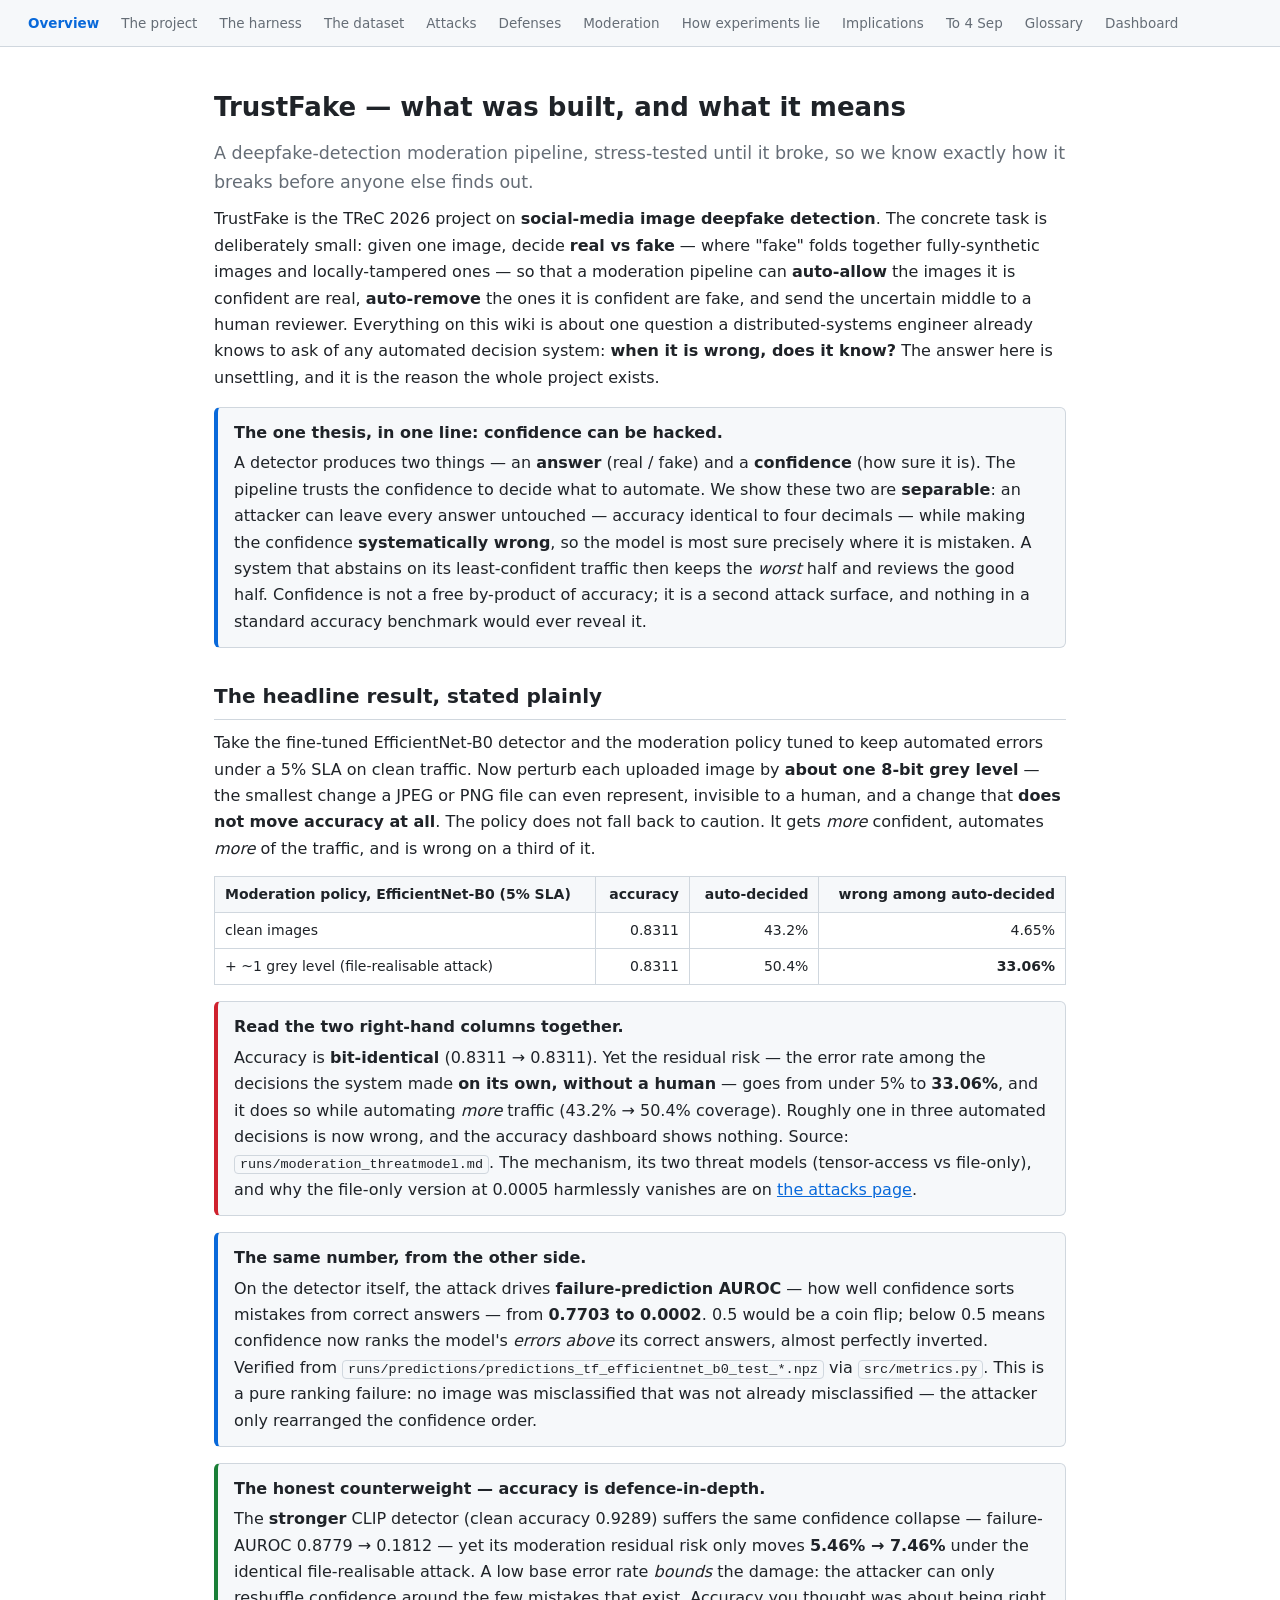
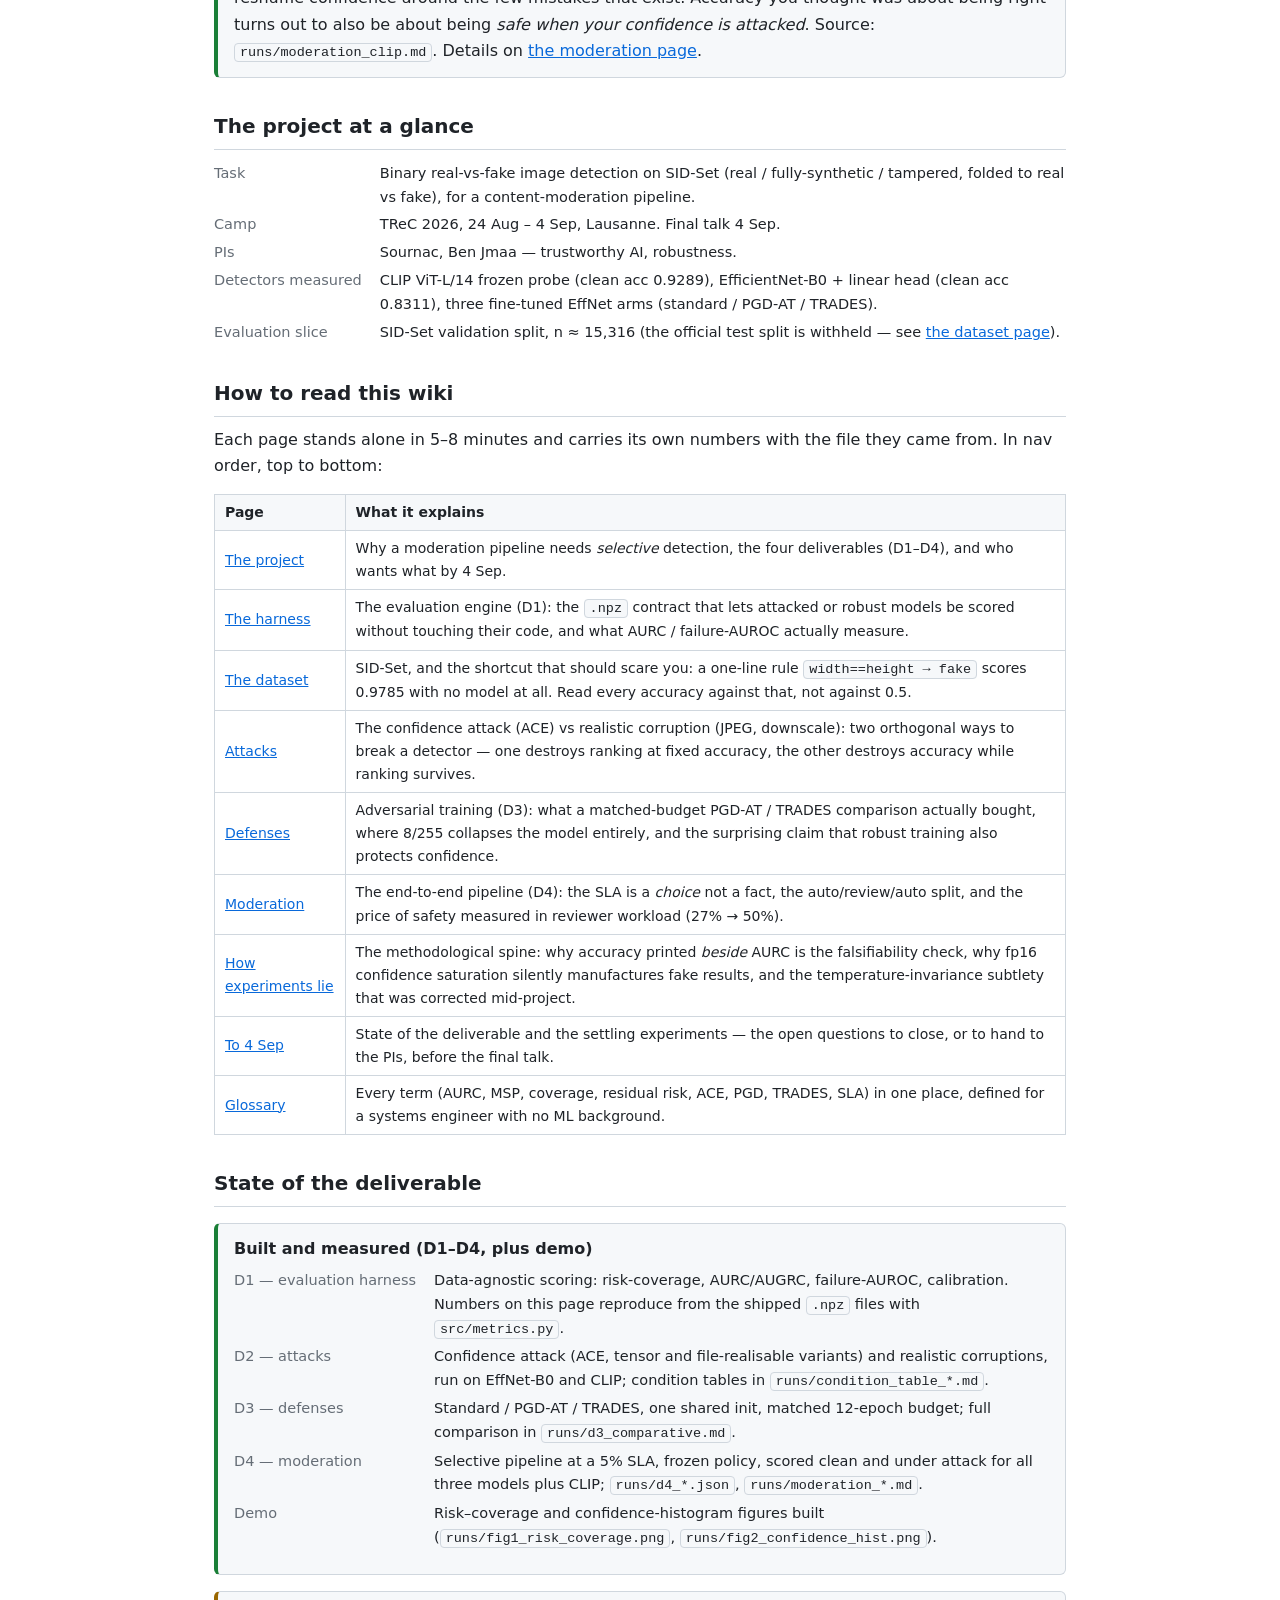
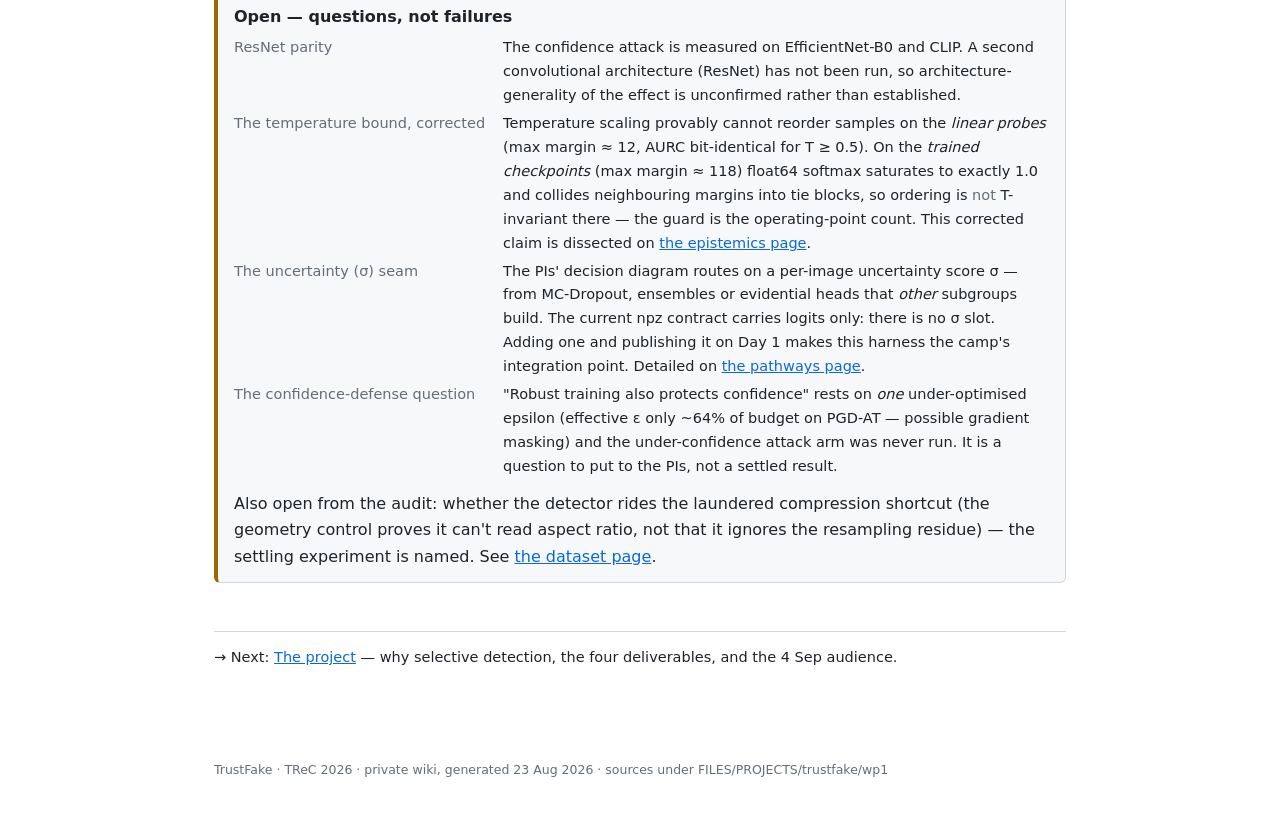
<file: docs/wiki/index.html>
<!doctype html><html lang="en"><head><meta charset="utf-8">
<meta name="viewport" content="width=device-width,initial-scale=1">
<title>Overview · TrustFake wiki</title>
<link rel="stylesheet" href="style.css"></head><body>
<nav>
<a href="index.html" class="here">Overview</a>
<a href="project.html">The project</a>
<a href="harness.html">The harness</a>
<a href="dataset.html">The dataset</a>
<a href="attacks.html">Attacks</a>
<a href="defenses.html">Defenses</a>
<a href="moderation.html">Moderation</a>
<a href="epistemics.html">How experiments lie</a>
<a href="implications.html">Implications</a>
<a href="pathways.html">To 4 Sep</a>
<a href="glossary.html">Glossary</a>
<a href="dashboard.html">Dashboard</a>
</nav>
<main>

<h1>TrustFake — what was built, and what it means</h1>
<p class="lead">A deepfake-detection moderation pipeline, stress-tested until it broke, so we
know exactly how it breaks before anyone else finds out.</p>

<p>TrustFake is the TReC 2026 project on <b>social-media image deepfake detection</b>. The
concrete task is deliberately small: given one image, decide <b>real vs fake</b> — where
"fake" folds together fully-synthetic images and locally-tampered ones — so that a moderation
pipeline can <b>auto-allow</b> the images it is confident are real, <b>auto-remove</b> the ones
it is confident are fake, and send the uncertain middle to a human reviewer. Everything on this
wiki is about one question a distributed-systems engineer already knows to ask of any automated
decision system: <b>when it is wrong, does it know?</b> The answer here is unsettling, and it is
the reason the whole project exists.</p>

<div class="box"><div class="t">The one thesis, in one line: confidence can be hacked.</div>
A detector produces two things — an <b>answer</b> (real / fake) and a <b>confidence</b> (how sure
it is). The pipeline trusts the confidence to decide what to automate. We show these two are
<b>separable</b>: an attacker can leave every answer untouched — accuracy identical to four
decimals — while making the confidence <b>systematically wrong</b>, so the model is most sure
precisely where it is mistaken. A system that abstains on its least-confident traffic then keeps
the <i>worst</i> half and reviews the good half. Confidence is not a free by-product of accuracy;
it is a second attack surface, and nothing in a standard accuracy benchmark would ever reveal it.
</div>

<h2>The headline result, stated plainly</h2>

<p>Take the fine-tuned EfficientNet-B0 detector and the moderation policy tuned to keep automated
errors under a 5% SLA on clean traffic. Now perturb each uploaded image by <b>about one 8-bit
grey level</b> — the smallest change a JPEG or PNG file can even represent, invisible to a human,
and a change that <b>does not move accuracy at all</b>. The policy does not fall back to caution.
It gets <i>more</i> confident, automates <i>more</i> of the traffic, and is wrong on a third of it.</p>

<table>
<thead><tr><th>Moderation policy, EfficientNet-B0 (5% SLA)</th>
<th class="num">accuracy</th><th class="num">auto-decided</th><th class="num">wrong among auto-decided</th></tr></thead>
<tbody>
<tr><td>clean images</td><td class="num">0.8311</td><td class="num">43.2%</td><td class="num">4.65%</td></tr>
<tr><td>+ ~1 grey level (file-realisable attack)</td><td class="num">0.8311</td><td class="num">50.4%</td><td class="num"><b>33.06%</b></td></tr>
</tbody></table>

<div class="box bad"><div class="t">Read the two right-hand columns together.</div>
Accuracy is <b>bit-identical</b> (0.8311 → 0.8311). Yet the residual risk — the error rate among
the decisions the system made <b>on its own, without a human</b> — goes from under 5% to
<b>33.06%</b>, and it does so while automating <i>more</i> traffic (43.2% → 50.4% coverage). Roughly
one in three automated decisions is now wrong, and the accuracy dashboard shows nothing. Source:
<code>runs/moderation_threatmodel.md</code>. The mechanism, its two threat models (tensor-access vs
file-only), and why the file-only version at 0.0005 harmlessly vanishes are on
<a href="attacks.html">the attacks page</a>.</div>

<div class="box"><div class="t">The same number, from the other side.</div>
On the detector itself, the attack drives <b>failure-prediction AUROC</b> — how well confidence
sorts mistakes from correct answers — from <b>0.7703 to 0.0002</b>. 0.5 would be a coin flip;
below 0.5 means confidence now ranks the model's <i>errors above</i> its correct answers, almost
perfectly inverted. Verified from <code>runs/predictions/predictions_tf_efficientnet_b0_test_*.npz</code>
via <code>src/metrics.py</code>. This is a pure ranking failure: no image was misclassified that
was not already misclassified — the attacker only rearranged the confidence order.</div>

<div class="box good"><div class="t">The honest counterweight — accuracy is defence-in-depth.</div>
The <b>stronger</b> CLIP detector (clean accuracy 0.9289) suffers the same confidence collapse —
failure-AUROC 0.8779 → 0.1812 — yet its moderation residual risk only moves <b>5.46% → 7.46%</b>
under the identical file-realisable attack. A low base error rate <i>bounds</i> the damage: the
attacker can only reshuffle confidence around the few mistakes that exist. Accuracy you thought was
about being right turns out to also be about being <i>safe when your confidence is attacked</i>.
Source: <code>runs/moderation_clip.md</code>. Details on <a href="moderation.html">the moderation
page</a>.</div>

<h2>The project at a glance</h2>
<div class="kv">
<b>Task</b><span>Binary real-vs-fake image detection on SID-Set (real / fully-synthetic / tampered, folded to real vs fake), for a content-moderation pipeline.</span>
<b>Camp</b><span>TReC 2026, 24 Aug – 4 Sep, Lausanne. Final talk 4 Sep.</span>
<b>PIs</b><span>Sournac, Ben Jmaa — trustworthy AI, robustness.</span>
<b>Detectors measured</b><span>CLIP ViT-L/14 frozen probe (clean acc 0.9289), EfficientNet-B0 + linear head (clean acc 0.8311), three fine-tuned EffNet arms (standard / PGD-AT / TRADES).</span>
<b>Evaluation slice</b><span>SID-Set validation split, n ≈ 15,316 (the official test split is withheld — see <a href="dataset.html">the dataset page</a>).</span>
</div>

<h2>How to read this wiki</h2>
<p>Each page stands alone in 5–8 minutes and carries its own numbers with the file they came from.
In nav order, top to bottom:</p>
<table>
<thead><tr><th>Page</th><th>What it explains</th></tr></thead>
<tbody>
<tr><td><a href="project.html">The project</a></td><td>Why a moderation pipeline needs <i>selective</i> detection, the four deliverables (D1–D4), and who wants what by 4 Sep.</td></tr>
<tr><td><a href="harness.html">The harness</a></td><td>The evaluation engine (D1): the <code>.npz</code> contract that lets attacked or robust models be scored without touching their code, and what AURC / failure-AUROC actually measure.</td></tr>
<tr><td><a href="dataset.html">The dataset</a></td><td>SID-Set, and the shortcut that should scare you: a one-line rule <code>width==height → fake</code> scores 0.9785 with no model at all. Read every accuracy against that, not against 0.5.</td></tr>
<tr><td><a href="attacks.html">Attacks</a></td><td>The confidence attack (ACE) vs realistic corruption (JPEG, downscale): two orthogonal ways to break a detector — one destroys ranking at fixed accuracy, the other destroys accuracy while ranking survives.</td></tr>
<tr><td><a href="defenses.html">Defenses</a></td><td>Adversarial training (D3): what a matched-budget PGD-AT / TRADES comparison actually bought, where 8/255 collapses the model entirely, and the surprising claim that robust training also protects confidence.</td></tr>
<tr><td><a href="moderation.html">Moderation</a></td><td>The end-to-end pipeline (D4): the SLA is a <i>choice</i> not a fact, the auto/review/auto split, and the price of safety measured in reviewer workload (27% → 50%).</td></tr>
<tr><td><a href="epistemics.html">How experiments lie</a></td><td>The methodological spine: why accuracy printed <i>beside</i> AURC is the falsifiability check, why fp16 confidence saturation silently manufactures fake results, and the temperature-invariance subtlety that was corrected mid-project.</td></tr>
<tr><td><a href="pathways.html">To 4 Sep</a></td><td>State of the deliverable and the settling experiments — the open questions to close, or to hand to the PIs, before the final talk.</td></tr>
<tr><td><a href="glossary.html">Glossary</a></td><td>Every term (AURC, MSP, coverage, residual risk, ACE, PGD, TRADES, SLA) in one place, defined for a systems engineer with no ML background.</td></tr>
</tbody></table>

<h2>State of the deliverable</h2>

<div class="box good"><div class="t">Built and measured (D1–D4, plus demo)</div>
<div class="kv" style="margin-top:6px">
<b>D1 — evaluation harness</b><span>Data-agnostic scoring: risk-coverage, AURC/AUGRC, failure-AUROC, calibration. Numbers on this page reproduce from the shipped <code>.npz</code> files with <code>src/metrics.py</code>.</span>
<b>D2 — attacks</b><span>Confidence attack (ACE, tensor and file-realisable variants) and realistic corruptions, run on EffNet-B0 and CLIP; condition tables in <code>runs/condition_table_*.md</code>.</span>
<b>D3 — defenses</b><span>Standard / PGD-AT / TRADES, one shared init, matched 12-epoch budget; full comparison in <code>runs/d3_comparative.md</code>.</span>
<b>D4 — moderation</b><span>Selective pipeline at a 5% SLA, frozen policy, scored clean and under attack for all three models plus CLIP; <code>runs/d4_*.json</code>, <code>runs/moderation_*.md</code>.</span>
<b>Demo</b><span>Risk–coverage and confidence-histogram figures built (<code>runs/fig1_risk_coverage.png</code>, <code>runs/fig2_confidence_hist.png</code>).</span>
</div></div>

<div class="box warn"><div class="t">Open — questions, not failures</div>
<div class="kv" style="margin-top:6px">
<b>ResNet parity</b><span>The confidence attack is measured on EfficientNet-B0 and CLIP. A second convolutional architecture (ResNet) has not been run, so architecture-generality of the effect is unconfirmed rather than established.</span>
<b>The temperature bound, corrected</b><span>Temperature scaling provably cannot reorder samples on the <i>linear probes</i> (max margin ≈ 12, AURC bit-identical for T ≥ 0.5). On the <i>trained checkpoints</i> (max margin ≈ 118) float64 softmax saturates to exactly 1.0 and collides neighbouring margins into tie blocks, so ordering is <b>not</b> T-invariant there — the guard is the operating-point count. This corrected claim is dissected on <a href="epistemics.html">the epistemics page</a>.</span>
<b>The uncertainty (σ) seam</b><span>The PIs' decision diagram routes on a per-image uncertainty score σ — from MC-Dropout, ensembles or evidential heads that <i>other</i> subgroups build. The current npz contract carries logits only: there is no σ slot. Adding one and publishing it on Day 1 makes this harness the camp's integration point. Detailed on <a href="pathways.html">the pathways page</a>.</span>
<b>The confidence-defense question</b><span>"Robust training also protects confidence" rests on <i>one</i> under-optimised epsilon (effective ε only ~64% of budget on PGD-AT — possible gradient masking) and the under-confidence attack arm was never run. It is a question to put to the PIs, not a settled result.</span>
</div>
Also open from the audit: whether the detector rides the laundered compression shortcut (the geometry control proves it can't read aspect ratio, not that it ignores the resampling residue) — the settling experiment is named. See <a href="dataset.html">the dataset page</a>.</div>

<div class="next">→ Next: <a href="project.html">The project</a> — why selective detection, the four deliverables, and the 4 Sep audience.</div>

</main>
<footer>TrustFake · TReC 2026 · private wiki, generated 23 Aug 2026 · sources under
FILES/PROJECTS/trustfake/wp1</footer>
</body></html>
</file>
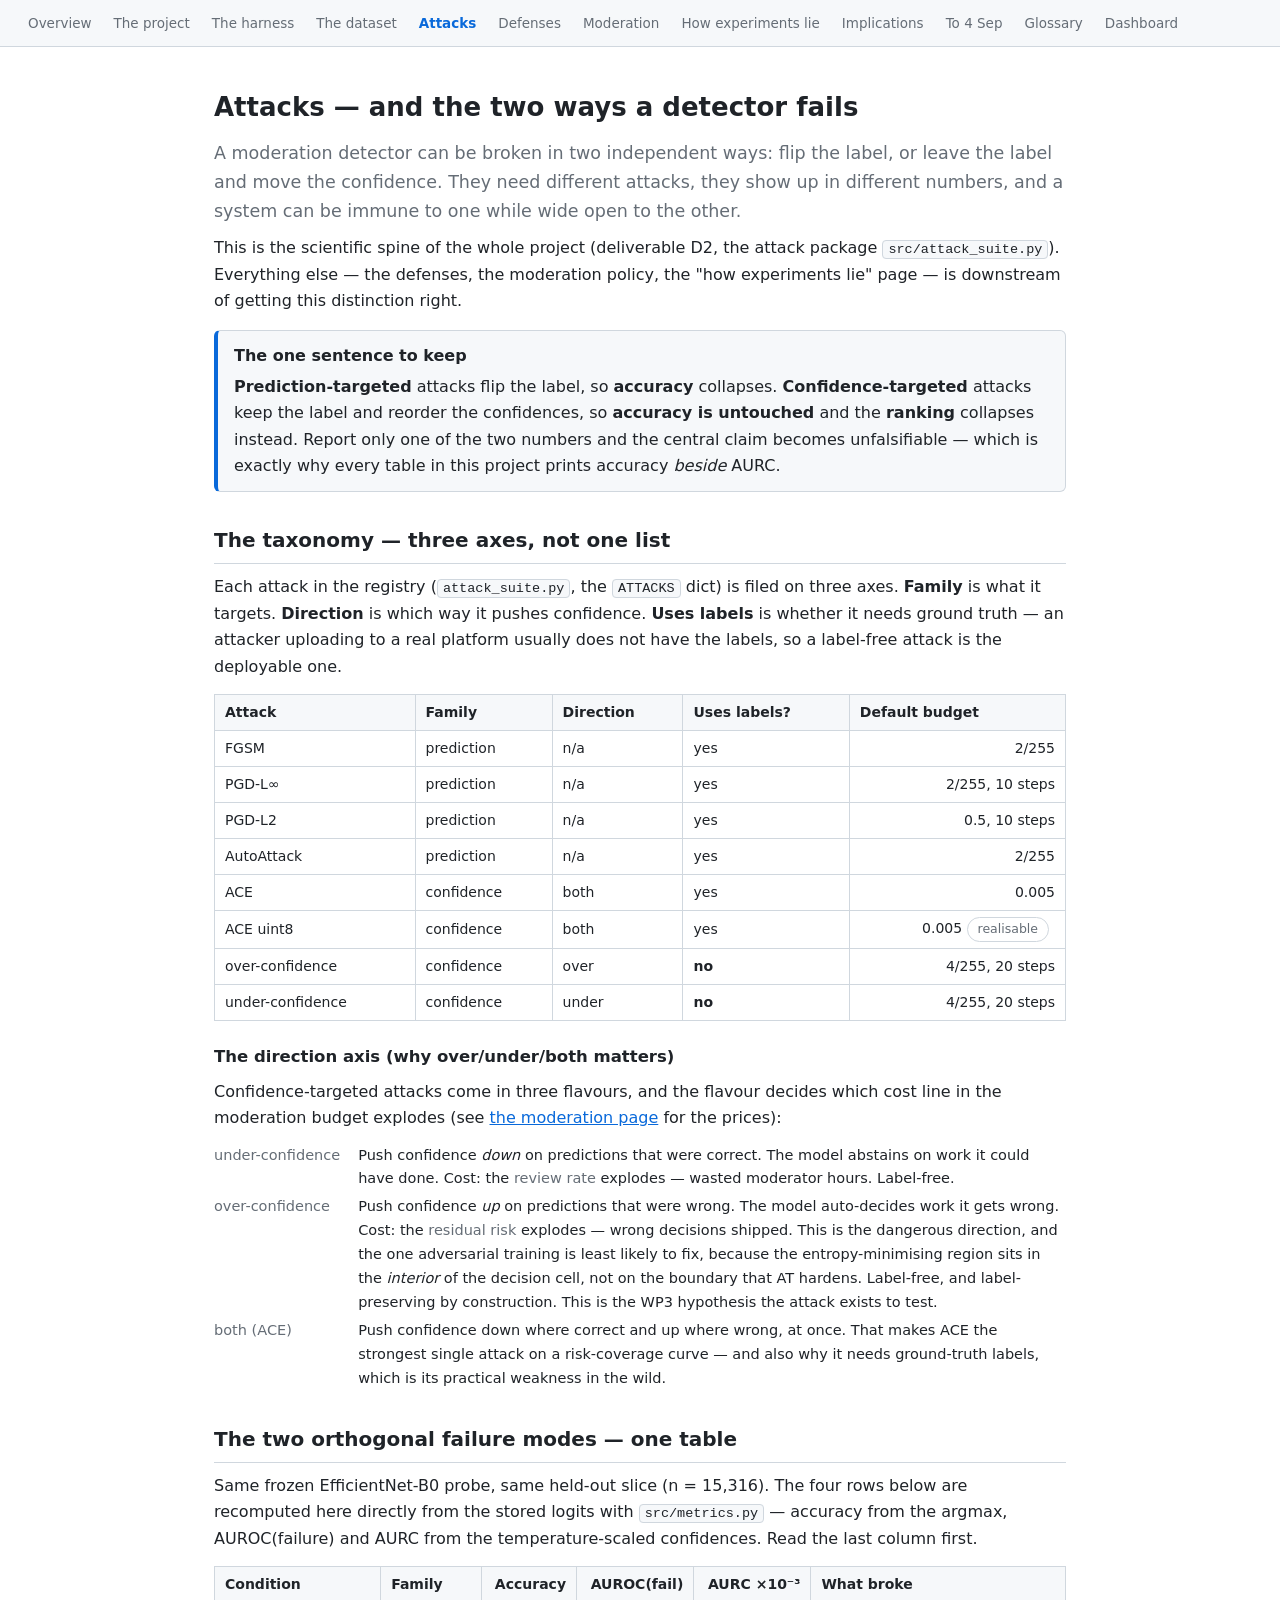
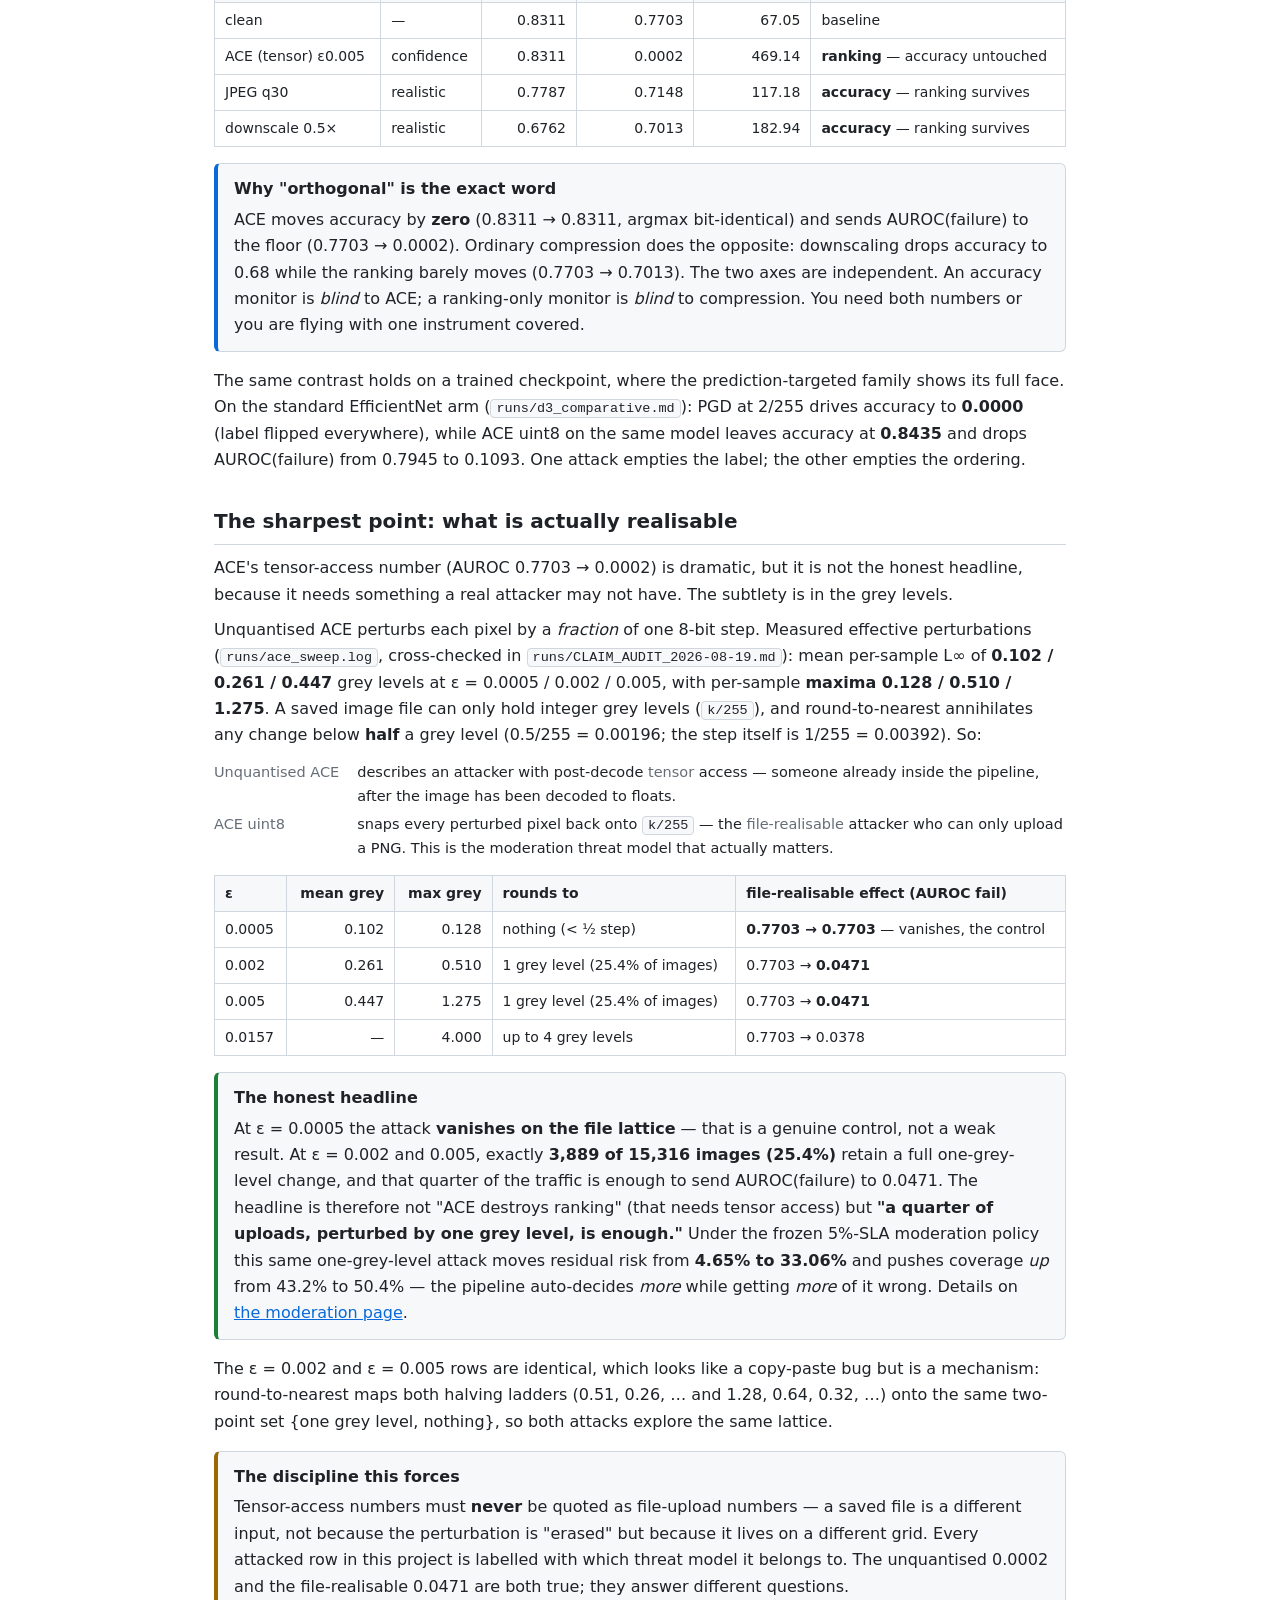
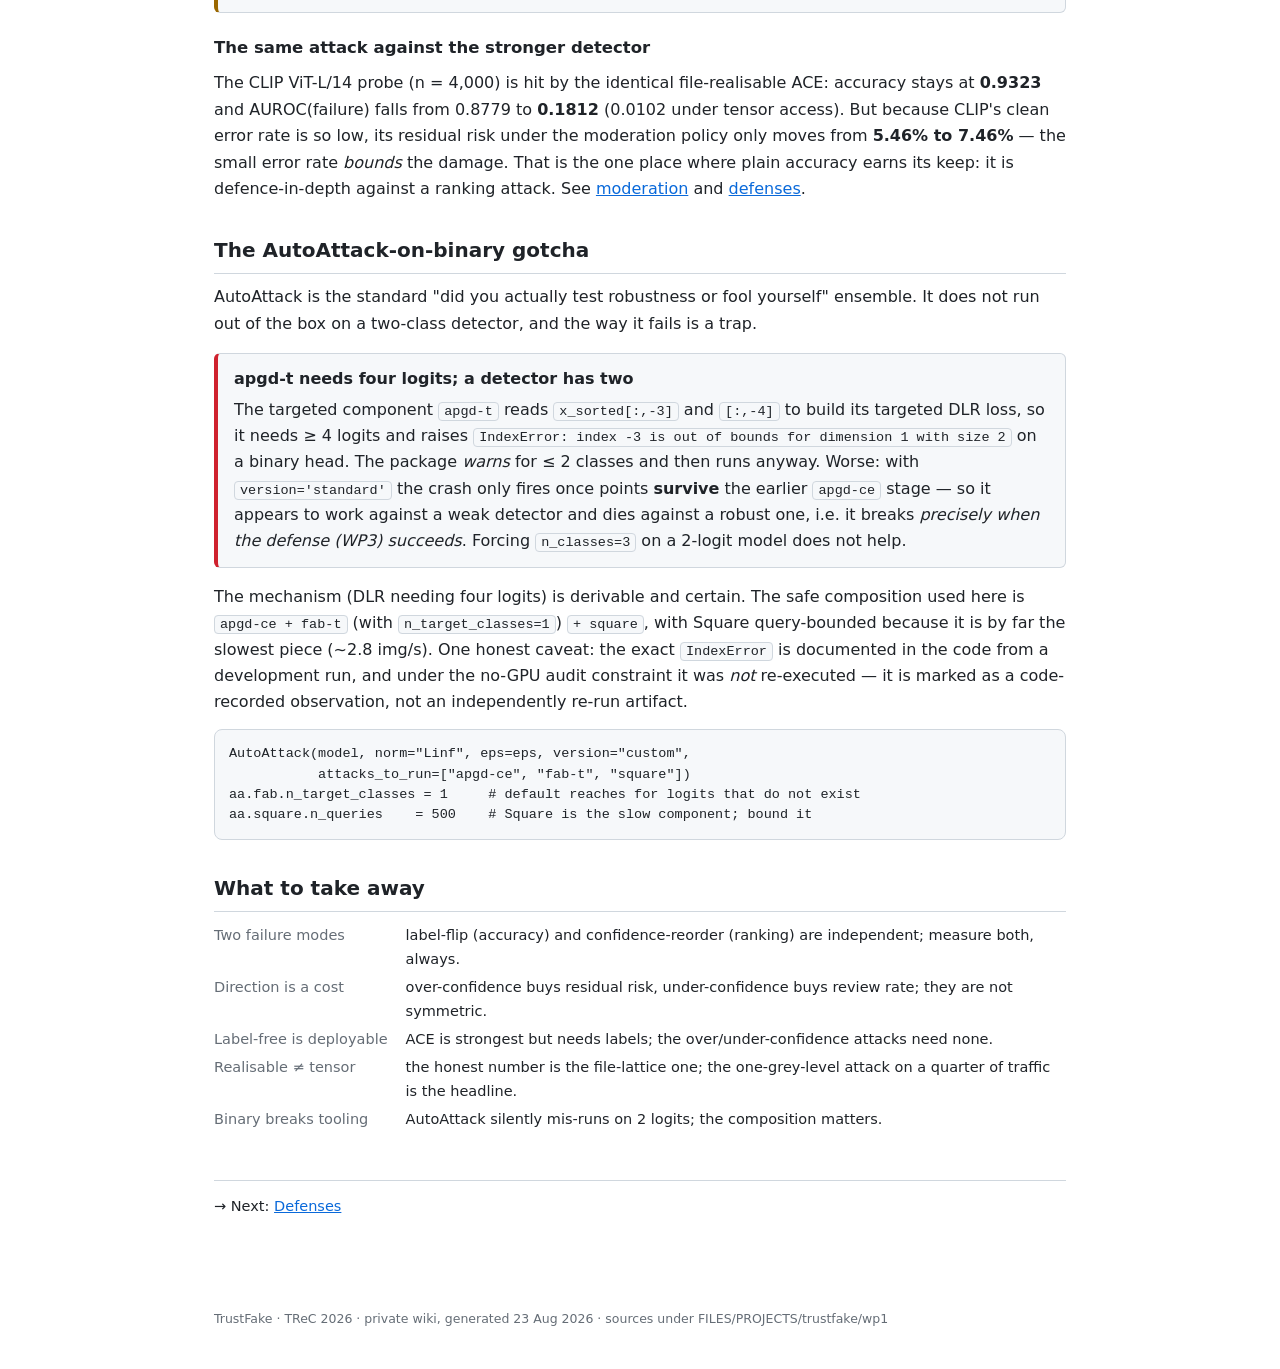
<file: docs/wiki/attacks.html>
<!doctype html><html lang="en"><head><meta charset="utf-8">
<meta name="viewport" content="width=device-width,initial-scale=1">
<title>Attacks · TrustFake wiki</title>
<link rel="stylesheet" href="style.css"></head><body>
<nav>
<a href="index.html">Overview</a>
<a href="project.html">The project</a>
<a href="harness.html">The harness</a>
<a href="dataset.html">The dataset</a>
<a href="attacks.html" class="here">Attacks</a>
<a href="defenses.html">Defenses</a>
<a href="moderation.html">Moderation</a>
<a href="epistemics.html">How experiments lie</a>
<a href="implications.html">Implications</a>
<a href="pathways.html">To 4 Sep</a>
<a href="glossary.html">Glossary</a>
<a href="dashboard.html">Dashboard</a>
</nav>
<main>

<h1>Attacks — and the two ways a detector fails</h1>
<p class="lead">A moderation detector can be broken in two independent ways: flip the label,
or leave the label and move the confidence. They need different attacks, they show up in
different numbers, and a system can be immune to one while wide open to the other.</p>

<p>This is the scientific spine of the whole project (deliverable D2, the attack package
<code>src/attack_suite.py</code>). Everything else — the defenses, the moderation policy,
the "how experiments lie" page — is downstream of getting this distinction right.</p>

<div class="box"><div class="t">The one sentence to keep</div>
<b>Prediction-targeted</b> attacks flip the label, so <b>accuracy</b> collapses.
<b>Confidence-targeted</b> attacks keep the label and reorder the confidences, so
<b>accuracy is untouched</b> and the <b>ranking</b> collapses instead. Report only one of
the two numbers and the central claim becomes unfalsifiable — which is exactly why every
table in this project prints accuracy <em>beside</em> AURC.</div>

<h2>The taxonomy — three axes, not one list</h2>
<p>Each attack in the registry (<code>attack_suite.py</code>, the <code>ATTACKS</code> dict)
is filed on three axes. <b>Family</b> is what it targets. <b>Direction</b> is which way it
pushes confidence. <b>Uses labels</b> is whether it needs ground truth — an attacker uploading
to a real platform usually does not have the labels, so a label-free attack is the deployable
one.</p>

<table>
<tr><th>Attack</th><th>Family</th><th>Direction</th><th>Uses labels?</th><th>Default budget</th></tr>
<tr><td>FGSM</td><td>prediction</td><td>n/a</td><td>yes</td><td class="num">2/255</td></tr>
<tr><td>PGD-L∞</td><td>prediction</td><td>n/a</td><td>yes</td><td class="num">2/255, 10 steps</td></tr>
<tr><td>PGD-L2</td><td>prediction</td><td>n/a</td><td>yes</td><td class="num">0.5, 10 steps</td></tr>
<tr><td>AutoAttack</td><td>prediction</td><td>n/a</td><td>yes</td><td class="num">2/255</td></tr>
<tr><td>ACE</td><td>confidence</td><td>both</td><td>yes</td><td class="num">0.005</td></tr>
<tr><td>ACE&nbsp;uint8</td><td>confidence</td><td>both</td><td>yes</td><td class="num">0.005 <span class="pill">realisable</span></td></tr>
<tr><td>over-confidence</td><td>confidence</td><td>over</td><td><b>no</b></td><td class="num">4/255, 20 steps</td></tr>
<tr><td>under-confidence</td><td>confidence</td><td>under</td><td><b>no</b></td><td class="num">4/255, 20 steps</td></tr>
</table>

<h3>The direction axis (why over/under/both matters)</h3>
<p>Confidence-targeted attacks come in three flavours, and the flavour decides which cost line
in the moderation budget explodes (see <a href="moderation.html">the moderation page</a> for the
prices):</p>
<div class="kv">
<b>under-confidence</b><span>Push confidence <em>down</em> on predictions that were correct.
The model abstains on work it could have done. Cost: the <b>review rate</b> explodes — wasted
moderator hours. Label-free.</span>
<b>over-confidence</b><span>Push confidence <em>up</em> on predictions that were wrong. The model
auto-decides work it gets wrong. Cost: the <b>residual risk</b> explodes — wrong decisions shipped.
This is the dangerous direction, and the one adversarial training is least likely to fix, because
the entropy-minimising region sits in the <em>interior</em> of the decision cell, not on the
boundary that AT hardens. Label-free, and label-preserving by construction. This is the WP3
hypothesis the attack exists to test.</span>
<b>both (ACE)</b><span>Push confidence down where correct and up where wrong, at once. That makes
ACE the strongest single attack on a risk-coverage curve — and also why it needs ground-truth
labels, which is its practical weakness in the wild.</span>
</div>

<h2>The two orthogonal failure modes — one table</h2>
<p>Same frozen EfficientNet-B0 probe, same held-out slice (n = 15,316). The four rows below are
recomputed here directly from the stored logits with <code>src/metrics.py</code> — accuracy from
the argmax, AUROC(failure) and AURC from the temperature-scaled confidences. Read the last column
first.</p>

<table>
<tr><th>Condition</th><th>Family</th><th class="num">Accuracy</th><th class="num">AUROC(fail)</th><th class="num">AURC ×10⁻³</th><th>What broke</th></tr>
<tr><td>clean</td><td>—</td><td class="num">0.8311</td><td class="num">0.7703</td><td class="num">67.05</td><td>baseline</td></tr>
<tr><td>ACE (tensor) ε0.005</td><td>confidence</td><td class="num">0.8311</td><td class="num">0.0002</td><td class="num">469.14</td><td><b>ranking</b> — accuracy untouched</td></tr>
<tr><td>JPEG q30</td><td>realistic</td><td class="num">0.7787</td><td class="num">0.7148</td><td class="num">117.18</td><td><b>accuracy</b> — ranking survives</td></tr>
<tr><td>downscale 0.5×</td><td>realistic</td><td class="num">0.6762</td><td class="num">0.7013</td><td class="num">182.94</td><td><b>accuracy</b> — ranking survives</td></tr>
</table>

<div class="box"><div class="t">Why "orthogonal" is the exact word</div>
ACE moves accuracy by <b>zero</b> (0.8311 → 0.8311, argmax bit-identical) and sends AUROC(failure)
to the floor (0.7703 → 0.0002). Ordinary compression does the opposite: downscaling drops accuracy
to 0.68 while the ranking barely moves (0.7703 → 0.7013). The two axes are independent. An
accuracy monitor is <em>blind</em> to ACE; a ranking-only monitor is <em>blind</em> to compression.
You need both numbers or you are flying with one instrument covered.</div>

<p>The same contrast holds on a trained checkpoint, where the prediction-targeted family shows its
full face. On the standard EfficientNet arm (<code>runs/d3_comparative.md</code>): PGD at 2/255
drives accuracy to <b>0.0000</b> (label flipped everywhere), while ACE uint8 on the same model
leaves accuracy at <b>0.8435</b> and drops AUROC(failure) from 0.7945 to 0.1093. One attack empties
the label; the other empties the ordering.</p>

<h2>The sharpest point: what is actually realisable</h2>
<p>ACE's tensor-access number (AUROC 0.7703 → 0.0002) is dramatic, but it is not the honest
headline, because it needs something a real attacker may not have. The subtlety is in the grey
levels.</p>

<p>Unquantised ACE perturbs each pixel by a <em>fraction</em> of one 8-bit step. Measured effective
perturbations (<code>runs/ace_sweep.log</code>, cross-checked in
<code>runs/CLAIM_AUDIT_2026-08-19.md</code>): mean per-sample L∞ of
<b>0.102 / 0.261 / 0.447</b> grey levels at ε = 0.0005 / 0.002 / 0.005, with per-sample
<b>maxima 0.128 / 0.510 / 1.275</b>. A saved image file can only hold integer grey levels
(<code>k/255</code>), and round-to-nearest annihilates any change below <b>half</b> a grey level
(0.5/255 = 0.00196; the step itself is 1/255 = 0.00392). So:</p>

<div class="kv">
<b>Unquantised ACE</b><span>describes an attacker with post-decode <b>tensor</b> access — someone
already inside the pipeline, after the image has been decoded to floats.</span>
<b>ACE uint8</b><span>snaps every perturbed pixel back onto <code>k/255</code> — the
<b>file-realisable</b> attacker who can only upload a PNG. This is the moderation threat model that
actually matters.</span>
</div>

<table>
<tr><th>ε</th><th class="num">mean grey</th><th class="num">max grey</th><th>rounds to</th><th>file-realisable effect (AUROC fail)</th></tr>
<tr><td>0.0005</td><td class="num">0.102</td><td class="num">0.128</td><td>nothing (&lt; ½ step)</td><td><b>0.7703 → 0.7703</b> — vanishes, the control</td></tr>
<tr><td>0.002</td><td class="num">0.261</td><td class="num">0.510</td><td>1 grey level (25.4% of images)</td><td>0.7703 → <b>0.0471</b></td></tr>
<tr><td>0.005</td><td class="num">0.447</td><td class="num">1.275</td><td>1 grey level (25.4% of images)</td><td>0.7703 → <b>0.0471</b></td></tr>
<tr><td>0.0157</td><td class="num">—</td><td class="num">4.000</td><td>up to 4 grey levels</td><td>0.7703 → 0.0378</td></tr>
</table>

<div class="box good"><div class="t">The honest headline</div>
At ε = 0.0005 the attack <b>vanishes on the file lattice</b> — that is a genuine control, not a
weak result. At ε = 0.002 and 0.005, exactly <b>3,889 of 15,316 images (25.4%)</b> retain a full
one-grey-level change, and that quarter of the traffic is enough to send AUROC(failure) to 0.0471.
The headline is therefore not "ACE destroys ranking" (that needs tensor access) but
<b>"a quarter of uploads, perturbed by one grey level, is enough."</b> Under the frozen 5%-SLA
moderation policy this same one-grey-level attack moves residual risk from
<b>4.65% to 33.06%</b> and pushes coverage <em>up</em> from 43.2% to 50.4% — the pipeline
auto-decides <em>more</em> while getting <em>more</em> of it wrong. Details on
<a href="moderation.html">the moderation page</a>.</div>

<p>The ε = 0.002 and ε = 0.005 rows are identical, which looks like a copy-paste bug but is a
mechanism: round-to-nearest maps both halving ladders (0.51, 0.26, … and 1.28, 0.64, 0.32, …) onto
the same two-point set {one grey level, nothing}, so both attacks explore the same lattice.</p>

<div class="box warn"><div class="t">The discipline this forces</div>
Tensor-access numbers must <b>never</b> be quoted as file-upload numbers — a saved file is a
different input, not because the perturbation is "erased" but because it lives on a different grid.
Every attacked row in this project is labelled with which threat model it belongs to. The unquantised
0.0002 and the file-realisable 0.0471 are both true; they answer different questions.</div>

<h3>The same attack against the stronger detector</h3>
<p>The CLIP ViT-L/14 probe (n = 4,000) is hit by the identical file-realisable ACE: accuracy stays
at <b>0.9323</b> and AUROC(failure) falls from 0.8779 to <b>0.1812</b> (0.0102 under tensor access).
But because CLIP's clean error rate is so low, its residual risk under the moderation policy only
moves from <b>5.46% to 7.46%</b> — the small error rate <em>bounds</em> the damage. That is the one
place where plain accuracy earns its keep: it is defence-in-depth against a ranking attack. See
<a href="moderation.html">moderation</a> and <a href="defenses.html">defenses</a>.</p>

<h2>The AutoAttack-on-binary gotcha</h2>
<p>AutoAttack is the standard "did you actually test robustness or fool yourself" ensemble. It does
not run out of the box on a two-class detector, and the way it fails is a trap.</p>

<div class="box bad"><div class="t">apgd-t needs four logits; a detector has two</div>
The targeted component <code>apgd-t</code> reads <code>x_sorted[:,-3]</code> and
<code>[:,-4]</code> to build its targeted DLR loss, so it needs ≥ 4 logits and raises
<code>IndexError: index -3 is out of bounds for dimension 1 with size 2</code> on a binary head.
The package <em>warns</em> for ≤ 2 classes and then runs anyway. Worse: with
<code>version='standard'</code> the crash only fires once points <b>survive</b> the earlier
<code>apgd-ce</code> stage — so it appears to work against a weak detector and dies against a robust
one, i.e. it breaks <em>precisely when the defense (WP3) succeeds</em>. Forcing
<code>n_classes=3</code> on a 2-logit model does not help.</div>

<p>The mechanism (DLR needing four logits) is derivable and certain. The safe composition used here
is <code>apgd-ce + fab-t</code> (with <code>n_target_classes=1</code>) <code>+ square</code>, with
Square query-bounded because it is by far the slowest piece (~2.8 img/s). One honest caveat: the
exact <code>IndexError</code> is documented in the code from a development run, and under the
no-GPU audit constraint it was <em>not</em> re-executed — it is marked as a code-recorded
observation, not an independently re-run artifact.</p>

<pre><code>AutoAttack(model, norm="Linf", eps=eps, version="custom",
           attacks_to_run=["apgd-ce", "fab-t", "square"])
aa.fab.n_target_classes = 1     # default reaches for logits that do not exist
aa.square.n_queries    = 500    # Square is the slow component; bound it</code></pre>

<h2>What to take away</h2>
<div class="kv">
<b>Two failure modes</b><span>label-flip (accuracy) and confidence-reorder (ranking) are independent;
measure both, always.</span>
<b>Direction is a cost</b><span>over-confidence buys residual risk, under-confidence buys review rate;
they are not symmetric.</span>
<b>Label-free is deployable</b><span>ACE is strongest but needs labels; the over/under-confidence
attacks need none.</span>
<b>Realisable ≠ tensor</b><span>the honest number is the file-lattice one; the one-grey-level attack
on a quarter of traffic is the headline.</span>
<b>Binary breaks tooling</b><span>AutoAttack silently mis-runs on 2 logits; the composition matters.</span>
</div>

<div class="next">→ Next: <a href="defenses.html">Defenses</a></div>

</main>
<footer>TrustFake · TReC 2026 · private wiki, generated 23 Aug 2026 · sources under
FILES/PROJECTS/trustfake/wp1</footer>
</body></html>
</file>
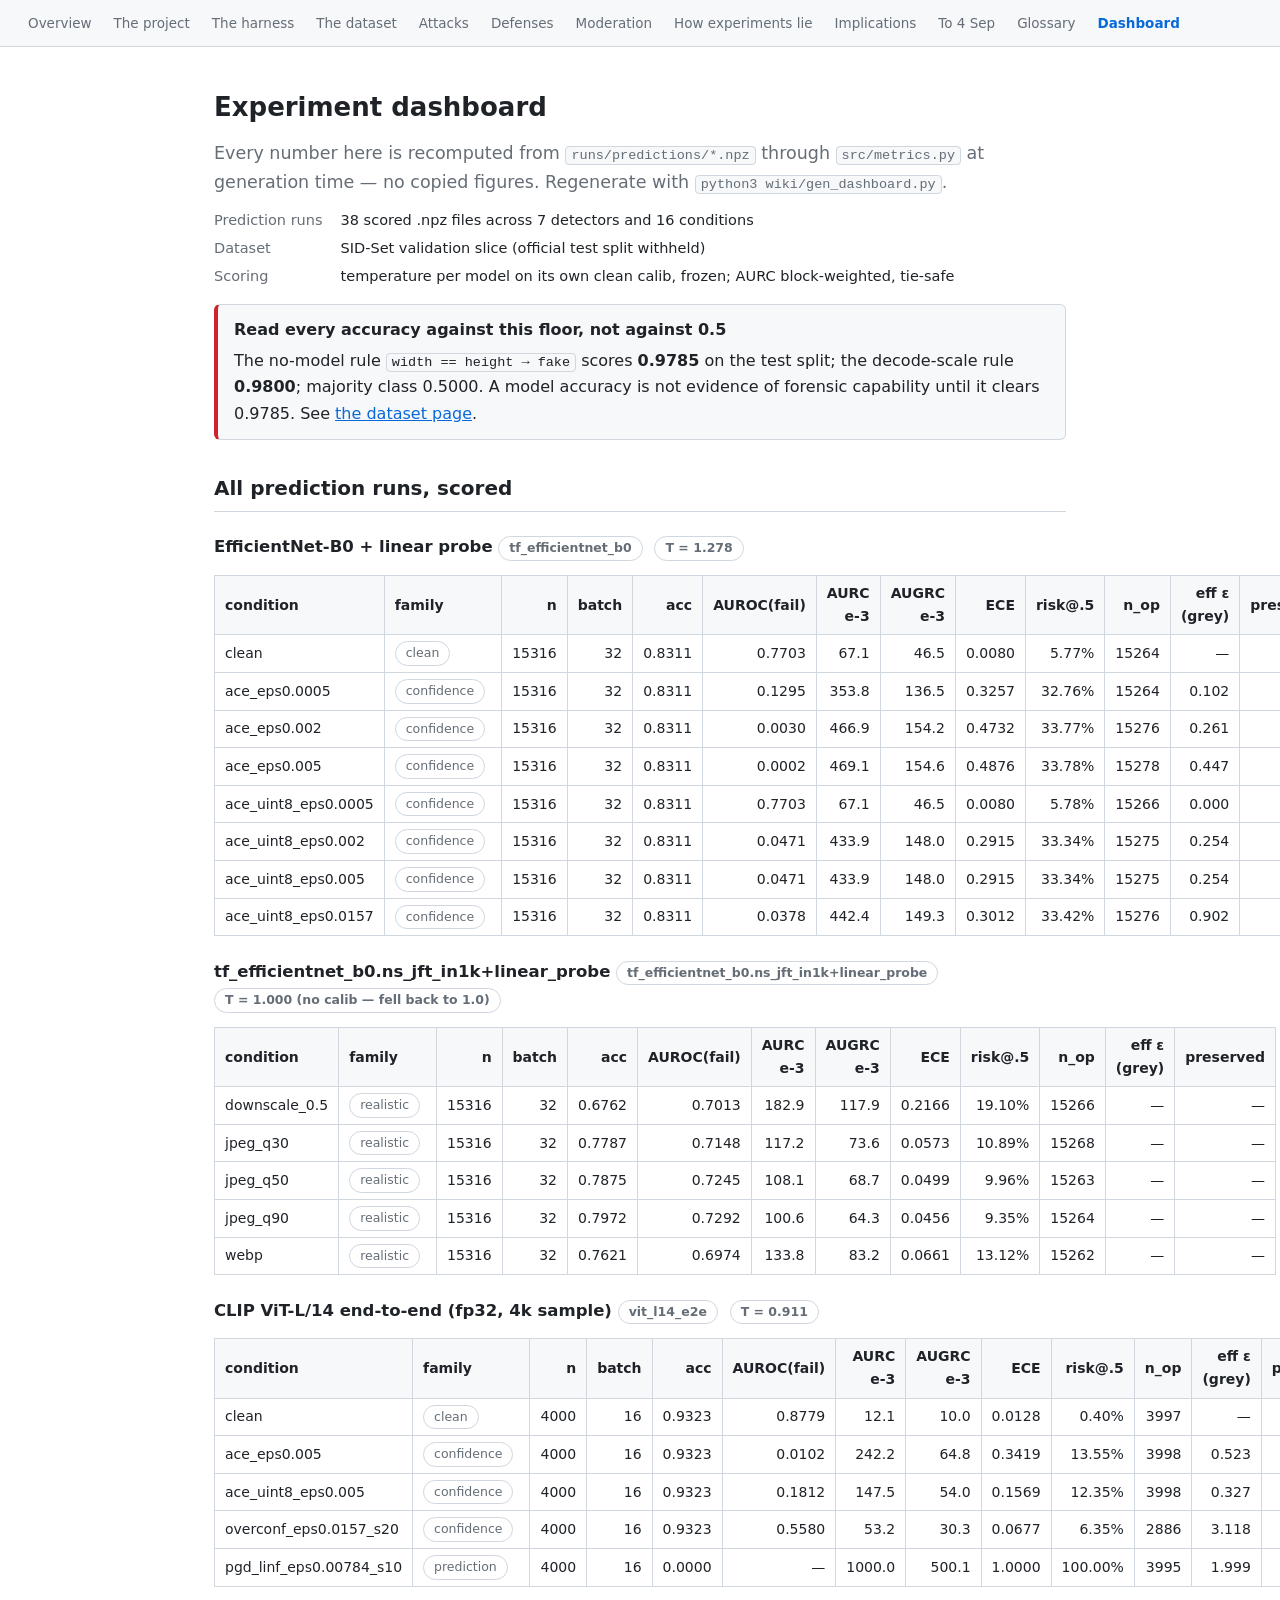
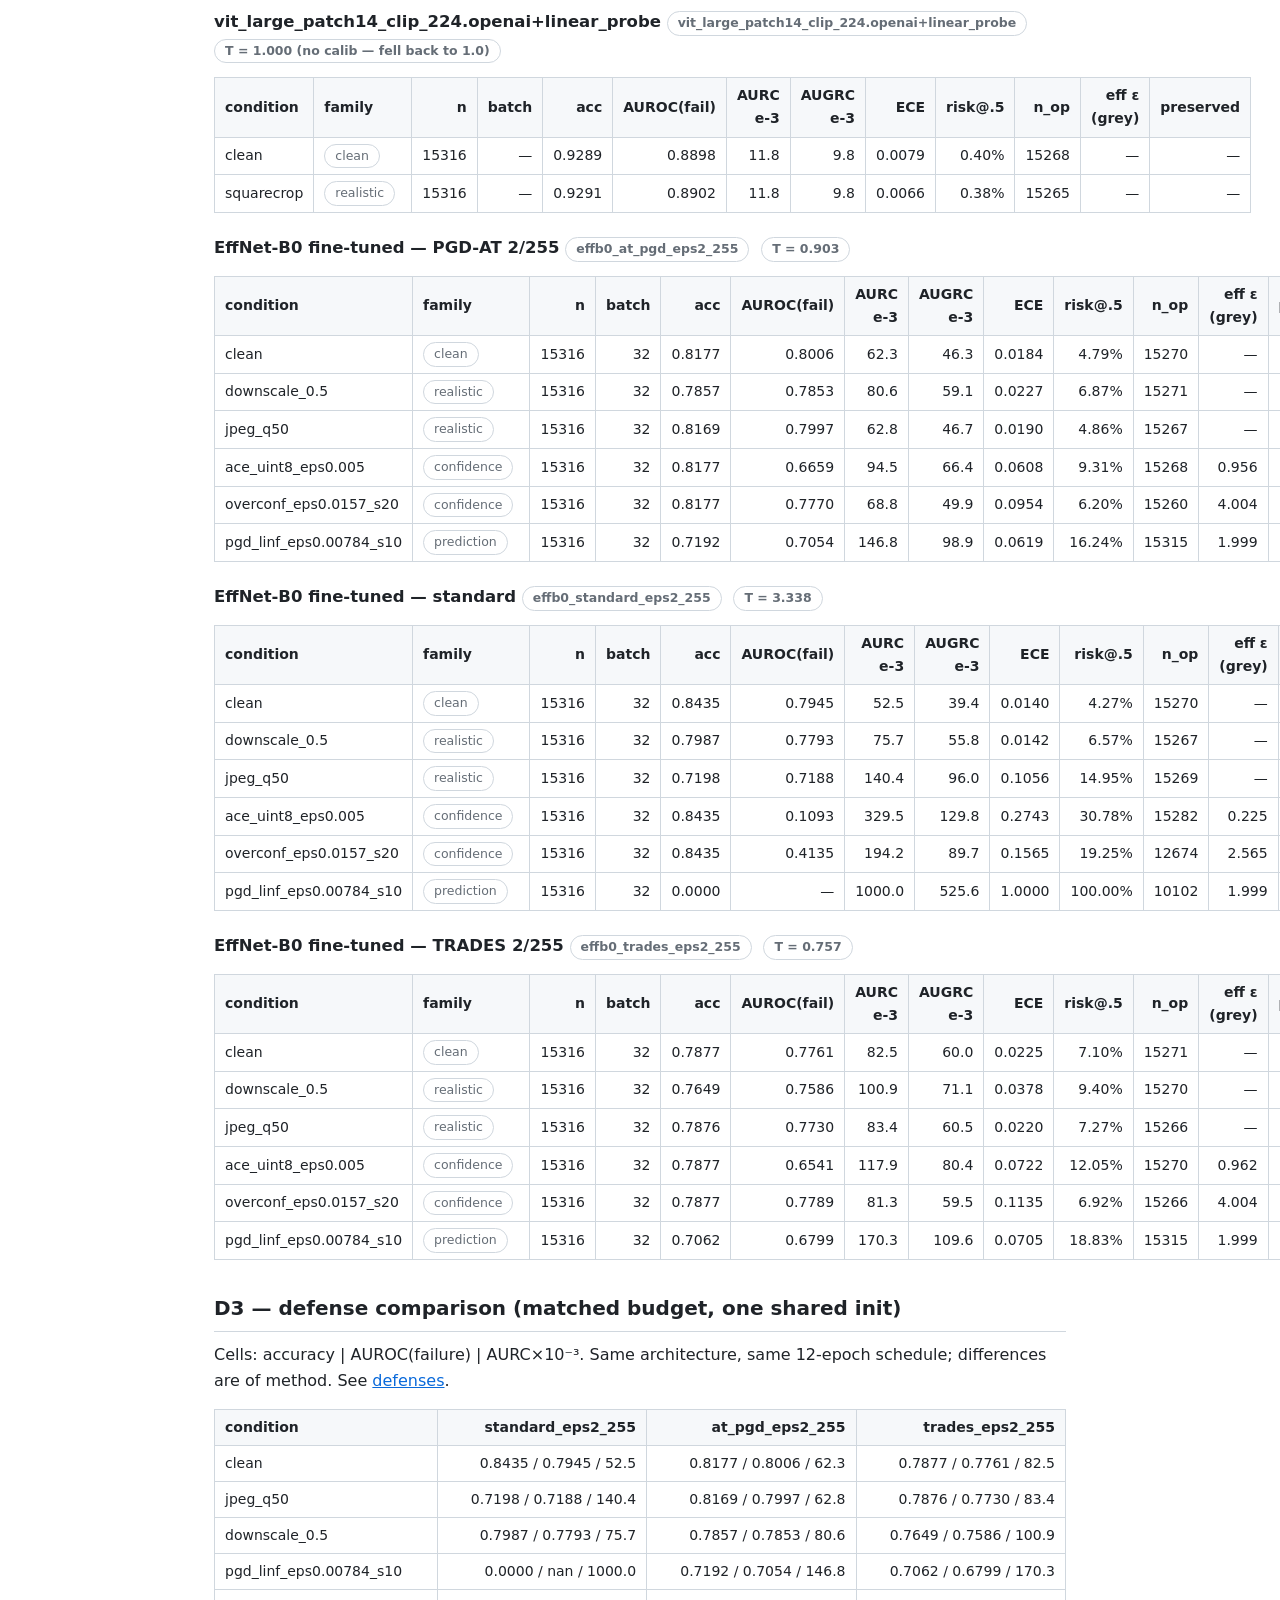
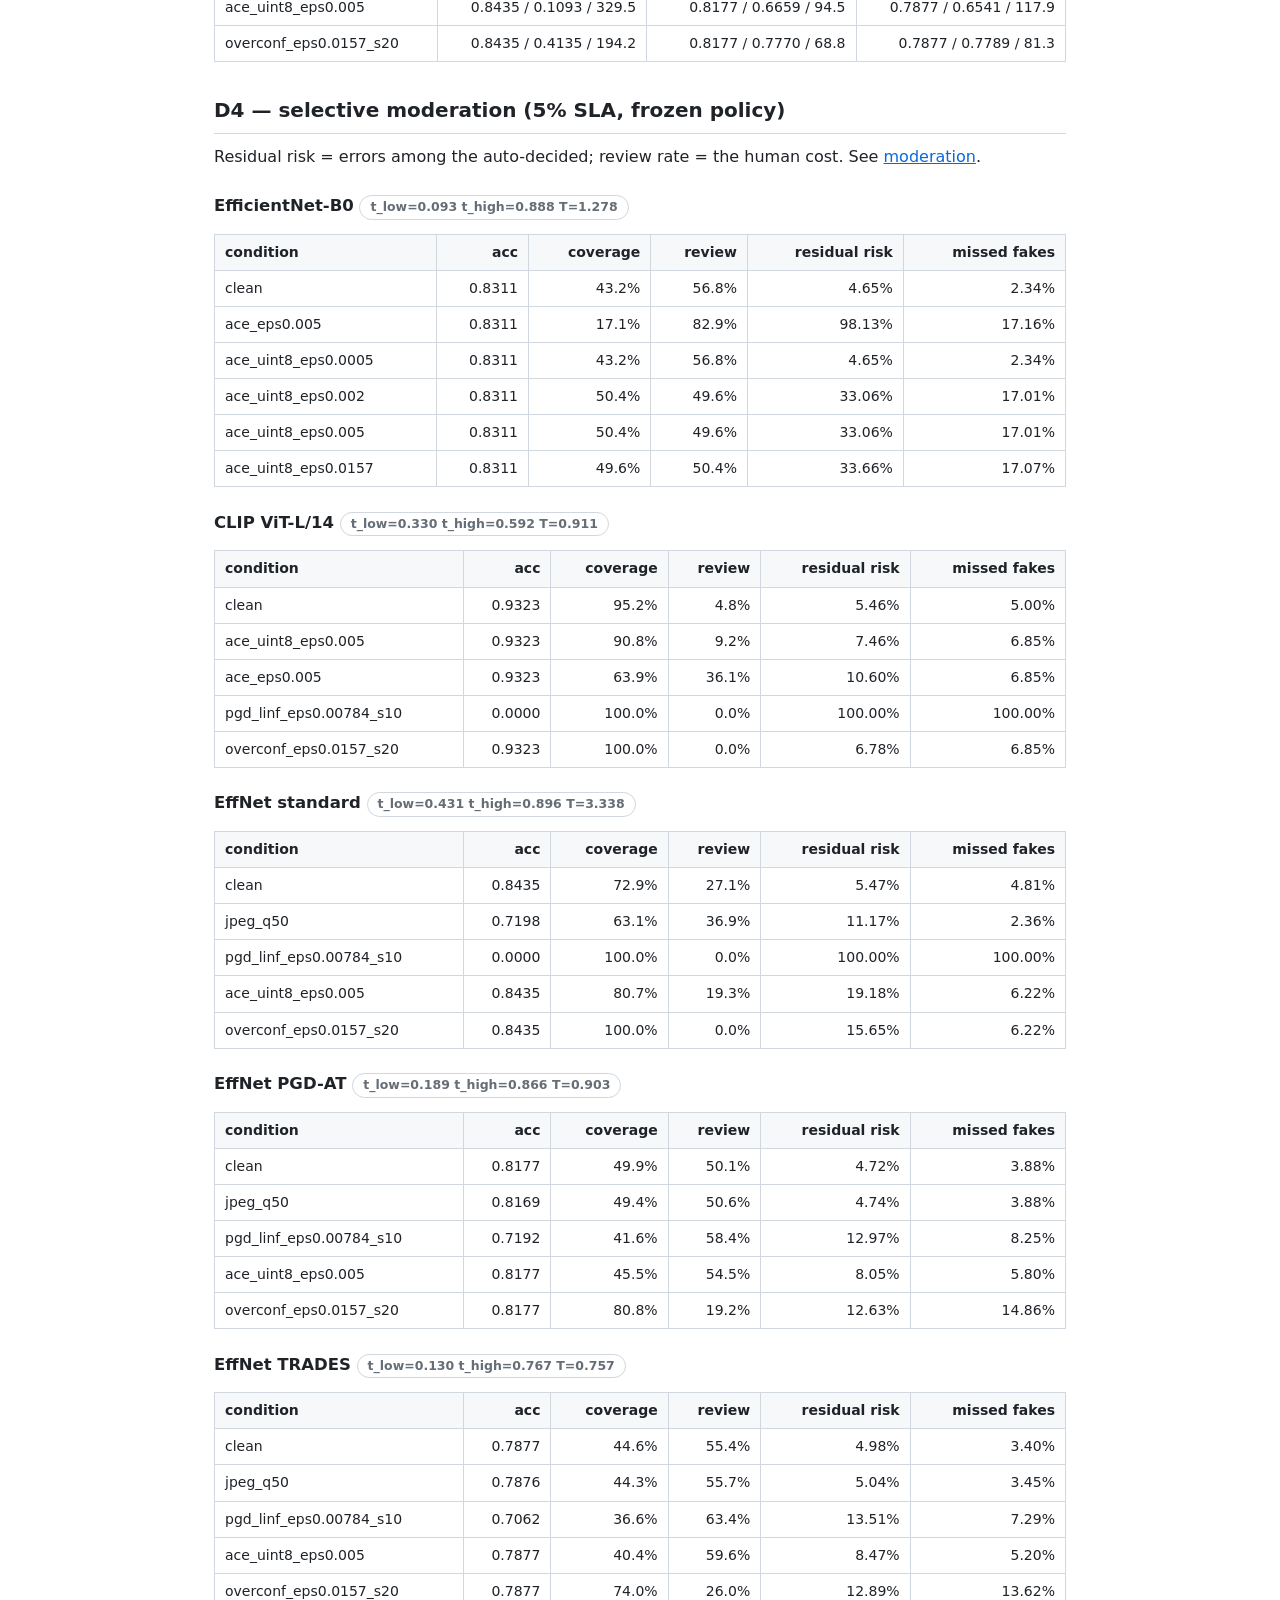
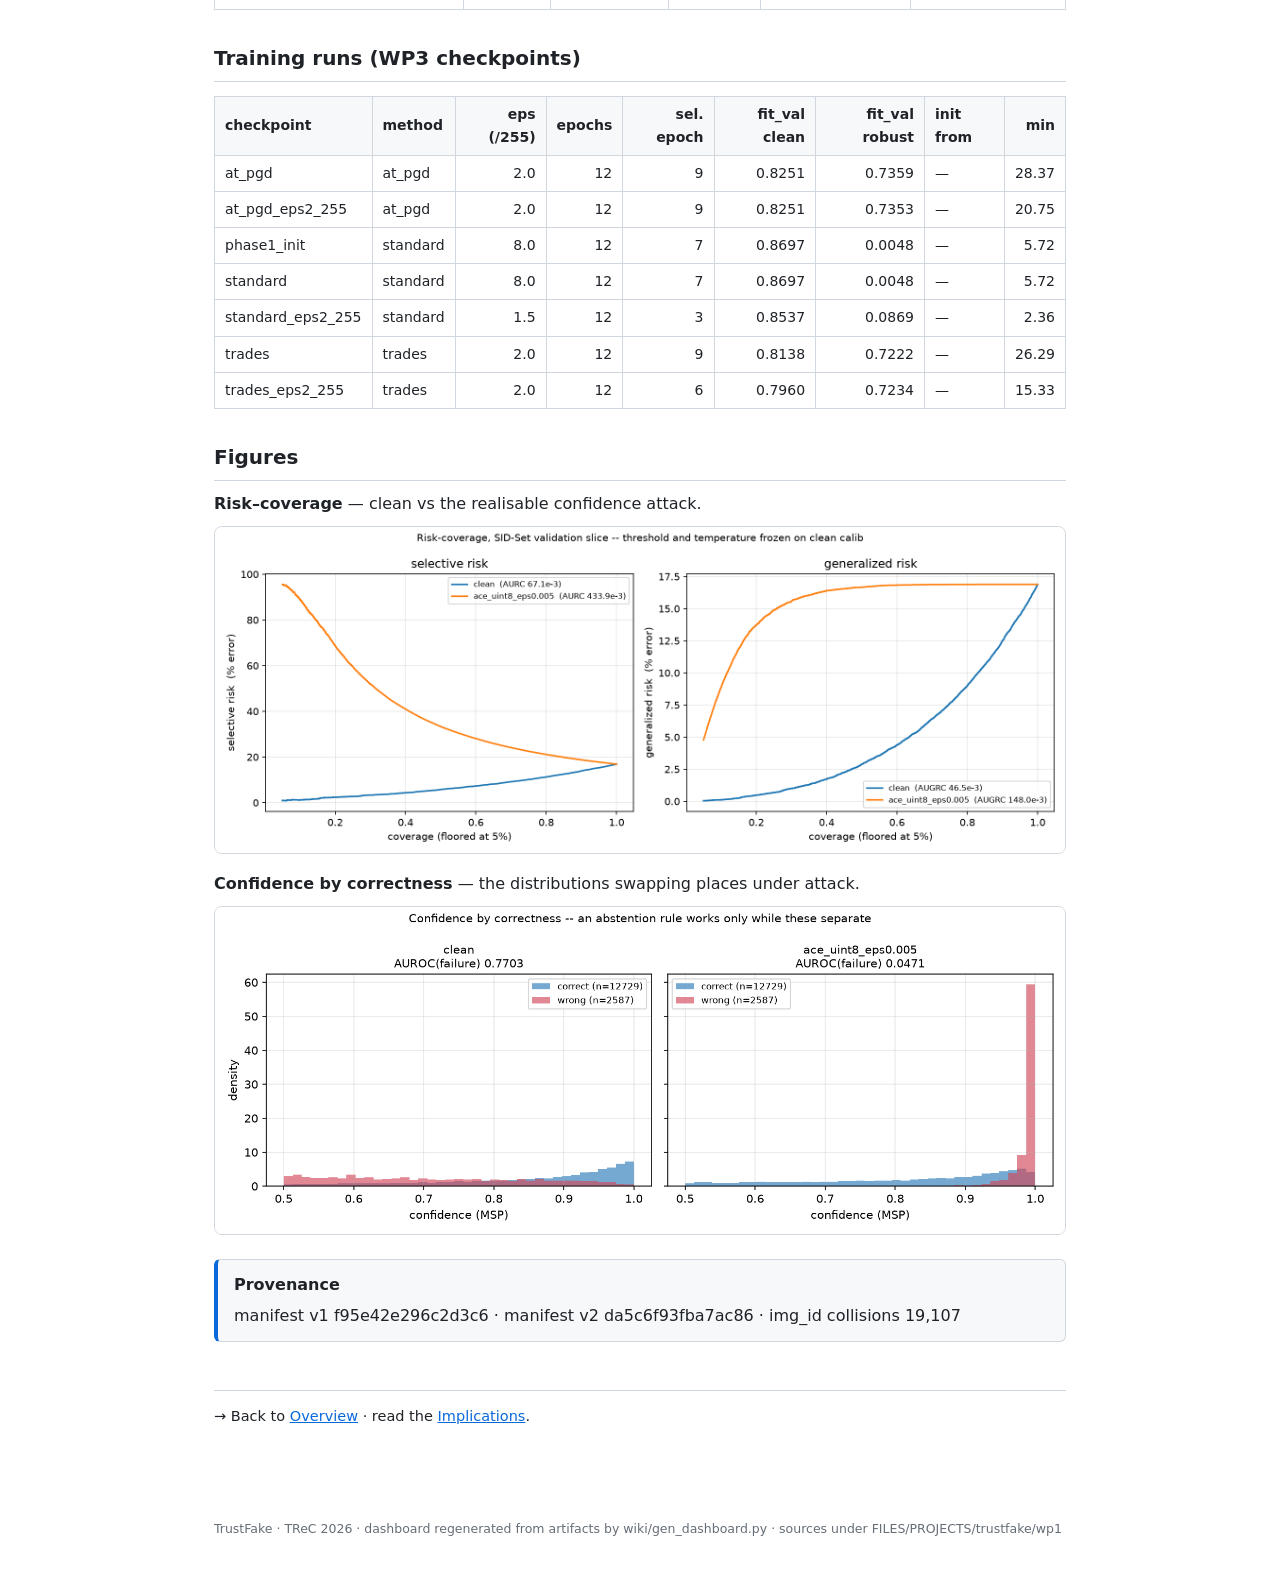
<file: docs/wiki/dashboard.html>
<!doctype html><html lang="en"><head><meta charset="utf-8">
<meta name="viewport" content="width=device-width,initial-scale=1">
<title>Dashboard · TrustFake wiki</title>
<link rel="stylesheet" href="style.css"></head><body>
<nav>
<a href="index.html">Overview</a>
<a href="project.html">The project</a>
<a href="harness.html">The harness</a>
<a href="dataset.html">The dataset</a>
<a href="attacks.html">Attacks</a>
<a href="defenses.html">Defenses</a>
<a href="moderation.html">Moderation</a>
<a href="epistemics.html">How experiments lie</a>
<a href="implications.html">Implications</a>
<a href="pathways.html">To 4 Sep</a>
<a href="glossary.html">Glossary</a>
<a href="dashboard.html" class="here">Dashboard</a>
</nav>
<main>
<h1>Experiment dashboard</h1>
<p class="lead">Every number here is recomputed from <code>runs/predictions/*.npz</code> through
<code>src/metrics.py</code> at generation time — no copied figures. Regenerate with
<code>python3 wiki/gen_dashboard.py</code>.</p>
<div class="kv">
<b>Prediction runs</b><span>38 scored .npz files across 7 detectors and 16 conditions</span>
<b>Dataset</b><span>SID-Set validation slice (official test split withheld)</span>
<b>Scoring</b><span>temperature per model on its own clean calib, frozen; AURC block-weighted, tie-safe</span>
</div>
<div class="box bad"><div class="t">Read every accuracy against this floor, not against 0.5</div>
The no-model rule <code>width == height → fake</code> scores <b>0.9785</b> on the
test split; the decode-scale rule <b>0.9800</b>; majority
class 0.5000. A model accuracy is not evidence of forensic capability until it
clears 0.9785. See <a href="dataset.html">the dataset page</a>.</div>
<h2>All prediction runs, scored</h2>
<h3>EfficientNet-B0 + linear probe <span class="pill">tf_efficientnet_b0</span> <span class="pill">T = 1.278</span></h3>
<table><tr><th>condition</th><th>family</th><th class="num">n</th><th class="num">batch</th><th class="num">acc</th><th class="num">AUROC(fail)</th><th class="num">AURC e-3</th><th class="num">AUGRC e-3</th><th class="num">ECE</th><th class="num">risk@.5</th><th class="num">n_op</th><th class="num">eff ε (grey)</th><th class="num">preserved</th></tr>
<tr><td>clean</td><td><span class="pill">clean</span></td><td class="num">15316</td><td class="num">32</td><td class="num">0.8311</td><td class="num">0.7703</td><td class="num">67.1</td><td class="num">46.5</td><td class="num">0.0080</td><td class="num">5.77%</td><td class="num">15264</td><td class="num">—</td><td class="num">—</td></tr>
<tr><td>ace_eps0.0005</td><td><span class="pill">confidence</span></td><td class="num">15316</td><td class="num">32</td><td class="num">0.8311</td><td class="num">0.1295</td><td class="num">353.8</td><td class="num">136.5</td><td class="num">0.3257</td><td class="num">32.76%</td><td class="num">15264</td><td class="num">0.102</td><td class="num">1.0000</td></tr>
<tr><td>ace_eps0.002</td><td><span class="pill">confidence</span></td><td class="num">15316</td><td class="num">32</td><td class="num">0.8311</td><td class="num">0.0030</td><td class="num">466.9</td><td class="num">154.2</td><td class="num">0.4732</td><td class="num">33.77%</td><td class="num">15276</td><td class="num">0.261</td><td class="num">1.0000</td></tr>
<tr><td>ace_eps0.005</td><td><span class="pill">confidence</span></td><td class="num">15316</td><td class="num">32</td><td class="num">0.8311</td><td class="num">0.0002</td><td class="num">469.1</td><td class="num">154.6</td><td class="num">0.4876</td><td class="num">33.78%</td><td class="num">15278</td><td class="num">0.447</td><td class="num">1.0000</td></tr>
<tr><td>ace_uint8_eps0.0005</td><td><span class="pill">confidence</span></td><td class="num">15316</td><td class="num">32</td><td class="num">0.8311</td><td class="num">0.7703</td><td class="num">67.1</td><td class="num">46.5</td><td class="num">0.0080</td><td class="num">5.78%</td><td class="num">15266</td><td class="num">0.000</td><td class="num">1.0000</td></tr>
<tr><td>ace_uint8_eps0.002</td><td><span class="pill">confidence</span></td><td class="num">15316</td><td class="num">32</td><td class="num">0.8311</td><td class="num">0.0471</td><td class="num">433.9</td><td class="num">148.0</td><td class="num">0.2915</td><td class="num">33.34%</td><td class="num">15275</td><td class="num">0.254</td><td class="num">1.0000</td></tr>
<tr><td>ace_uint8_eps0.005</td><td><span class="pill">confidence</span></td><td class="num">15316</td><td class="num">32</td><td class="num">0.8311</td><td class="num">0.0471</td><td class="num">433.9</td><td class="num">148.0</td><td class="num">0.2915</td><td class="num">33.34%</td><td class="num">15275</td><td class="num">0.254</td><td class="num">1.0000</td></tr>
<tr><td>ace_uint8_eps0.0157</td><td><span class="pill">confidence</span></td><td class="num">15316</td><td class="num">32</td><td class="num">0.8311</td><td class="num">0.0378</td><td class="num">442.4</td><td class="num">149.3</td><td class="num">0.3012</td><td class="num">33.42%</td><td class="num">15276</td><td class="num">0.902</td><td class="num">1.0000</td></tr>
</table>
<h3>tf_efficientnet_b0.ns_jft_in1k+linear_probe <span class="pill">tf_efficientnet_b0.ns_jft_in1k+linear_probe</span> <span class="pill">T = 1.000 (no calib — fell back to 1.0)</span></h3>
<table><tr><th>condition</th><th>family</th><th class="num">n</th><th class="num">batch</th><th class="num">acc</th><th class="num">AUROC(fail)</th><th class="num">AURC e-3</th><th class="num">AUGRC e-3</th><th class="num">ECE</th><th class="num">risk@.5</th><th class="num">n_op</th><th class="num">eff ε (grey)</th><th class="num">preserved</th></tr>
<tr><td>downscale_0.5</td><td><span class="pill">realistic</span></td><td class="num">15316</td><td class="num">32</td><td class="num">0.6762</td><td class="num">0.7013</td><td class="num">182.9</td><td class="num">117.9</td><td class="num">0.2166</td><td class="num">19.10%</td><td class="num">15266</td><td class="num">—</td><td class="num">—</td></tr>
<tr><td>jpeg_q30</td><td><span class="pill">realistic</span></td><td class="num">15316</td><td class="num">32</td><td class="num">0.7787</td><td class="num">0.7148</td><td class="num">117.2</td><td class="num">73.6</td><td class="num">0.0573</td><td class="num">10.89%</td><td class="num">15268</td><td class="num">—</td><td class="num">—</td></tr>
<tr><td>jpeg_q50</td><td><span class="pill">realistic</span></td><td class="num">15316</td><td class="num">32</td><td class="num">0.7875</td><td class="num">0.7245</td><td class="num">108.1</td><td class="num">68.7</td><td class="num">0.0499</td><td class="num">9.96%</td><td class="num">15263</td><td class="num">—</td><td class="num">—</td></tr>
<tr><td>jpeg_q90</td><td><span class="pill">realistic</span></td><td class="num">15316</td><td class="num">32</td><td class="num">0.7972</td><td class="num">0.7292</td><td class="num">100.6</td><td class="num">64.3</td><td class="num">0.0456</td><td class="num">9.35%</td><td class="num">15264</td><td class="num">—</td><td class="num">—</td></tr>
<tr><td>webp</td><td><span class="pill">realistic</span></td><td class="num">15316</td><td class="num">32</td><td class="num">0.7621</td><td class="num">0.6974</td><td class="num">133.8</td><td class="num">83.2</td><td class="num">0.0661</td><td class="num">13.12%</td><td class="num">15262</td><td class="num">—</td><td class="num">—</td></tr>
</table>
<h3>CLIP ViT-L/14 end-to-end (fp32, 4k sample) <span class="pill">vit_l14_e2e</span> <span class="pill">T = 0.911</span></h3>
<table><tr><th>condition</th><th>family</th><th class="num">n</th><th class="num">batch</th><th class="num">acc</th><th class="num">AUROC(fail)</th><th class="num">AURC e-3</th><th class="num">AUGRC e-3</th><th class="num">ECE</th><th class="num">risk@.5</th><th class="num">n_op</th><th class="num">eff ε (grey)</th><th class="num">preserved</th></tr>
<tr><td>clean</td><td><span class="pill">clean</span></td><td class="num">4000</td><td class="num">16</td><td class="num">0.9323</td><td class="num">0.8779</td><td class="num">12.1</td><td class="num">10.0</td><td class="num">0.0128</td><td class="num">0.40%</td><td class="num">3997</td><td class="num">—</td><td class="num">—</td></tr>
<tr><td>ace_eps0.005</td><td><span class="pill">confidence</span></td><td class="num">4000</td><td class="num">16</td><td class="num">0.9323</td><td class="num">0.0102</td><td class="num">242.2</td><td class="num">64.8</td><td class="num">0.3419</td><td class="num">13.55%</td><td class="num">3998</td><td class="num">0.523</td><td class="num">1.0000</td></tr>
<tr><td>ace_uint8_eps0.005</td><td><span class="pill">confidence</span></td><td class="num">4000</td><td class="num">16</td><td class="num">0.9323</td><td class="num">0.1812</td><td class="num">147.5</td><td class="num">54.0</td><td class="num">0.1569</td><td class="num">12.35%</td><td class="num">3998</td><td class="num">0.327</td><td class="num">1.0000</td></tr>
<tr><td>overconf_eps0.0157_s20</td><td><span class="pill">confidence</span></td><td class="num">4000</td><td class="num">16</td><td class="num">0.9323</td><td class="num">0.5580</td><td class="num">53.2</td><td class="num">30.3</td><td class="num">0.0677</td><td class="num">6.35%</td><td class="num">2886</td><td class="num">3.118</td><td class="num">1.0000</td></tr>
<tr><td>pgd_linf_eps0.00784_s10</td><td><span class="pill">prediction</span></td><td class="num">4000</td><td class="num">16</td><td class="num">0.0000</td><td class="num">—</td><td class="num">1000.0</td><td class="num">500.1</td><td class="num">1.0000</td><td class="num">100.00%</td><td class="num">3995</td><td class="num">1.999</td><td class="num">0.0678</td></tr>
</table>
<h3>vit_large_patch14_clip_224.openai+linear_probe <span class="pill">vit_large_patch14_clip_224.openai+linear_probe</span> <span class="pill">T = 1.000 (no calib — fell back to 1.0)</span></h3>
<table><tr><th>condition</th><th>family</th><th class="num">n</th><th class="num">batch</th><th class="num">acc</th><th class="num">AUROC(fail)</th><th class="num">AURC e-3</th><th class="num">AUGRC e-3</th><th class="num">ECE</th><th class="num">risk@.5</th><th class="num">n_op</th><th class="num">eff ε (grey)</th><th class="num">preserved</th></tr>
<tr><td>clean</td><td><span class="pill">clean</span></td><td class="num">15316</td><td class="num">—</td><td class="num">0.9289</td><td class="num">0.8898</td><td class="num">11.8</td><td class="num">9.8</td><td class="num">0.0079</td><td class="num">0.40%</td><td class="num">15268</td><td class="num">—</td><td class="num">—</td></tr>
<tr><td>squarecrop</td><td><span class="pill">realistic</span></td><td class="num">15316</td><td class="num">—</td><td class="num">0.9291</td><td class="num">0.8902</td><td class="num">11.8</td><td class="num">9.8</td><td class="num">0.0066</td><td class="num">0.38%</td><td class="num">15265</td><td class="num">—</td><td class="num">—</td></tr>
</table>
<h3>EffNet-B0 fine-tuned — PGD-AT 2/255 <span class="pill">effb0_at_pgd_eps2_255</span> <span class="pill">T = 0.903</span></h3>
<table><tr><th>condition</th><th>family</th><th class="num">n</th><th class="num">batch</th><th class="num">acc</th><th class="num">AUROC(fail)</th><th class="num">AURC e-3</th><th class="num">AUGRC e-3</th><th class="num">ECE</th><th class="num">risk@.5</th><th class="num">n_op</th><th class="num">eff ε (grey)</th><th class="num">preserved</th></tr>
<tr><td>clean</td><td><span class="pill">clean</span></td><td class="num">15316</td><td class="num">32</td><td class="num">0.8177</td><td class="num">0.8006</td><td class="num">62.3</td><td class="num">46.3</td><td class="num">0.0184</td><td class="num">4.79%</td><td class="num">15270</td><td class="num">—</td><td class="num">—</td></tr>
<tr><td>downscale_0.5</td><td><span class="pill">realistic</span></td><td class="num">15316</td><td class="num">32</td><td class="num">0.7857</td><td class="num">0.7853</td><td class="num">80.6</td><td class="num">59.1</td><td class="num">0.0227</td><td class="num">6.87%</td><td class="num">15271</td><td class="num">—</td><td class="num">—</td></tr>
<tr><td>jpeg_q50</td><td><span class="pill">realistic</span></td><td class="num">15316</td><td class="num">32</td><td class="num">0.8169</td><td class="num">0.7997</td><td class="num">62.8</td><td class="num">46.7</td><td class="num">0.0190</td><td class="num">4.86%</td><td class="num">15267</td><td class="num">—</td><td class="num">—</td></tr>
<tr><td>ace_uint8_eps0.005</td><td><span class="pill">confidence</span></td><td class="num">15316</td><td class="num">32</td><td class="num">0.8177</td><td class="num">0.6659</td><td class="num">94.5</td><td class="num">66.4</td><td class="num">0.0608</td><td class="num">9.31%</td><td class="num">15268</td><td class="num">0.956</td><td class="num">1.0000</td></tr>
<tr><td>overconf_eps0.0157_s20</td><td><span class="pill">confidence</span></td><td class="num">15316</td><td class="num">32</td><td class="num">0.8177</td><td class="num">0.7770</td><td class="num">68.8</td><td class="num">49.9</td><td class="num">0.0954</td><td class="num">6.20%</td><td class="num">15260</td><td class="num">4.004</td><td class="num">1.0000</td></tr>
<tr><td>pgd_linf_eps0.00784_s10</td><td><span class="pill">prediction</span></td><td class="num">15316</td><td class="num">32</td><td class="num">0.7192</td><td class="num">0.7054</td><td class="num">146.8</td><td class="num">98.9</td><td class="num">0.0619</td><td class="num">16.24%</td><td class="num">15315</td><td class="num">1.999</td><td class="num">0.9015</td></tr>
</table>
<h3>EffNet-B0 fine-tuned — standard <span class="pill">effb0_standard_eps2_255</span> <span class="pill">T = 3.338</span></h3>
<table><tr><th>condition</th><th>family</th><th class="num">n</th><th class="num">batch</th><th class="num">acc</th><th class="num">AUROC(fail)</th><th class="num">AURC e-3</th><th class="num">AUGRC e-3</th><th class="num">ECE</th><th class="num">risk@.5</th><th class="num">n_op</th><th class="num">eff ε (grey)</th><th class="num">preserved</th></tr>
<tr><td>clean</td><td><span class="pill">clean</span></td><td class="num">15316</td><td class="num">32</td><td class="num">0.8435</td><td class="num">0.7945</td><td class="num">52.5</td><td class="num">39.4</td><td class="num">0.0140</td><td class="num">4.27%</td><td class="num">15270</td><td class="num">—</td><td class="num">—</td></tr>
<tr><td>downscale_0.5</td><td><span class="pill">realistic</span></td><td class="num">15316</td><td class="num">32</td><td class="num">0.7987</td><td class="num">0.7793</td><td class="num">75.7</td><td class="num">55.8</td><td class="num">0.0142</td><td class="num">6.57%</td><td class="num">15267</td><td class="num">—</td><td class="num">—</td></tr>
<tr><td>jpeg_q50</td><td><span class="pill">realistic</span></td><td class="num">15316</td><td class="num">32</td><td class="num">0.7198</td><td class="num">0.7188</td><td class="num">140.4</td><td class="num">96.0</td><td class="num">0.1056</td><td class="num">14.95%</td><td class="num">15269</td><td class="num">—</td><td class="num">—</td></tr>
<tr><td>ace_uint8_eps0.005</td><td><span class="pill">confidence</span></td><td class="num">15316</td><td class="num">32</td><td class="num">0.8435</td><td class="num">0.1093</td><td class="num">329.5</td><td class="num">129.8</td><td class="num">0.2743</td><td class="num">30.78%</td><td class="num">15282</td><td class="num">0.225</td><td class="num">1.0000</td></tr>
<tr><td>overconf_eps0.0157_s20</td><td><span class="pill">confidence</span></td><td class="num">15316</td><td class="num">32</td><td class="num">0.8435</td><td class="num">0.4135</td><td class="num">194.2</td><td class="num">89.7</td><td class="num">0.1565</td><td class="num">19.25%</td><td class="num">12674</td><td class="num">2.565</td><td class="num">1.0000</td></tr>
<tr><td>pgd_linf_eps0.00784_s10</td><td><span class="pill">prediction</span></td><td class="num">15316</td><td class="num">32</td><td class="num">0.0000</td><td class="num">—</td><td class="num">1000.0</td><td class="num">525.6</td><td class="num">1.0000</td><td class="num">100.00%</td><td class="num">10102</td><td class="num">1.999</td><td class="num">0.1565</td></tr>
</table>
<h3>EffNet-B0 fine-tuned — TRADES 2/255 <span class="pill">effb0_trades_eps2_255</span> <span class="pill">T = 0.757</span></h3>
<table><tr><th>condition</th><th>family</th><th class="num">n</th><th class="num">batch</th><th class="num">acc</th><th class="num">AUROC(fail)</th><th class="num">AURC e-3</th><th class="num">AUGRC e-3</th><th class="num">ECE</th><th class="num">risk@.5</th><th class="num">n_op</th><th class="num">eff ε (grey)</th><th class="num">preserved</th></tr>
<tr><td>clean</td><td><span class="pill">clean</span></td><td class="num">15316</td><td class="num">32</td><td class="num">0.7877</td><td class="num">0.7761</td><td class="num">82.5</td><td class="num">60.0</td><td class="num">0.0225</td><td class="num">7.10%</td><td class="num">15271</td><td class="num">—</td><td class="num">—</td></tr>
<tr><td>downscale_0.5</td><td><span class="pill">realistic</span></td><td class="num">15316</td><td class="num">32</td><td class="num">0.7649</td><td class="num">0.7586</td><td class="num">100.9</td><td class="num">71.1</td><td class="num">0.0378</td><td class="num">9.40%</td><td class="num">15270</td><td class="num">—</td><td class="num">—</td></tr>
<tr><td>jpeg_q50</td><td><span class="pill">realistic</span></td><td class="num">15316</td><td class="num">32</td><td class="num">0.7876</td><td class="num">0.7730</td><td class="num">83.4</td><td class="num">60.5</td><td class="num">0.0220</td><td class="num">7.27%</td><td class="num">15266</td><td class="num">—</td><td class="num">—</td></tr>
<tr><td>ace_uint8_eps0.005</td><td><span class="pill">confidence</span></td><td class="num">15316</td><td class="num">32</td><td class="num">0.7877</td><td class="num">0.6541</td><td class="num">117.9</td><td class="num">80.4</td><td class="num">0.0722</td><td class="num">12.05%</td><td class="num">15270</td><td class="num">0.962</td><td class="num">1.0000</td></tr>
<tr><td>overconf_eps0.0157_s20</td><td><span class="pill">confidence</span></td><td class="num">15316</td><td class="num">32</td><td class="num">0.7877</td><td class="num">0.7789</td><td class="num">81.3</td><td class="num">59.5</td><td class="num">0.1135</td><td class="num">6.92%</td><td class="num">15266</td><td class="num">4.004</td><td class="num">1.0000</td></tr>
<tr><td>pgd_linf_eps0.00784_s10</td><td><span class="pill">prediction</span></td><td class="num">15316</td><td class="num">32</td><td class="num">0.7062</td><td class="num">0.6799</td><td class="num">170.3</td><td class="num">109.6</td><td class="num">0.0705</td><td class="num">18.83%</td><td class="num">15315</td><td class="num">1.999</td><td class="num">0.9185</td></tr>
</table>
<h2>D3 — defense comparison (matched budget, one shared init)</h2>
<p>Cells: accuracy | AUROC(failure) | AURC×10⁻³. Same architecture, same 12-epoch schedule; differences are of method. See <a href="defenses.html">defenses</a>.</p>
<table><tr><th>condition</th><th class="num">standard_eps2_255</th><th class="num">at_pgd_eps2_255</th><th class="num">trades_eps2_255</th></tr>
<tr><td>clean</td><td class="num">0.8435 / 0.7945 / 52.5</td><td class="num">0.8177 / 0.8006 / 62.3</td><td class="num">0.7877 / 0.7761 / 82.5</td></tr>
<tr><td>jpeg_q50</td><td class="num">0.7198 / 0.7188 / 140.4</td><td class="num">0.8169 / 0.7997 / 62.8</td><td class="num">0.7876 / 0.7730 / 83.4</td></tr>
<tr><td>downscale_0.5</td><td class="num">0.7987 / 0.7793 / 75.7</td><td class="num">0.7857 / 0.7853 / 80.6</td><td class="num">0.7649 / 0.7586 / 100.9</td></tr>
<tr><td>pgd_linf_eps0.00784_s10</td><td class="num">0.0000 / nan / 1000.0</td><td class="num">0.7192 / 0.7054 / 146.8</td><td class="num">0.7062 / 0.6799 / 170.3</td></tr>
<tr><td>ace_uint8_eps0.005</td><td class="num">0.8435 / 0.1093 / 329.5</td><td class="num">0.8177 / 0.6659 / 94.5</td><td class="num">0.7877 / 0.6541 / 117.9</td></tr>
<tr><td>overconf_eps0.0157_s20</td><td class="num">0.8435 / 0.4135 / 194.2</td><td class="num">0.8177 / 0.7770 / 68.8</td><td class="num">0.7877 / 0.7789 / 81.3</td></tr>
</table>
<h2>D4 — selective moderation (5% SLA, frozen policy)</h2>
<p>Residual risk = errors among the auto-decided; review rate = the human cost. See <a href="moderation.html">moderation</a>.</p>
<h3>EfficientNet-B0 <span class="pill">t_low=0.093 t_high=0.888 T=1.278</span></h3>
<table><tr><th>condition</th><th class="num">acc</th><th class="num">coverage</th><th class="num">review</th><th class="num">residual risk</th><th class="num">missed fakes</th></tr>
<tr><td>clean</td><td class="num">0.8311</td><td class="num">43.2%</td><td class="num">56.8%</td><td class="num">4.65%</td><td class="num">2.34%</td></tr>
<tr><td>ace_eps0.005</td><td class="num">0.8311</td><td class="num">17.1%</td><td class="num">82.9%</td><td class="num">98.13%</td><td class="num">17.16%</td></tr>
<tr><td>ace_uint8_eps0.0005</td><td class="num">0.8311</td><td class="num">43.2%</td><td class="num">56.8%</td><td class="num">4.65%</td><td class="num">2.34%</td></tr>
<tr><td>ace_uint8_eps0.002</td><td class="num">0.8311</td><td class="num">50.4%</td><td class="num">49.6%</td><td class="num">33.06%</td><td class="num">17.01%</td></tr>
<tr><td>ace_uint8_eps0.005</td><td class="num">0.8311</td><td class="num">50.4%</td><td class="num">49.6%</td><td class="num">33.06%</td><td class="num">17.01%</td></tr>
<tr><td>ace_uint8_eps0.0157</td><td class="num">0.8311</td><td class="num">49.6%</td><td class="num">50.4%</td><td class="num">33.66%</td><td class="num">17.07%</td></tr>
</table>
<h3>CLIP ViT-L/14 <span class="pill">t_low=0.330 t_high=0.592 T=0.911</span></h3>
<table><tr><th>condition</th><th class="num">acc</th><th class="num">coverage</th><th class="num">review</th><th class="num">residual risk</th><th class="num">missed fakes</th></tr>
<tr><td>clean</td><td class="num">0.9323</td><td class="num">95.2%</td><td class="num">4.8%</td><td class="num">5.46%</td><td class="num">5.00%</td></tr>
<tr><td>ace_uint8_eps0.005</td><td class="num">0.9323</td><td class="num">90.8%</td><td class="num">9.2%</td><td class="num">7.46%</td><td class="num">6.85%</td></tr>
<tr><td>ace_eps0.005</td><td class="num">0.9323</td><td class="num">63.9%</td><td class="num">36.1%</td><td class="num">10.60%</td><td class="num">6.85%</td></tr>
<tr><td>pgd_linf_eps0.00784_s10</td><td class="num">0.0000</td><td class="num">100.0%</td><td class="num">0.0%</td><td class="num">100.00%</td><td class="num">100.00%</td></tr>
<tr><td>overconf_eps0.0157_s20</td><td class="num">0.9323</td><td class="num">100.0%</td><td class="num">0.0%</td><td class="num">6.78%</td><td class="num">6.85%</td></tr>
</table>
<h3>EffNet standard <span class="pill">t_low=0.431 t_high=0.896 T=3.338</span></h3>
<table><tr><th>condition</th><th class="num">acc</th><th class="num">coverage</th><th class="num">review</th><th class="num">residual risk</th><th class="num">missed fakes</th></tr>
<tr><td>clean</td><td class="num">0.8435</td><td class="num">72.9%</td><td class="num">27.1%</td><td class="num">5.47%</td><td class="num">4.81%</td></tr>
<tr><td>jpeg_q50</td><td class="num">0.7198</td><td class="num">63.1%</td><td class="num">36.9%</td><td class="num">11.17%</td><td class="num">2.36%</td></tr>
<tr><td>pgd_linf_eps0.00784_s10</td><td class="num">0.0000</td><td class="num">100.0%</td><td class="num">0.0%</td><td class="num">100.00%</td><td class="num">100.00%</td></tr>
<tr><td>ace_uint8_eps0.005</td><td class="num">0.8435</td><td class="num">80.7%</td><td class="num">19.3%</td><td class="num">19.18%</td><td class="num">6.22%</td></tr>
<tr><td>overconf_eps0.0157_s20</td><td class="num">0.8435</td><td class="num">100.0%</td><td class="num">0.0%</td><td class="num">15.65%</td><td class="num">6.22%</td></tr>
</table>
<h3>EffNet PGD-AT <span class="pill">t_low=0.189 t_high=0.866 T=0.903</span></h3>
<table><tr><th>condition</th><th class="num">acc</th><th class="num">coverage</th><th class="num">review</th><th class="num">residual risk</th><th class="num">missed fakes</th></tr>
<tr><td>clean</td><td class="num">0.8177</td><td class="num">49.9%</td><td class="num">50.1%</td><td class="num">4.72%</td><td class="num">3.88%</td></tr>
<tr><td>jpeg_q50</td><td class="num">0.8169</td><td class="num">49.4%</td><td class="num">50.6%</td><td class="num">4.74%</td><td class="num">3.88%</td></tr>
<tr><td>pgd_linf_eps0.00784_s10</td><td class="num">0.7192</td><td class="num">41.6%</td><td class="num">58.4%</td><td class="num">12.97%</td><td class="num">8.25%</td></tr>
<tr><td>ace_uint8_eps0.005</td><td class="num">0.8177</td><td class="num">45.5%</td><td class="num">54.5%</td><td class="num">8.05%</td><td class="num">5.80%</td></tr>
<tr><td>overconf_eps0.0157_s20</td><td class="num">0.8177</td><td class="num">80.8%</td><td class="num">19.2%</td><td class="num">12.63%</td><td class="num">14.86%</td></tr>
</table>
<h3>EffNet TRADES <span class="pill">t_low=0.130 t_high=0.767 T=0.757</span></h3>
<table><tr><th>condition</th><th class="num">acc</th><th class="num">coverage</th><th class="num">review</th><th class="num">residual risk</th><th class="num">missed fakes</th></tr>
<tr><td>clean</td><td class="num">0.7877</td><td class="num">44.6%</td><td class="num">55.4%</td><td class="num">4.98%</td><td class="num">3.40%</td></tr>
<tr><td>jpeg_q50</td><td class="num">0.7876</td><td class="num">44.3%</td><td class="num">55.7%</td><td class="num">5.04%</td><td class="num">3.45%</td></tr>
<tr><td>pgd_linf_eps0.00784_s10</td><td class="num">0.7062</td><td class="num">36.6%</td><td class="num">63.4%</td><td class="num">13.51%</td><td class="num">7.29%</td></tr>
<tr><td>ace_uint8_eps0.005</td><td class="num">0.7877</td><td class="num">40.4%</td><td class="num">59.6%</td><td class="num">8.47%</td><td class="num">5.20%</td></tr>
<tr><td>overconf_eps0.0157_s20</td><td class="num">0.7877</td><td class="num">74.0%</td><td class="num">26.0%</td><td class="num">12.89%</td><td class="num">13.62%</td></tr>
</table>
<h2>Training runs (WP3 checkpoints)</h2>
<table><tr><th>checkpoint</th><th>method</th><th class="num">eps (/255)</th><th class="num">epochs</th><th class="num">sel. epoch</th><th class="num">fit_val clean</th><th class="num">fit_val robust</th><th>init from</th><th class="num">min</th></tr>
<tr><td>at_pgd</td><td>at_pgd</td><td class="num">2.0</td><td class="num">12</td><td class="num">9</td><td class="num">0.8251</td><td class="num">0.7359</td><td>—</td><td class="num">28.37</td></tr>
<tr><td>at_pgd_eps2_255</td><td>at_pgd</td><td class="num">2.0</td><td class="num">12</td><td class="num">9</td><td class="num">0.8251</td><td class="num">0.7353</td><td>—</td><td class="num">20.75</td></tr>
<tr><td>phase1_init</td><td>standard</td><td class="num">8.0</td><td class="num">12</td><td class="num">7</td><td class="num">0.8697</td><td class="num">0.0048</td><td>—</td><td class="num">5.72</td></tr>
<tr><td>standard</td><td>standard</td><td class="num">8.0</td><td class="num">12</td><td class="num">7</td><td class="num">0.8697</td><td class="num">0.0048</td><td>—</td><td class="num">5.72</td></tr>
<tr><td>standard_eps2_255</td><td>standard</td><td class="num">1.5</td><td class="num">12</td><td class="num">3</td><td class="num">0.8537</td><td class="num">0.0869</td><td>—</td><td class="num">2.36</td></tr>
<tr><td>trades</td><td>trades</td><td class="num">2.0</td><td class="num">12</td><td class="num">9</td><td class="num">0.8138</td><td class="num">0.7222</td><td>—</td><td class="num">26.29</td></tr>
<tr><td>trades_eps2_255</td><td>trades</td><td class="num">2.0</td><td class="num">12</td><td class="num">6</td><td class="num">0.7960</td><td class="num">0.7234</td><td>—</td><td class="num">15.33</td></tr>
</table>
<h2>Figures</h2>
<p><b>Risk–coverage</b> — clean vs the realisable confidence attack.</p><img src="[data-uri]" style="max-width:100%;border:1px solid var(--line);border-radius:8px">
<p><b>Confidence by correctness</b> — the distributions swapping places under attack.</p><img src="[data-uri]" style="max-width:100%;border:1px solid var(--line);border-radius:8px">
<div class="box"><div class="t">Provenance</div>manifest v1 f95e42e296c2d3c6 · manifest v2 da5c6f93fba7ac86 · img_id collisions 19,107</div>
<div class="next">→ Back to <a href="index.html">Overview</a> · read the <a href="implications.html">Implications</a>.</div>
</main><footer>TrustFake · TReC 2026 · dashboard regenerated from artifacts by wiki/gen_dashboard.py · sources under FILES/PROJECTS/trustfake/wp1</footer></body></html>
</file>
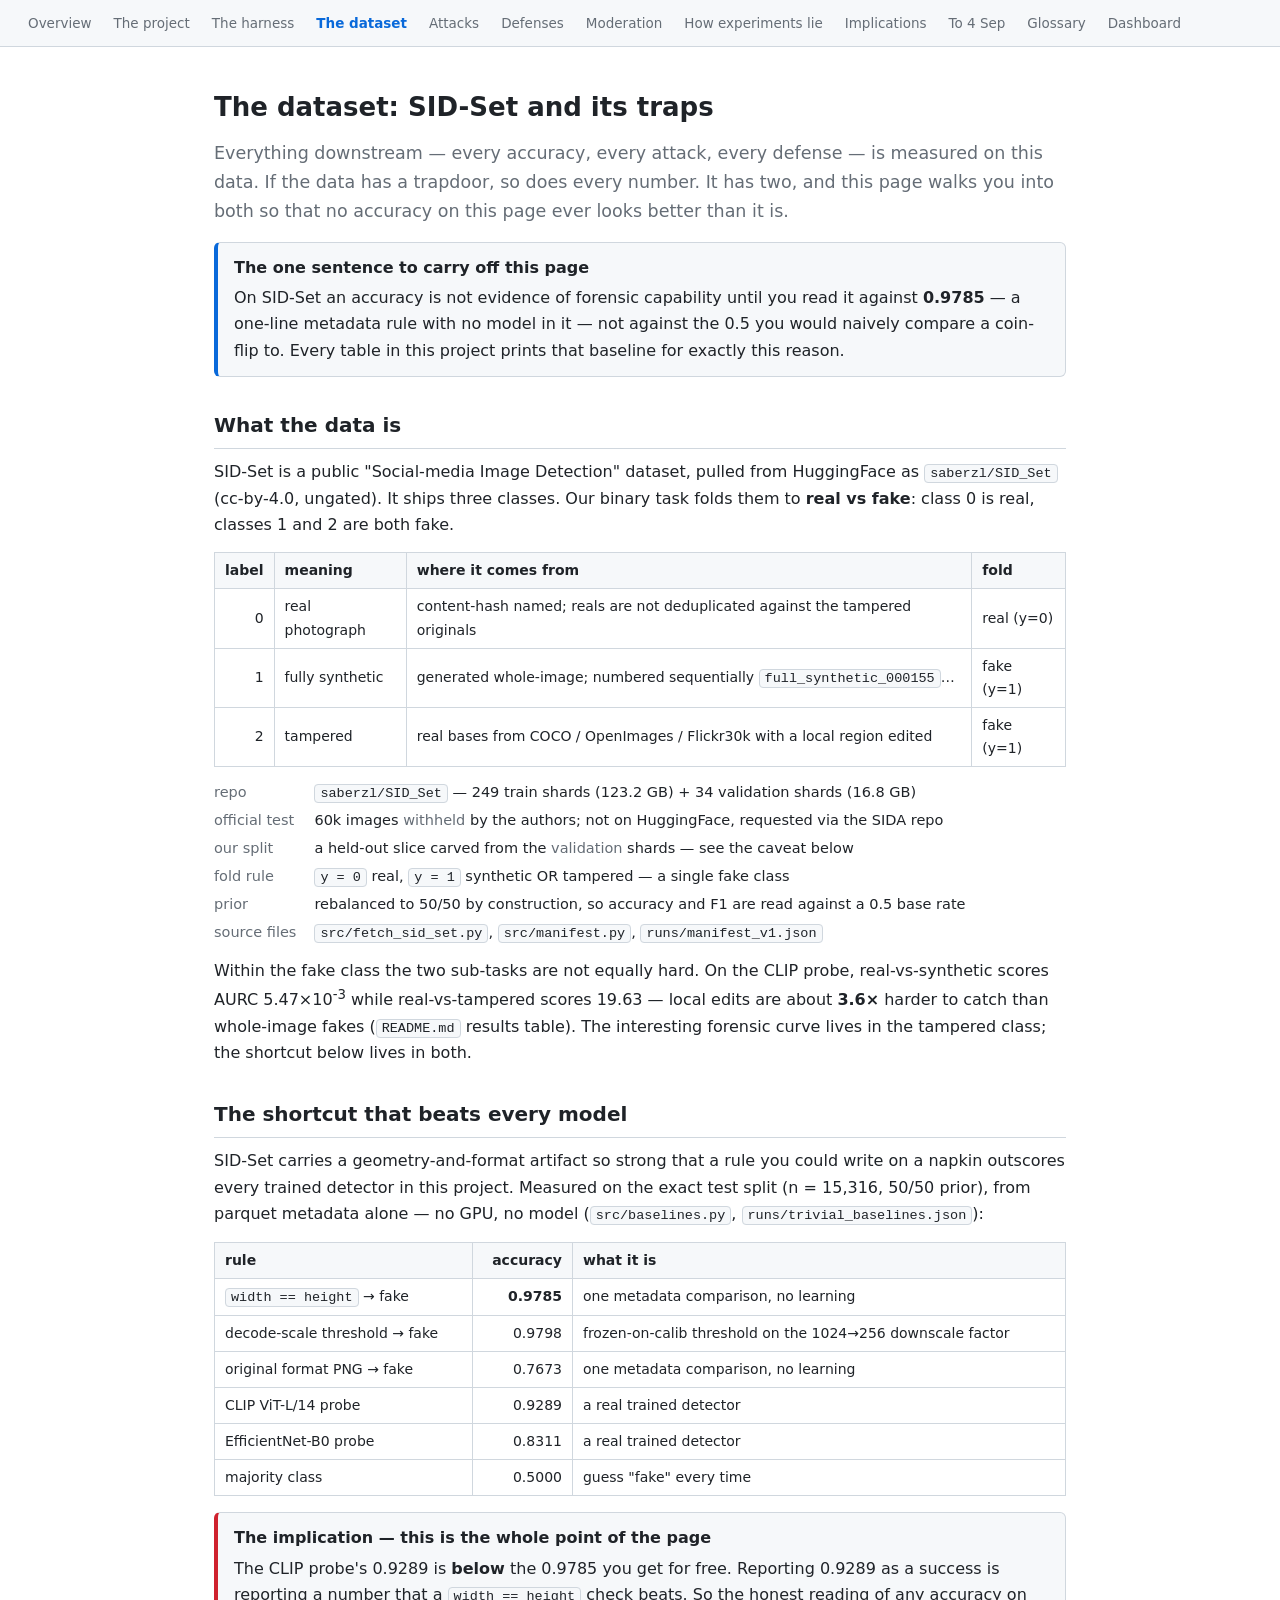
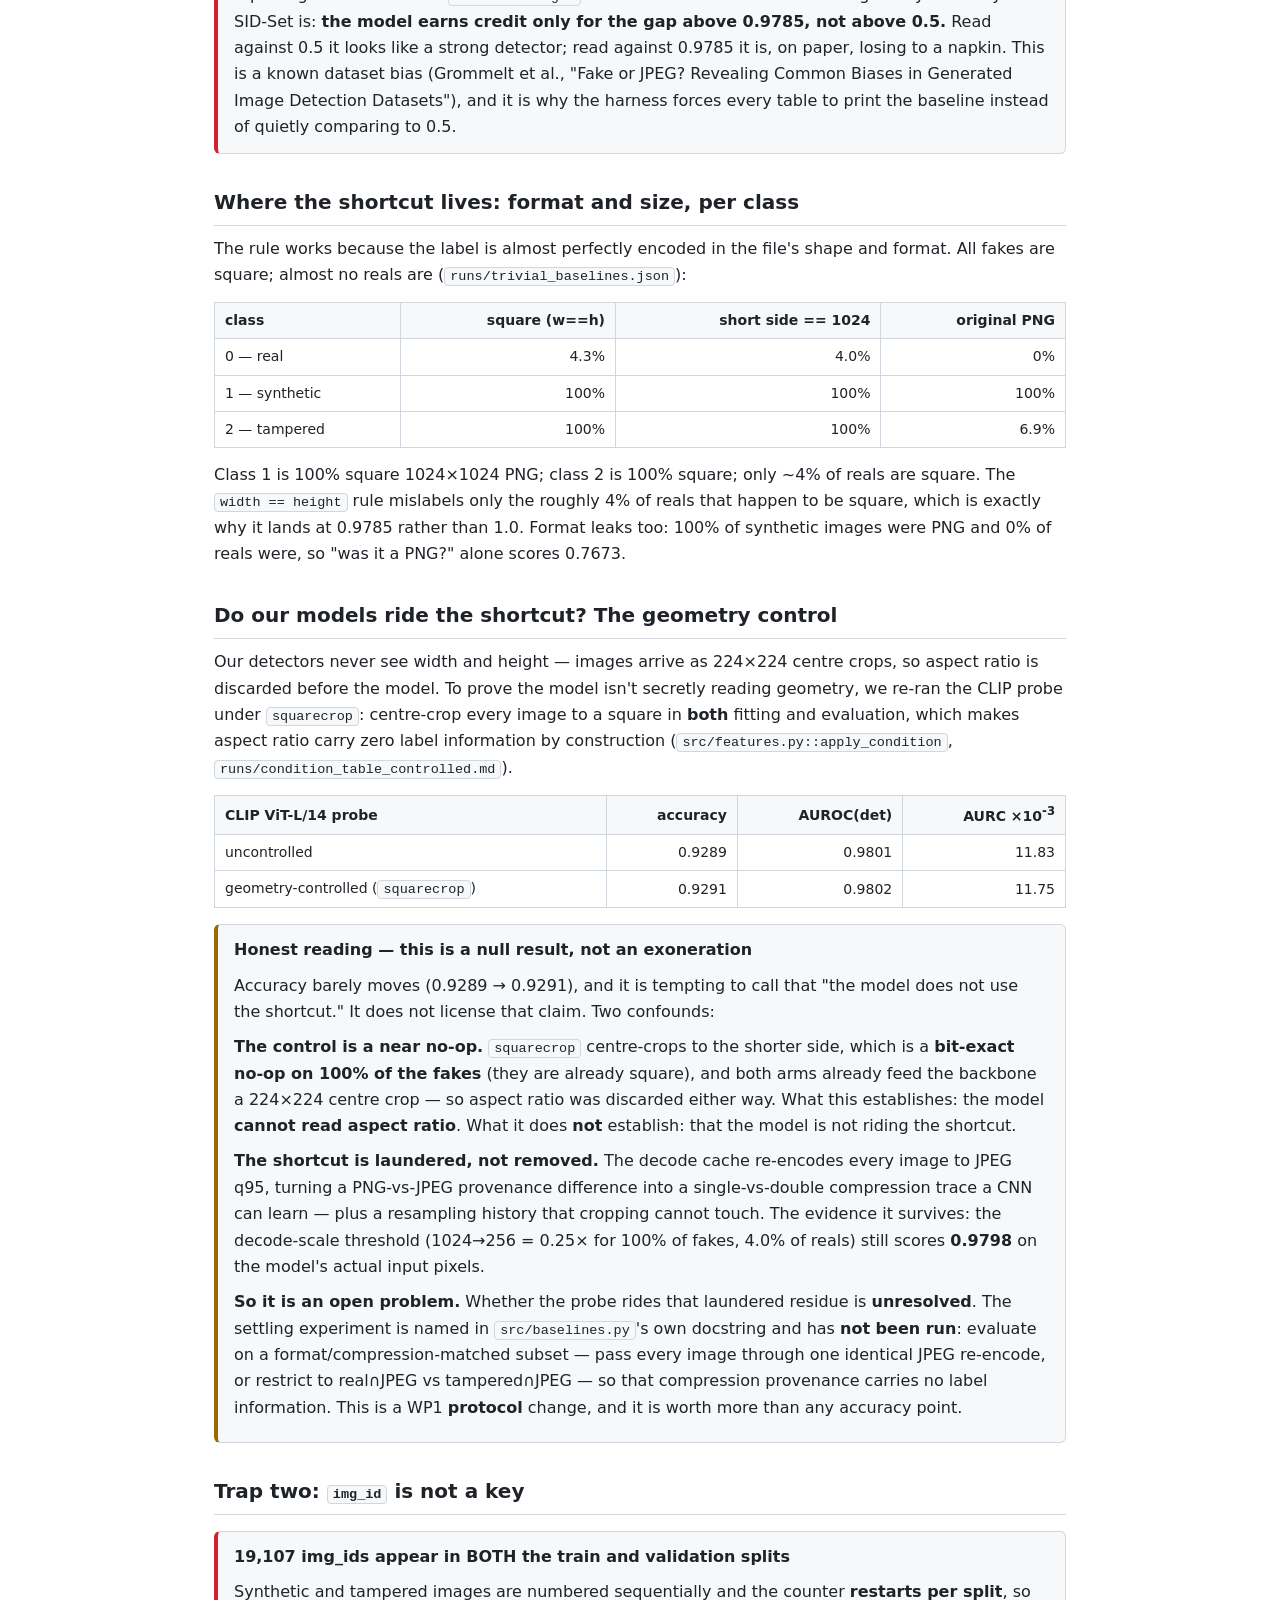
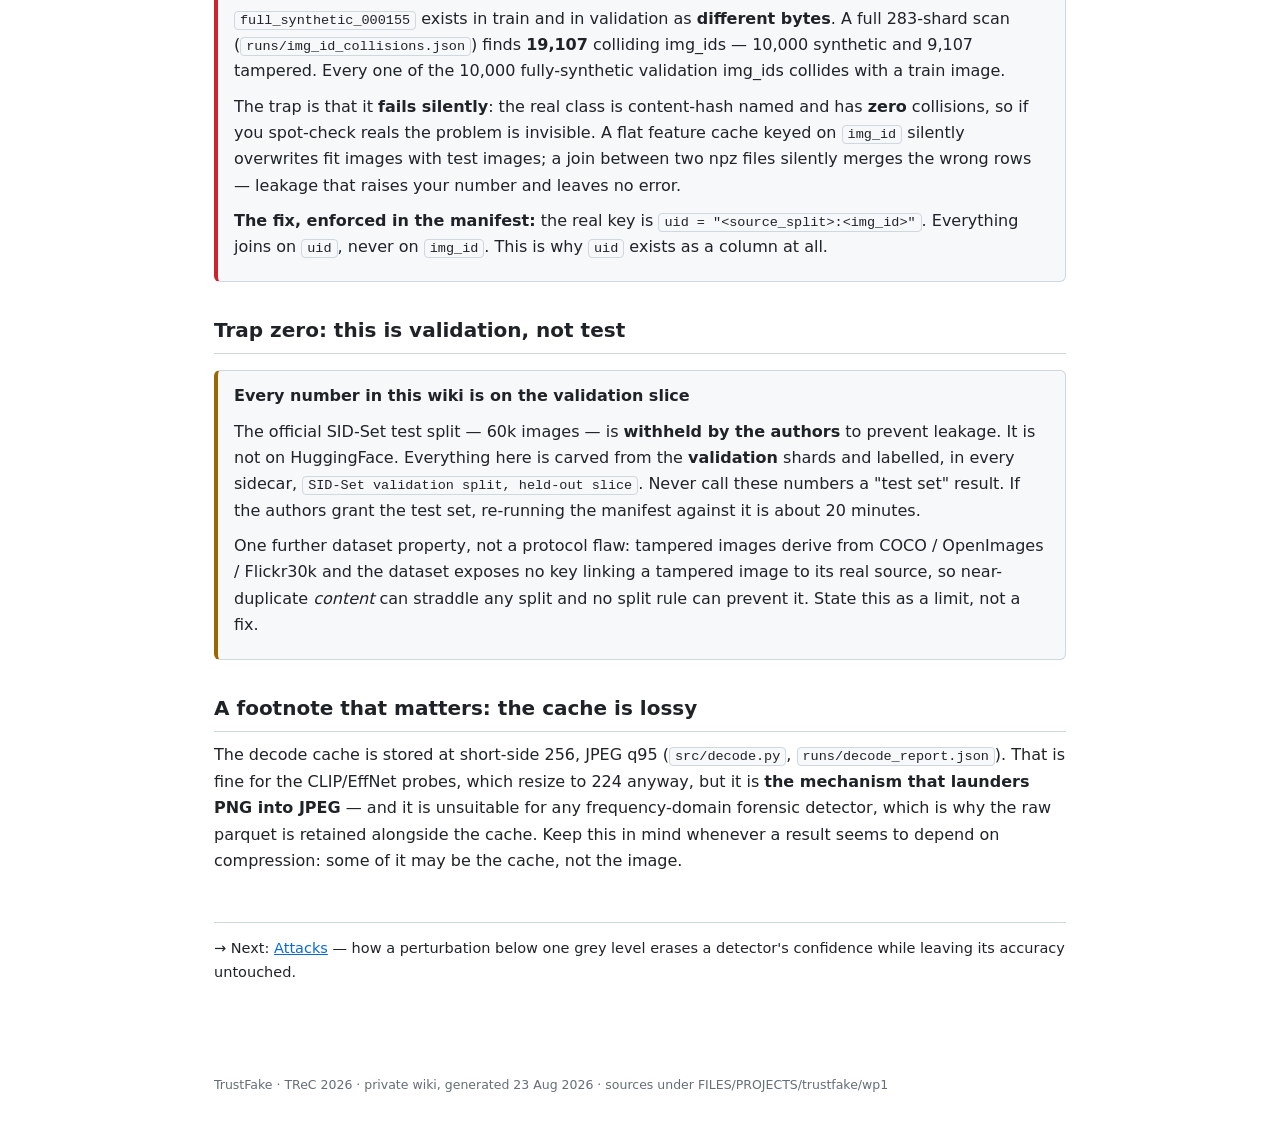
<file: docs/wiki/dataset.html>
<!doctype html><html lang="en"><head><meta charset="utf-8">
<meta name="viewport" content="width=device-width,initial-scale=1">
<title>The dataset · TrustFake wiki</title>
<link rel="stylesheet" href="style.css"></head><body>
<nav>
<a href="index.html">Overview</a>
<a href="project.html">The project</a>
<a href="harness.html">The harness</a>
<a href="dataset.html" class="here">The dataset</a>
<a href="attacks.html">Attacks</a>
<a href="defenses.html">Defenses</a>
<a href="moderation.html">Moderation</a>
<a href="epistemics.html">How experiments lie</a>
<a href="implications.html">Implications</a>
<a href="pathways.html">To 4 Sep</a>
<a href="glossary.html">Glossary</a>
<a href="dashboard.html">Dashboard</a>
</nav>
<main>

<h1>The dataset: SID-Set and its traps</h1>
<p class="lead">Everything downstream — every accuracy, every attack, every defense — is measured on
this data. If the data has a trapdoor, so does every number. It has two, and this page walks you
into both so that no accuracy on this page ever looks better than it is.</p>

<div class="box"><div class="t">The one sentence to carry off this page</div>
On SID-Set an accuracy is not evidence of forensic capability until you read it against
<b>0.9785</b> — a one-line metadata rule with no model in it — not against the 0.5 you would
naively compare a coin-flip to. Every table in this project prints that baseline for exactly this
reason.</div>

<h2>What the data is</h2>
<p>SID-Set is a public "Social-media Image Detection" dataset, pulled from HuggingFace as
<code>saberzl/SID_Set</code> (cc-by-4.0, ungated). It ships three classes. Our binary task folds
them to <b>real vs fake</b>: class 0 is real, classes 1 and 2 are both fake.</p>

<table>
<tr><th>label</th><th>meaning</th><th>where it comes from</th><th>fold</th></tr>
<tr><td class="num">0</td><td>real photograph</td><td>content-hash named; reals are not
deduplicated against the tampered originals</td><td>real (y=0)</td></tr>
<tr><td class="num">1</td><td>fully synthetic</td><td>generated whole-image; numbered
sequentially <code>full_synthetic_000155</code>…</td><td>fake (y=1)</td></tr>
<tr><td class="num">2</td><td>tampered</td><td>real bases from COCO / OpenImages / Flickr30k with
a local region edited</td><td>fake (y=1)</td></tr>
</table>

<div class="kv">
<b>repo</b><span><code>saberzl/SID_Set</code> — 249 train shards (123.2 GB) + 34 validation shards (16.8 GB)</span>
<b>official test</b><span>60k images <b>withheld</b> by the authors; not on HuggingFace, requested via the SIDA repo</span>
<b>our split</b><span>a held-out slice carved from the <b>validation</b> shards — see the caveat below</span>
<b>fold rule</b><span><code>y = 0</code> real, <code>y = 1</code> synthetic OR tampered — a single fake class</span>
<b>prior</b><span>rebalanced to 50/50 by construction, so accuracy and F1 are read against a 0.5 base rate</span>
<b>source files</b><span><code>src/fetch_sid_set.py</code>, <code>src/manifest.py</code>, <code>runs/manifest_v1.json</code></span>
</div>

<p>Within the fake class the two sub-tasks are not equally hard. On the CLIP probe, real-vs-synthetic
scores AURC 5.47&times;10<sup>-3</sup> while real-vs-tampered scores 19.63 — local edits are about
<b>3.6&times;</b> harder to catch than whole-image fakes (<code>README.md</code> results table). The
interesting forensic curve lives in the tampered class; the shortcut below lives in both.</p>

<h2>The shortcut that beats every model</h2>
<p>SID-Set carries a geometry-and-format artifact so strong that a rule you could write on a napkin
outscores every trained detector in this project. Measured on the exact test split
(n = 15,316, 50/50 prior), from parquet metadata alone — no GPU, no model
(<code>src/baselines.py</code>, <code>runs/trivial_baselines.json</code>):</p>

<table>
<tr><th>rule</th><th class="num">accuracy</th><th>what it is</th></tr>
<tr><td><code>width == height</code> &rarr; fake</td><td class="num"><b>0.9785</b></td><td>one metadata comparison, no learning</td></tr>
<tr><td>decode-scale threshold &rarr; fake</td><td class="num">0.9798</td><td>frozen-on-calib threshold on the 1024&rarr;256 downscale factor</td></tr>
<tr><td>original format PNG &rarr; fake</td><td class="num">0.7673</td><td>one metadata comparison, no learning</td></tr>
<tr><td>CLIP ViT-L/14 probe</td><td class="num">0.9289</td><td>a real trained detector</td></tr>
<tr><td>EfficientNet-B0 probe</td><td class="num">0.8311</td><td>a real trained detector</td></tr>
<tr><td>majority class</td><td class="num">0.5000</td><td>guess "fake" every time</td></tr>
</table>

<div class="box bad"><div class="t">The implication — this is the whole point of the page</div>
The CLIP probe's 0.9289 is <b>below</b> the 0.9785 you get for free. Reporting 0.9289 as a success
is reporting a number that a <code>width == height</code> check beats. So the honest reading of any
accuracy on SID-Set is: <b>the model earns credit only for the gap above 0.9785, not above 0.5.</b>
Read against 0.5 it looks like a strong detector; read against 0.9785 it is, on paper, losing to a
napkin. This is a known dataset bias (Grommelt et al., "Fake or JPEG? Revealing Common Biases in
Generated Image Detection Datasets"), and it is why the harness forces every table to print the
baseline instead of quietly comparing to 0.5.</div>

<h2>Where the shortcut lives: format and size, per class</h2>
<p>The rule works because the label is almost perfectly encoded in the file's shape and format. All
fakes are square; almost no reals are (<code>runs/trivial_baselines.json</code>):</p>

<table>
<tr><th>class</th><th class="num">square (w==h)</th><th class="num">short side == 1024</th><th class="num">original PNG</th></tr>
<tr><td>0 — real</td><td class="num">4.3%</td><td class="num">4.0%</td><td class="num">0%</td></tr>
<tr><td>1 — synthetic</td><td class="num">100%</td><td class="num">100%</td><td class="num">100%</td></tr>
<tr><td>2 — tampered</td><td class="num">100%</td><td class="num">100%</td><td class="num">6.9%</td></tr>
</table>

<p>Class 1 is 100% square 1024&times;1024 PNG; class 2 is 100% square; only ~4% of reals are square.
The <code>width == height</code> rule mislabels only the roughly 4% of reals that happen to be square,
which is exactly why it lands at 0.9785 rather than 1.0. Format leaks too: 100% of synthetic images
were PNG and 0% of reals were, so "was it a PNG?" alone scores 0.7673.</p>

<h2>Do our models ride the shortcut? The geometry control</h2>
<p>Our detectors never see width and height — images arrive as 224&times;224 centre crops, so aspect
ratio is discarded before the model. To prove the model isn't secretly reading geometry, we re-ran the
CLIP probe under <code>squarecrop</code>: centre-crop every image to a square in <b>both</b> fitting and
evaluation, which makes aspect ratio carry zero label information by construction
(<code>src/features.py::apply_condition</code>, <code>runs/condition_table_controlled.md</code>).</p>

<table>
<tr><th>CLIP ViT-L/14 probe</th><th class="num">accuracy</th><th class="num">AUROC(det)</th><th class="num">AURC &times;10<sup>-3</sup></th></tr>
<tr><td>uncontrolled</td><td class="num">0.9289</td><td class="num">0.9801</td><td class="num">11.83</td></tr>
<tr><td>geometry-controlled (<code>squarecrop</code>)</td><td class="num">0.9291</td><td class="num">0.9802</td><td class="num">11.75</td></tr>
</table>

<div class="box warn"><div class="t">Honest reading — this is a null result, not an exoneration</div>
<p>Accuracy barely moves (0.9289 &rarr; 0.9291), and it is tempting to call that "the model does not
use the shortcut." It does not license that claim. Two confounds:</p>
<p><b>The control is a near no-op.</b> <code>squarecrop</code> centre-crops to the shorter side, which
is a <b>bit-exact no-op on 100% of the fakes</b> (they are already square), and both arms already feed
the backbone a 224&times;224 centre crop — so aspect ratio was discarded either way. What this
establishes: the model <b>cannot read aspect ratio</b>. What it does <b>not</b> establish: that the
model is not riding the shortcut.</p>
<p><b>The shortcut is laundered, not removed.</b> The decode cache re-encodes every image to JPEG q95,
turning a PNG-vs-JPEG provenance difference into a single-vs-double compression trace a CNN can learn —
plus a resampling history that cropping cannot touch. The evidence it survives: the decode-scale
threshold (1024&rarr;256 = 0.25&times; for 100% of fakes, 4.0% of reals) still scores <b>0.9798</b> on
the model's actual input pixels.</p>
<p><b>So it is an open problem.</b> Whether the probe rides that laundered residue is <b>unresolved</b>.
The settling experiment is named in <code>src/baselines.py</code>'s own docstring and has <b>not been
run</b>: evaluate on a format/compression-matched subset — pass every image through one identical JPEG
re-encode, or restrict to real&cap;JPEG vs tampered&cap;JPEG — so that compression provenance carries no
label information. This is a WP1 <b>protocol</b> change, and it is worth more than any accuracy point.</p>
</div>

<h2>Trap two: <code>img_id</code> is not a key</h2>
<div class="box bad"><div class="t">19,107 img_ids appear in BOTH the train and validation splits</div>
<p>Synthetic and tampered images are numbered sequentially and the counter <b>restarts per split</b>,
so <code>full_synthetic_000155</code> exists in train and in validation as <b>different bytes</b>.
A full 283-shard scan (<code>runs/img_id_collisions.json</code>) finds <b>19,107</b> colliding img_ids —
10,000 synthetic and 9,107 tampered. Every one of the 10,000 fully-synthetic validation img_ids collides
with a train image.</p>
<p>The trap is that it <b>fails silently</b>: the real class is content-hash named and has <b>zero</b>
collisions, so if you spot-check reals the problem is invisible. A flat feature cache keyed on
<code>img_id</code> silently overwrites fit images with test images; a join between two npz files
silently merges the wrong rows — leakage that raises your number and leaves no error.</p>
<p><b>The fix, enforced in the manifest:</b> the real key is
<code>uid = "&lt;source_split&gt;:&lt;img_id&gt;"</code>. Everything joins on <code>uid</code>, never on
<code>img_id</code>. This is why <code>uid</code> exists as a column at all.</p>
</div>

<h2>Trap zero: this is validation, not test</h2>
<div class="box warn"><div class="t">Every number in this wiki is on the validation slice</div>
<p>The official SID-Set test split — 60k images — is <b>withheld by the authors</b> to prevent
leakage. It is not on HuggingFace. Everything here is carved from the <b>validation</b> shards and
labelled, in every sidecar, <code>SID-Set validation split, held-out slice</code>. Never call these
numbers a "test set" result. If the authors grant the test set, re-running the manifest against it is
about 20 minutes.</p>
<p>One further dataset property, not a protocol flaw: tampered images derive from COCO / OpenImages /
Flickr30k and the dataset exposes no key linking a tampered image to its real source, so near-duplicate
<i>content</i> can straddle any split and no split rule can prevent it. State this as a limit, not a fix.</p>
</div>

<h2>A footnote that matters: the cache is lossy</h2>
<p>The decode cache is stored at short-side 256, JPEG q95 (<code>src/decode.py</code>,
<code>runs/decode_report.json</code>). That is fine for the CLIP/EffNet probes, which resize to 224
anyway, but it is <b>the mechanism that launders PNG into JPEG</b> — and it is unsuitable for any
frequency-domain forensic detector, which is why the raw parquet is retained alongside the cache. Keep
this in mind whenever a result seems to depend on compression: some of it may be the cache, not the
image.</p>

<div class="next">&rarr; Next: <a href="attacks.html">Attacks</a> — how a perturbation below one grey
level erases a detector's confidence while leaving its accuracy untouched.</div>

</main>
<footer>TrustFake · TReC 2026 · private wiki, generated 23 Aug 2026 · sources under
FILES/PROJECTS/trustfake/wp1</footer>
</body></html>
</file>
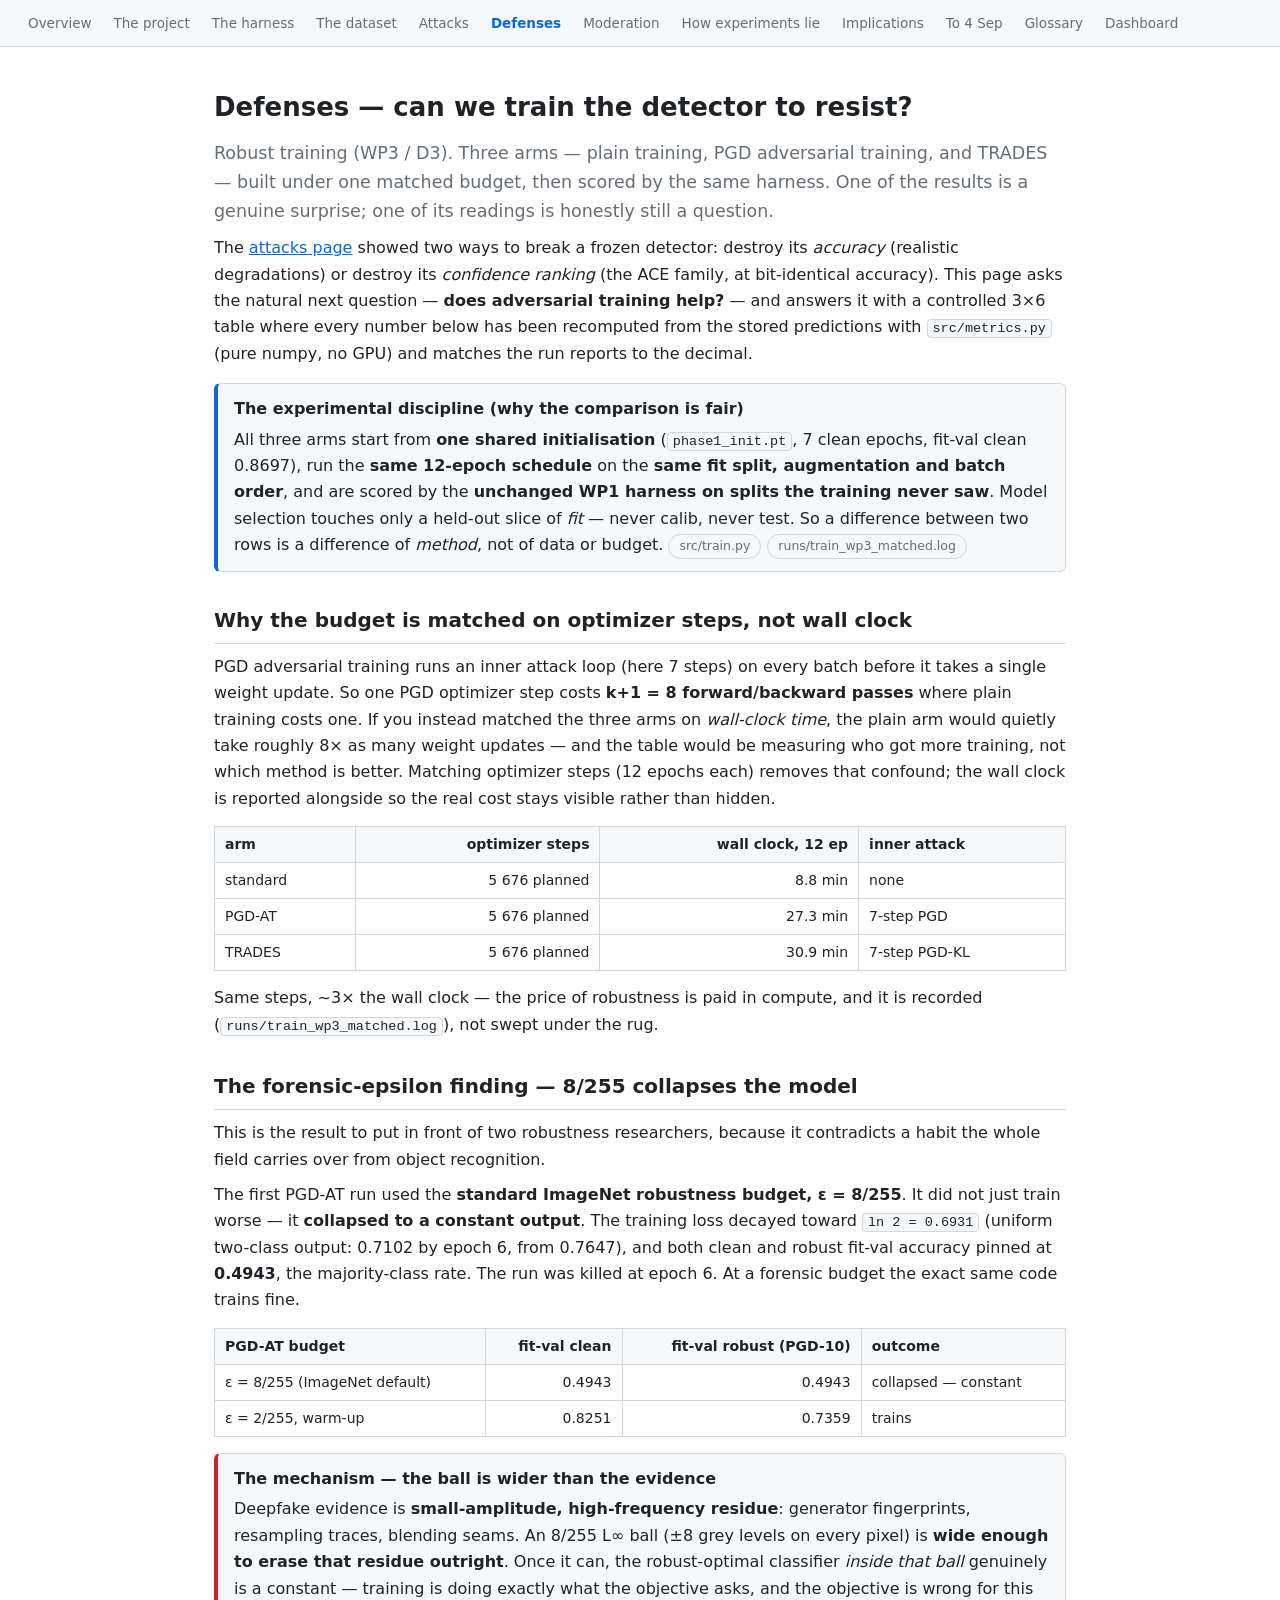
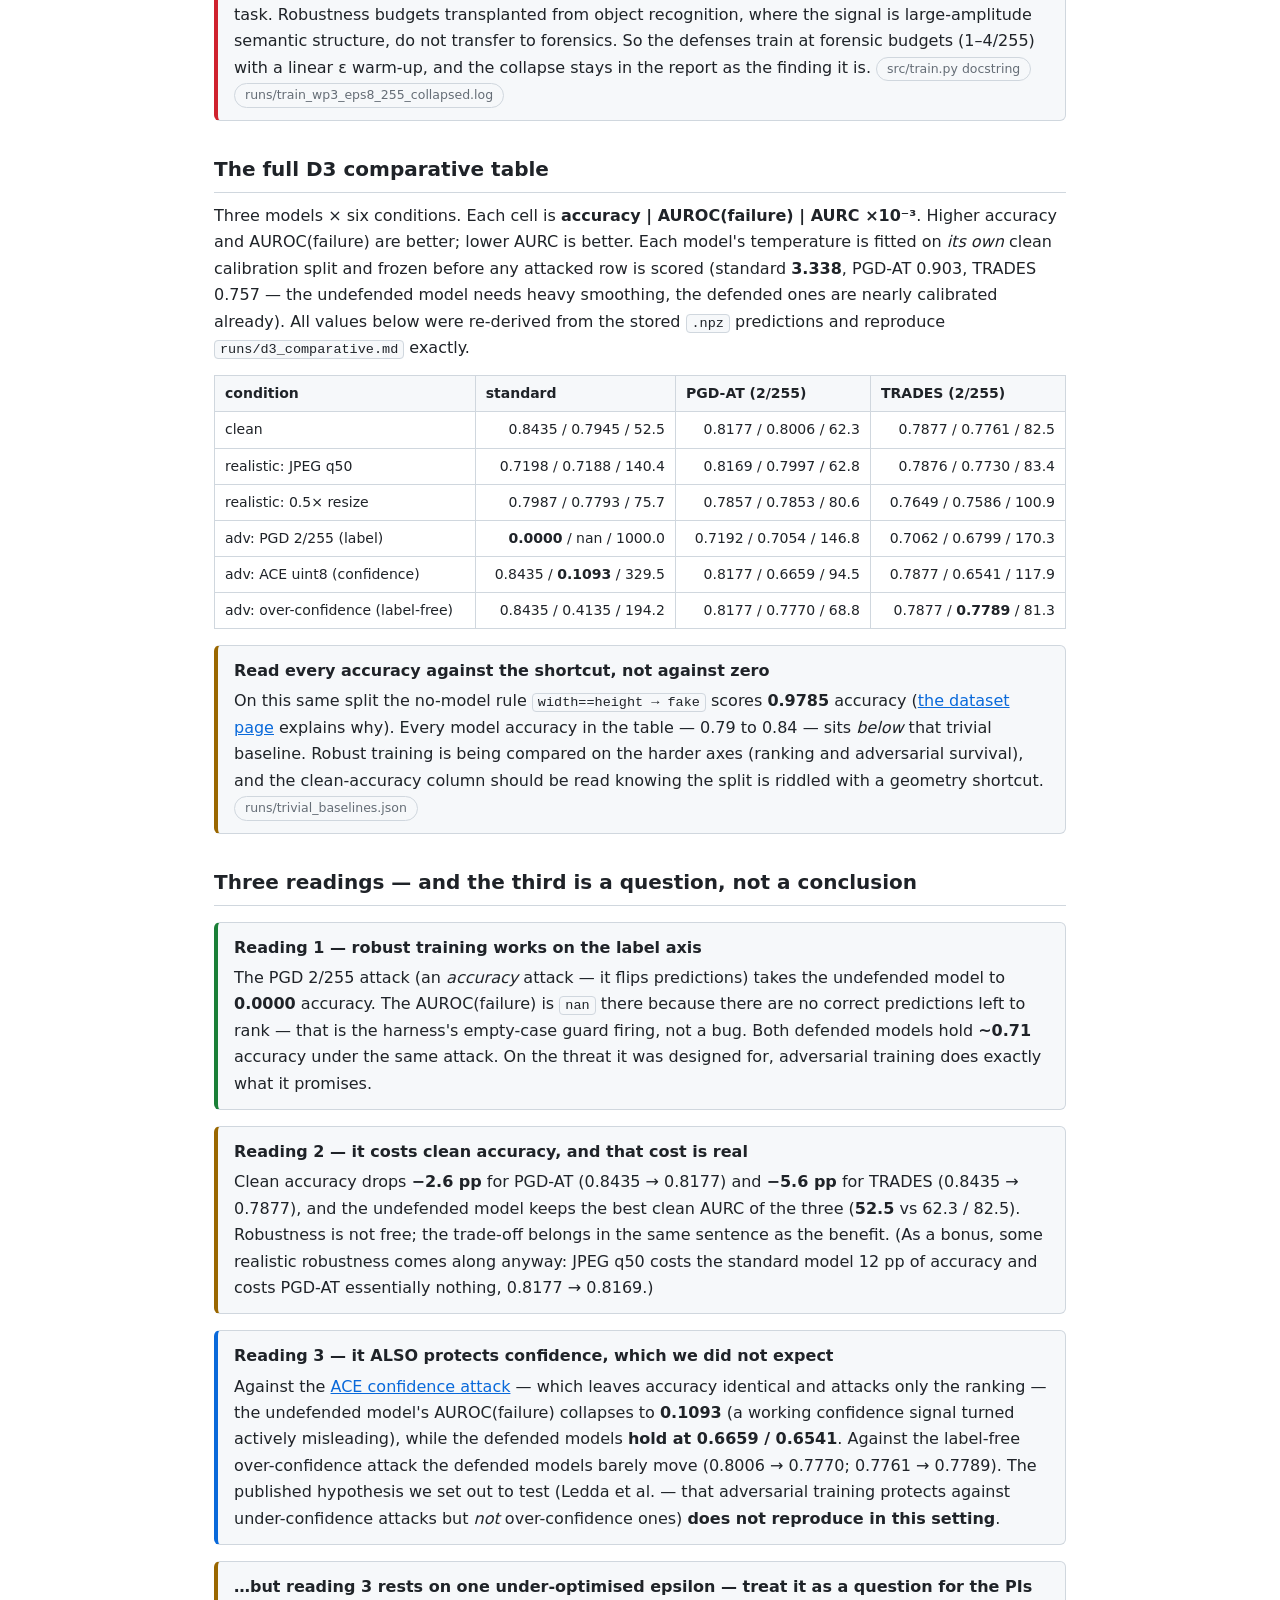
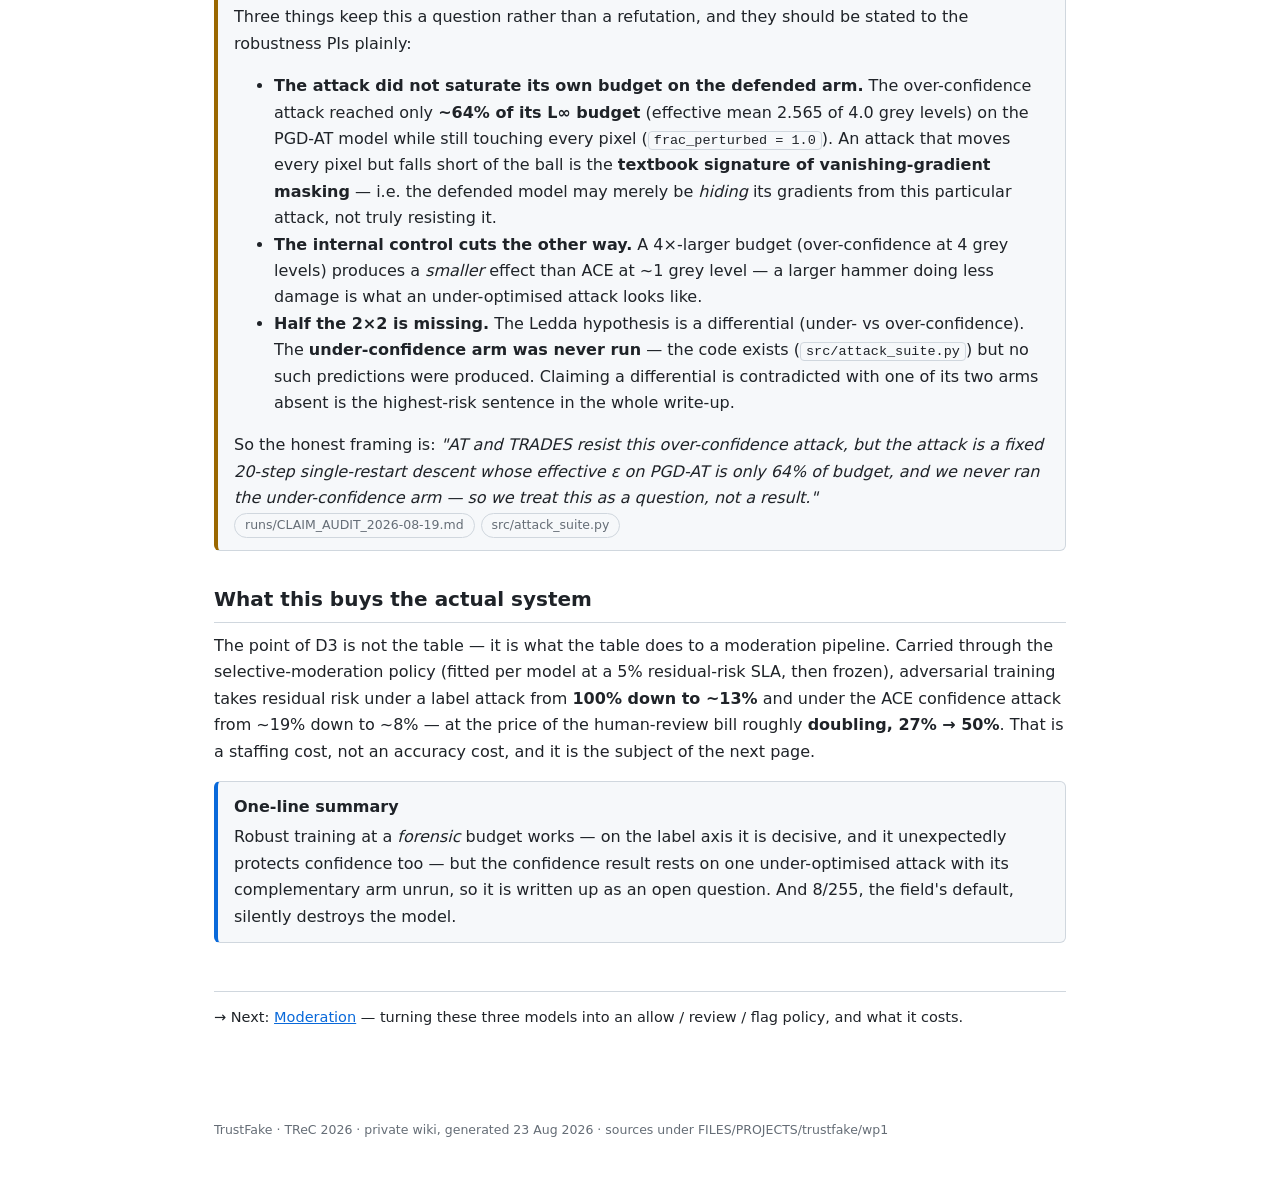
<file: docs/wiki/defenses.html>
<!doctype html><html lang="en"><head><meta charset="utf-8">
<meta name="viewport" content="width=device-width,initial-scale=1">
<title>Defenses · TrustFake wiki</title>
<link rel="stylesheet" href="style.css"></head><body>
<nav>
<a href="index.html">Overview</a>
<a href="project.html">The project</a>
<a href="harness.html">The harness</a>
<a href="dataset.html">The dataset</a>
<a href="attacks.html">Attacks</a>
<a href="defenses.html" class="here">Defenses</a>
<a href="moderation.html">Moderation</a>
<a href="epistemics.html">How experiments lie</a>
<a href="implications.html">Implications</a>
<a href="pathways.html">To 4 Sep</a>
<a href="glossary.html">Glossary</a>
<a href="dashboard.html">Dashboard</a>
</nav>
<main>

<h1>Defenses — can we train the detector to resist?</h1>
<p class="lead">Robust training (WP3 / D3). Three arms — plain training, PGD adversarial
training, and TRADES — built under one matched budget, then scored by the same harness. One
of the results is a genuine surprise; one of its readings is honestly still a question.</p>

<p>The <a href="attacks.html">attacks page</a> showed two ways to break a frozen detector: destroy
its <em>accuracy</em> (realistic degradations) or destroy its <em>confidence ranking</em> (the ACE
family, at bit-identical accuracy). This page asks the natural next question — <strong>does
adversarial training help?</strong> — and answers it with a controlled 3&times;6 table where every
number below has been recomputed from the stored predictions with <code>src/metrics.py</code> (pure
numpy, no GPU) and matches the run reports to the decimal.</p>

<div class="box"><div class="t">The experimental discipline (why the comparison is fair)</div>
All three arms start from <strong>one shared initialisation</strong>
(<code>phase1_init.pt</code>, 7 clean epochs, fit-val clean 0.8697), run the <strong>same
12-epoch schedule</strong> on the <strong>same fit split, augmentation and batch order</strong>, and
are scored by the <strong>unchanged WP1 harness on splits the training never saw</strong>. Model
selection touches only a held-out slice of <em>fit</em> — never calib, never test. So a difference
between two rows is a difference of <em>method</em>, not of data or budget.
<span class="pill">src/train.py</span><span class="pill">runs/train_wp3_matched.log</span>
</div>

<h2>Why the budget is matched on optimizer steps, not wall clock</h2>
<p>PGD adversarial training runs an inner attack loop (here 7 steps) on every batch before it takes
a single weight update. So one PGD optimizer step costs <strong>k+1 = 8 forward/backward passes</strong>
where plain training costs one. If you instead matched the three arms on <em>wall-clock time</em>,
the plain arm would quietly take roughly 8&times; as many weight updates — and the table would be
measuring who got more training, not which method is better. Matching optimizer steps (12 epochs
each) removes that confound; the wall clock is reported alongside so the real cost stays visible
rather than hidden.</p>

<table>
<tr><th>arm</th><th class="num">optimizer steps</th><th class="num">wall clock, 12 ep</th><th>inner attack</th></tr>
<tr><td>standard</td><td class="num">5&nbsp;676 planned</td><td class="num">8.8 min</td><td>none</td></tr>
<tr><td>PGD-AT</td><td class="num">5&nbsp;676 planned</td><td class="num">27.3 min</td><td>7-step PGD</td></tr>
<tr><td>TRADES</td><td class="num">5&nbsp;676 planned</td><td class="num">30.9 min</td><td>7-step PGD-KL</td></tr>
</table>
<p>Same steps, ~3&times; the wall clock — the price of robustness is paid in compute, and it is
recorded (<code>runs/train_wp3_matched.log</code>), not swept under the rug.</p>

<h2>The forensic-epsilon finding — 8/255 collapses the model</h2>
<p>This is the result to put in front of two robustness researchers, because it contradicts a habit
the whole field carries over from object recognition.</p>

<p>The first PGD-AT run used the <strong>standard ImageNet robustness budget, &epsilon; = 8/255</strong>.
It did not just train worse — it <strong>collapsed to a constant output</strong>. The training loss
decayed toward <code>ln 2 = 0.6931</code> (uniform two-class output: 0.7102 by epoch 6, from 0.7647),
and both clean and robust fit-val accuracy pinned at <strong>0.4943</strong>, the majority-class rate.
The run was killed at epoch 6. At a forensic budget the exact same code trains fine.</p>

<table>
<tr><th>PGD-AT budget</th><th class="num">fit-val clean</th><th class="num">fit-val robust (PGD-10)</th><th>outcome</th></tr>
<tr><td>&epsilon; = 8/255 (ImageNet default)</td><td class="num">0.4943</td><td class="num">0.4943</td><td>collapsed — constant</td></tr>
<tr><td>&epsilon; = 2/255, warm-up</td><td class="num">0.8251</td><td class="num">0.7359</td><td>trains</td></tr>
</table>

<div class="box bad"><div class="t">The mechanism — the ball is wider than the evidence</div>
Deepfake evidence is <strong>small-amplitude, high-frequency residue</strong>: generator
fingerprints, resampling traces, blending seams. An 8/255 L&infin; ball (&plusmn;8 grey levels on
every pixel) is <strong>wide enough to erase that residue outright</strong>. Once it can, the
robust-optimal classifier <em>inside that ball</em> genuinely is a constant — training is doing
exactly what the objective asks, and the objective is wrong for this task. Robustness budgets
transplanted from object recognition, where the signal is large-amplitude semantic structure, do
not transfer to forensics. So the defenses train at forensic budgets (1&ndash;4/255) with a linear
&epsilon; warm-up, and the collapse stays in the report as the finding it is.
<span class="pill">src/train.py docstring</span><span class="pill">runs/train_wp3_eps8_255_collapsed.log</span>
</div>

<h2>The full D3 comparative table</h2>
<p>Three models &times; six conditions. Each cell is <strong>accuracy | AUROC(failure) | AURC
&times;10&#8315;&sup3;</strong>. Higher accuracy and AUROC(failure) are better; lower AURC is
better. Each model's temperature is fitted on <em>its own</em> clean calibration split and frozen
before any attacked row is scored (standard <strong>3.338</strong>, PGD-AT 0.903, TRADES 0.757 — the
undefended model needs heavy smoothing, the defended ones are nearly calibrated already). All values
below were re-derived from the stored <code>.npz</code> predictions and reproduce
<code>runs/d3_comparative.md</code> exactly.</p>

<table>
<tr><th>condition</th><th>standard</th><th>PGD-AT (2/255)</th><th>TRADES (2/255)</th></tr>
<tr><td>clean</td><td class="num">0.8435 / 0.7945 / 52.5</td><td class="num">0.8177 / 0.8006 / 62.3</td><td class="num">0.7877 / 0.7761 / 82.5</td></tr>
<tr><td>realistic: JPEG q50</td><td class="num">0.7198 / 0.7188 / 140.4</td><td class="num">0.8169 / 0.7997 / 62.8</td><td class="num">0.7876 / 0.7730 / 83.4</td></tr>
<tr><td>realistic: 0.5&times; resize</td><td class="num">0.7987 / 0.7793 / 75.7</td><td class="num">0.7857 / 0.7853 / 80.6</td><td class="num">0.7649 / 0.7586 / 100.9</td></tr>
<tr><td>adv: PGD 2/255 (label)</td><td class="num"><strong>0.0000</strong> / nan / 1000.0</td><td class="num">0.7192 / 0.7054 / 146.8</td><td class="num">0.7062 / 0.6799 / 170.3</td></tr>
<tr><td>adv: ACE uint8 (confidence)</td><td class="num">0.8435 / <strong>0.1093</strong> / 329.5</td><td class="num">0.8177 / 0.6659 / 94.5</td><td class="num">0.7877 / 0.6541 / 117.9</td></tr>
<tr><td>adv: over-confidence (label-free)</td><td class="num">0.8435 / 0.4135 / 194.2</td><td class="num">0.8177 / 0.7770 / 68.8</td><td class="num">0.7877 / <strong>0.7789</strong> / 81.3</td></tr>
</table>

<div class="box warn"><div class="t">Read every accuracy against the shortcut, not against zero</div>
On this same split the no-model rule <code>width==height &rarr; fake</code> scores
<strong>0.9785</strong> accuracy (<a href="dataset.html">the dataset page</a> explains why). Every
model accuracy in the table — 0.79 to 0.84 — sits <em>below</em> that trivial baseline. Robust
training is being compared on the harder axes (ranking and adversarial survival), and the clean-accuracy
column should be read knowing the split is riddled with a geometry shortcut.
<span class="pill">runs/trivial_baselines.json</span>
</div>

<h2>Three readings — and the third is a question, not a conclusion</h2>

<div class="box good"><div class="t">Reading 1 — robust training works on the label axis</div>
The PGD 2/255 attack (an <em>accuracy</em> attack — it flips predictions) takes the undefended model
to <strong>0.0000</strong> accuracy. The AUROC(failure) is <code>nan</code> there because there are
no correct predictions left to rank — that is the harness's empty-case guard firing, not a bug. Both
defended models hold <strong>~0.71</strong> accuracy under the same attack. On the threat it was
designed for, adversarial training does exactly what it promises.
</div>

<div class="box warn"><div class="t">Reading 2 — it costs clean accuracy, and that cost is real</div>
Clean accuracy drops <strong>&minus;2.6 pp</strong> for PGD-AT (0.8435 &rarr; 0.8177) and
<strong>&minus;5.6 pp</strong> for TRADES (0.8435 &rarr; 0.7877), and the undefended model keeps the
best clean AURC of the three (<strong>52.5</strong> vs 62.3 / 82.5). Robustness is not free; the
trade-off belongs in the same sentence as the benefit. (As a bonus, some realistic robustness comes
along anyway: JPEG q50 costs the standard model 12 pp of accuracy and costs PGD-AT essentially
nothing, 0.8177 &rarr; 0.8169.)
</div>

<div class="box"><div class="t">Reading 3 — it ALSO protects confidence, which we did not expect</div>
Against the <a href="attacks.html">ACE confidence attack</a> — which leaves accuracy identical and
attacks only the ranking — the undefended model's AUROC(failure) collapses to <strong>0.1093</strong>
(a working confidence signal turned actively misleading), while the defended models <strong>hold at
0.6659 / 0.6541</strong>. Against the label-free over-confidence attack the defended models barely
move (0.8006 &rarr; 0.7770; 0.7761 &rarr; 0.7789). The published hypothesis we set out to test (Ledda
et&nbsp;al. — that adversarial training protects against under-confidence attacks but <em>not</em>
over-confidence ones) <strong>does not reproduce in this setting</strong>.
</div>

<div class="box warn"><div class="t">…but reading 3 rests on one under-optimised epsilon — treat it as a question for the PIs</div>
Three things keep this a question rather than a refutation, and they should be stated to the
robustness PIs plainly:
<ul>
<li><strong>The attack did not saturate its own budget on the defended arm.</strong> The
over-confidence attack reached only <strong>~64% of its L&infin; budget</strong> (effective mean
2.565 of 4.0 grey levels) on the PGD-AT model while still touching every pixel
(<code>frac_perturbed = 1.0</code>). An attack that moves every pixel but falls short of the ball is
the <strong>textbook signature of vanishing-gradient masking</strong> — i.e. the defended model may
merely be <em>hiding</em> its gradients from this particular attack, not truly resisting it.</li>
<li><strong>The internal control cuts the other way.</strong> A 4&times;-larger budget (over-confidence
at 4 grey levels) produces a <em>smaller</em> effect than ACE at ~1 grey level — a larger hammer
doing less damage is what an under-optimised attack looks like.</li>
<li><strong>Half the 2&times;2 is missing.</strong> The Ledda hypothesis is a differential (under- vs
over-confidence). The <strong>under-confidence arm was never run</strong> — the code exists
(<code>src/attack_suite.py</code>) but no such predictions were produced. Claiming a differential is
contradicted with one of its two arms absent is the highest-risk sentence in the whole write-up.</li>
</ul>
So the honest framing is: <em>"AT and TRADES resist this over-confidence attack, but the attack is a
fixed 20-step single-restart descent whose effective &epsilon; on PGD-AT is only 64% of budget, and we
never ran the under-confidence arm — so we treat this as a question, not a result."</em>
<span class="pill">runs/CLAIM_AUDIT_2026-08-19.md</span><span class="pill">src/attack_suite.py</span>
</div>

<h2>What this buys the actual system</h2>
<p>The point of D3 is not the table — it is what the table does to a moderation pipeline. Carried
through the selective-moderation policy (fitted per model at a 5% residual-risk SLA, then frozen),
adversarial training takes residual risk under a label attack from <strong>100% down to ~13%</strong>
and under the ACE confidence attack from ~19% down to ~8% — at the price of the human-review bill
roughly <strong>doubling, 27% &rarr; 50%</strong>. That is a staffing cost, not an accuracy cost, and
it is the subject of the next page.</p>

<div class="box"><div class="t">One-line summary</div>
Robust training at a <em>forensic</em> budget works — on the label axis it is decisive, and it
unexpectedly protects confidence too — but the confidence result rests on one under-optimised attack
with its complementary arm unrun, so it is written up as an open question. And 8/255, the field's
default, silently destroys the model.
</div>

<div class="next">&rarr; Next: <a href="moderation.html">Moderation</a> — turning these
three models into an allow / review / flag policy, and what it costs.</div>

</main>
<footer>TrustFake · TReC 2026 · private wiki, generated 23 Aug 2026 · sources under
FILES/PROJECTS/trustfake/wp1</footer>
</body></html>
</file>
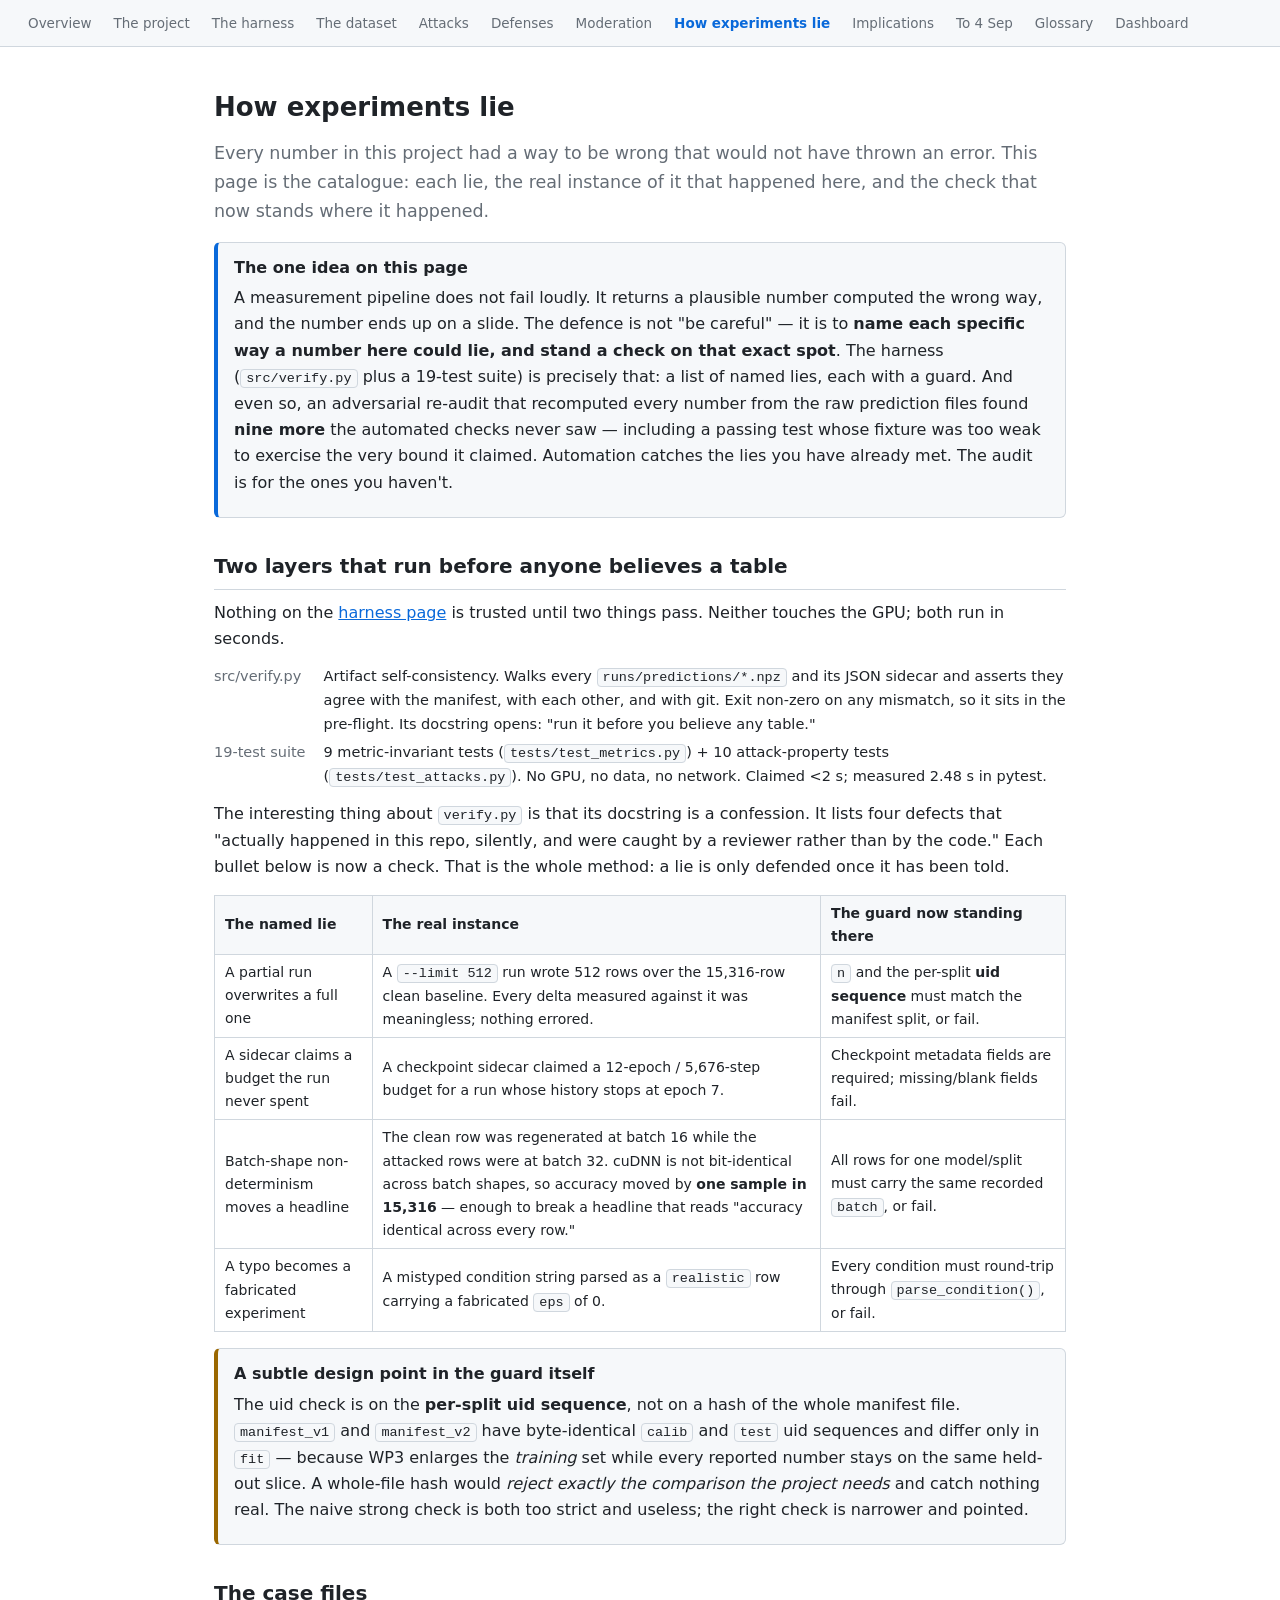
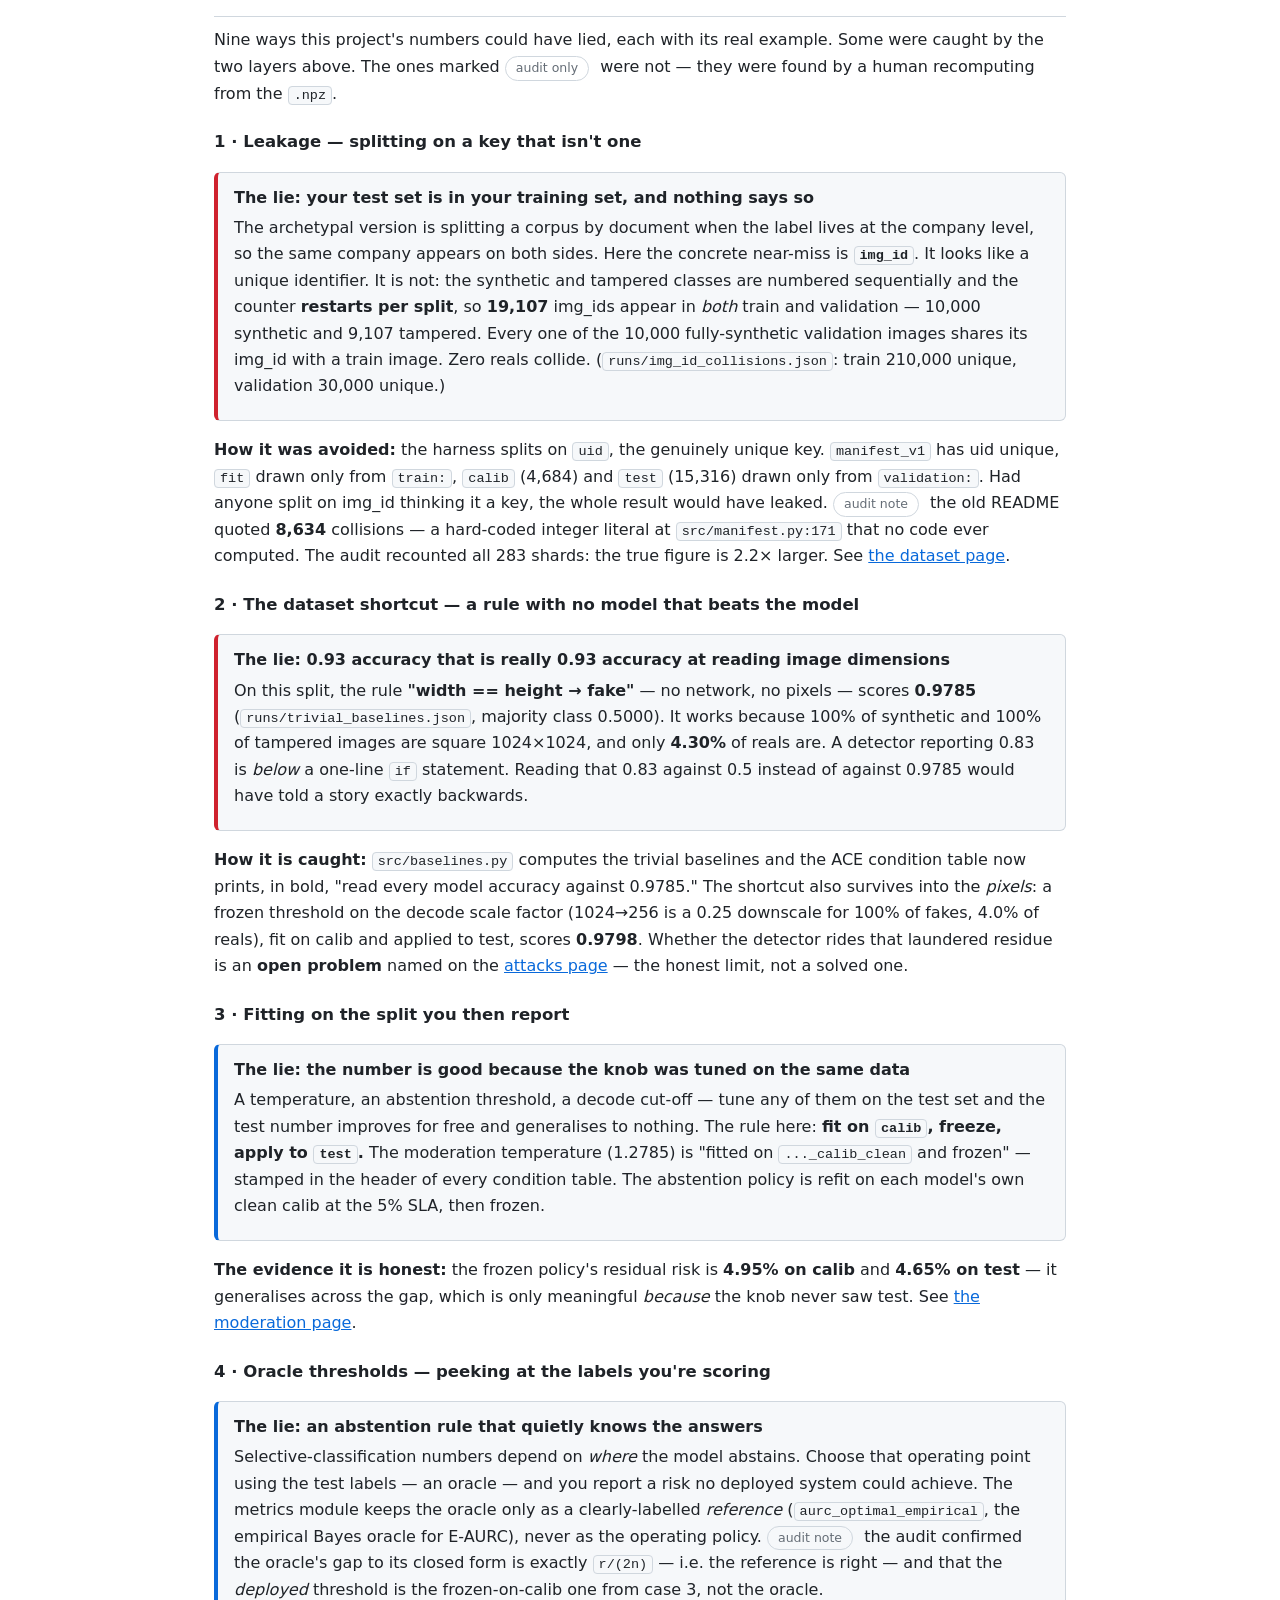
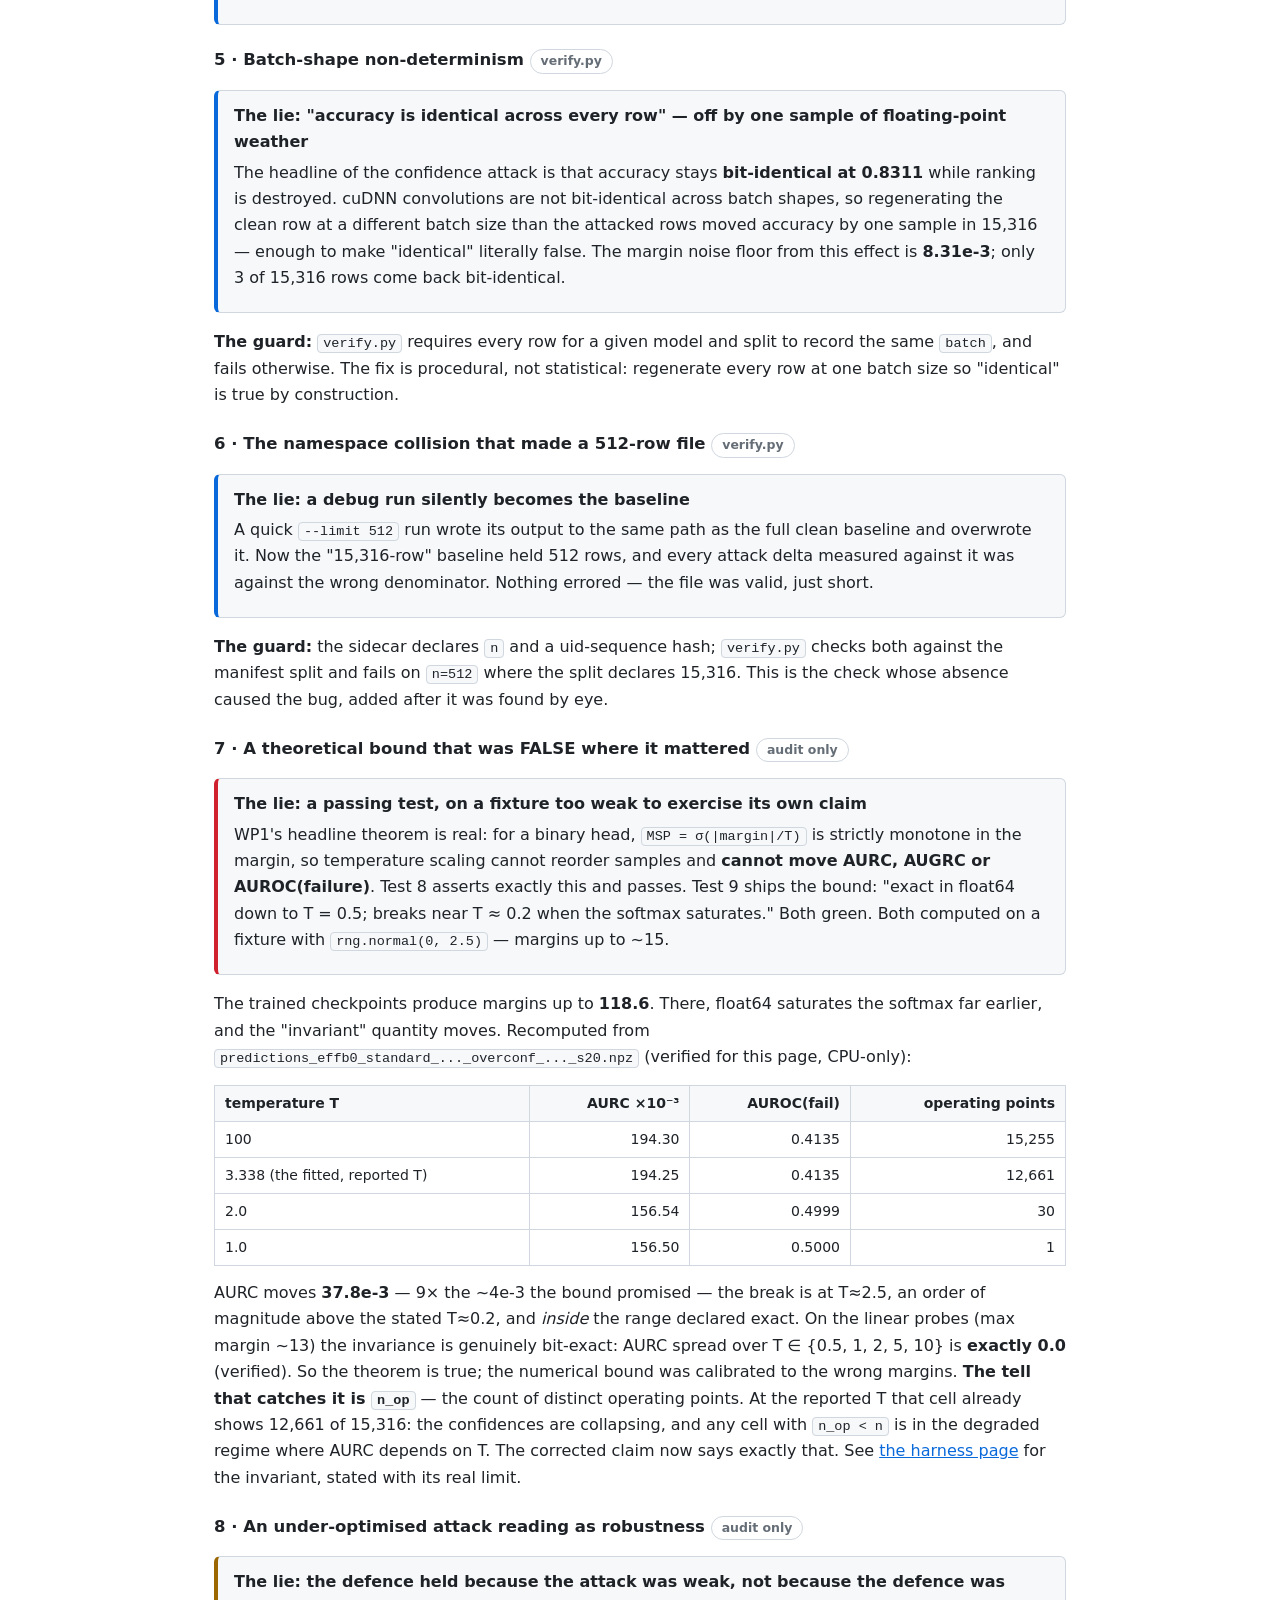
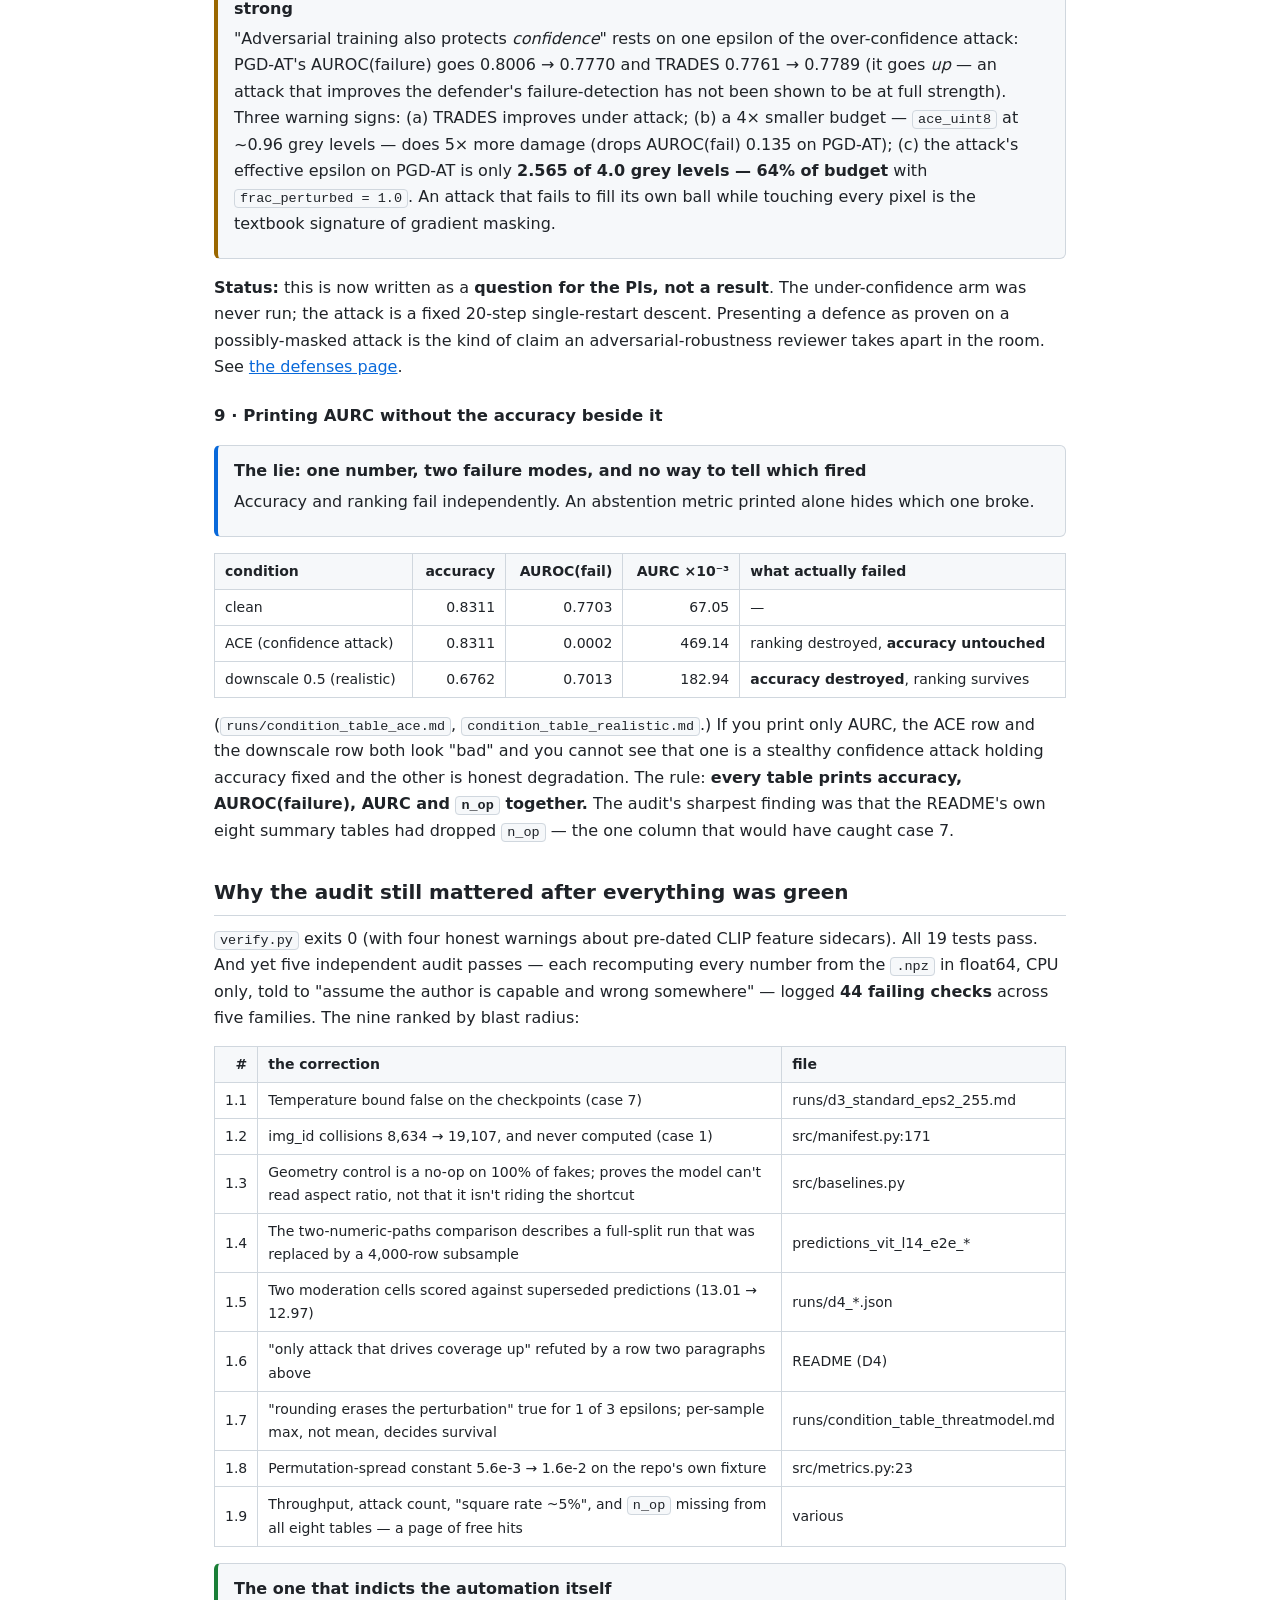
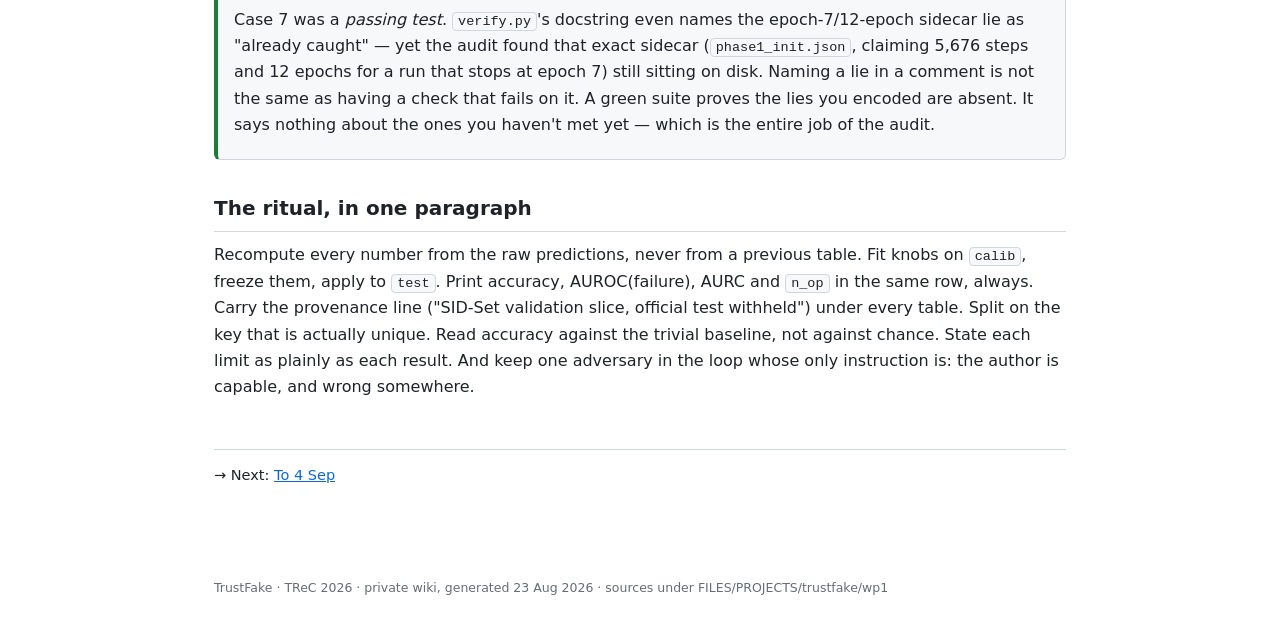
<file: docs/wiki/epistemics.html>
<!doctype html><html lang="en"><head><meta charset="utf-8">
<meta name="viewport" content="width=device-width,initial-scale=1">
<title>How experiments lie · TrustFake wiki</title>
<link rel="stylesheet" href="style.css"></head><body>
<nav>
<a href="index.html">Overview</a>
<a href="project.html">The project</a>
<a href="harness.html">The harness</a>
<a href="dataset.html">The dataset</a>
<a href="attacks.html">Attacks</a>
<a href="defenses.html">Defenses</a>
<a href="moderation.html">Moderation</a>
<a href="epistemics.html" class="here">How experiments lie</a>
<a href="implications.html">Implications</a>
<a href="pathways.html">To 4 Sep</a>
<a href="glossary.html">Glossary</a>
<a href="dashboard.html">Dashboard</a>
</nav>
<main>

<h1>How experiments lie</h1>
<p class="lead">Every number in this project had a way to be wrong that would not have thrown an
error. This page is the catalogue: each lie, the real instance of it that happened here, and the
check that now stands where it happened.</p>

<div class="box"><div class="t">The one idea on this page</div>
A measurement pipeline does not fail loudly. It returns a plausible number computed the wrong way,
and the number ends up on a slide. The defence is not "be careful" — it is to <b>name each specific
way a number here could lie, and stand a check on that exact spot</b>. The harness
(<code>src/verify.py</code> plus a 19-test suite) is precisely that: a list of named lies, each with
a guard. And even so, an adversarial re-audit that recomputed every number from the raw prediction
files found <b>nine more</b> the automated checks never saw — including a passing test whose fixture
was too weak to exercise the very bound it claimed. Automation catches the lies you have already met.
The audit is for the ones you haven't.</p>
</div>

<h2>Two layers that run before anyone believes a table</h2>

<p>Nothing on the <a href="harness.html">harness page</a> is trusted until two things pass. Neither
touches the GPU; both run in seconds.</p>

<div class="kv">
<b>src/verify.py</b><span>Artifact self-consistency. Walks every <code>runs/predictions/*.npz</code>
and its JSON sidecar and asserts they agree with the manifest, with each other, and with git. Exit
non-zero on any mismatch, so it sits in the pre-flight. Its docstring opens: "run it before you
believe any table."</span>
<b>19-test suite</b><span>9 metric-invariant tests (<code>tests/test_metrics.py</code>) + 10
attack-property tests (<code>tests/test_attacks.py</code>). No GPU, no data, no network. Claimed
&lt;2 s; measured 2.48 s in pytest.</span>
</div>

<p>The interesting thing about <code>verify.py</code> is that its docstring is a confession. It lists
four defects that "actually happened in this repo, silently, and were caught by a reviewer rather
than by the code." Each bullet below is now a check. That is the whole method: a lie is only defended
once it has been told.</p>

<table>
<thead><tr><th>The named lie</th><th>The real instance</th><th>The guard now standing there</th></tr></thead>
<tbody>
<tr><td>A partial run overwrites a full one</td><td>A <code>--limit 512</code> run wrote 512 rows over
the 15,316-row clean baseline. Every delta measured against it was meaningless; nothing errored.</td>
<td><code>n</code> and the per-split <b>uid sequence</b> must match the manifest split, or fail.</td></tr>
<tr><td>A sidecar claims a budget the run never spent</td><td>A checkpoint sidecar claimed a 12-epoch /
5,676-step budget for a run whose history stops at epoch 7.</td><td>Checkpoint metadata fields are
required; missing/blank fields fail.</td></tr>
<tr><td>Batch-shape non-determinism moves a headline</td><td>The clean row was regenerated at batch 16
while the attacked rows were at batch 32. cuDNN is not bit-identical across batch shapes, so accuracy
moved by <b>one sample in 15,316</b> — enough to break a headline that reads "accuracy identical across
every row."</td><td>All rows for one model/split must carry the same recorded <code>batch</code>, or
fail.</td></tr>
<tr><td>A typo becomes a fabricated experiment</td><td>A mistyped condition string parsed as a
<code>realistic</code> row carrying a fabricated <code>eps</code> of 0.</td><td>Every condition must
round-trip through <code>parse_condition()</code>, or fail.</td></tr>
</tbody>
</table>

<div class="box warn"><div class="t">A subtle design point in the guard itself</div>
The uid check is on the <b>per-split uid sequence</b>, not on a hash of the whole manifest file.
<code>manifest_v1</code> and <code>manifest_v2</code> have byte-identical <code>calib</code> and
<code>test</code> uid sequences and differ only in <code>fit</code> — because WP3 enlarges the
<i>training</i> set while every reported number stays on the same held-out slice. A whole-file hash
would <i>reject exactly the comparison the project needs</i> and catch nothing real. The naive strong
check is both too strict and useless; the right check is narrower and pointed.</p>
</div>

<h2>The case files</h2>

<p>Nine ways this project's numbers could have lied, each with its real example. Some were caught by
the two layers above. The ones marked <span class="pill">audit only</span> were not — they were found
by a human recomputing from the <code>.npz</code>.</p>

<h3>1 · Leakage — splitting on a key that isn't one</h3>
<div class="box bad"><div class="t">The lie: your test set is in your training set, and nothing says so</div>
The archetypal version is splitting a corpus by document when the label lives at the company level, so
the same company appears on both sides. Here the concrete near-miss is <b><code>img_id</code></b>. It
looks like a unique identifier. It is not: the synthetic and tampered classes are numbered
sequentially and the counter <b>restarts per split</b>, so <b>19,107</b> img_ids appear in <i>both</i>
train and validation — 10,000 synthetic and 9,107 tampered. Every one of the 10,000 fully-synthetic
validation images shares its img_id with a train image. Zero reals collide.
(<code>runs/img_id_collisions.json</code>: train 210,000 unique, validation 30,000 unique.)</p></div>
<p><b>How it was avoided:</b> the harness splits on <code>uid</code>, the genuinely unique key.
<code>manifest_v1</code> has uid unique, <code>fit</code> drawn only from <code>train:</code>,
<code>calib</code> (4,684) and <code>test</code> (15,316) drawn only from <code>validation:</code>.
Had anyone split on img_id thinking it a key, the whole result would have leaked. <span class="pill">
audit note</span> the old README quoted <b>8,634</b> collisions — a hard-coded integer literal at
<code>src/manifest.py:171</code> that no code ever computed. The audit recounted all 283 shards: the
true figure is 2.2&times; larger. See <a href="dataset.html">the dataset page</a>.</p>

<h3>2 · The dataset shortcut — a rule with no model that beats the model</h3>
<div class="box bad"><div class="t">The lie: 0.93 accuracy that is really 0.93 accuracy at reading image dimensions</div>
On this split, the rule <b>"width == height &rarr; fake"</b> — no network, no pixels — scores
<b>0.9785</b> (<code>runs/trivial_baselines.json</code>, majority class 0.5000). It works because
100% of synthetic and 100% of tampered images are square 1024&times;1024, and only <b>4.30%</b> of
reals are. A detector reporting 0.83 is <i>below</i> a one-line <code>if</code> statement. Reading that
0.83 against 0.5 instead of against 0.9785 would have told a story exactly backwards.</p></div>
<p><b>How it is caught:</b> <code>src/baselines.py</code> computes the trivial baselines and the ACE
condition table now prints, in bold, "read every model accuracy against 0.9785." The shortcut also
survives into the <i>pixels</i>: a frozen threshold on the decode scale factor (1024&rarr;256 is a
0.25 downscale for 100% of fakes, 4.0% of reals), fit on calib and applied to test, scores
<b>0.9798</b>. Whether the detector rides that laundered residue is an <b>open problem</b> named on the
<a href="attacks.html">attacks page</a> — the honest limit, not a solved one.</p>

<h3>3 · Fitting on the split you then report</h3>
<div class="box"><div class="t">The lie: the number is good because the knob was tuned on the same data</div>
A temperature, an abstention threshold, a decode cut-off — tune any of them on the test set and the
test number improves for free and generalises to nothing. The rule here: <b>fit on <code>calib</code>,
freeze, apply to <code>test</code>.</b> The moderation temperature (1.2785) is "fitted on
<code>..._calib_clean</code> and frozen" — stamped in the header of every condition table. The
abstention policy is refit on each model's own clean calib at the 5% SLA, then frozen.</p></div>
<p><b>The evidence it is honest:</b> the frozen policy's residual risk is <b>4.95% on calib</b> and
<b>4.65% on test</b> — it generalises across the gap, which is only meaningful <i>because</i> the knob
never saw test. See <a href="moderation.html">the moderation page</a>.</p>

<h3>4 · Oracle thresholds — peeking at the labels you're scoring</h3>
<div class="box"><div class="t">The lie: an abstention rule that quietly knows the answers</div>
Selective-classification numbers depend on <i>where</i> the model abstains. Choose that operating point
using the test labels — an oracle — and you report a risk no deployed system could achieve. The metrics
module keeps the oracle only as a clearly-labelled <i>reference</i> (<code>aurc_optimal_empirical</code>,
the empirical Bayes oracle for E-AURC), never as the operating policy. <span class="pill">audit note</span>
the audit confirmed the oracle's gap to its closed form is exactly <code>r/(2n)</code> — i.e. the
reference is right — and that the <i>deployed</i> threshold is the frozen-on-calib one from case 3, not
the oracle.</p></div>

<h3>5 · Batch-shape non-determinism <span class="pill">verify.py</span></h3>
<div class="box"><div class="t">The lie: "accuracy is identical across every row" — off by one sample of floating-point weather</div>
The headline of the confidence attack is that accuracy stays <b>bit-identical at 0.8311</b> while ranking
is destroyed. cuDNN convolutions are not bit-identical across batch shapes, so regenerating the clean row
at a different batch size than the attacked rows moved accuracy by one sample in 15,316 — enough to make
"identical" literally false. The margin noise floor from this effect is <b>8.31e-3</b>; only 3 of 15,316
rows come back bit-identical.</p></div>
<p><b>The guard:</b> <code>verify.py</code> requires every row for a given model and split to record the
same <code>batch</code>, and fails otherwise. The fix is procedural, not statistical: regenerate every row
at one batch size so "identical" is true by construction.</p>

<h3>6 · The namespace collision that made a 512-row file <span class="pill">verify.py</span></h3>
<div class="box"><div class="t">The lie: a debug run silently becomes the baseline</div>
A quick <code>--limit 512</code> run wrote its output to the same path as the full clean baseline and
overwrote it. Now the "15,316-row" baseline held 512 rows, and every attack delta measured against it was
against the wrong denominator. Nothing errored — the file was valid, just short.</p></div>
<p><b>The guard:</b> the sidecar declares <code>n</code> and a uid-sequence hash; <code>verify.py</code>
checks both against the manifest split and fails on <code>n=512</code> where the split declares 15,316.
This is the check whose absence caused the bug, added after it was found by eye.</p>

<h3>7 · A theoretical bound that was FALSE where it mattered <span class="pill">audit only</span></h3>
<div class="box bad"><div class="t">The lie: a passing test, on a fixture too weak to exercise its own claim</div>
WP1's headline theorem is real: for a binary head, <code>MSP = &sigma;(|margin|/T)</code> is strictly
monotone in the margin, so temperature scaling cannot reorder samples and <b>cannot move AURC, AUGRC or
AUROC(failure)</b>. Test 8 asserts exactly this and passes. Test 9 ships the bound: "exact in float64
down to T = 0.5; breaks near T &asymp; 0.2 when the softmax saturates." Both green. Both computed on a
fixture with <code>rng.normal(0, 2.5)</code> — margins up to ~15.</p></div>
<p>The trained checkpoints produce margins up to <b>118.6</b>. There, float64 saturates the softmax far
earlier, and the "invariant" quantity moves. Recomputed from
<code>predictions_effb0_standard_..._overconf_..._s20.npz</code> (verified for this page, CPU-only):</p>

<table>
<thead><tr><th>temperature T</th><th class="num">AURC &times;10⁻³</th><th class="num">AUROC(fail)</th>
<th class="num">operating points</th></tr></thead>
<tbody>
<tr><td>100</td><td class="num">194.30</td><td class="num">0.4135</td><td class="num">15,255</td></tr>
<tr><td>3.338 (the fitted, reported T)</td><td class="num">194.25</td><td class="num">0.4135</td><td class="num">12,661</td></tr>
<tr><td>2.0</td><td class="num">156.54</td><td class="num">0.4999</td><td class="num">30</td></tr>
<tr><td>1.0</td><td class="num">156.50</td><td class="num">0.5000</td><td class="num">1</td></tr>
</tbody>
</table>

<p>AURC moves <b>37.8e-3</b> — 9&times; the ~4e-3 the bound promised — the break is at T&asymp;2.5, an
order of magnitude above the stated T&asymp;0.2, and <i>inside</i> the range declared exact. On the linear
probes (max margin ~13) the invariance is genuinely bit-exact: AURC spread over T &isin; {0.5, 1, 2, 5,
10} is <b>exactly 0.0</b> (verified). So the theorem is true; the numerical bound was calibrated to the
wrong margins. <b>The tell that catches it is <code>n_op</code></b> — the count of distinct operating
points. At the reported T that cell already shows 12,661 of 15,316: the confidences are collapsing, and
any cell with <code>n_op &lt; n</code> is in the degraded regime where AURC depends on T. The corrected
claim now says exactly that. See <a href="harness.html">the harness page</a> for the invariant, stated
with its real limit.</p>

<h3>8 · An under-optimised attack reading as robustness <span class="pill">audit only</span></h3>
<div class="box warn"><div class="t">The lie: the defence held because the attack was weak, not because the defence was strong</div>
"Adversarial training also protects <i>confidence</i>" rests on one epsilon of the over-confidence attack:
PGD-AT's AUROC(failure) goes 0.8006 &rarr; 0.7770 and TRADES 0.7761 &rarr; 0.7789 (it goes <i>up</i> — an
attack that improves the defender's failure-detection has not been shown to be at full strength). Three
warning signs: (a) TRADES improves under attack; (b) a 4&times; smaller budget — <code>ace_uint8</code> at
~0.96 grey levels — does 5&times; more damage (drops AUROC(fail) 0.135 on PGD-AT); (c) the attack's
effective epsilon on PGD-AT is only <b>2.565 of 4.0 grey levels — 64% of budget</b> with
<code>frac_perturbed = 1.0</code>. An attack that fails to fill its own ball while touching every pixel is
the textbook signature of gradient masking.</p></div>
<p><b>Status:</b> this is now written as a <b>question for the PIs, not a result</b>. The under-confidence
arm was never run; the attack is a fixed 20-step single-restart descent. Presenting a defence as proven on
a possibly-masked attack is the kind of claim an adversarial-robustness reviewer takes apart in the room.
See <a href="defenses.html">the defenses page</a>.</p>

<h3>9 · Printing AURC without the accuracy beside it</h3>
<div class="box"><div class="t">The lie: one number, two failure modes, and no way to tell which fired</div>
Accuracy and ranking fail independently. An abstention metric printed alone hides which one broke.</p></div>
<table>
<thead><tr><th>condition</th><th class="num">accuracy</th><th class="num">AUROC(fail)</th>
<th class="num">AURC &times;10⁻³</th><th>what actually failed</th></tr></thead>
<tbody>
<tr><td>clean</td><td class="num">0.8311</td><td class="num">0.7703</td><td class="num">67.05</td><td>—</td></tr>
<tr><td>ACE (confidence attack)</td><td class="num">0.8311</td><td class="num">0.0002</td><td class="num">469.14</td>
<td>ranking destroyed, <b>accuracy untouched</b></td></tr>
<tr><td>downscale 0.5 (realistic)</td><td class="num">0.6762</td><td class="num">0.7013</td><td class="num">182.94</td>
<td><b>accuracy destroyed</b>, ranking survives</td></tr>
</tbody>
</table>
<p>(<code>runs/condition_table_ace.md</code>, <code>condition_table_realistic.md</code>.) If you print
only AURC, the ACE row and the downscale row both look "bad" and you cannot see that one is a stealthy
confidence attack holding accuracy fixed and the other is honest degradation. The rule: <b>every table
prints accuracy, AUROC(failure), AURC and <code>n_op</code> together.</b> The audit's sharpest finding was
that the README's own eight summary tables had dropped <code>n_op</code> — the one column that would have
caught case 7.</p>

<h2>Why the audit still mattered after everything was green</h2>

<p><code>verify.py</code> exits 0 (with four honest warnings about pre-dated CLIP feature sidecars). All
19 tests pass. And yet five independent audit passes — each recomputing every number from the
<code>.npz</code> in float64, CPU only, told to "assume the author is capable and wrong somewhere" — logged
<b>44 failing checks</b> across five families. The nine ranked by blast radius:</p>

<table>
<thead><tr><th class="num">#</th><th>the correction</th><th>file</th></tr></thead>
<tbody>
<tr><td class="num">1.1</td><td>Temperature bound false on the checkpoints (case 7)</td><td>runs/d3_standard_eps2_255.md</td></tr>
<tr><td class="num">1.2</td><td>img_id collisions 8,634 &rarr; 19,107, and never computed (case 1)</td><td>src/manifest.py:171</td></tr>
<tr><td class="num">1.3</td><td>Geometry control is a no-op on 100% of fakes; proves the model can't read aspect ratio, not that it isn't riding the shortcut</td><td>src/baselines.py</td></tr>
<tr><td class="num">1.4</td><td>The two-numeric-paths comparison describes a full-split run that was replaced by a 4,000-row subsample</td><td>predictions_vit_l14_e2e_*</td></tr>
<tr><td class="num">1.5</td><td>Two moderation cells scored against superseded predictions (13.01 &rarr; 12.97)</td><td>runs/d4_*.json</td></tr>
<tr><td class="num">1.6</td><td>"only attack that drives coverage up" refuted by a row two paragraphs above</td><td>README (D4)</td></tr>
<tr><td class="num">1.7</td><td>"rounding erases the perturbation" true for 1 of 3 epsilons; per-sample max, not mean, decides survival</td><td>runs/condition_table_threatmodel.md</td></tr>
<tr><td class="num">1.8</td><td>Permutation-spread constant 5.6e-3 &rarr; 1.6e-2 on the repo's own fixture</td><td>src/metrics.py:23</td></tr>
<tr><td class="num">1.9</td><td>Throughput, attack count, "square rate ~5%", and <code>n_op</code> missing from all eight tables — a page of free hits</td><td>various</td></tr>
</tbody>
</table>

<div class="box good"><div class="t">The one that indicts the automation itself</div>
Case 7 was a <i>passing test</i>. <code>verify.py</code>'s docstring even names the epoch-7/12-epoch
sidecar lie as "already caught" — yet the audit found that exact sidecar (<code>phase1_init.json</code>,
claiming 5,676 steps and 12 epochs for a run that stops at epoch 7) still sitting on disk. Naming a lie in
a comment is not the same as having a check that fails on it. A green suite proves the lies you encoded are
absent. It says nothing about the ones you haven't met yet — which is the entire job of the audit.</p>
</div>

<h2>The ritual, in one paragraph</h2>
<p>Recompute every number from the raw predictions, never from a previous table. Fit knobs on
<code>calib</code>, freeze them, apply to <code>test</code>. Print accuracy, AUROC(failure), AURC and
<code>n_op</code> in the same row, always. Carry the provenance line ("SID-Set validation slice, official
test withheld") under every table. Split on the key that is actually unique. Read accuracy against the
trivial baseline, not against chance. State each limit as plainly as each result. And keep one adversary
in the loop whose only instruction is: the author is capable, and wrong somewhere.</p>

<div class="next">&rarr; Next: <a href="pathways.html">To 4 Sep</a></div>

</main>
<footer>TrustFake · TReC 2026 · private wiki, generated 23 Aug 2026 · sources under
FILES/PROJECTS/trustfake/wp1</footer>
</body></html>
</file>
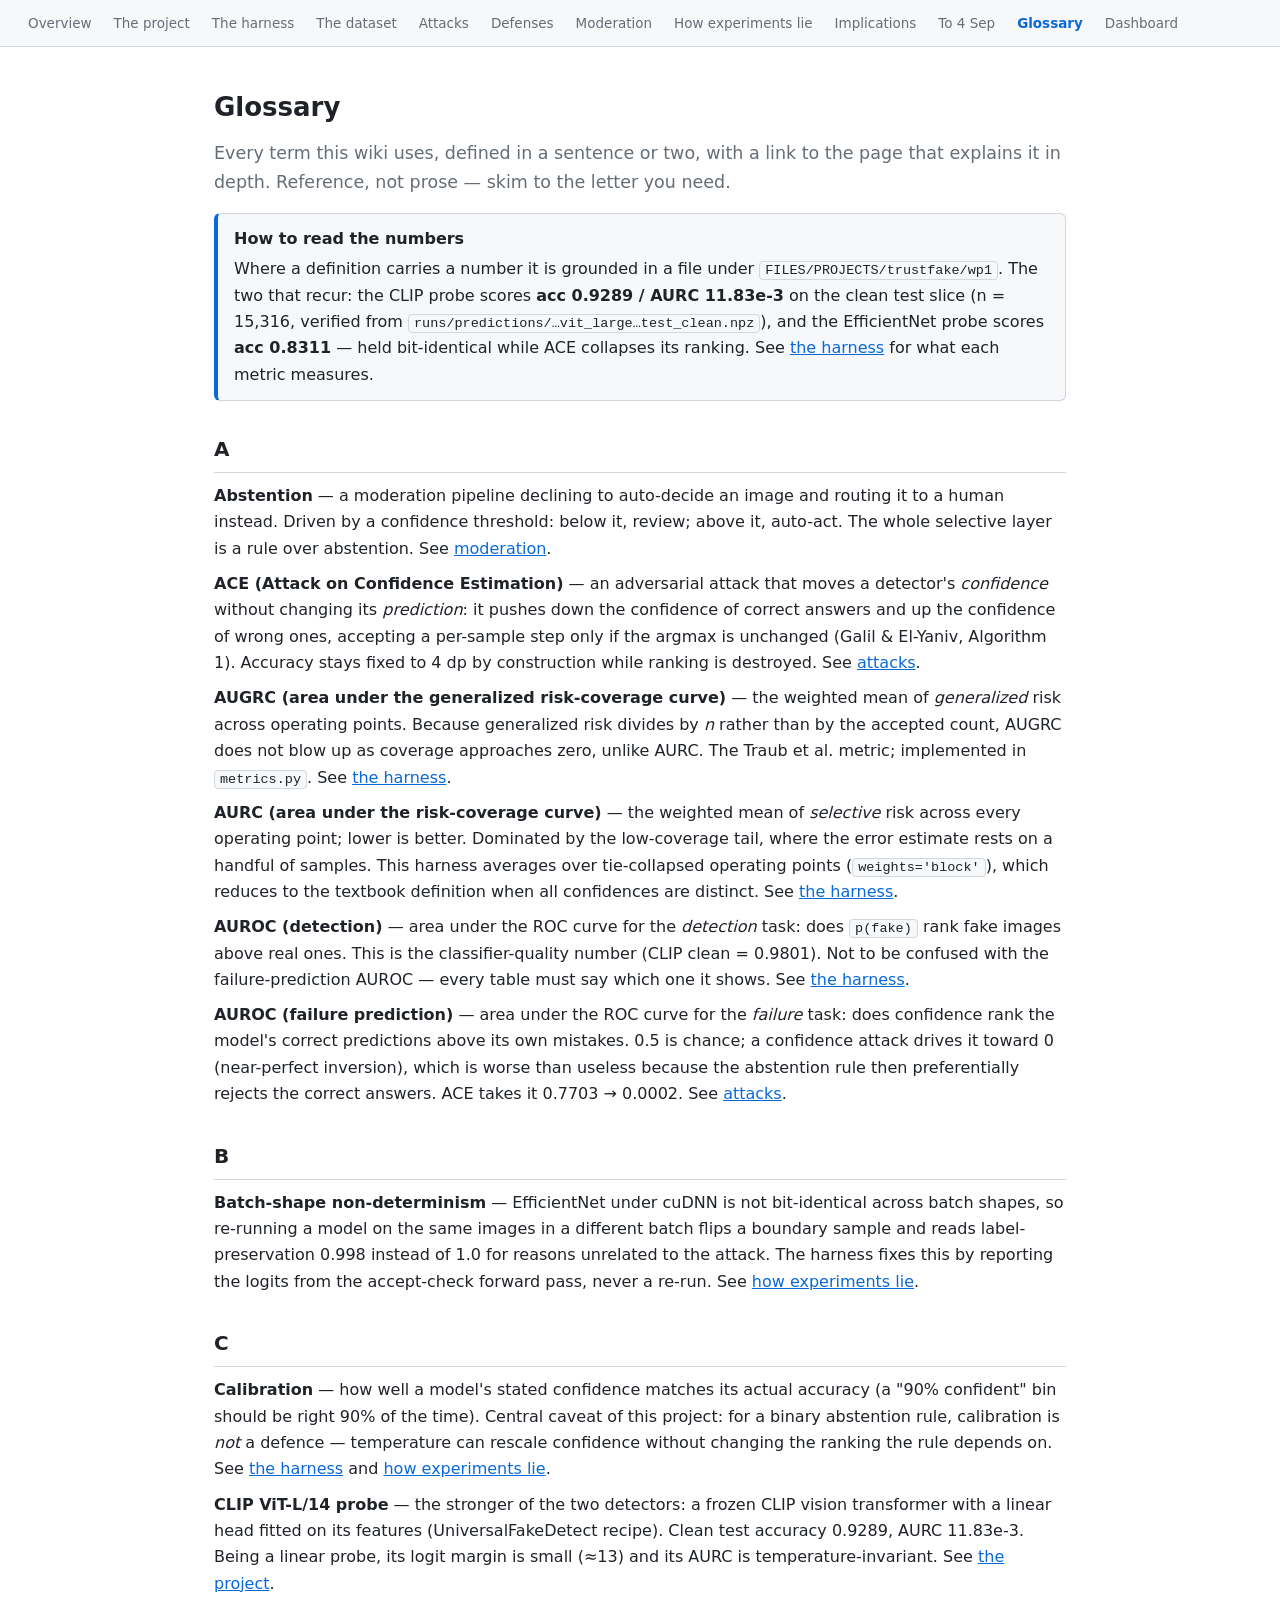
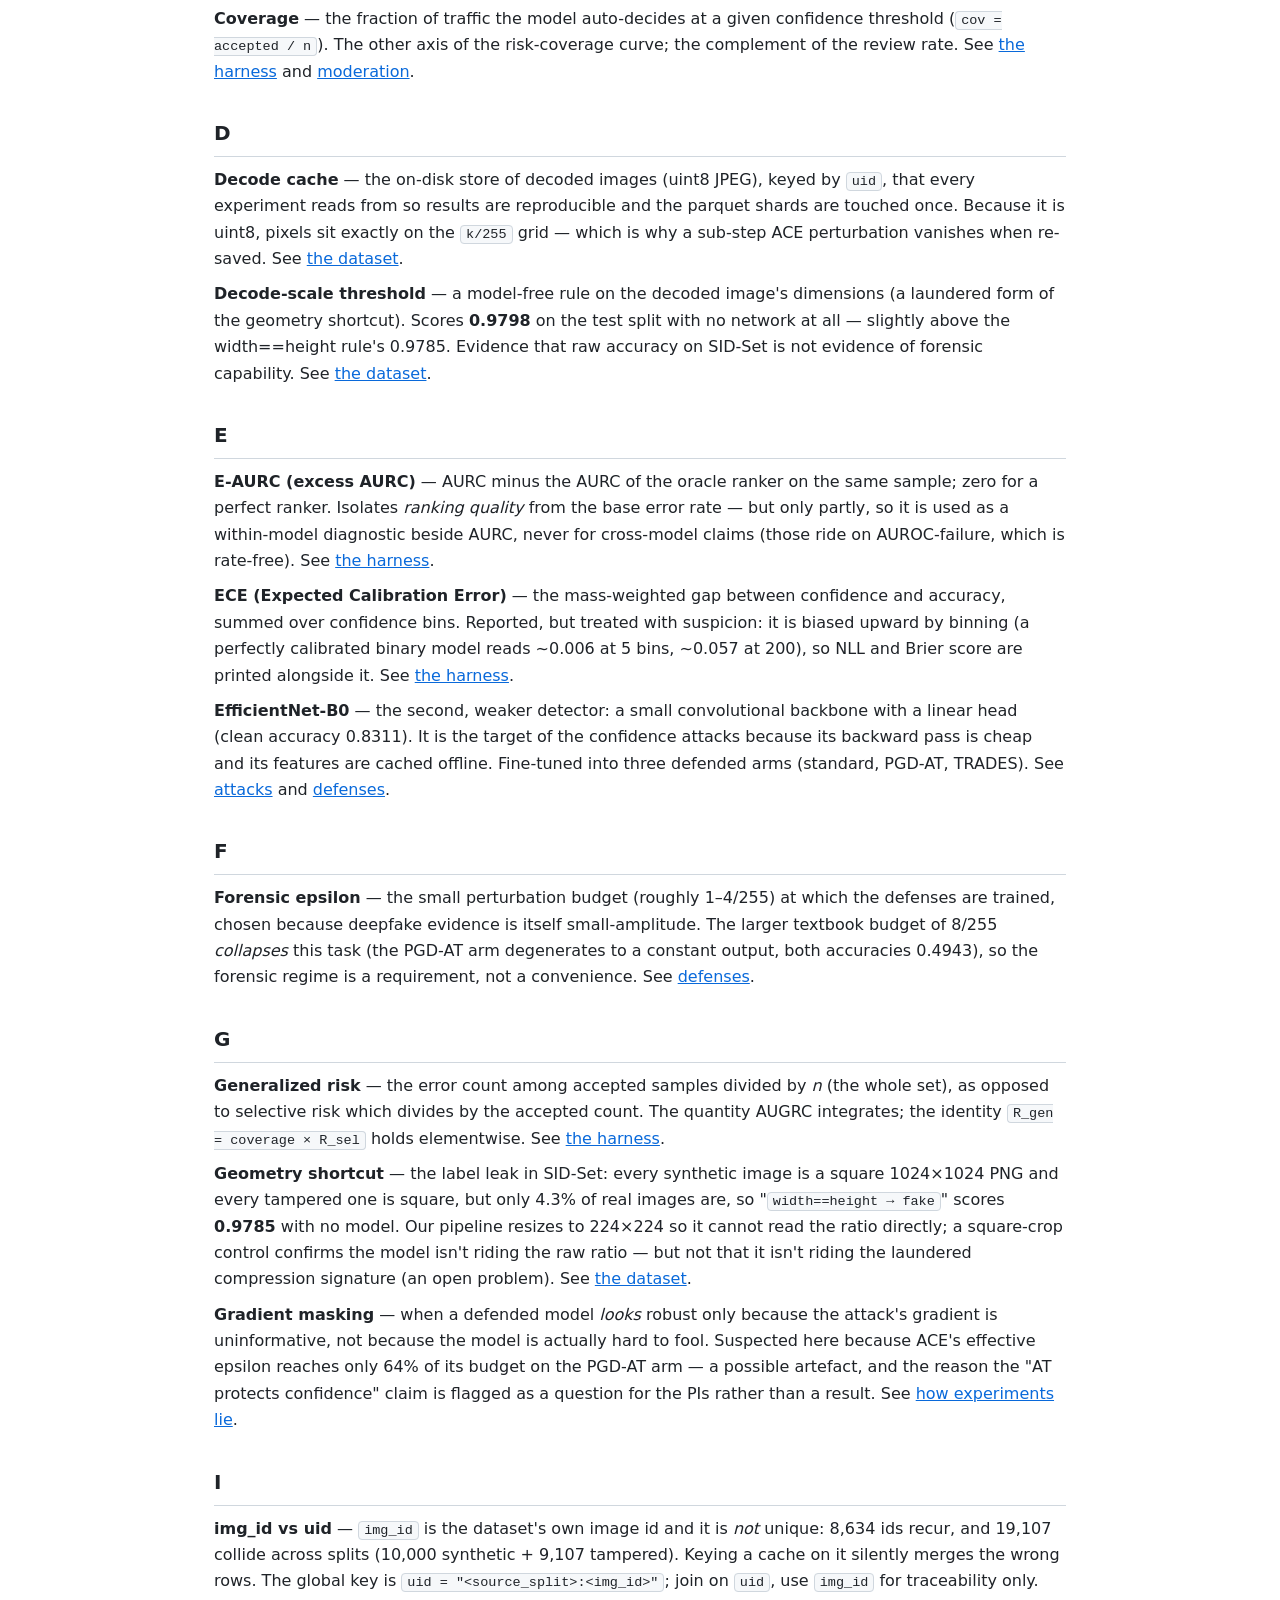
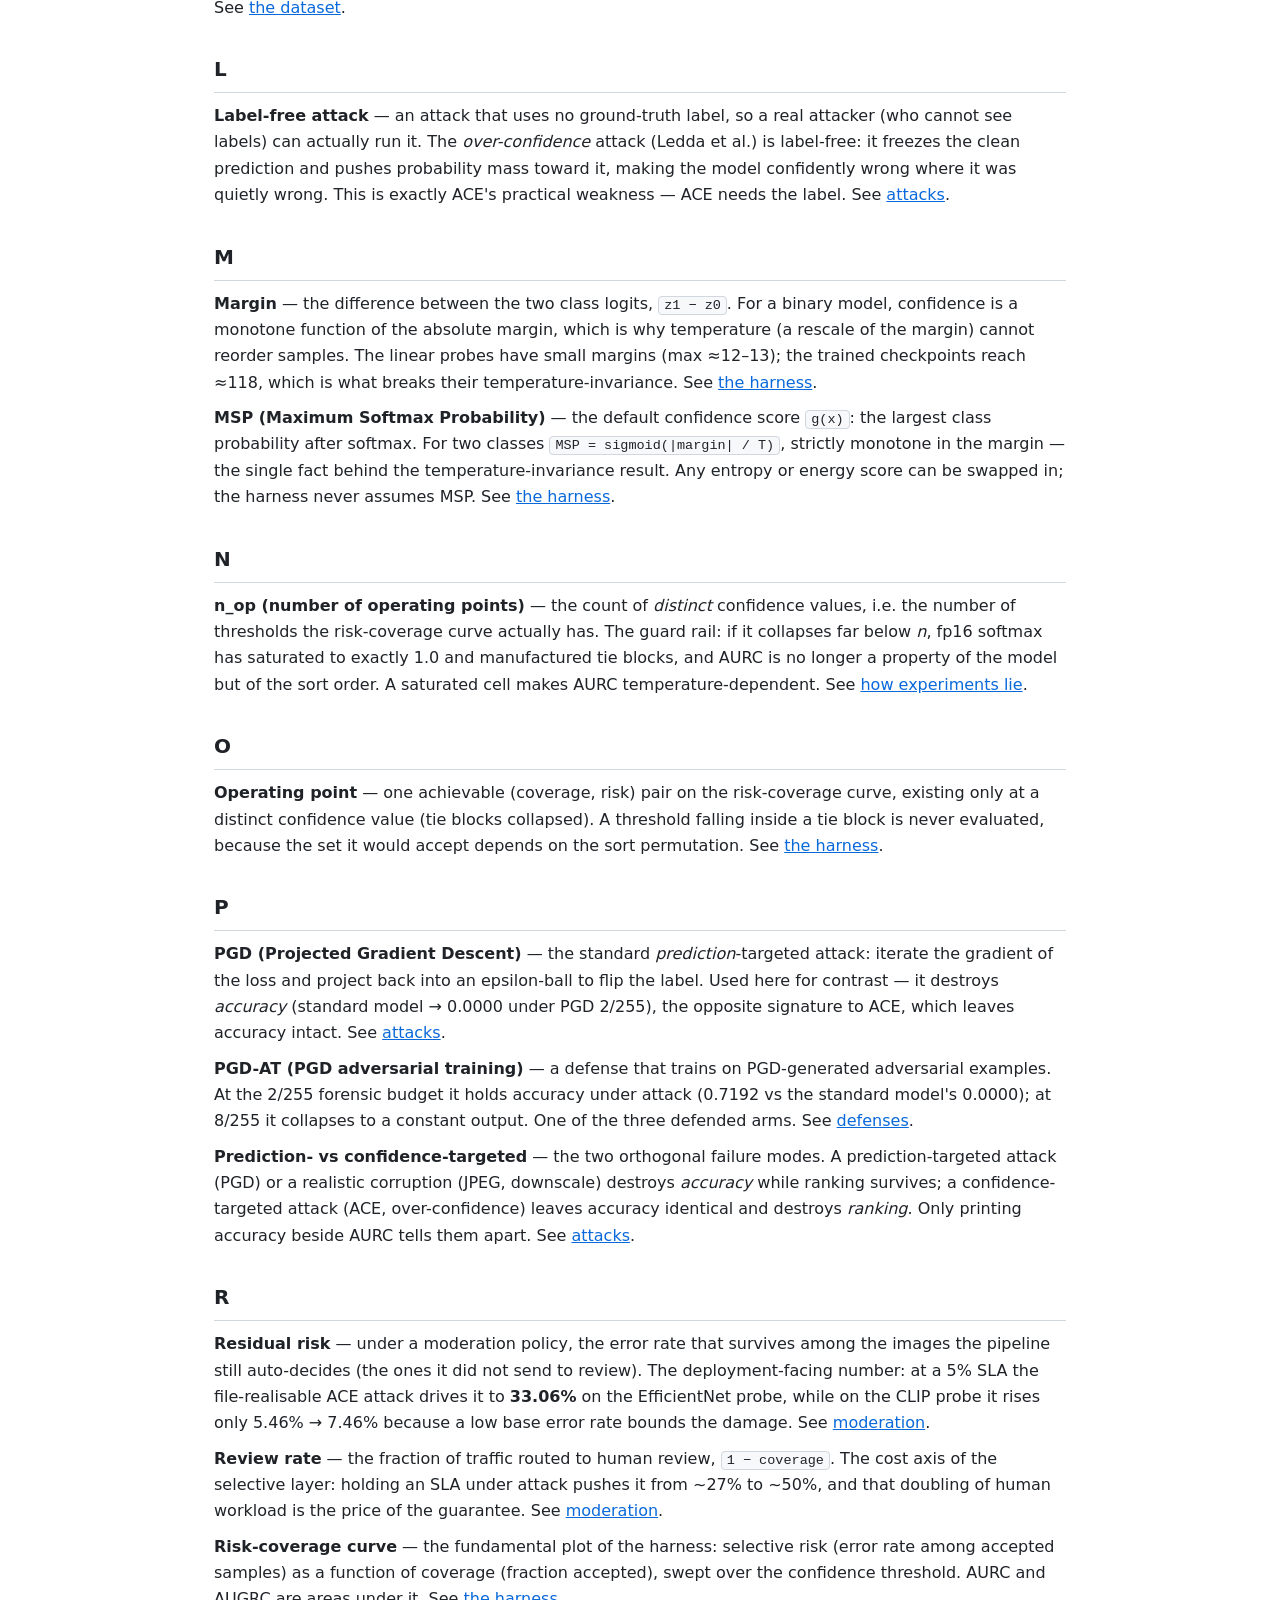
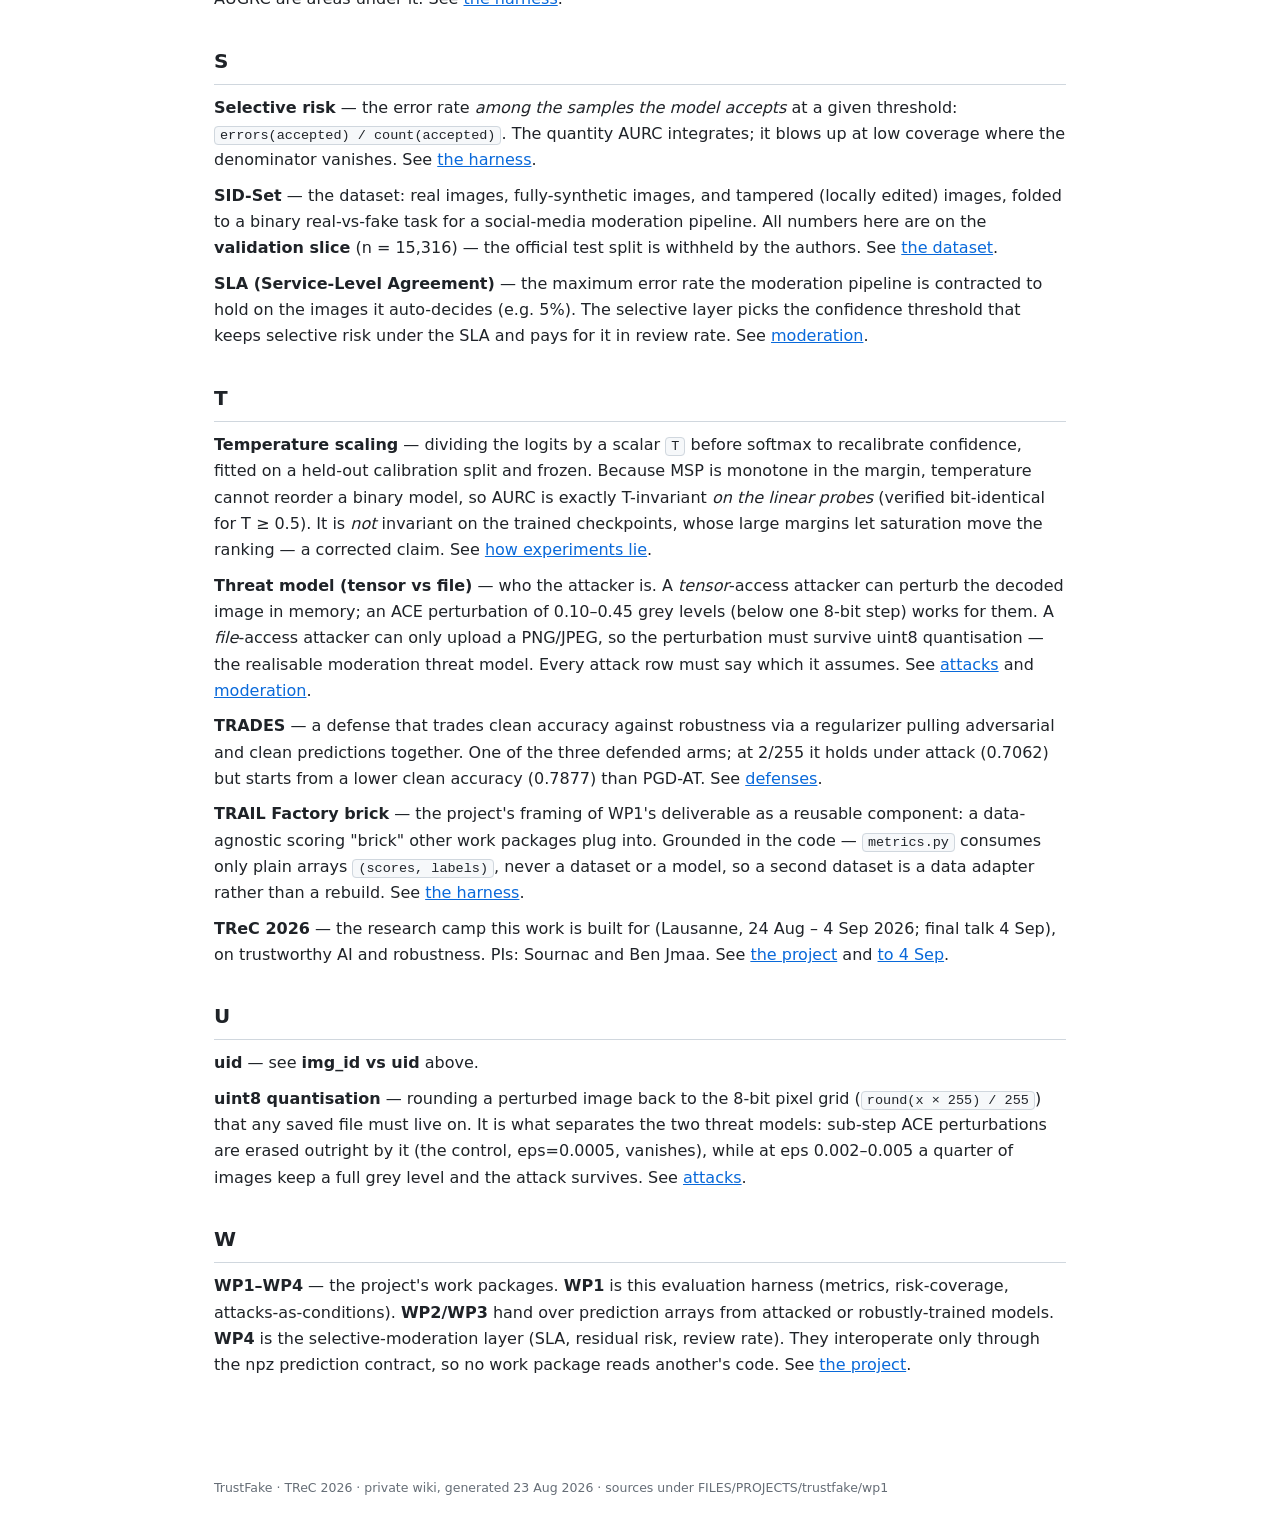
<file: docs/wiki/glossary.html>
<!doctype html><html lang="en"><head><meta charset="utf-8">
<meta name="viewport" content="width=device-width,initial-scale=1">
<title>Glossary · TrustFake wiki</title>
<link rel="stylesheet" href="style.css"></head><body>
<nav>
<a href="index.html">Overview</a>
<a href="project.html">The project</a>
<a href="harness.html">The harness</a>
<a href="dataset.html">The dataset</a>
<a href="attacks.html">Attacks</a>
<a href="defenses.html">Defenses</a>
<a href="moderation.html">Moderation</a>
<a href="epistemics.html">How experiments lie</a>
<a href="implications.html">Implications</a>
<a href="pathways.html">To 4 Sep</a>
<a href="glossary.html" class="here">Glossary</a>
<a href="dashboard.html">Dashboard</a>
</nav>
<main>
<h1>Glossary</h1>
<p class="lead">Every term this wiki uses, defined in a sentence or two, with a link to the page
that explains it in depth. Reference, not prose — skim to the letter you need.</p>

<div class="box"><div class="t">How to read the numbers</div>
Where a definition carries a number it is grounded in a file under
<code>FILES/PROJECTS/trustfake/wp1</code>. The two that recur: the CLIP probe scores
<b>acc 0.9289 / AURC 11.83e-3</b> on the clean test slice (n = 15,316, verified from
<code>runs/predictions/…vit_large…test_clean.npz</code>), and the EfficientNet probe scores
<b>acc 0.8311</b> — held bit-identical while ACE collapses its ranking. See
<a href="harness.html">the harness</a> for what each metric measures.</div>

<h2>A</h2>

<p><b>Abstention</b> — a moderation pipeline declining to auto-decide an image and routing it to
a human instead. Driven by a confidence threshold: below it, review; above it, auto-act. The
whole selective layer is a rule over abstention. See <a href="moderation.html">moderation</a>.</p>

<p><b>ACE (Attack on Confidence Estimation)</b> — an adversarial attack that moves a detector's
<i>confidence</i> without changing its <i>prediction</i>: it pushes down the confidence of correct
answers and up the confidence of wrong ones, accepting a per-sample step only if the argmax is
unchanged (Galil &amp; El-Yaniv, Algorithm 1). Accuracy stays fixed to 4 dp by construction while
ranking is destroyed. See <a href="attacks.html">attacks</a>.</p>

<p><b>AUGRC (area under the generalized risk-coverage curve)</b> — the weighted mean of
<i>generalized</i> risk across operating points. Because generalized risk divides by <i>n</i>
rather than by the accepted count, AUGRC does not blow up as coverage approaches zero, unlike AURC.
The Traub et al. metric; implemented in <code>metrics.py</code>. See <a href="harness.html">the
harness</a>.</p>

<p><b>AURC (area under the risk-coverage curve)</b> — the weighted mean of <i>selective</i> risk
across every operating point; lower is better. Dominated by the low-coverage tail, where the error
estimate rests on a handful of samples. This harness averages over tie-collapsed operating points
(<code>weights='block'</code>), which reduces to the textbook definition when all confidences are
distinct. See <a href="harness.html">the harness</a>.</p>

<p><b>AUROC (detection)</b> — area under the ROC curve for the <i>detection</i> task: does
<code>p(fake)</code> rank fake images above real ones. This is the classifier-quality number
(CLIP clean = 0.9801). Not to be confused with the failure-prediction AUROC — every table must say
which one it shows. See <a href="harness.html">the harness</a>.</p>

<p><b>AUROC (failure prediction)</b> — area under the ROC curve for the <i>failure</i> task: does
confidence rank the model's correct predictions above its own mistakes. 0.5 is chance; a confidence
attack drives it toward 0 (near-perfect inversion), which is worse than useless because the
abstention rule then preferentially rejects the correct answers. ACE takes it 0.7703 → 0.0002.
See <a href="attacks.html">attacks</a>.</p>

<h2>B</h2>

<p><b>Batch-shape non-determinism</b> — EfficientNet under cuDNN is not bit-identical across batch
shapes, so re-running a model on the same images in a different batch flips a boundary sample and
reads label-preservation 0.998 instead of 1.0 for reasons unrelated to the attack. The harness
fixes this by reporting the logits from the accept-check forward pass, never a re-run. See
<a href="epistemics.html">how experiments lie</a>.</p>

<h2>C</h2>

<p><b>Calibration</b> — how well a model's stated confidence matches its actual accuracy (a "90%
confident" bin should be right 90% of the time). Central caveat of this project: for a binary
abstention rule, calibration is <i>not</i> a defence — temperature can rescale confidence without
changing the ranking the rule depends on. See <a href="harness.html">the harness</a> and
<a href="epistemics.html">how experiments lie</a>.</p>

<p><b>CLIP ViT-L/14 probe</b> — the stronger of the two detectors: a frozen CLIP vision transformer
with a linear head fitted on its features (UniversalFakeDetect recipe). Clean test accuracy 0.9289,
AURC 11.83e-3. Being a linear probe, its logit margin is small (≈13) and its AURC is
temperature-invariant. See <a href="project.html">the project</a>.</p>

<p><b>Coverage</b> — the fraction of traffic the model auto-decides at a given confidence threshold
(<code>cov = accepted / n</code>). The other axis of the risk-coverage curve; the complement of the
review rate. See <a href="harness.html">the harness</a> and <a href="moderation.html">moderation</a>.</p>

<h2>D</h2>

<p><b>Decode cache</b> — the on-disk store of decoded images (uint8 JPEG), keyed by <code>uid</code>,
that every experiment reads from so results are reproducible and the parquet shards are touched
once. Because it is uint8, pixels sit exactly on the <code>k/255</code> grid — which is why a
sub-step ACE perturbation vanishes when re-saved. See <a href="dataset.html">the dataset</a>.</p>

<p><b>Decode-scale threshold</b> — a model-free rule on the decoded image's dimensions (a laundered
form of the geometry shortcut). Scores <b>0.9798</b> on the test split with no network at all —
slightly above the width==height rule's 0.9785. Evidence that raw accuracy on SID-Set is not
evidence of forensic capability. See <a href="dataset.html">the dataset</a>.</p>

<h2>E</h2>

<p><b>E-AURC (excess AURC)</b> — AURC minus the AURC of the oracle ranker on the same sample; zero
for a perfect ranker. Isolates <i>ranking quality</i> from the base error rate — but only partly, so
it is used as a within-model diagnostic beside AURC, never for cross-model claims (those ride on
AUROC-failure, which is rate-free). See <a href="harness.html">the harness</a>.</p>

<p><b>ECE (Expected Calibration Error)</b> — the mass-weighted gap between confidence and accuracy,
summed over confidence bins. Reported, but treated with suspicion: it is biased upward by binning
(a perfectly calibrated binary model reads ~0.006 at 5 bins, ~0.057 at 200), so NLL and Brier score
are printed alongside it. See <a href="harness.html">the harness</a>.</p>

<p><b>EfficientNet-B0</b> — the second, weaker detector: a small convolutional backbone with a linear
head (clean accuracy 0.8311). It is the target of the confidence attacks because its backward pass
is cheap and its features are cached offline. Fine-tuned into three defended arms (standard, PGD-AT,
TRADES). See <a href="attacks.html">attacks</a> and <a href="defenses.html">defenses</a>.</p>

<h2>F</h2>

<p><b>Forensic epsilon</b> — the small perturbation budget (roughly 1–4/255) at which the defenses
are trained, chosen because deepfake evidence is itself small-amplitude. The larger textbook budget
of 8/255 <i>collapses</i> this task (the PGD-AT arm degenerates to a constant output, both accuracies
0.4943), so the forensic regime is a requirement, not a convenience. See <a href="defenses.html">
defenses</a>.</p>

<h2>G</h2>

<p><b>Generalized risk</b> — the error count among accepted samples divided by <i>n</i> (the whole
set), as opposed to selective risk which divides by the accepted count. The quantity AUGRC
integrates; the identity <code>R_gen = coverage × R_sel</code> holds elementwise. See
<a href="harness.html">the harness</a>.</p>

<p><b>Geometry shortcut</b> — the label leak in SID-Set: every synthetic image is a square
1024×1024 PNG and every tampered one is square, but only 4.3% of real images are, so
"<code>width==height → fake</code>" scores <b>0.9785</b> with no model. Our pipeline resizes to
224×224 so it cannot read the ratio directly; a square-crop control confirms the model isn't riding
the raw ratio — but not that it isn't riding the laundered compression signature (an open problem).
See <a href="dataset.html">the dataset</a>.</p>

<p><b>Gradient masking</b> — when a defended model <i>looks</i> robust only because the attack's
gradient is uninformative, not because the model is actually hard to fool. Suspected here because
ACE's effective epsilon reaches only 64% of its budget on the PGD-AT arm — a possible artefact, and
the reason the "AT protects confidence" claim is flagged as a question for the PIs rather than a
result. See <a href="epistemics.html">how experiments lie</a>.</p>

<h2>I</h2>

<p><b>img_id vs uid</b> — <code>img_id</code> is the dataset's own image id and it is <i>not</i>
unique: 8,634 ids recur, and 19,107 collide across splits (10,000 synthetic + 9,107 tampered).
Keying a cache on it silently merges the wrong rows. The global key is
<code>uid = "&lt;source_split&gt;:&lt;img_id&gt;"</code>; join on <code>uid</code>, use
<code>img_id</code> for traceability only. See <a href="dataset.html">the dataset</a>.</p>

<h2>L</h2>

<p><b>Label-free attack</b> — an attack that uses no ground-truth label, so a real attacker (who
cannot see labels) can actually run it. The <i>over-confidence</i> attack (Ledda et al.) is
label-free: it freezes the clean prediction and pushes probability mass toward it, making the model
confidently wrong where it was quietly wrong. This is exactly ACE's practical weakness — ACE needs
the label. See <a href="attacks.html">attacks</a>.</p>

<h2>M</h2>

<p><b>Margin</b> — the difference between the two class logits, <code>z1 − z0</code>. For a binary
model, confidence is a monotone function of the absolute margin, which is why temperature (a rescale
of the margin) cannot reorder samples. The linear probes have small margins (max ≈12–13); the
trained checkpoints reach ≈118, which is what breaks their temperature-invariance. See
<a href="harness.html">the harness</a>.</p>

<p><b>MSP (Maximum Softmax Probability)</b> — the default confidence score <code>g(x)</code>: the
largest class probability after softmax. For two classes <code>MSP = sigmoid(|margin| / T)</code>,
strictly monotone in the margin — the single fact behind the temperature-invariance result. Any
entropy or energy score can be swapped in; the harness never assumes MSP. See <a href="harness.html">
the harness</a>.</p>

<h2>N</h2>

<p><b>n_op (number of operating points)</b> — the count of <i>distinct</i> confidence values, i.e.
the number of thresholds the risk-coverage curve actually has. The guard rail: if it collapses far
below <i>n</i>, fp16 softmax has saturated to exactly 1.0 and manufactured tie blocks, and AURC is no
longer a property of the model but of the sort order. A saturated cell makes AURC
temperature-dependent. See <a href="epistemics.html">how experiments lie</a>.</p>

<h2>O</h2>

<p><b>Operating point</b> — one achievable (coverage, risk) pair on the risk-coverage curve,
existing only at a distinct confidence value (tie blocks collapsed). A threshold falling inside a
tie block is never evaluated, because the set it would accept depends on the sort permutation. See
<a href="harness.html">the harness</a>.</p>

<h2>P</h2>

<p><b>PGD (Projected Gradient Descent)</b> — the standard <i>prediction</i>-targeted attack:
iterate the gradient of the loss and project back into an epsilon-ball to flip the label. Used here
for contrast — it destroys <i>accuracy</i> (standard model → 0.0000 under PGD 2/255), the opposite
signature to ACE, which leaves accuracy intact. See <a href="attacks.html">attacks</a>.</p>

<p><b>PGD-AT (PGD adversarial training)</b> — a defense that trains on PGD-generated adversarial
examples. At the 2/255 forensic budget it holds accuracy under attack (0.7192 vs the standard
model's 0.0000); at 8/255 it collapses to a constant output. One of the three defended arms. See
<a href="defenses.html">defenses</a>.</p>

<p><b>Prediction- vs confidence-targeted</b> — the two orthogonal failure modes. A
prediction-targeted attack (PGD) or a realistic corruption (JPEG, downscale) destroys
<i>accuracy</i> while ranking survives; a confidence-targeted attack (ACE, over-confidence) leaves
accuracy identical and destroys <i>ranking</i>. Only printing accuracy beside AURC tells them apart.
See <a href="attacks.html">attacks</a>.</p>

<h2>R</h2>

<p><b>Residual risk</b> — under a moderation policy, the error rate that survives among the images
the pipeline still auto-decides (the ones it did not send to review). The deployment-facing number:
at a 5% SLA the file-realisable ACE attack drives it to <b>33.06%</b> on the EfficientNet probe,
while on the CLIP probe it rises only 5.46% → 7.46% because a low base error rate bounds the damage.
See <a href="moderation.html">moderation</a>.</p>

<p><b>Review rate</b> — the fraction of traffic routed to human review, <code>1 − coverage</code>.
The cost axis of the selective layer: holding an SLA under attack pushes it from ~27% to ~50%, and
that doubling of human workload is the price of the guarantee. See <a href="moderation.html">
moderation</a>.</p>

<p><b>Risk-coverage curve</b> — the fundamental plot of the harness: selective risk (error rate
among accepted samples) as a function of coverage (fraction accepted), swept over the confidence
threshold. AURC and AUGRC are areas under it. See <a href="harness.html">the harness</a>.</p>

<h2>S</h2>

<p><b>Selective risk</b> — the error rate <i>among the samples the model accepts</i> at a given
threshold: <code>errors(accepted) / count(accepted)</code>. The quantity AURC integrates; it blows
up at low coverage where the denominator vanishes. See <a href="harness.html">the harness</a>.</p>

<p><b>SID-Set</b> — the dataset: real images, fully-synthetic images, and tampered (locally edited)
images, folded to a binary real-vs-fake task for a social-media moderation pipeline. All numbers
here are on the <b>validation slice</b> (n = 15,316) — the official test split is withheld by the
authors. See <a href="dataset.html">the dataset</a>.</p>

<p><b>SLA (Service-Level Agreement)</b> — the maximum error rate the moderation pipeline is
contracted to hold on the images it auto-decides (e.g. 5%). The selective layer picks the confidence
threshold that keeps selective risk under the SLA and pays for it in review rate. See
<a href="moderation.html">moderation</a>.</p>

<h2>T</h2>

<p><b>Temperature scaling</b> — dividing the logits by a scalar <code>T</code> before softmax to
recalibrate confidence, fitted on a held-out calibration split and frozen. Because MSP is monotone
in the margin, temperature cannot reorder a binary model, so AURC is exactly T-invariant <i>on the
linear probes</i> (verified bit-identical for T ≥ 0.5). It is <i>not</i> invariant on the trained
checkpoints, whose large margins let saturation move the ranking — a corrected claim. See
<a href="epistemics.html">how experiments lie</a>.</p>

<p><b>Threat model (tensor vs file)</b> — who the attacker is. A <i>tensor</i>-access attacker can
perturb the decoded image in memory; an ACE perturbation of 0.10–0.45 grey levels (below one 8-bit
step) works for them. A <i>file</i>-access attacker can only upload a PNG/JPEG, so the perturbation
must survive uint8 quantisation — the realisable moderation threat model. Every attack row must say
which it assumes. See <a href="attacks.html">attacks</a> and <a href="moderation.html">moderation</a>.</p>

<p><b>TRADES</b> — a defense that trades clean accuracy against robustness via a regularizer pulling
adversarial and clean predictions together. One of the three defended arms; at 2/255 it holds under
attack (0.7062) but starts from a lower clean accuracy (0.7877) than PGD-AT. See
<a href="defenses.html">defenses</a>.</p>

<p><b>TRAIL Factory brick</b> — the project's framing of WP1's deliverable as a reusable component:
a data-agnostic scoring "brick" other work packages plug into. Grounded in the code — <code>metrics.py</code>
consumes only plain arrays <code>(scores, labels)</code>, never a dataset or a model, so a second
dataset is a data adapter rather than a rebuild. See <a href="harness.html">the harness</a>.</p>

<p><b>TReC 2026</b> — the research camp this work is built for (Lausanne, 24 Aug – 4 Sep 2026; final
talk 4 Sep), on trustworthy AI and robustness. PIs: Sournac and Ben Jmaa. See <a href="project.html">
the project</a> and <a href="pathways.html">to 4 Sep</a>.</p>

<h2>U</h2>

<p><b>uid</b> — see <b>img_id vs uid</b> above.</p>

<p><b>uint8 quantisation</b> — rounding a perturbed image back to the 8-bit pixel grid (<code>round(x
× 255) / 255</code>) that any saved file must live on. It is what separates the two threat models:
sub-step ACE perturbations are erased outright by it (the control, eps=0.0005, vanishes), while at
eps 0.002–0.005 a quarter of images keep a full grey level and the attack survives. See
<a href="attacks.html">attacks</a>.</p>

<h2>W</h2>

<p><b>WP1–WP4</b> — the project's work packages. <b>WP1</b> is this evaluation harness
(metrics, risk-coverage, attacks-as-conditions). <b>WP2/WP3</b> hand over prediction arrays from
attacked or robustly-trained models. <b>WP4</b> is the selective-moderation layer (SLA, residual
risk, review rate). They interoperate only through the npz prediction contract, so no work package
reads another's code. See <a href="project.html">the project</a>.</p>

</main>
<footer>TrustFake · TReC 2026 · private wiki, generated 23 Aug 2026 · sources under
FILES/PROJECTS/trustfake/wp1</footer>
</body></html>
</file>
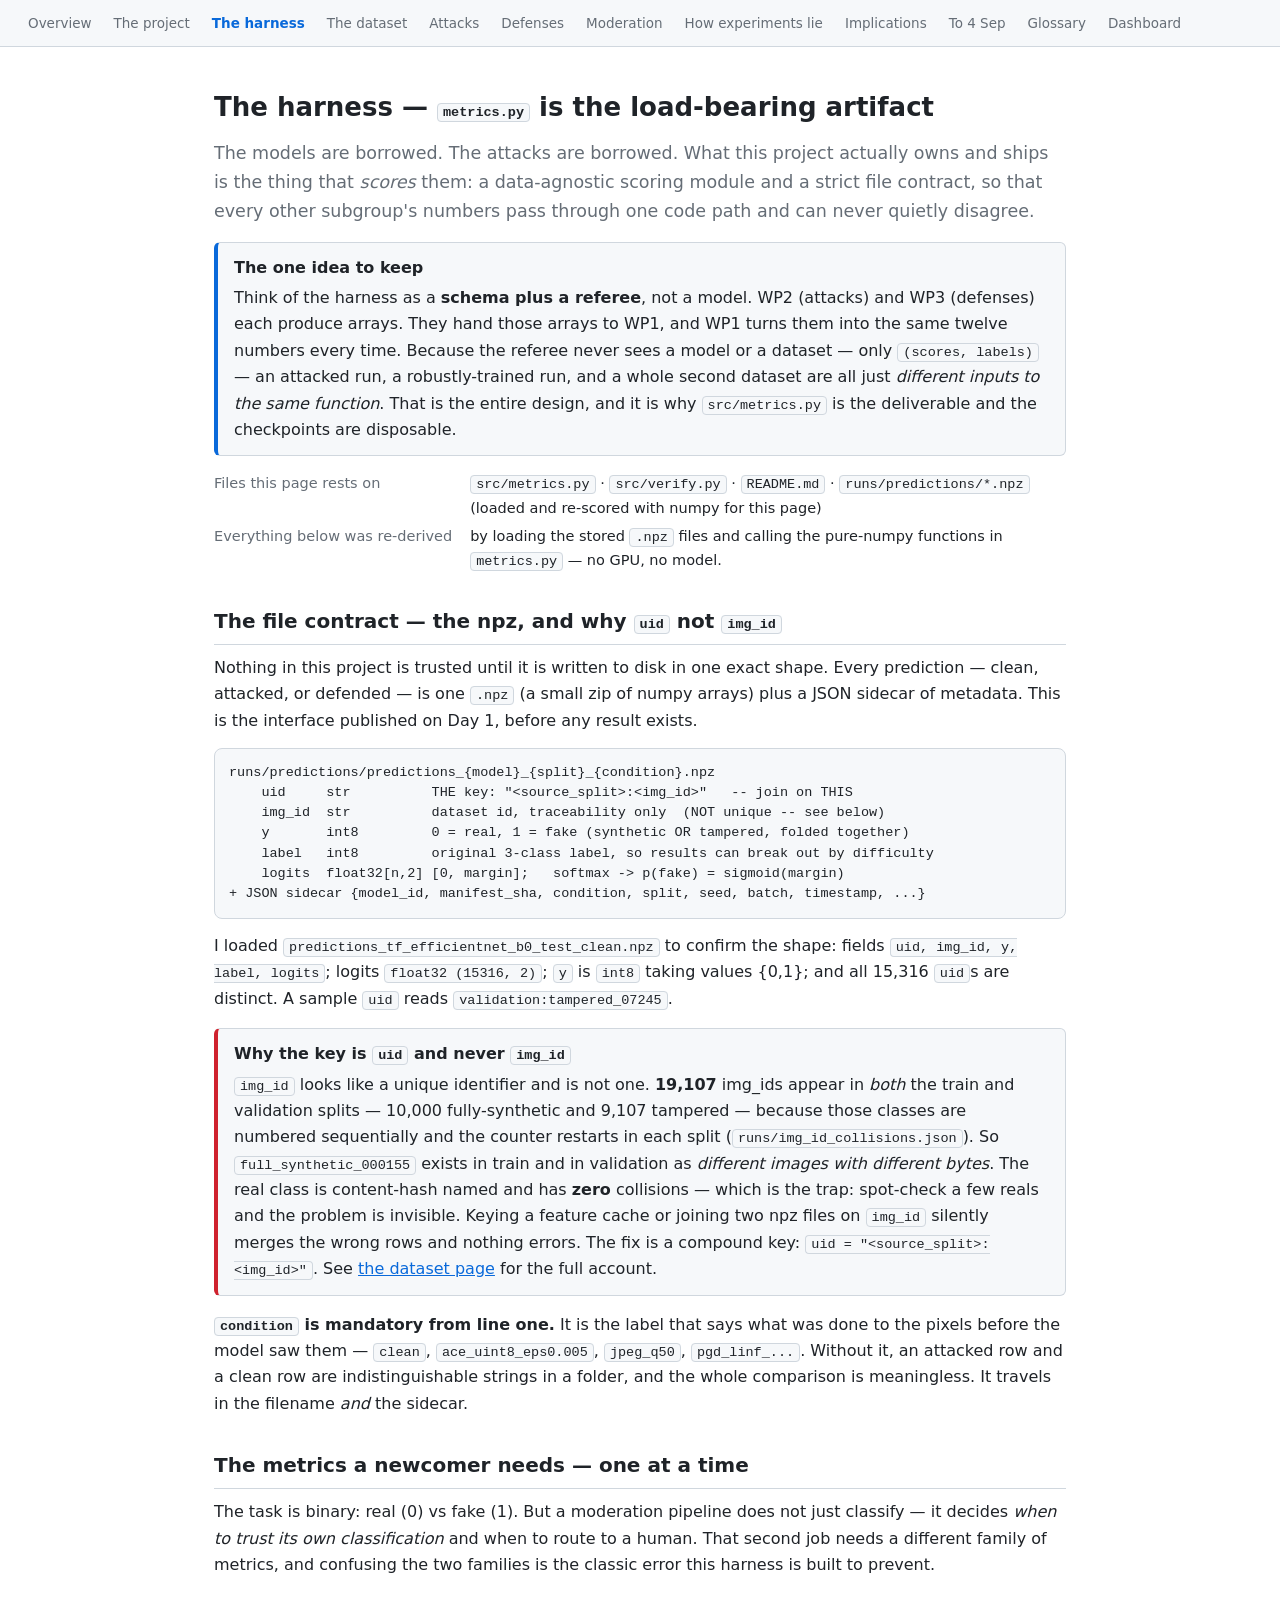
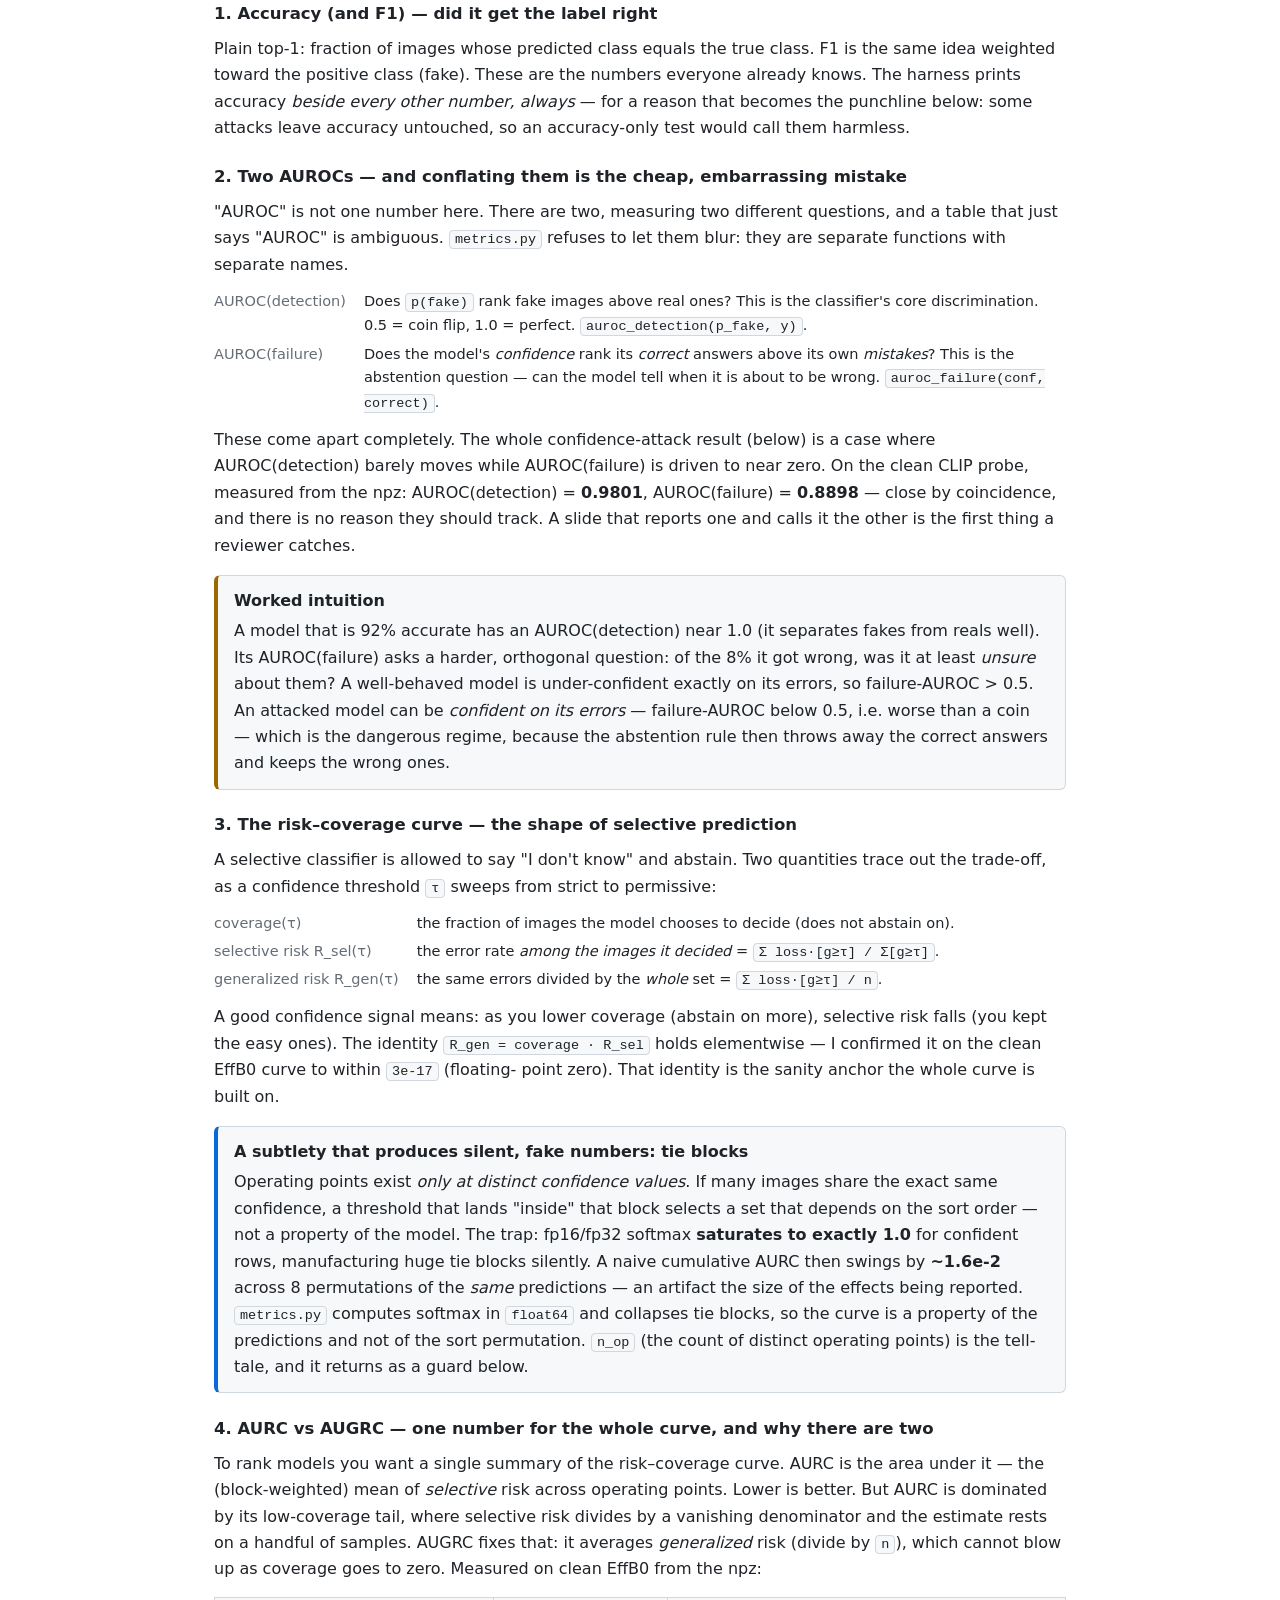
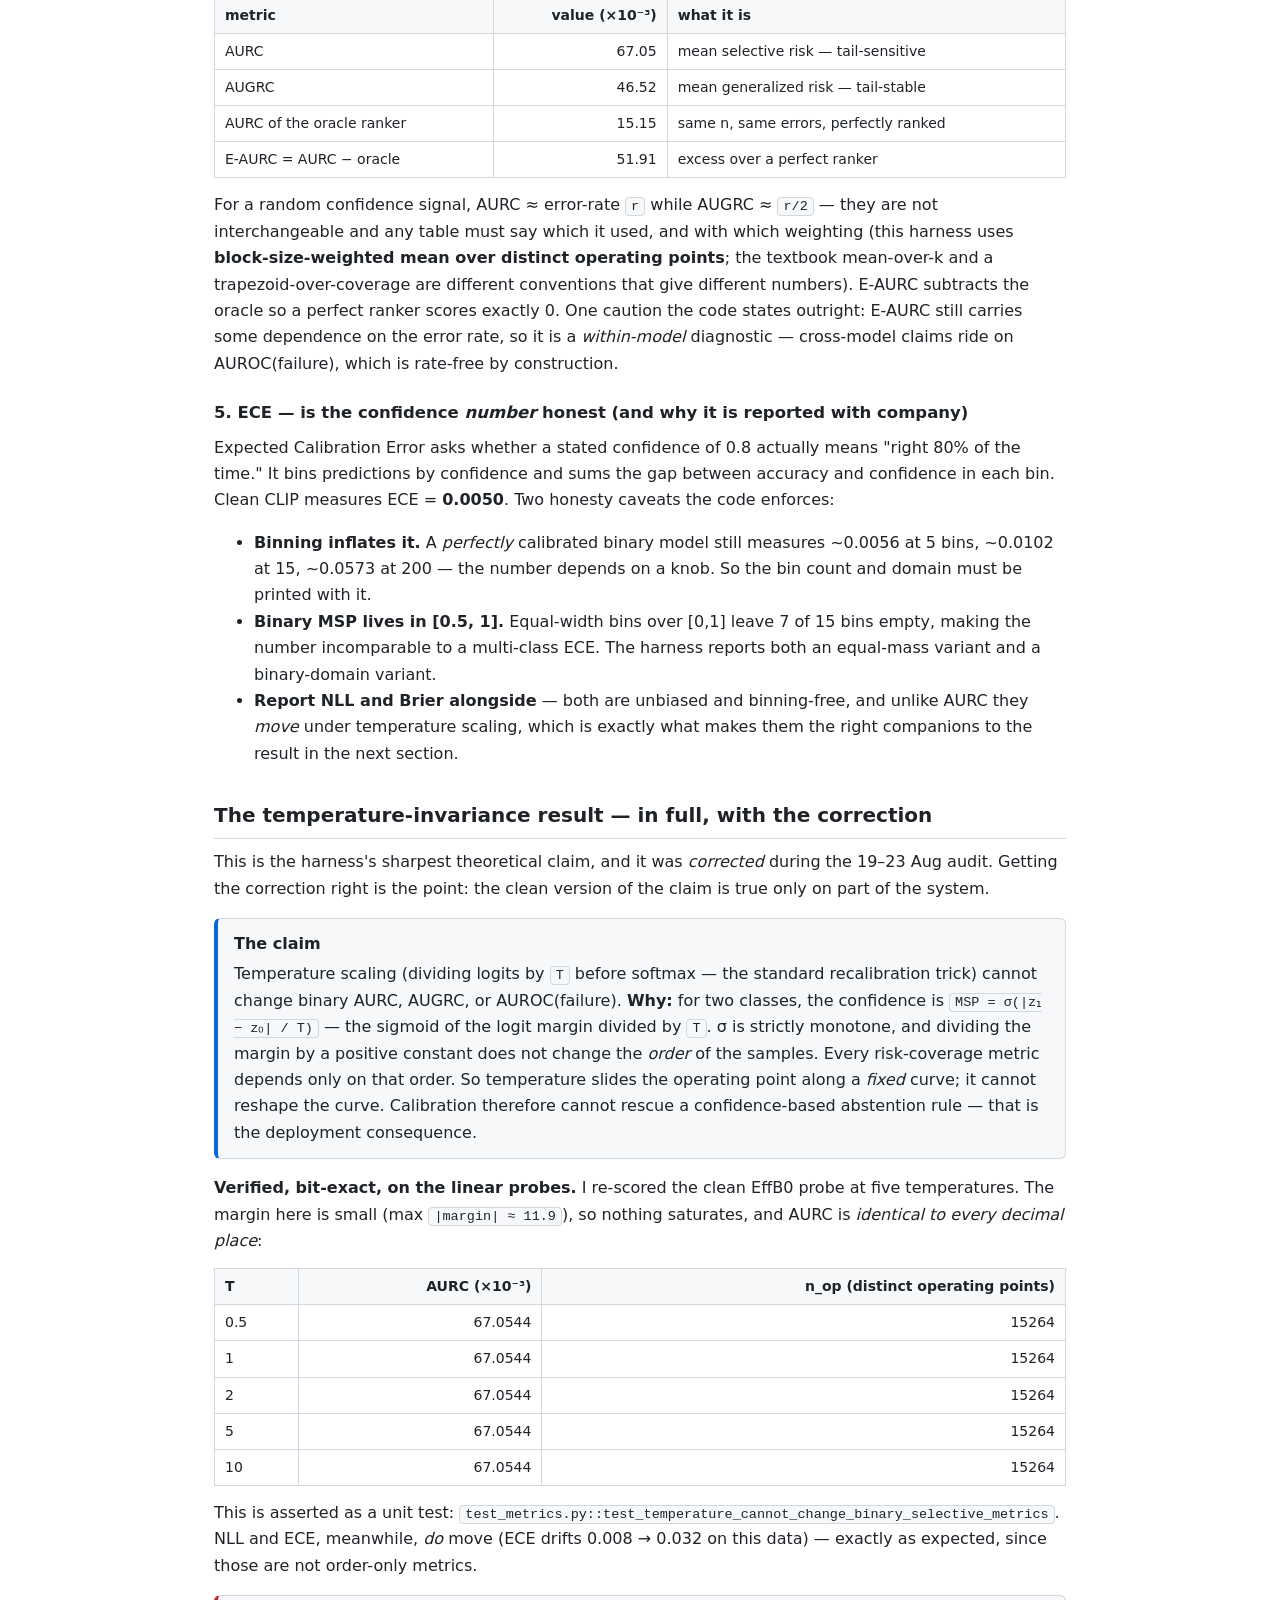
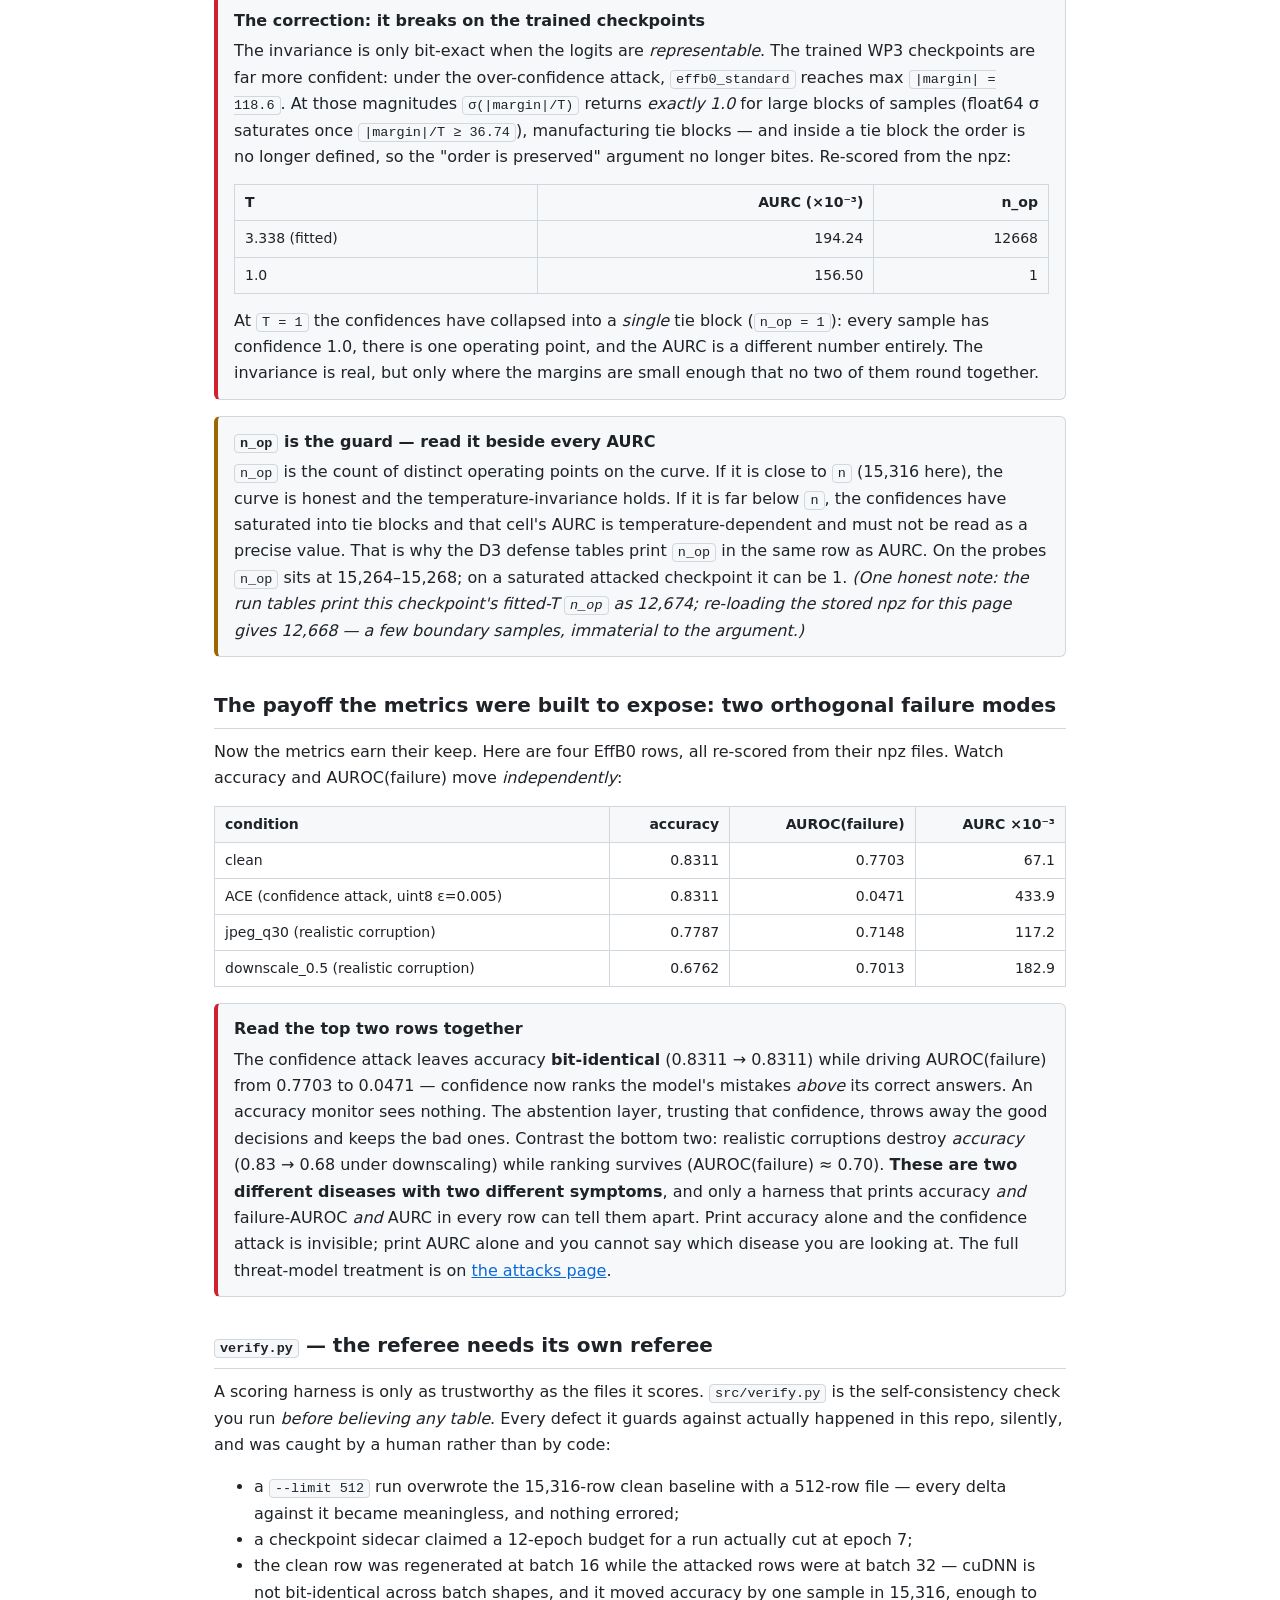
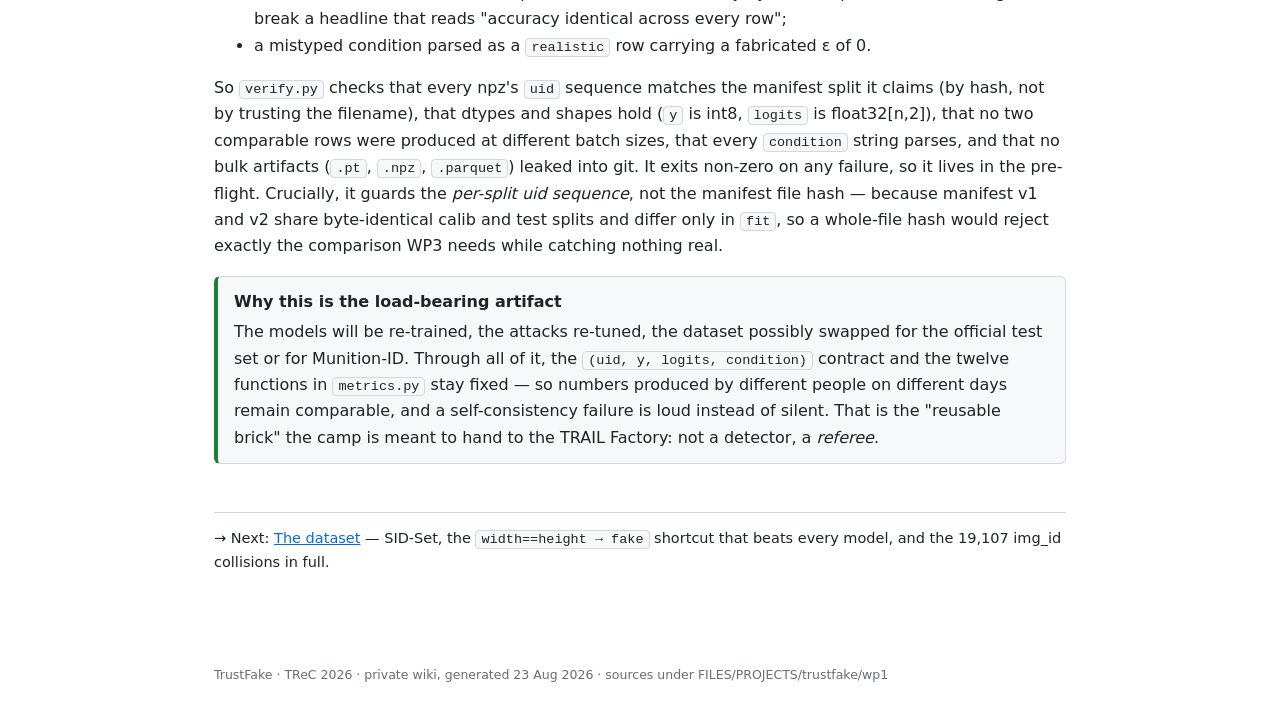
<file: docs/wiki/harness.html>
<!doctype html><html lang="en"><head><meta charset="utf-8">
<meta name="viewport" content="width=device-width,initial-scale=1">
<title>The harness · TrustFake wiki</title>
<link rel="stylesheet" href="style.css"></head><body>
<nav>
<a href="index.html">Overview</a>
<a href="project.html">The project</a>
<a href="harness.html" class="here">The harness</a>
<a href="dataset.html">The dataset</a>
<a href="attacks.html">Attacks</a>
<a href="defenses.html">Defenses</a>
<a href="moderation.html">Moderation</a>
<a href="epistemics.html">How experiments lie</a>
<a href="implications.html">Implications</a>
<a href="pathways.html">To 4 Sep</a>
<a href="glossary.html">Glossary</a>
<a href="dashboard.html">Dashboard</a>
</nav>
<main>

<h1>The harness — <code>metrics.py</code> is the load-bearing artifact</h1>
<p class="lead">The models are borrowed. The attacks are borrowed. What this project actually
owns and ships is the thing that <em>scores</em> them: a data-agnostic scoring module and a
strict file contract, so that every other subgroup's numbers pass through one code path and
can never quietly disagree.</p>

<div class="box"><div class="t">The one idea to keep</div>
Think of the harness as a <b>schema plus a referee</b>, not a model. WP2 (attacks) and WP3
(defenses) each produce arrays. They hand those arrays to WP1, and WP1 turns them into the
same twelve numbers every time. Because the referee never sees a model or a dataset — only
<code>(scores, labels)</code> — an attacked run, a robustly-trained run, and a whole second
dataset are all just <em>different inputs to the same function</em>. That is the entire
design, and it is why <code>src/metrics.py</code> is the deliverable and the checkpoints are
disposable.</div>

<div class="kv">
<b>Files this page rests on</b>
<span><code>src/metrics.py</code> · <code>src/verify.py</code> · <code>README.md</code> ·
<code>runs/predictions/*.npz</code> (loaded and re-scored with numpy for this page)</span>
<b>Everything below was re-derived</b>
<span>by loading the stored <code>.npz</code> files and calling the pure-numpy functions in
<code>metrics.py</code> — no GPU, no model.</span>
</div>

<h2>The file contract — the npz, and why <code>uid</code> not <code>img_id</code></h2>

<p>Nothing in this project is trusted until it is written to disk in one exact shape. Every
prediction — clean, attacked, or defended — is one <code>.npz</code> (a small zip of numpy
arrays) plus a JSON sidecar of metadata. This is the interface published on Day 1, before any
result exists.</p>

<pre><code>runs/predictions/predictions_{model}_{split}_{condition}.npz
    uid     str          THE key: "&lt;source_split&gt;:&lt;img_id&gt;"   -- join on THIS
    img_id  str          dataset id, traceability only  (NOT unique -- see below)
    y       int8         0 = real, 1 = fake (synthetic OR tampered, folded together)
    label   int8         original 3-class label, so results can break out by difficulty
    logits  float32[n,2] [0, margin];   softmax -> p(fake) = sigmoid(margin)
+ JSON sidecar {model_id, manifest_sha, condition, split, seed, batch, timestamp, ...}</code></pre>

<p>I loaded <code>predictions_tf_efficientnet_b0_test_clean.npz</code> to confirm the shape:
fields <code>uid, img_id, y, label, logits</code>; logits <code>float32 (15316, 2)</code>;
<code>y</code> is <code>int8</code> taking values {0,1}; and all 15,316 <code>uid</code>s are
distinct. A sample <code>uid</code> reads <code>validation:tampered_07245</code>.</p>

<div class="box bad"><div class="t">Why the key is <code>uid</code> and never <code>img_id</code></div>
<code>img_id</code> looks like a unique identifier and is not one.
<b>19,107</b> img_ids appear in <em>both</em> the train and validation splits — 10,000
fully-synthetic and 9,107 tampered — because those classes are numbered sequentially and the
counter restarts in each split (<code>runs/img_id_collisions.json</code>). So
<code>full_synthetic_000155</code> exists in train and in validation as <em>different images
with different bytes</em>. The real class is content-hash named and has <b>zero</b>
collisions — which is the trap: spot-check a few reals and the problem is invisible.
Keying a feature cache or joining two npz files on <code>img_id</code> silently merges the
wrong rows and nothing errors. The fix is a compound key: <code>uid =
"&lt;source_split&gt;:&lt;img_id&gt;"</code>. See <a href="dataset.html">the dataset page</a>
for the full account.</div>

<p><b><code>condition</code> is mandatory from line one.</b> It is the label that says what
was done to the pixels before the model saw them — <code>clean</code>,
<code>ace_uint8_eps0.005</code>, <code>jpeg_q50</code>, <code>pgd_linf_...</code>. Without it,
an attacked row and a clean row are indistinguishable strings in a folder, and the whole
comparison is meaningless. It travels in the filename <em>and</em> the sidecar.</p>

<h2>The metrics a newcomer needs — one at a time</h2>

<p>The task is binary: real (0) vs fake (1). But a moderation pipeline does not just classify
— it decides <em>when to trust its own classification</em> and when to route to a human. That
second job needs a different family of metrics, and confusing the two families is the classic
error this harness is built to prevent.</p>

<h3>1. Accuracy (and F1) — did it get the label right</h3>
<p>Plain top-1: fraction of images whose predicted class equals the true class. F1 is the
same idea weighted toward the positive class (fake). These are the numbers everyone already
knows. The harness prints accuracy <em>beside every other number, always</em> — for a reason
that becomes the punchline below: some attacks leave accuracy untouched, so an accuracy-only
test would call them harmless.</p>

<h3>2. Two AUROCs — and conflating them is the cheap, embarrassing mistake</h3>
<p>"AUROC" is not one number here. There are two, measuring two different questions, and a
table that just says "AUROC" is ambiguous. <code>metrics.py</code> refuses to let them blur:
they are separate functions with separate names.</p>

<div class="kv">
<b>AUROC(detection)</b>
<span>Does <code>p(fake)</code> rank fake images above real ones? This is the classifier's
core discrimination. 0.5 = coin flip, 1.0 = perfect. <code>auroc_detection(p_fake, y)</code>.</span>
<b>AUROC(failure)</b>
<span>Does the model's <em>confidence</em> rank its <em>correct</em> answers above its own
<em>mistakes</em>? This is the abstention question — can the model tell when it is about to be
wrong. <code>auroc_failure(conf, correct)</code>.</span>
</div>

<p>These come apart completely. The whole confidence-attack result (below) is a case where
AUROC(detection) barely moves while AUROC(failure) is driven to near zero. On the clean CLIP
probe, measured from the npz: AUROC(detection) = <b>0.9801</b>, AUROC(failure) = <b>0.8898</b>
— close by coincidence, and there is no reason they should track. A slide that reports one and
calls it the other is the first thing a reviewer catches.</p>

<div class="box warn"><div class="t">Worked intuition</div>
A model that is 92% accurate has an AUROC(detection) near 1.0 (it separates fakes from reals
well). Its AUROC(failure) asks a harder, orthogonal question: of the 8% it got wrong, was it
at least <em>unsure</em> about them? A well-behaved model is under-confident exactly on its
errors, so failure-AUROC &gt; 0.5. An attacked model can be <em>confident on its errors</em> —
failure-AUROC below 0.5, i.e. worse than a coin — which is the dangerous regime, because the
abstention rule then throws away the correct answers and keeps the wrong ones.</div>

<h3>3. The risk–coverage curve — the shape of selective prediction</h3>
<p>A selective classifier is allowed to say "I don't know" and abstain. Two quantities trace
out the trade-off, as a confidence threshold <code>τ</code> sweeps from strict to permissive:</p>
<div class="kv">
<b>coverage(τ)</b><span>the fraction of images the model chooses to decide (does not abstain on).</span>
<b>selective risk R_sel(τ)</b><span>the error rate <em>among the images it decided</em> =
<code>Σ loss·[g≥τ] / Σ[g≥τ]</code>.</span>
<b>generalized risk R_gen(τ)</b><span>the same errors divided by the <em>whole</em> set =
<code>Σ loss·[g≥τ] / n</code>.</span>
</div>
<p>A good confidence signal means: as you lower coverage (abstain on more), selective risk
falls (you kept the easy ones). The identity <code>R_gen = coverage · R_sel</code> holds
elementwise — I confirmed it on the clean EffB0 curve to within <code>3e-17</code> (floating-
point zero). That identity is the sanity anchor the whole curve is built on.</p>

<div class="box"><div class="t">A subtlety that produces silent, fake numbers: tie blocks</div>
Operating points exist <em>only at distinct confidence values</em>. If many images share the
exact same confidence, a threshold that lands "inside" that block selects a set that depends
on the sort order — not a property of the model. The trap: fp16/fp32 softmax
<b>saturates to exactly 1.0</b> for confident rows, manufacturing huge tie blocks silently. A
naive cumulative AURC then swings by <b>~1.6e-2</b> across 8 permutations of the <em>same</em>
predictions — an artifact the size of the effects being reported. <code>metrics.py</code>
computes softmax in <code>float64</code> and collapses tie blocks, so the curve is a property
of the predictions and not of the sort permutation. <code>n_op</code> (the count of distinct
operating points) is the tell-tale, and it returns as a guard below.</div>

<h3>4. AURC vs AUGRC — one number for the whole curve, and why there are two</h3>
<p>To rank models you want a single summary of the risk–coverage curve. AURC is the area
under it — the (block-weighted) mean of <em>selective</em> risk across operating points. Lower
is better. But AURC is dominated by its low-coverage tail, where selective risk divides by a
vanishing denominator and the estimate rests on a handful of samples. AUGRC fixes that: it
averages <em>generalized</em> risk (divide by <code>n</code>), which cannot blow up as coverage
goes to zero. Measured on clean EffB0 from the npz:</p>

<table>
<tr><th>metric</th><th class="num">value (×10⁻³)</th><th>what it is</th></tr>
<tr><td>AURC</td><td class="num">67.05</td><td>mean selective risk — tail-sensitive</td></tr>
<tr><td>AUGRC</td><td class="num">46.52</td><td>mean generalized risk — tail-stable</td></tr>
<tr><td>AURC of the oracle ranker</td><td class="num">15.15</td><td>same n, same errors, perfectly ranked</td></tr>
<tr><td>E-AURC = AURC − oracle</td><td class="num">51.91</td><td>excess over a perfect ranker</td></tr>
</table>

<p>For a random confidence signal, AURC ≈ error-rate <code>r</code> while AUGRC ≈ <code>r/2</code>
— they are not interchangeable and any table must say which it used, and with which weighting
(this harness uses <b>block-size-weighted mean over distinct operating points</b>; the textbook
mean-over-k and a trapezoid-over-coverage are different conventions that give different
numbers). E-AURC subtracts the oracle so a perfect ranker scores exactly 0. One caution the
code states outright: E-AURC still carries some dependence on the error rate, so it is a
<em>within-model</em> diagnostic — cross-model claims ride on AUROC(failure), which is
rate-free by construction.</p>

<h3>5. ECE — is the confidence <em>number</em> honest (and why it is reported with company)</h3>
<p>Expected Calibration Error asks whether a stated confidence of 0.8 actually means "right
80% of the time." It bins predictions by confidence and sums the gap between accuracy and
confidence in each bin. Clean CLIP measures ECE = <b>0.0050</b>. Two honesty caveats the code
enforces:</p>
<ul>
<li><b>Binning inflates it.</b> A <em>perfectly</em> calibrated binary model still measures
~0.0056 at 5 bins, ~0.0102 at 15, ~0.0573 at 200 — the number depends on a knob. So the bin
count and domain must be printed with it.</li>
<li><b>Binary MSP lives in [0.5, 1].</b> Equal-width bins over [0,1] leave 7 of 15 bins empty,
making the number incomparable to a multi-class ECE. The harness reports both an equal-mass
variant and a binary-domain variant.</li>
<li><b>Report NLL and Brier alongside</b> — both are unbiased and binning-free, and unlike
AURC they <em>move</em> under temperature scaling, which is exactly what makes them the right
companions to the result in the next section.</li>
</ul>

<h2>The temperature-invariance result — in full, with the correction</h2>

<p>This is the harness's sharpest theoretical claim, and it was <em>corrected</em> during the
19–23 Aug audit. Getting the correction right is the point: the clean version of the claim is
true only on part of the system.</p>

<div class="box"><div class="t">The claim</div>
Temperature scaling (dividing logits by <code>T</code> before softmax — the standard
recalibration trick) cannot change binary AURC, AUGRC, or AUROC(failure). <b>Why:</b> for two
classes, the confidence is <code>MSP = σ(|z₁ − z₀| / T)</code> — the sigmoid of the logit
margin divided by <code>T</code>. σ is strictly monotone, and dividing the margin by a
positive constant does not change the <em>order</em> of the samples. Every risk-coverage
metric depends only on that order. So temperature slides the operating point along a
<em>fixed</em> curve; it cannot reshape the curve. Calibration therefore cannot rescue a
confidence-based abstention rule — that is the deployment consequence.</div>

<p><b>Verified, bit-exact, on the linear probes.</b> I re-scored the clean EffB0 probe at five
temperatures. The margin here is small (max <code>|margin| ≈ 11.9</code>), so nothing
saturates, and AURC is <em>identical to every decimal place</em>:</p>

<table>
<tr><th>T</th><th class="num">AURC (×10⁻³)</th><th class="num">n_op (distinct operating points)</th></tr>
<tr><td>0.5</td><td class="num">67.0544</td><td class="num">15264</td></tr>
<tr><td>1</td><td class="num">67.0544</td><td class="num">15264</td></tr>
<tr><td>2</td><td class="num">67.0544</td><td class="num">15264</td></tr>
<tr><td>5</td><td class="num">67.0544</td><td class="num">15264</td></tr>
<tr><td>10</td><td class="num">67.0544</td><td class="num">15264</td></tr>
</table>
<p>This is asserted as a unit test:
<code>test_metrics.py::test_temperature_cannot_change_binary_selective_metrics</code>. NLL and
ECE, meanwhile, <em>do</em> move (ECE drifts 0.008 → 0.032 on this data) — exactly as expected,
since those are not order-only metrics.</p>

<div class="box bad"><div class="t">The correction: it breaks on the trained checkpoints</div>
The invariance is only bit-exact when the logits are <em>representable</em>. The trained WP3
checkpoints are far more confident: under the over-confidence attack, <code>effb0_standard</code>
reaches max <code>|margin| = 118.6</code>. At those magnitudes <code>σ(|margin|/T)</code>
returns <em>exactly 1.0</em> for large blocks of samples (float64 σ saturates once
<code>|margin|/T ≥ 36.74</code>), manufacturing tie blocks — and inside a tie block the order
is no longer defined, so the "order is preserved" argument no longer bites. Re-scored from the
npz:
<table>
<tr><th>T</th><th class="num">AURC (×10⁻³)</th><th class="num">n_op</th></tr>
<tr><td>3.338 (fitted)</td><td class="num">194.24</td><td class="num">12668</td></tr>
<tr><td>1.0</td><td class="num">156.50</td><td class="num">1</td></tr>
</table>
At <code>T = 1</code> the confidences have collapsed into a <em>single</em> tie block
(<code>n_op = 1</code>): every sample has confidence 1.0, there is one operating point, and the
AURC is a different number entirely. The invariance is real, but only where the margins are
small enough that no two of them round together.</div>

<div class="box warn"><div class="t"><code>n_op</code> is the guard — read it beside every AURC</div>
<code>n_op</code> is the count of distinct operating points on the curve. If it is close to
<code>n</code> (15,316 here), the curve is honest and the temperature-invariance holds. If it
is far below <code>n</code>, the confidences have saturated into tie blocks and that cell's
AURC is temperature-dependent and must not be read as a precise value. That is why the D3
defense tables print <code>n_op</code> in the same row as AURC. On the probes <code>n_op</code>
sits at 15,264–15,268; on a saturated attacked checkpoint it can be 1. <em>(One honest note:
the run tables print this checkpoint's fitted-T <code>n_op</code> as 12,674; re-loading the
stored npz for this page gives 12,668 — a few boundary samples, immaterial to the argument.)</em></div>

<h2>The payoff the metrics were built to expose: two orthogonal failure modes</h2>
<p>Now the metrics earn their keep. Here are four EffB0 rows, all re-scored from their npz
files. Watch accuracy and AUROC(failure) move <em>independently</em>:</p>

<table>
<tr><th>condition</th><th class="num">accuracy</th><th class="num">AUROC(failure)</th><th class="num">AURC ×10⁻³</th></tr>
<tr><td>clean</td><td class="num">0.8311</td><td class="num">0.7703</td><td class="num">67.1</td></tr>
<tr><td>ACE (confidence attack, uint8 ε=0.005)</td><td class="num">0.8311</td><td class="num">0.0471</td><td class="num">433.9</td></tr>
<tr><td>jpeg_q30 (realistic corruption)</td><td class="num">0.7787</td><td class="num">0.7148</td><td class="num">117.2</td></tr>
<tr><td>downscale_0.5 (realistic corruption)</td><td class="num">0.6762</td><td class="num">0.7013</td><td class="num">182.9</td></tr>
</table>

<div class="box bad"><div class="t">Read the top two rows together</div>
The confidence attack leaves accuracy <b>bit-identical</b> (0.8311 → 0.8311) while driving
AUROC(failure) from 0.7703 to 0.0471 — confidence now ranks the model's mistakes <em>above</em>
its correct answers. An accuracy monitor sees nothing. The abstention layer, trusting that
confidence, throws away the good decisions and keeps the bad ones. Contrast the bottom two:
realistic corruptions destroy <em>accuracy</em> (0.83 → 0.68 under downscaling) while ranking
survives (AUROC(failure) ≈ 0.70). <b>These are two different diseases with two different
symptoms</b>, and only a harness that prints accuracy <em>and</em> failure-AUROC <em>and</em>
AURC in every row can tell them apart. Print accuracy alone and the confidence attack is
invisible; print AURC alone and you cannot say which disease you are looking at. The full
threat-model treatment is on <a href="attacks.html">the attacks page</a>.</div>

<h2><code>verify.py</code> — the referee needs its own referee</h2>
<p>A scoring harness is only as trustworthy as the files it scores. <code>src/verify.py</code>
is the self-consistency check you run <em>before believing any table</em>. Every defect it
guards against actually happened in this repo, silently, and was caught by a human rather than
by code:</p>
<ul>
<li>a <code>--limit 512</code> run overwrote the 15,316-row clean baseline with a 512-row file
— every delta against it became meaningless, and nothing errored;</li>
<li>a checkpoint sidecar claimed a 12-epoch budget for a run actually cut at epoch 7;</li>
<li>the clean row was regenerated at batch 16 while the attacked rows were at batch 32 —
cuDNN is not bit-identical across batch shapes, and it moved accuracy by one sample in 15,316,
enough to break a headline that reads "accuracy identical across every row";</li>
<li>a mistyped condition parsed as a <code>realistic</code> row carrying a fabricated ε of 0.</li>
</ul>
<p>So <code>verify.py</code> checks that every npz's <code>uid</code> sequence matches the
manifest split it claims (by hash, not by trusting the filename), that dtypes and shapes hold
(<code>y</code> is int8, <code>logits</code> is float32[n,2]), that no two comparable rows were
produced at different batch sizes, that every <code>condition</code> string parses, and that
no bulk artifacts (<code>.pt</code>, <code>.npz</code>, <code>.parquet</code>) leaked into git.
It exits non-zero on any failure, so it lives in the pre-flight. Crucially, it guards the
<em>per-split uid sequence</em>, not the manifest file hash — because manifest v1 and v2 share
byte-identical calib and test splits and differ only in <code>fit</code>, so a whole-file hash
would reject exactly the comparison WP3 needs while catching nothing real.</p>

<div class="box good"><div class="t">Why this is the load-bearing artifact</div>
The models will be re-trained, the attacks re-tuned, the dataset possibly swapped for the
official test set or for Munition-ID. Through all of it, the <code>(uid, y, logits, condition)</code>
contract and the twelve functions in <code>metrics.py</code> stay fixed — so numbers produced
by different people on different days remain comparable, and a self-consistency failure is
loud instead of silent. That is the "reusable brick" the camp is meant to hand to the TRAIL
Factory: not a detector, a <em>referee</em>.</div>

<div class="next">→ Next: <a href="dataset.html">The dataset</a> — SID-Set, the
<code>width==height → fake</code> shortcut that beats every model, and the 19,107 img_id
collisions in full.</div>

</main>
<footer>TrustFake · TReC 2026 · private wiki, generated 23 Aug 2026 · sources under
FILES/PROJECTS/trustfake/wp1</footer>
</body></html>
</file>
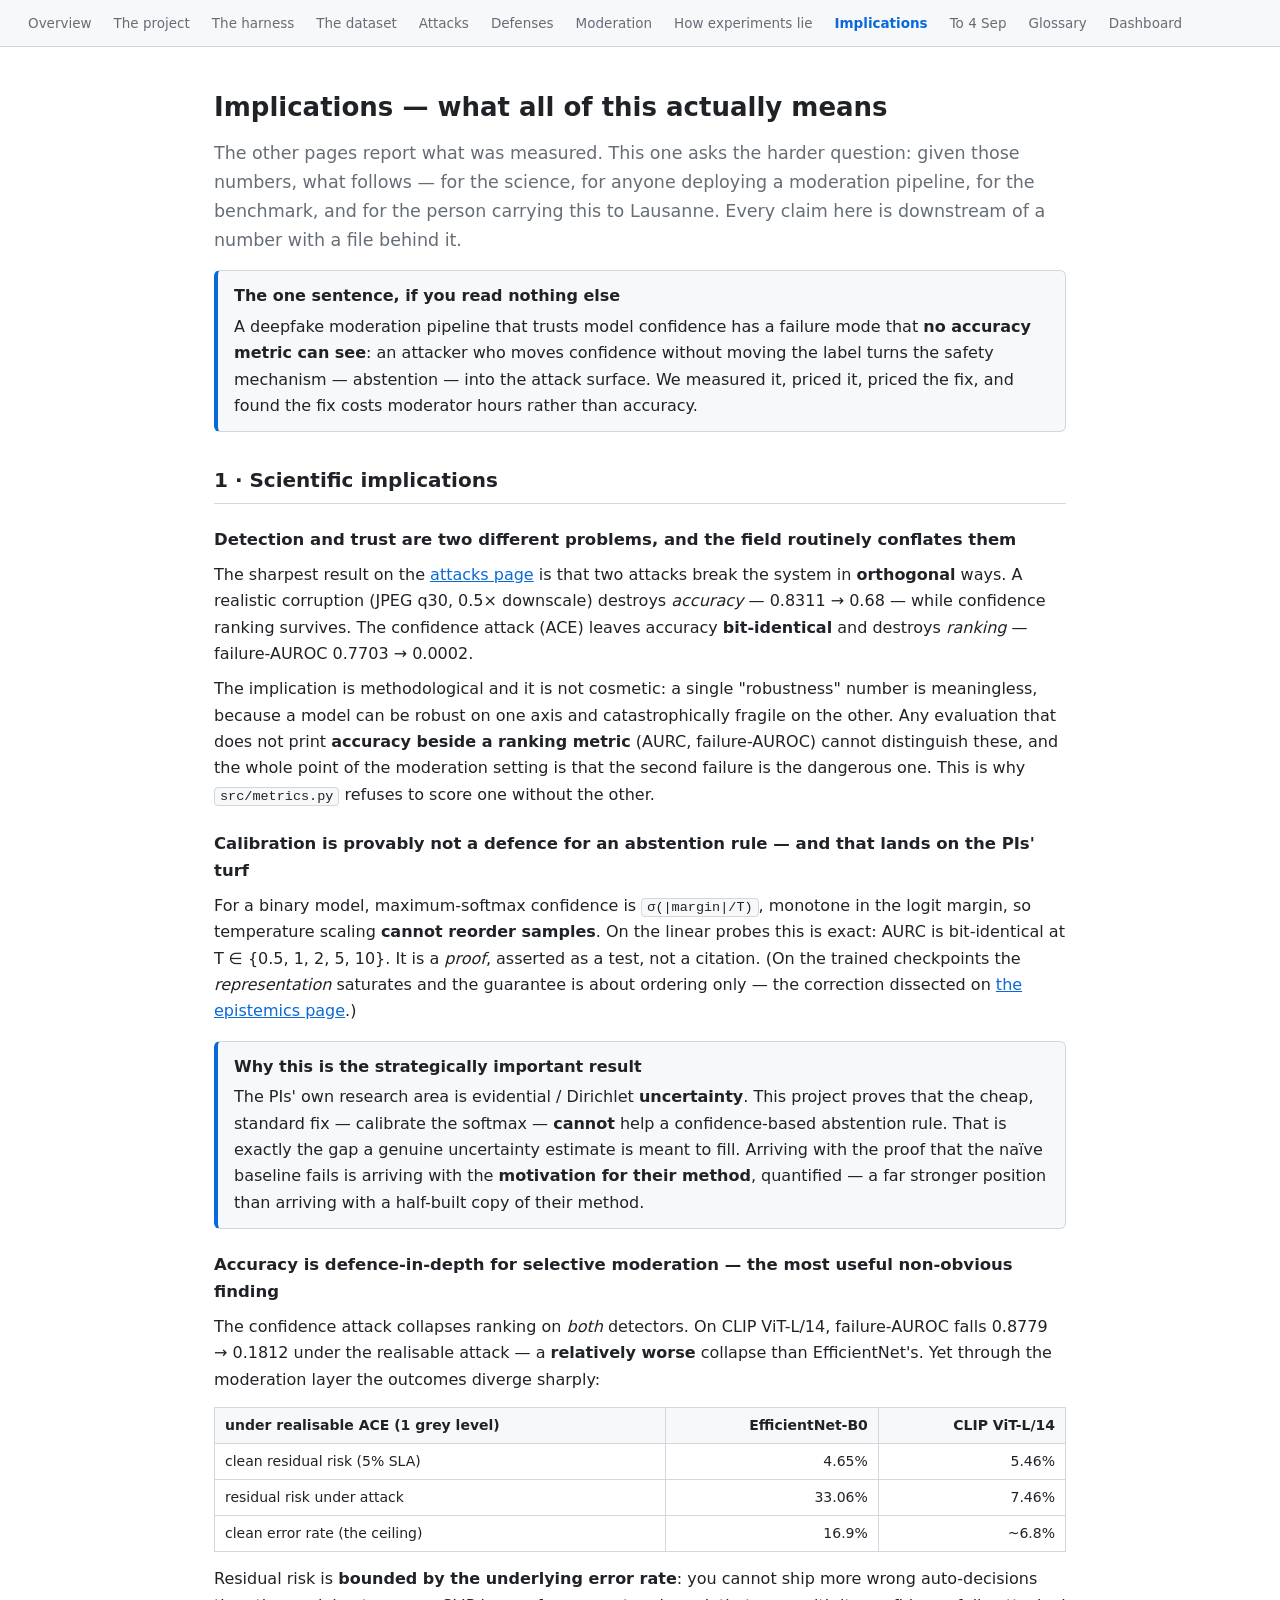
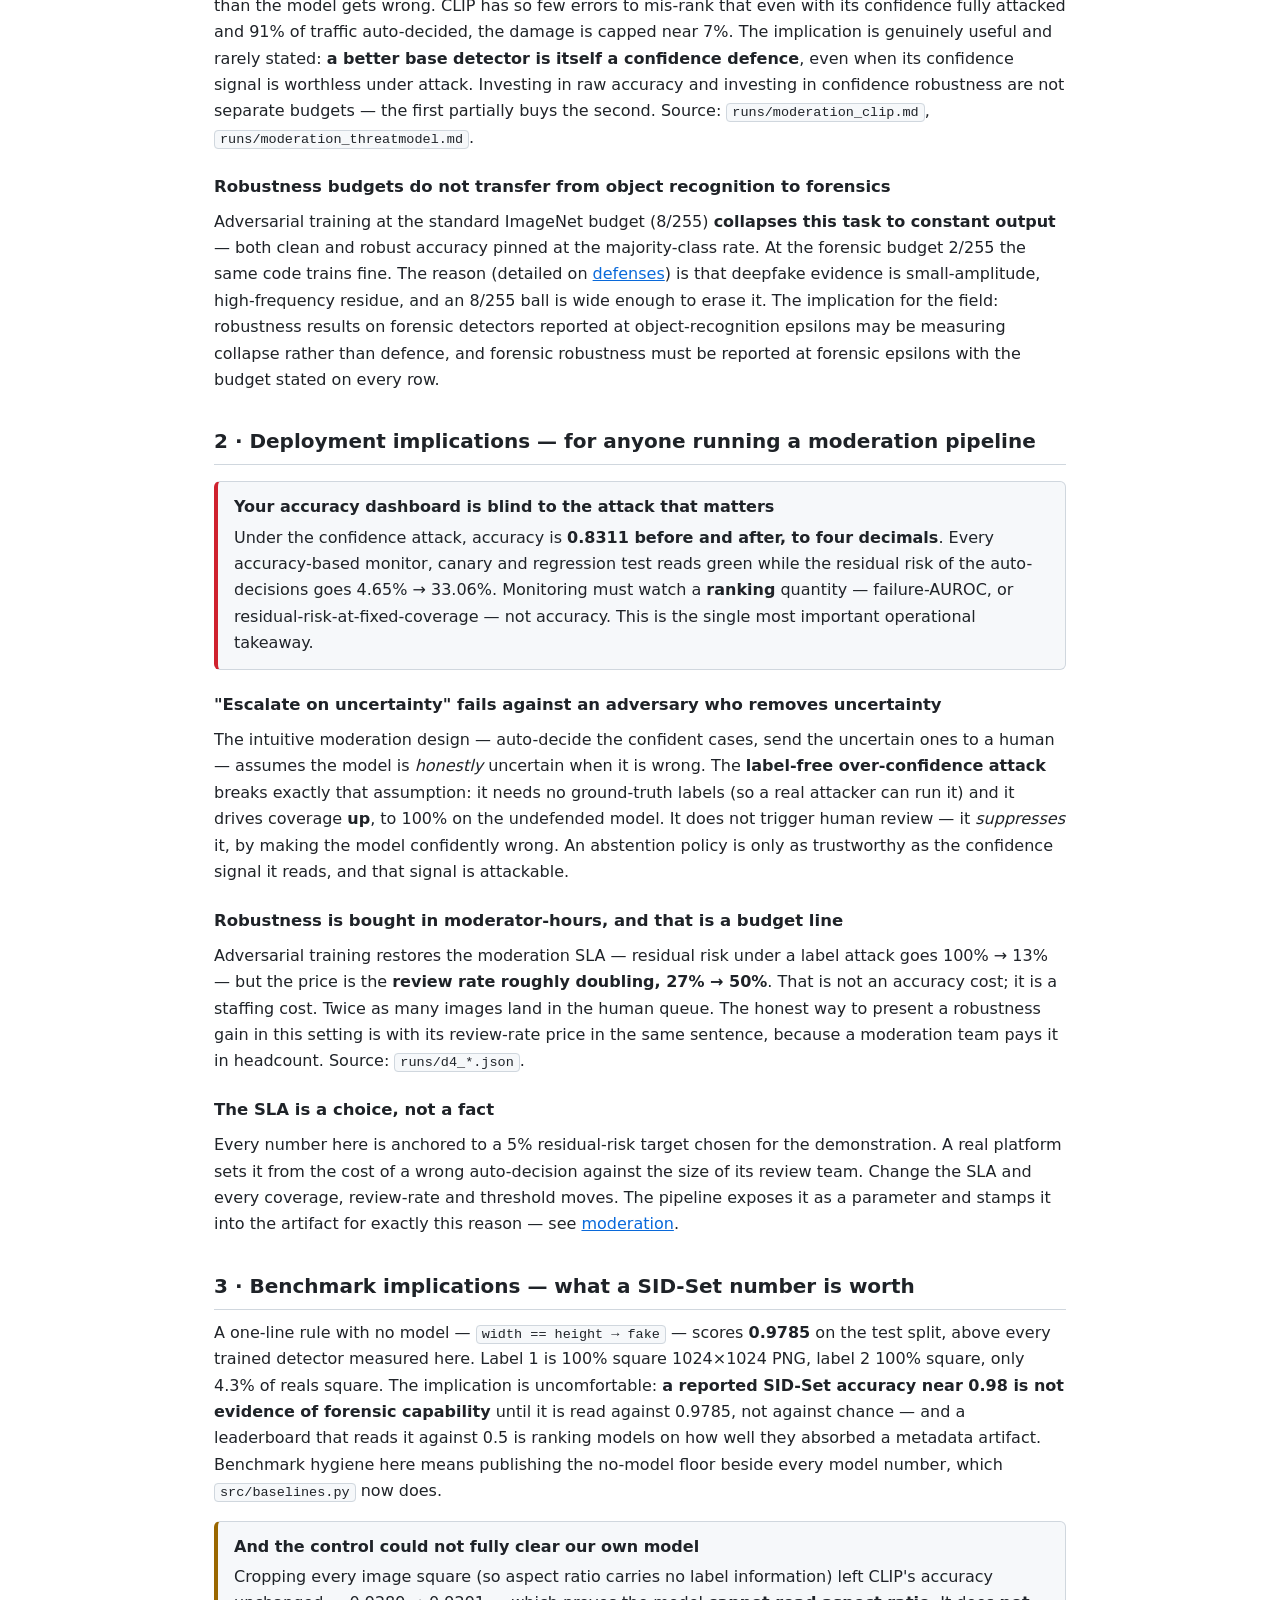
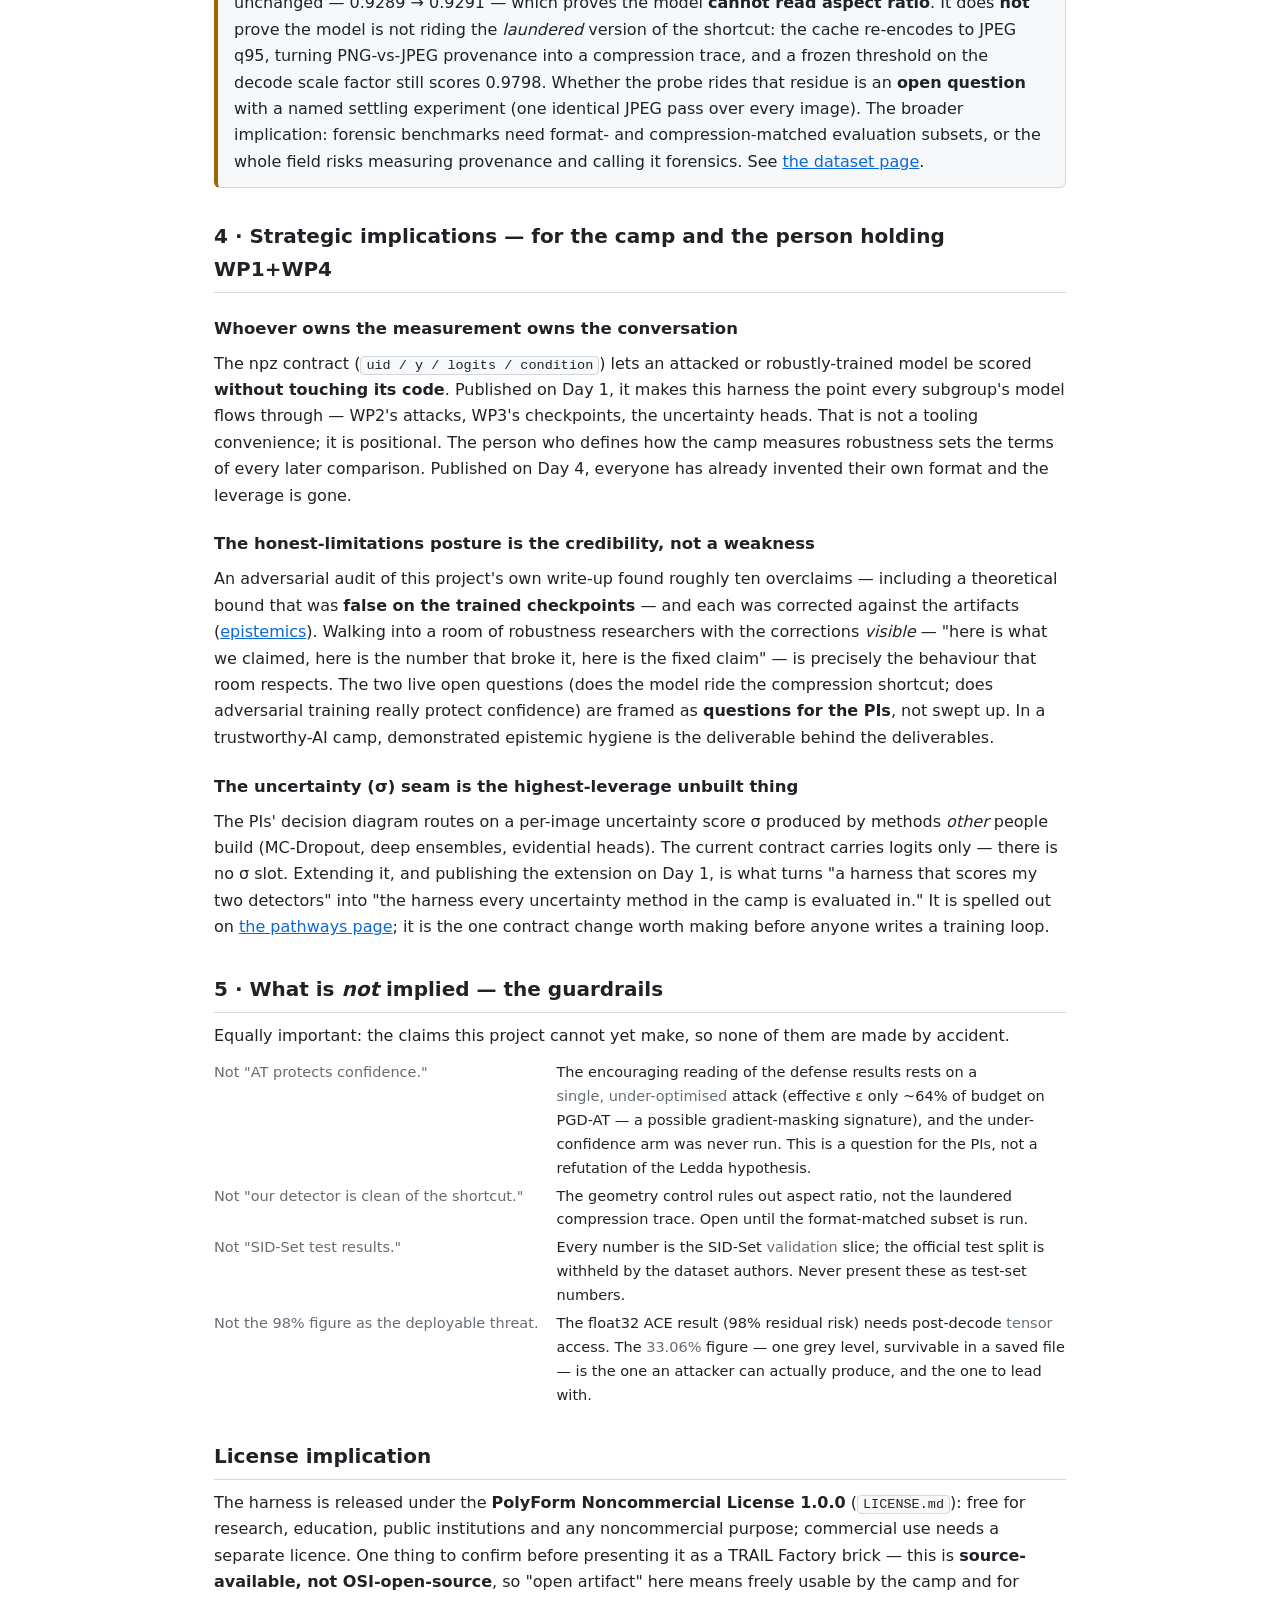
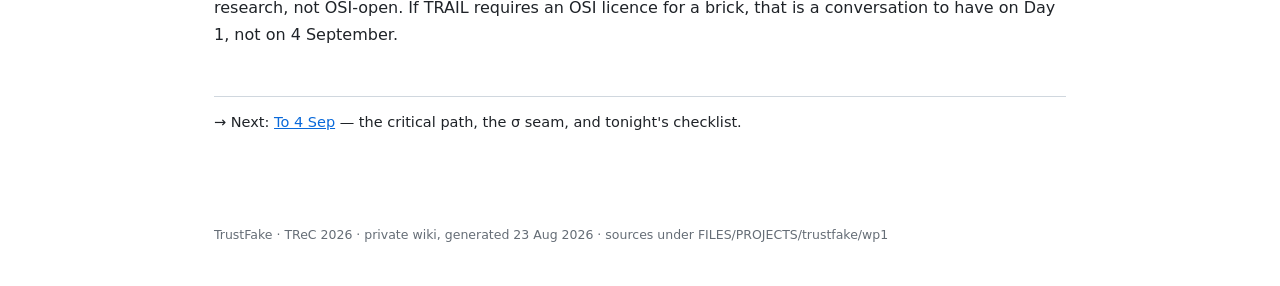
<file: docs/wiki/implications.html>
<!doctype html><html lang="en"><head><meta charset="utf-8">
<meta name="viewport" content="width=device-width,initial-scale=1">
<title>Implications · TrustFake wiki</title>
<link rel="stylesheet" href="style.css"></head><body>
<nav>
<a href="index.html">Overview</a>
<a href="project.html">The project</a>
<a href="harness.html">The harness</a>
<a href="dataset.html">The dataset</a>
<a href="attacks.html">Attacks</a>
<a href="defenses.html">Defenses</a>
<a href="moderation.html">Moderation</a>
<a href="epistemics.html">How experiments lie</a>
<a href="implications.html" class="here">Implications</a>
<a href="pathways.html">To 4 Sep</a>
<a href="glossary.html">Glossary</a>
<a href="dashboard.html">Dashboard</a>
</nav>
<main>
<h1>Implications — what all of this actually means</h1>
<p class="lead">The other pages report what was measured. This one asks the harder question: given
those numbers, what follows — for the science, for anyone deploying a moderation pipeline, for the
benchmark, and for the person carrying this to Lausanne. Every claim here is downstream of a number
with a file behind it.</p>

<div class="box">
<div class="t">The one sentence, if you read nothing else</div>
A deepfake moderation pipeline that trusts model confidence has a failure mode that <b>no accuracy
metric can see</b>: an attacker who moves confidence without moving the label turns the safety
mechanism — abstention — into the attack surface. We measured it, priced it, priced the fix, and
found the fix costs moderator hours rather than accuracy.
</div>

<h2>1 · Scientific implications</h2>

<h3>Detection and trust are two different problems, and the field routinely conflates them</h3>
<p>The sharpest result on the <a href="attacks.html">attacks page</a> is that two attacks break the
system in <b>orthogonal</b> ways. A realistic corruption (JPEG q30, 0.5× downscale) destroys
<i>accuracy</i> — 0.8311 → 0.68 — while confidence ranking survives. The confidence attack (ACE)
leaves accuracy <b>bit-identical</b> and destroys <i>ranking</i> — failure-AUROC 0.7703 → 0.0002.</p>
<p>The implication is methodological and it is not cosmetic: a single "robustness" number is
meaningless, because a model can be robust on one axis and catastrophically fragile on the other.
Any evaluation that does not print <b>accuracy beside a ranking metric</b> (AURC, failure-AUROC)
cannot distinguish these, and the whole point of the moderation setting is that the second failure
is the dangerous one. This is why <code>src/metrics.py</code> refuses to score one without the other.</p>

<h3>Calibration is provably not a defence for an abstention rule — and that lands on the PIs' turf</h3>
<p>For a binary model, maximum-softmax confidence is <code>σ(|margin|/T)</code>, monotone in the
logit margin, so temperature scaling <b>cannot reorder samples</b>. On the linear probes this is
exact: AURC is bit-identical at T ∈ {0.5, 1, 2, 5, 10}. It is a <i>proof</i>, asserted as a test, not
a citation. (On the trained checkpoints the <i>representation</i> saturates and the guarantee is
about ordering only — the correction dissected on <a href="epistemics.html">the epistemics page</a>.)</p>
<div class="box">
<div class="t">Why this is the strategically important result</div>
The PIs' own research area is evidential / Dirichlet <b>uncertainty</b>. This project proves that the
cheap, standard fix — calibrate the softmax — <b>cannot</b> help a confidence-based abstention rule.
That is exactly the gap a genuine uncertainty estimate is meant to fill. Arriving with the proof that
the naïve baseline fails is arriving with the <b>motivation for their method</b>, quantified — a far
stronger position than arriving with a half-built copy of their method.
</div>

<h3>Accuracy is defence-in-depth for selective moderation — the most useful non-obvious finding</h3>
<p>The confidence attack collapses ranking on <i>both</i> detectors. On CLIP ViT-L/14, failure-AUROC
falls 0.8779 → 0.1812 under the realisable attack — a <b>relatively worse</b> collapse than
EfficientNet's. Yet through the moderation layer the outcomes diverge sharply:</p>
<table>
<tr><th>under realisable ACE (1 grey level)</th><th class="num">EfficientNet-B0</th><th class="num">CLIP ViT-L/14</th></tr>
<tr><td>clean residual risk (5% SLA)</td><td class="num">4.65%</td><td class="num">5.46%</td></tr>
<tr><td>residual risk under attack</td><td class="num">33.06%</td><td class="num">7.46%</td></tr>
<tr><td>clean error rate (the ceiling)</td><td class="num">16.9%</td><td class="num">~6.8%</td></tr>
</table>
<p>Residual risk is <b>bounded by the underlying error rate</b>: you cannot ship more wrong
auto-decisions than the model gets wrong. CLIP has so few errors to mis-rank that even with its
confidence fully attacked and 91% of traffic auto-decided, the damage is capped near 7%. The
implication is genuinely useful and rarely stated: <b>a better base detector is itself a confidence
defence</b>, even when its confidence signal is worthless under attack. Investing in raw accuracy and
investing in confidence robustness are not separate budgets — the first partially buys the second.
Source: <code>runs/moderation_clip.md</code>, <code>runs/moderation_threatmodel.md</code>.</p>

<h3>Robustness budgets do not transfer from object recognition to forensics</h3>
<p>Adversarial training at the standard ImageNet budget (8/255) <b>collapses this task to constant
output</b> — both clean and robust accuracy pinned at the majority-class rate. At the forensic budget
2/255 the same code trains fine. The reason (detailed on <a href="defenses.html">defenses</a>) is that
deepfake evidence is small-amplitude, high-frequency residue, and an 8/255 ball is wide enough to
erase it. The implication for the field: robustness results on forensic detectors reported at
object-recognition epsilons may be measuring collapse rather than defence, and forensic robustness
must be reported at forensic epsilons with the budget stated on every row.</p>

<h2>2 · Deployment implications — for anyone running a moderation pipeline</h2>

<div class="box bad">
<div class="t">Your accuracy dashboard is blind to the attack that matters</div>
Under the confidence attack, accuracy is <b>0.8311 before and after, to four decimals</b>. Every
accuracy-based monitor, canary and regression test reads green while the residual risk of the
auto-decisions goes 4.65% → 33.06%. Monitoring must watch a <b>ranking</b> quantity — failure-AUROC,
or residual-risk-at-fixed-coverage — not accuracy. This is the single most important operational
takeaway.
</div>

<h3>"Escalate on uncertainty" fails against an adversary who removes uncertainty</h3>
<p>The intuitive moderation design — auto-decide the confident cases, send the uncertain ones to a
human — assumes the model is <i>honestly</i> uncertain when it is wrong. The <b>label-free
over-confidence attack</b> breaks exactly that assumption: it needs no ground-truth labels (so a real
attacker can run it) and it drives coverage <b>up</b>, to 100% on the undefended model. It does not
trigger human review — it <i>suppresses</i> it, by making the model confidently wrong. An abstention
policy is only as trustworthy as the confidence signal it reads, and that signal is attackable.</p>

<h3>Robustness is bought in moderator-hours, and that is a budget line</h3>
<p>Adversarial training restores the moderation SLA — residual risk under a label attack goes
100% → 13% — but the price is the <b>review rate roughly doubling, 27% → 50%</b>. That is not an
accuracy cost; it is a staffing cost. Twice as many images land in the human queue. The honest way to
present a robustness gain in this setting is with its review-rate price in the same sentence, because
a moderation team pays it in headcount. Source: <code>runs/d4_*.json</code>.</p>

<h3>The SLA is a choice, not a fact</h3>
<p>Every number here is anchored to a 5% residual-risk target chosen for the demonstration. A real
platform sets it from the cost of a wrong auto-decision against the size of its review team. Change
the SLA and every coverage, review-rate and threshold moves. The pipeline exposes it as a parameter
and stamps it into the artifact for exactly this reason — see <a href="moderation.html">moderation</a>.</p>

<h2>3 · Benchmark implications — what a SID-Set number is worth</h2>
<p>A one-line rule with no model — <code>width == height → fake</code> — scores <b>0.9785</b> on the
test split, above every trained detector measured here. Label 1 is 100% square 1024×1024 PNG, label 2
100% square, only 4.3% of reals square. The implication is uncomfortable: <b>a reported SID-Set
accuracy near 0.98 is not evidence of forensic capability</b> until it is read against 0.9785, not
against chance — and a leaderboard that reads it against 0.5 is ranking models on how well they
absorbed a metadata artifact. Benchmark hygiene here means publishing the no-model floor beside every
model number, which <code>src/baselines.py</code> now does.</p>
<div class="box warn">
<div class="t">And the control could not fully clear our own model</div>
Cropping every image square (so aspect ratio carries no label information) left CLIP's accuracy
unchanged — 0.9289 → 0.9291 — which proves the model <b>cannot read aspect ratio</b>. It does
<b>not</b> prove the model is not riding the <i>laundered</i> version of the shortcut: the cache
re-encodes to JPEG q95, turning PNG-vs-JPEG provenance into a compression trace, and a frozen
threshold on the decode scale factor still scores 0.9798. Whether the probe rides that residue is an
<b>open question</b> with a named settling experiment (one identical JPEG pass over every image). The
broader implication: forensic benchmarks need format- and compression-matched evaluation subsets, or
the whole field risks measuring provenance and calling it forensics. See <a href="dataset.html">the
dataset page</a>.
</div>

<h2>4 · Strategic implications — for the camp and the person holding WP1+WP4</h2>

<h3>Whoever owns the measurement owns the conversation</h3>
<p>The npz contract (<code>uid / y / logits / condition</code>) lets an attacked or robustly-trained
model be scored <b>without touching its code</b>. Published on Day 1, it makes this harness the point
every subgroup's model flows through — WP2's attacks, WP3's checkpoints, the uncertainty heads. That
is not a tooling convenience; it is positional. The person who defines how the camp measures
robustness sets the terms of every later comparison. Published on Day 4, everyone has already invented
their own format and the leverage is gone.</p>

<h3>The honest-limitations posture is the credibility, not a weakness</h3>
<p>An adversarial audit of this project's own write-up found roughly ten overclaims — including a
theoretical bound that was <b>false on the trained checkpoints</b> — and each was corrected against
the artifacts (<a href="epistemics.html">epistemics</a>). Walking into a room of robustness
researchers with the corrections <i>visible</i> — "here is what we claimed, here is the number that
broke it, here is the fixed claim" — is precisely the behaviour that room respects. The two live
open questions (does the model ride the compression shortcut; does adversarial training really protect
confidence) are framed as <b>questions for the PIs</b>, not swept up. In a trustworthy-AI camp,
demonstrated epistemic hygiene is the deliverable behind the deliverables.</p>

<h3>The uncertainty (σ) seam is the highest-leverage unbuilt thing</h3>
<p>The PIs' decision diagram routes on a per-image uncertainty score σ produced by methods
<i>other</i> people build (MC-Dropout, deep ensembles, evidential heads). The current contract carries
logits only — there is no σ slot. Extending it, and publishing the extension on Day 1, is what turns
"a harness that scores my two detectors" into "the harness every uncertainty method in the camp is
evaluated in." It is spelled out on <a href="pathways.html">the pathways page</a>; it is the one
contract change worth making before anyone writes a training loop.</p>

<h2>5 · What is <em>not</em> implied — the guardrails</h2>
<p>Equally important: the claims this project cannot yet make, so none of them are made by accident.</p>
<div class="kv">
<b>Not "AT protects confidence."</b><span>The encouraging reading of the defense results rests on a
<b>single, under-optimised</b> attack (effective ε only ~64% of budget on PGD-AT — a possible
gradient-masking signature), and the under-confidence arm was never run. This is a question for the
PIs, not a refutation of the Ledda hypothesis.</span>
<b>Not "our detector is clean of the shortcut."</b><span>The geometry control rules out aspect ratio,
not the laundered compression trace. Open until the format-matched subset is run.</span>
<b>Not "SID-Set test results."</b><span>Every number is the SID-Set <b>validation</b> slice; the
official test split is withheld by the dataset authors. Never present these as test-set numbers.</span>
<b>Not the 98% figure as the deployable threat.</b><span>The float32 ACE result (98% residual risk)
needs post-decode <b>tensor</b> access. The <b>33.06%</b> figure — one grey level, survivable in a
saved file — is the one an attacker can actually produce, and the one to lead with.</span>
</div>

<h2>License implication</h2>
<p>The harness is released under the <b>PolyForm Noncommercial License 1.0.0</b> (<code>LICENSE.md</code>):
free for research, education, public institutions and any noncommercial purpose; commercial use needs a
separate licence. One thing to confirm before presenting it as a TRAIL Factory brick — this is
<b>source-available, not OSI-open-source</b>, so "open artifact" here means freely usable by the camp
and for research, not OSI-open. If TRAIL requires an OSI licence for a brick, that is a conversation to
have on Day 1, not on 4 September.</p>

<div class="next">→ Next: <a href="pathways.html">To 4 Sep</a> — the critical path, the σ seam, and tonight's checklist.</div>
</main>
<footer>TrustFake · TReC 2026 · private wiki, generated 23 Aug 2026 · sources under
FILES/PROJECTS/trustfake/wp1</footer>
</body></html>
</file>
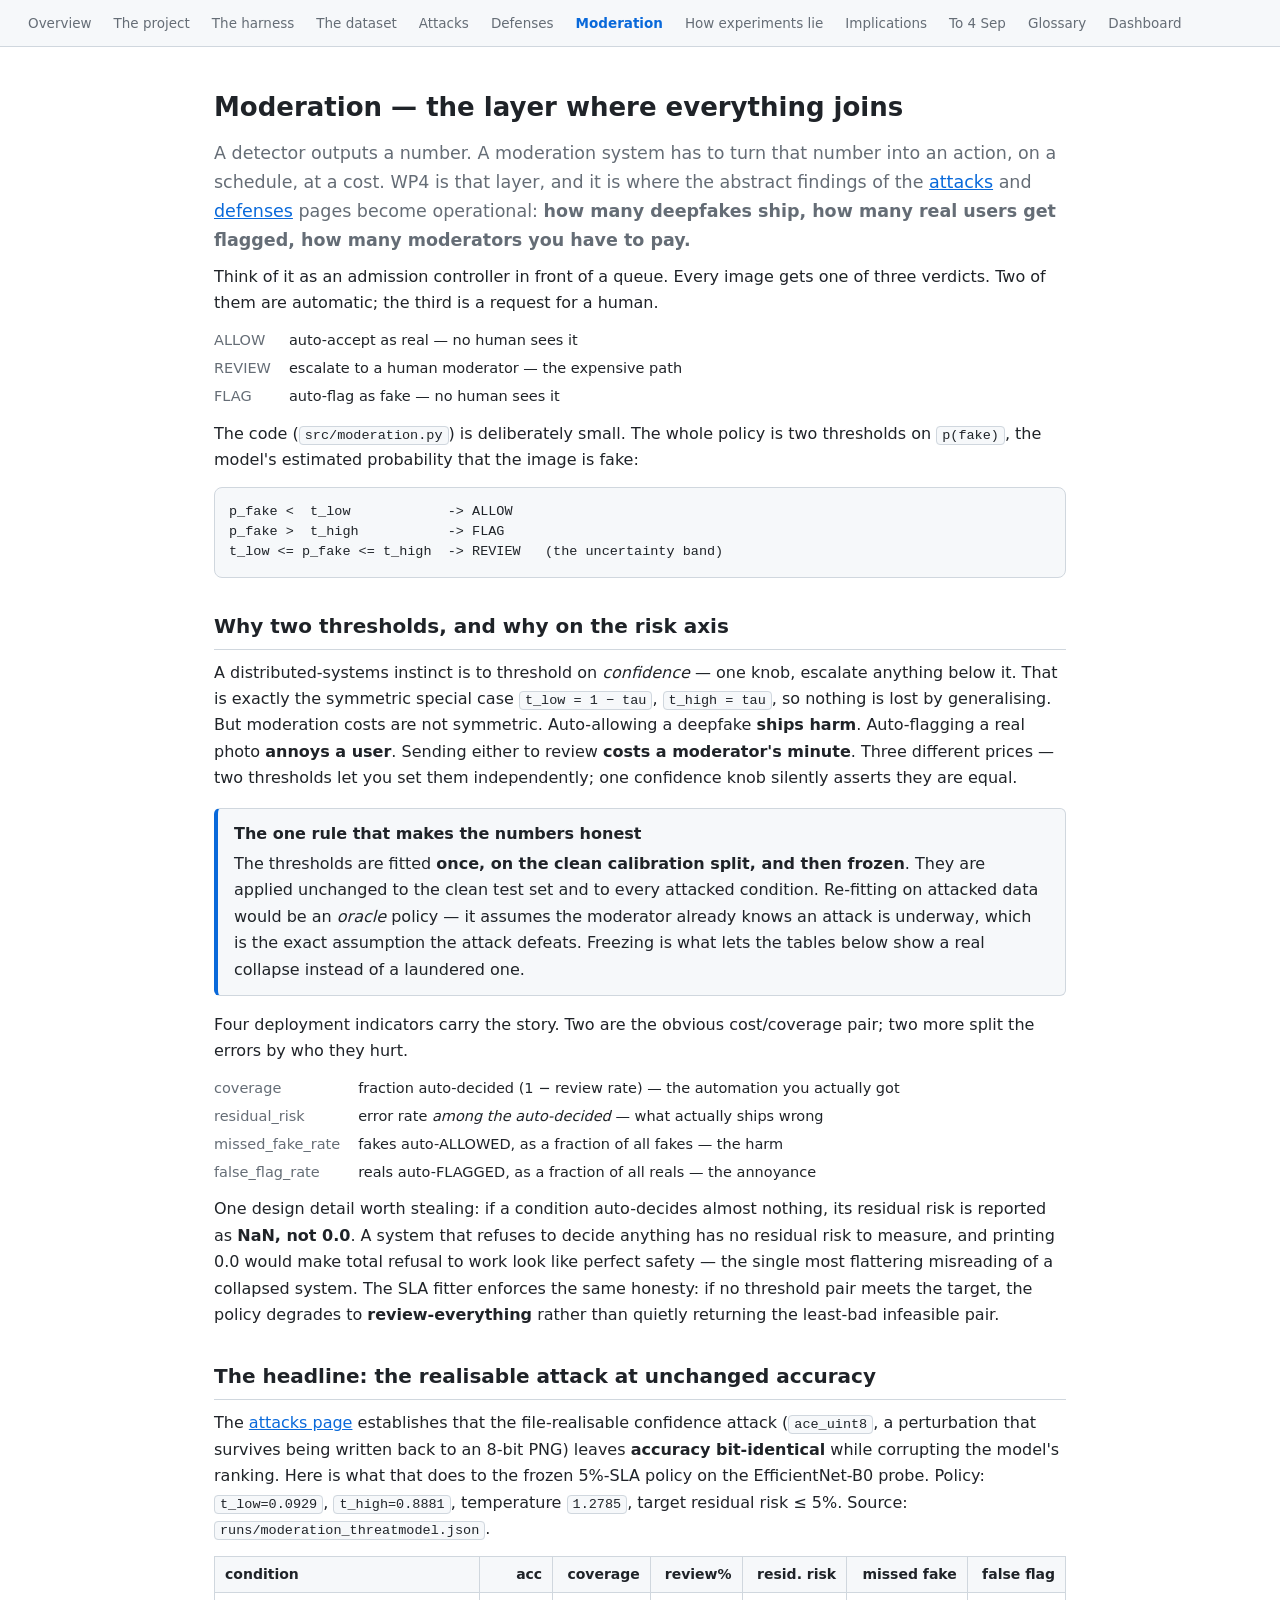
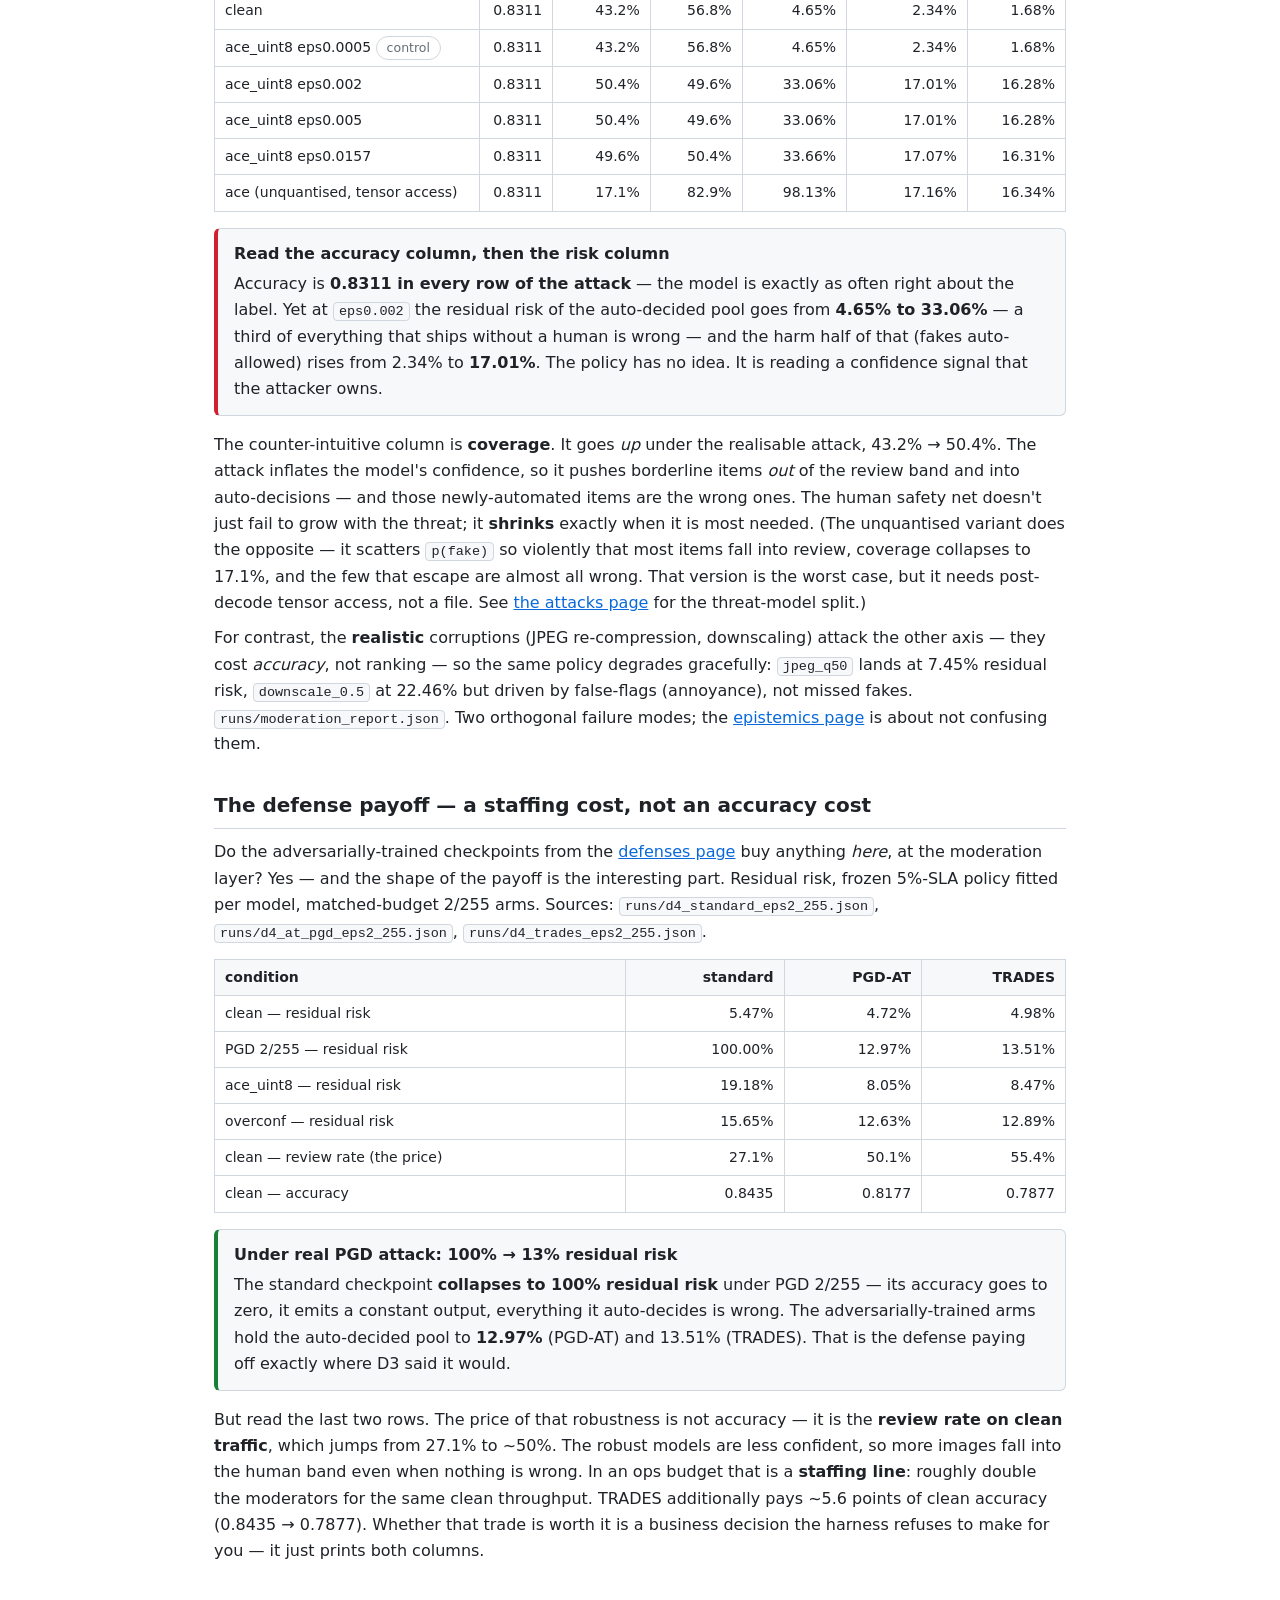
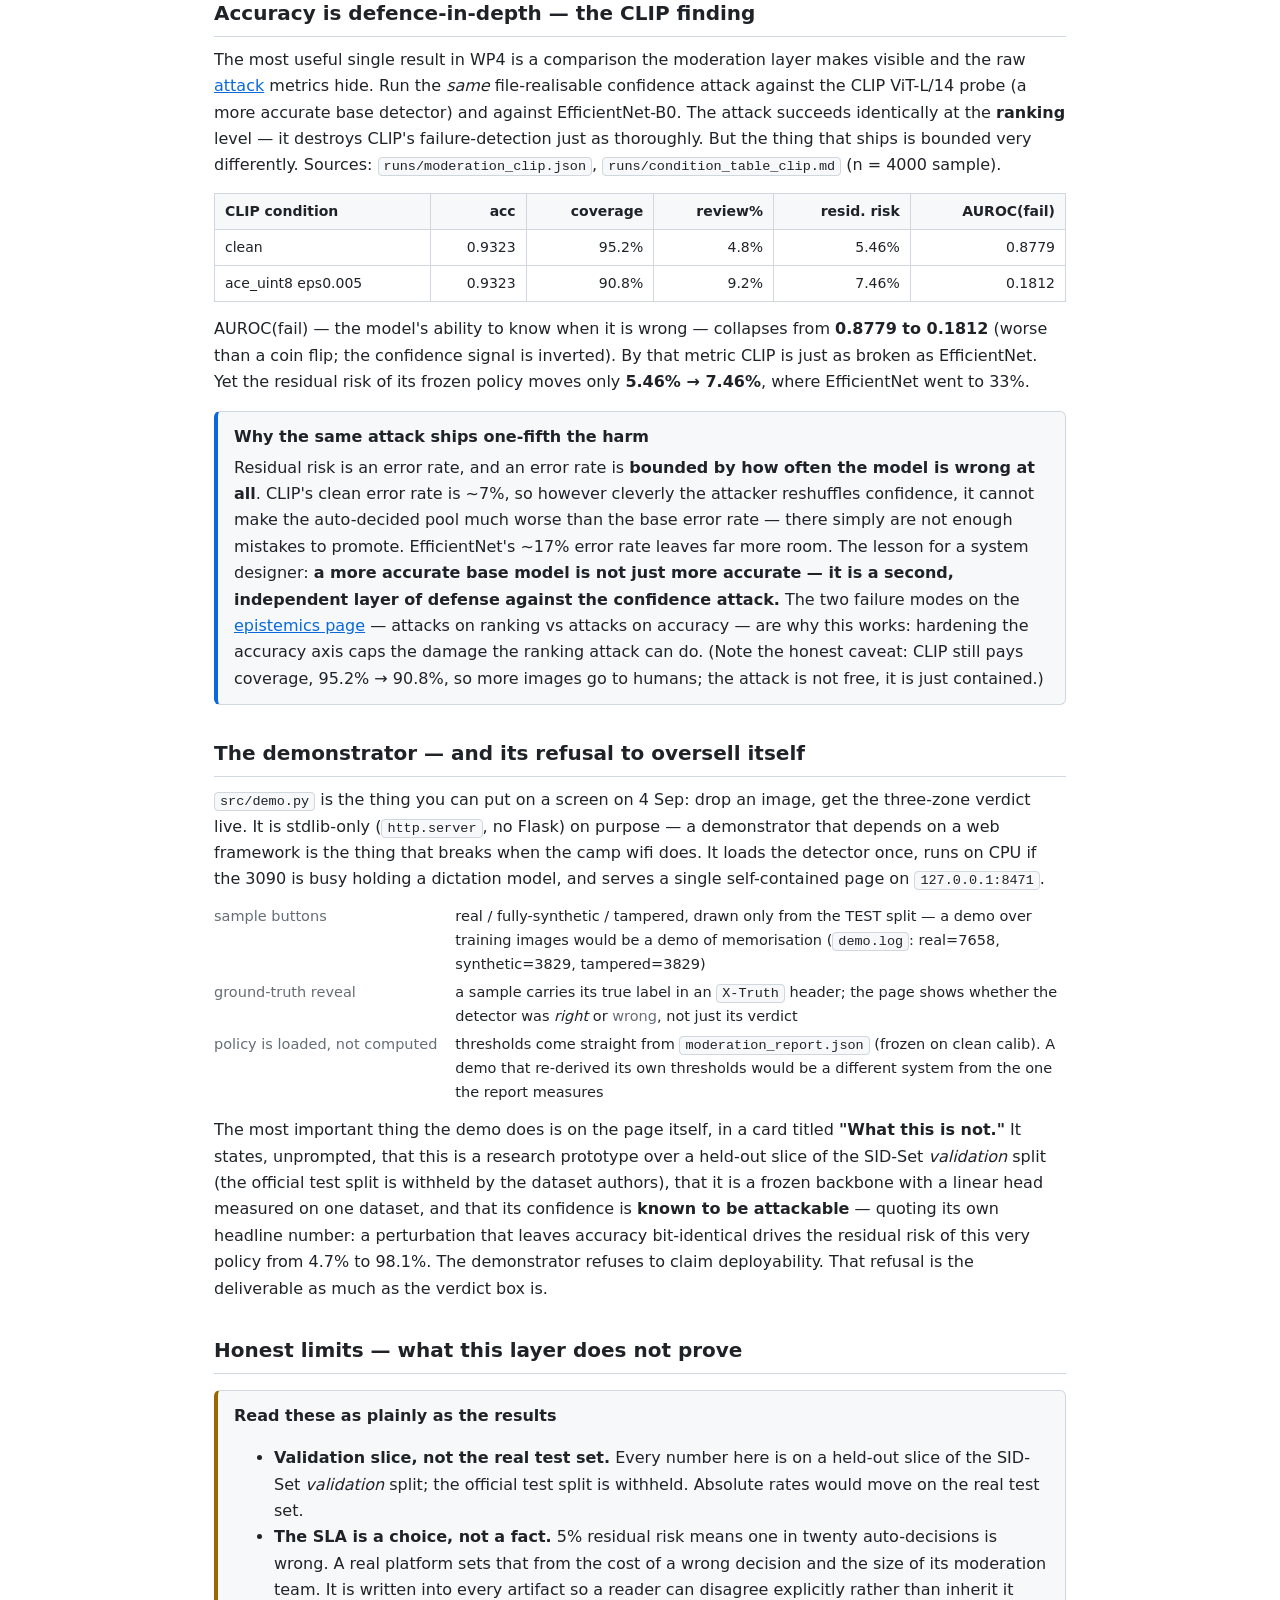
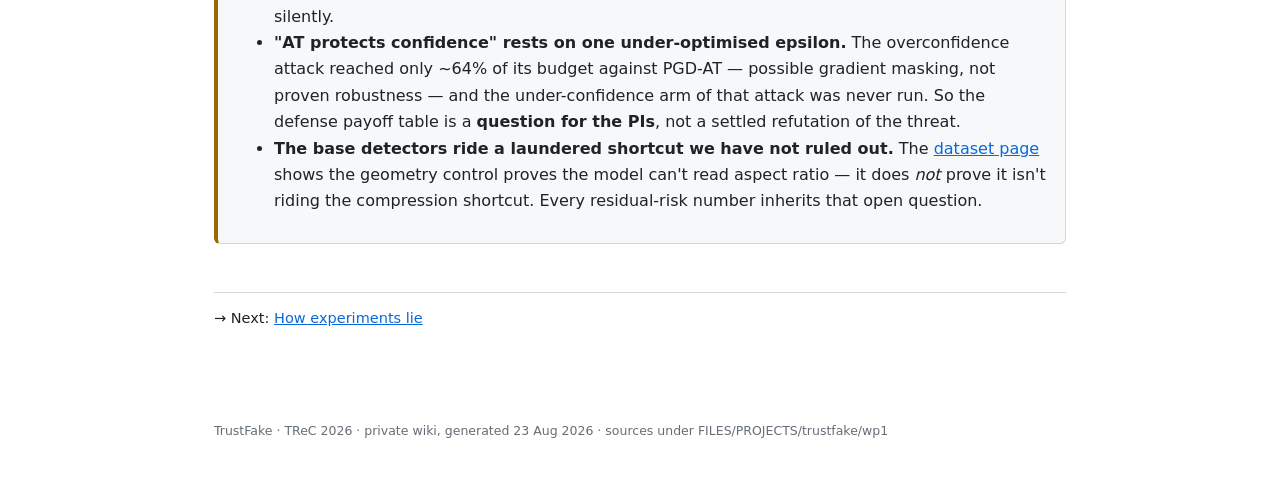
<file: docs/wiki/moderation.html>
<!doctype html><html lang="en"><head><meta charset="utf-8">
<meta name="viewport" content="width=device-width,initial-scale=1">
<title>Moderation · TrustFake wiki</title>
<link rel="stylesheet" href="style.css"></head><body>
<nav>
<a href="index.html">Overview</a>
<a href="project.html">The project</a>
<a href="harness.html">The harness</a>
<a href="dataset.html">The dataset</a>
<a href="attacks.html">Attacks</a>
<a href="defenses.html">Defenses</a>
<a href="moderation.html" class="here">Moderation</a>
<a href="epistemics.html">How experiments lie</a>
<a href="implications.html">Implications</a>
<a href="pathways.html">To 4 Sep</a>
<a href="glossary.html">Glossary</a>
<a href="dashboard.html">Dashboard</a>
</nav>
<main>

<h1>Moderation — the layer where everything joins</h1>
<p class="lead">A detector outputs a number. A moderation system has to turn that number into an
action, on a schedule, at a cost. WP4 is that layer, and it is where the abstract findings of
the <a href="attacks.html">attacks</a> and <a href="defenses.html">defenses</a> pages become
operational: <b>how many deepfakes ship, how many real users get flagged, how many moderators
you have to pay.</b></p>

<p>Think of it as an admission controller in front of a queue. Every image gets one of three
verdicts. Two of them are automatic; the third is a request for a human.</p>

<div class="kv">
<b>ALLOW</b><span>auto-accept as real — no human sees it</span>
<b>REVIEW</b><span>escalate to a human moderator — the expensive path</span>
<b>FLAG</b><span>auto-flag as fake — no human sees it</span>
</div>

<p>The code (<code>src/moderation.py</code>) is deliberately small. The whole policy is two
thresholds on <code>p(fake)</code>, the model's estimated probability that the image is fake:</p>

<pre><code>p_fake &lt;  t_low            -&gt; ALLOW
p_fake &gt;  t_high           -&gt; FLAG
t_low &lt;= p_fake &lt;= t_high  -&gt; REVIEW   (the uncertainty band)</code></pre>

<h2>Why two thresholds, and why on the risk axis</h2>

<p>A distributed-systems instinct is to threshold on <i>confidence</i> — one knob, escalate
anything below it. That is exactly the symmetric special case <code>t_low = 1 − tau</code>,
<code>t_high = tau</code>, so nothing is lost by generalising. But moderation costs are not
symmetric. Auto-allowing a deepfake <b>ships harm</b>. Auto-flagging a real photo <b>annoys a
user</b>. Sending either to review <b>costs a moderator's minute</b>. Three different prices —
two thresholds let you set them independently; one confidence knob silently asserts they are
equal.</p>

<div class="box"><div class="t">The one rule that makes the numbers honest</div>
The thresholds are fitted <b>once, on the clean calibration split, and then frozen</b>. They are
applied unchanged to the clean test set and to every attacked condition. Re-fitting on attacked
data would be an <i>oracle</i> policy — it assumes the moderator already knows an attack is
underway, which is the exact assumption the attack defeats. Freezing is what lets the tables
below show a real collapse instead of a laundered one.</div>

<p>Four deployment indicators carry the story. Two are the obvious cost/coverage pair; two more
split the errors by who they hurt.</p>

<div class="kv">
<b>coverage</b><span>fraction auto-decided (1 − review rate) — the automation you actually got</span>
<b>residual_risk</b><span>error rate <i>among the auto-decided</i> — what actually ships wrong</span>
<b>missed_fake_rate</b><span>fakes auto-ALLOWED, as a fraction of all fakes — the harm</span>
<b>false_flag_rate</b><span>reals auto-FLAGGED, as a fraction of all reals — the annoyance</span>
</div>

<p>One design detail worth stealing: if a condition auto-decides almost nothing, its residual
risk is reported as <b>NaN, not 0.0</b>. A system that refuses to decide anything has no residual
risk to measure, and printing 0.0 would make total refusal to work look like perfect safety — the
single most flattering misreading of a collapsed system. The SLA fitter enforces the same honesty:
if no threshold pair meets the target, the policy degrades to <b>review-everything</b> rather than
quietly returning the least-bad infeasible pair.</p>

<h2>The headline: the realisable attack at unchanged accuracy</h2>

<p>The <a href="attacks.html">attacks page</a> establishes that the file-realisable confidence
attack (<code>ace_uint8</code>, a perturbation that survives being written back to an 8-bit PNG)
leaves <b>accuracy bit-identical</b> while corrupting the model's ranking. Here is what that does
to the frozen 5%-SLA policy on the EfficientNet-B0 probe. Policy: <code>t_low=0.0929</code>,
<code>t_high=0.8881</code>, temperature <code>1.2785</code>, target residual risk ≤ 5%.
Source: <code>runs/moderation_threatmodel.json</code>.</p>

<table>
<thead><tr><th>condition</th><th class="num">acc</th><th class="num">coverage</th>
<th class="num">review%</th><th class="num">resid. risk</th><th class="num">missed fake</th>
<th class="num">false flag</th></tr></thead>
<tbody>
<tr><td>clean</td><td class="num">0.8311</td><td class="num">43.2%</td><td class="num">56.8%</td>
<td class="num">4.65%</td><td class="num">2.34%</td><td class="num">1.68%</td></tr>
<tr><td>ace_uint8 eps0.0005 <span class="pill">control</span></td><td class="num">0.8311</td>
<td class="num">43.2%</td><td class="num">56.8%</td><td class="num">4.65%</td>
<td class="num">2.34%</td><td class="num">1.68%</td></tr>
<tr><td>ace_uint8 eps0.002</td><td class="num">0.8311</td><td class="num">50.4%</td>
<td class="num">49.6%</td><td class="num">33.06%</td><td class="num">17.01%</td><td class="num">16.28%</td></tr>
<tr><td>ace_uint8 eps0.005</td><td class="num">0.8311</td><td class="num">50.4%</td>
<td class="num">49.6%</td><td class="num">33.06%</td><td class="num">17.01%</td><td class="num">16.28%</td></tr>
<tr><td>ace_uint8 eps0.0157</td><td class="num">0.8311</td><td class="num">49.6%</td>
<td class="num">50.4%</td><td class="num">33.66%</td><td class="num">17.07%</td><td class="num">16.31%</td></tr>
<tr><td>ace (unquantised, tensor access)</td><td class="num">0.8311</td><td class="num">17.1%</td>
<td class="num">82.9%</td><td class="num">98.13%</td><td class="num">17.16%</td><td class="num">16.34%</td></tr>
</tbody></table>

<div class="box bad"><div class="t">Read the accuracy column, then the risk column</div>
Accuracy is <b>0.8311 in every row of the attack</b> — the model is exactly as often right about
the label. Yet at <code>eps0.002</code> the residual risk of the auto-decided pool goes from
<b>4.65% to 33.06%</b> — a third of everything that ships without a human is wrong — and the harm
half of that (fakes auto-allowed) rises from 2.34% to <b>17.01%</b>. The policy has no idea. It is
reading a confidence signal that the attacker owns.</div>

<p>The counter-intuitive column is <b>coverage</b>. It goes <i>up</i> under the realisable attack,
43.2% → 50.4%. The attack inflates the model's confidence, so it pushes borderline items <i>out</i>
of the review band and into auto-decisions — and those newly-automated items are the wrong ones.
The human safety net doesn't just fail to grow with the threat; it <b>shrinks</b> exactly when it
is most needed. (The unquantised variant does the opposite — it scatters <code>p(fake)</code> so
violently that most items fall into review, coverage collapses to 17.1%, and the few that escape
are almost all wrong. That version is the worst case, but it needs post-decode tensor access, not
a file. See <a href="attacks.html">the attacks page</a> for the threat-model split.)</p>

<p>For contrast, the <b>realistic</b> corruptions (JPEG re-compression, downscaling) attack the
other axis — they cost <i>accuracy</i>, not ranking — so the same policy degrades gracefully:
<code>jpeg_q50</code> lands at 7.45% residual risk, <code>downscale_0.5</code> at 22.46% but
driven by false-flags (annoyance), not missed fakes. <code>runs/moderation_report.json</code>.
Two orthogonal failure modes; the <a href="epistemics.html">epistemics page</a> is about not
confusing them.</p>

<h2>The defense payoff — a staffing cost, not an accuracy cost</h2>

<p>Do the adversarially-trained checkpoints from the <a href="defenses.html">defenses page</a>
buy anything <i>here</i>, at the moderation layer? Yes — and the shape of the payoff is the
interesting part. Residual risk, frozen 5%-SLA policy fitted per model, matched-budget
2/255 arms. Sources: <code>runs/d4_standard_eps2_255.json</code>,
<code>runs/d4_at_pgd_eps2_255.json</code>, <code>runs/d4_trades_eps2_255.json</code>.</p>

<table>
<thead><tr><th>condition</th><th class="num">standard</th><th class="num">PGD-AT</th>
<th class="num">TRADES</th></tr></thead>
<tbody>
<tr><td>clean — residual risk</td><td class="num">5.47%</td><td class="num">4.72%</td>
<td class="num">4.98%</td></tr>
<tr><td>PGD 2/255 — residual risk</td><td class="num">100.00%</td><td class="num">12.97%</td>
<td class="num">13.51%</td></tr>
<tr><td>ace_uint8 — residual risk</td><td class="num">19.18%</td><td class="num">8.05%</td>
<td class="num">8.47%</td></tr>
<tr><td>overconf — residual risk</td><td class="num">15.65%</td><td class="num">12.63%</td>
<td class="num">12.89%</td></tr>
<tr><td>clean — review rate (the price)</td><td class="num">27.1%</td><td class="num">50.1%</td>
<td class="num">55.4%</td></tr>
<tr><td>clean — accuracy</td><td class="num">0.8435</td><td class="num">0.8177</td>
<td class="num">0.7877</td></tr>
</tbody></table>

<div class="box good"><div class="t">Under real PGD attack: 100% → 13% residual risk</div>
The standard checkpoint <b>collapses to 100% residual risk</b> under PGD 2/255 — its accuracy goes
to zero, it emits a constant output, everything it auto-decides is wrong. The adversarially-trained
arms hold the auto-decided pool to <b>12.97%</b> (PGD-AT) and 13.51% (TRADES). That is the defense
paying off exactly where D3 said it would.</div>

<p>But read the last two rows. The price of that robustness is not accuracy — it is the
<b>review rate on clean traffic</b>, which jumps from 27.1% to ~50%. The robust models are less
confident, so more images fall into the human band even when nothing is wrong. In an ops budget
that is a <b>staffing line</b>: roughly double the moderators for the same clean throughput.
TRADES additionally pays ~5.6 points of clean accuracy (0.8435 → 0.7877). Whether that trade is
worth it is a business decision the harness refuses to make for you — it just prints both columns.</p>

<h2>Accuracy is defence-in-depth — the CLIP finding</h2>

<p>The most useful single result in WP4 is a comparison the moderation layer makes visible and the
raw <a href="attacks.html">attack</a> metrics hide. Run the <i>same</i> file-realisable confidence
attack against the CLIP ViT-L/14 probe (a more accurate base detector) and against EfficientNet-B0.
The attack succeeds identically at the <b>ranking</b> level — it destroys CLIP's failure-detection
just as thoroughly. But the thing that ships is bounded very differently.
Sources: <code>runs/moderation_clip.json</code>, <code>runs/condition_table_clip.md</code>
(n = 4000 sample).</p>

<table>
<thead><tr><th>CLIP condition</th><th class="num">acc</th><th class="num">coverage</th>
<th class="num">review%</th><th class="num">resid. risk</th><th class="num">AUROC(fail)</th></tr></thead>
<tbody>
<tr><td>clean</td><td class="num">0.9323</td><td class="num">95.2%</td><td class="num">4.8%</td>
<td class="num">5.46%</td><td class="num">0.8779</td></tr>
<tr><td>ace_uint8 eps0.005</td><td class="num">0.9323</td><td class="num">90.8%</td>
<td class="num">9.2%</td><td class="num">7.46%</td><td class="num">0.1812</td></tr>
</tbody></table>

<p>AUROC(fail) — the model's ability to know when it is wrong — collapses from <b>0.8779 to 0.1812</b>
(worse than a coin flip; the confidence signal is inverted). By that metric CLIP is just as broken
as EfficientNet. Yet the residual risk of its frozen policy moves only <b>5.46% → 7.46%</b>, where
EfficientNet went to 33%.</p>

<div class="box"><div class="t">Why the same attack ships one-fifth the harm</div>
Residual risk is an error rate, and an error rate is <b>bounded by how often the model is wrong at
all</b>. CLIP's clean error rate is ~7%, so however cleverly the attacker reshuffles confidence, it
cannot make the auto-decided pool much worse than the base error rate — there simply are not enough
mistakes to promote. EfficientNet's ~17% error rate leaves far more room. The lesson for a system
designer: <b>a more accurate base model is not just more accurate — it is a second, independent
layer of defense against the confidence attack.</b> The two failure modes on the
<a href="epistemics.html">epistemics page</a> — attacks on ranking vs attacks on accuracy — are
why this works: hardening the accuracy axis caps the damage the ranking attack can do.
(Note the honest caveat: CLIP still pays coverage, 95.2% → 90.8%, so more images go to humans; the
attack is not free, it is just contained.)</div>

<h2>The demonstrator — and its refusal to oversell itself</h2>

<p><code>src/demo.py</code> is the thing you can put on a screen on 4 Sep: drop an image, get the
three-zone verdict live. It is stdlib-only (<code>http.server</code>, no Flask) on purpose — a
demonstrator that depends on a web framework is the thing that breaks when the camp wifi does. It
loads the detector once, runs on CPU if the 3090 is busy holding a dictation model, and serves a
single self-contained page on <code>127.0.0.1:8471</code>.</p>

<div class="kv">
<b>sample buttons</b><span>real / fully-synthetic / tampered, drawn only from the TEST split — a
demo over training images would be a demo of memorisation (<code>demo.log</code>: real=7658,
synthetic=3829, tampered=3829)</span>
<b>ground-truth reveal</b><span>a sample carries its true label in an <code>X-Truth</code> header;
the page shows whether the detector was <i>right</i> or <b>wrong</b>, not just its verdict</span>
<b>policy is loaded, not computed</b><span>thresholds come straight from
<code>moderation_report.json</code> (frozen on clean calib). A demo that re-derived its own
thresholds would be a different system from the one the report measures</span>
</div>

<p>The most important thing the demo does is on the page itself, in a card titled
<b>"What this is not."</b> It states, unprompted, that this is a research prototype over a held-out
slice of the SID-Set <i>validation</i> split (the official test split is withheld by the dataset
authors), that it is a frozen backbone with a linear head measured on one dataset, and that its
confidence is <b>known to be attackable</b> — quoting its own headline number: a perturbation that
leaves accuracy bit-identical drives the residual risk of this very policy from 4.7% to 98.1%. The
demonstrator refuses to claim deployability. That refusal is the deliverable as much as the verdict
box is.</p>

<h2>Honest limits — what this layer does not prove</h2>

<div class="box warn"><div class="t">Read these as plainly as the results</div>
<ul>
<li><b>Validation slice, not the real test set.</b> Every number here is on a held-out slice of the
SID-Set <i>validation</i> split; the official test split is withheld. Absolute rates would move on
the real test set.</li>
<li><b>The SLA is a choice, not a fact.</b> 5% residual risk means one in twenty auto-decisions is
wrong. A real platform sets that from the cost of a wrong decision and the size of its moderation
team. It is written into every artifact so a reader can disagree explicitly rather than inherit it
silently.</li>
<li><b>"AT protects confidence" rests on one under-optimised epsilon.</b> The overconfidence attack
reached only ~64% of its budget against PGD-AT — possible gradient masking, not proven robustness —
and the under-confidence arm of that attack was never run. So the defense payoff table is a
<b>question for the PIs</b>, not a settled refutation of the threat.</li>
<li><b>The base detectors ride a laundered shortcut we have not ruled out.</b> The
<a href="dataset.html">dataset page</a> shows the geometry control proves the model can't read
aspect ratio — it does <i>not</i> prove it isn't riding the compression shortcut. Every residual-risk
number inherits that open question.</li>
</ul>
</div>

<div class="next">→ Next: <a href="epistemics.html">How experiments lie</a></div>

</main>
<footer>TrustFake · TReC 2026 · private wiki, generated 23 Aug 2026 · sources under
FILES/PROJECTS/trustfake/wp1</footer>
</body></html>
</file>
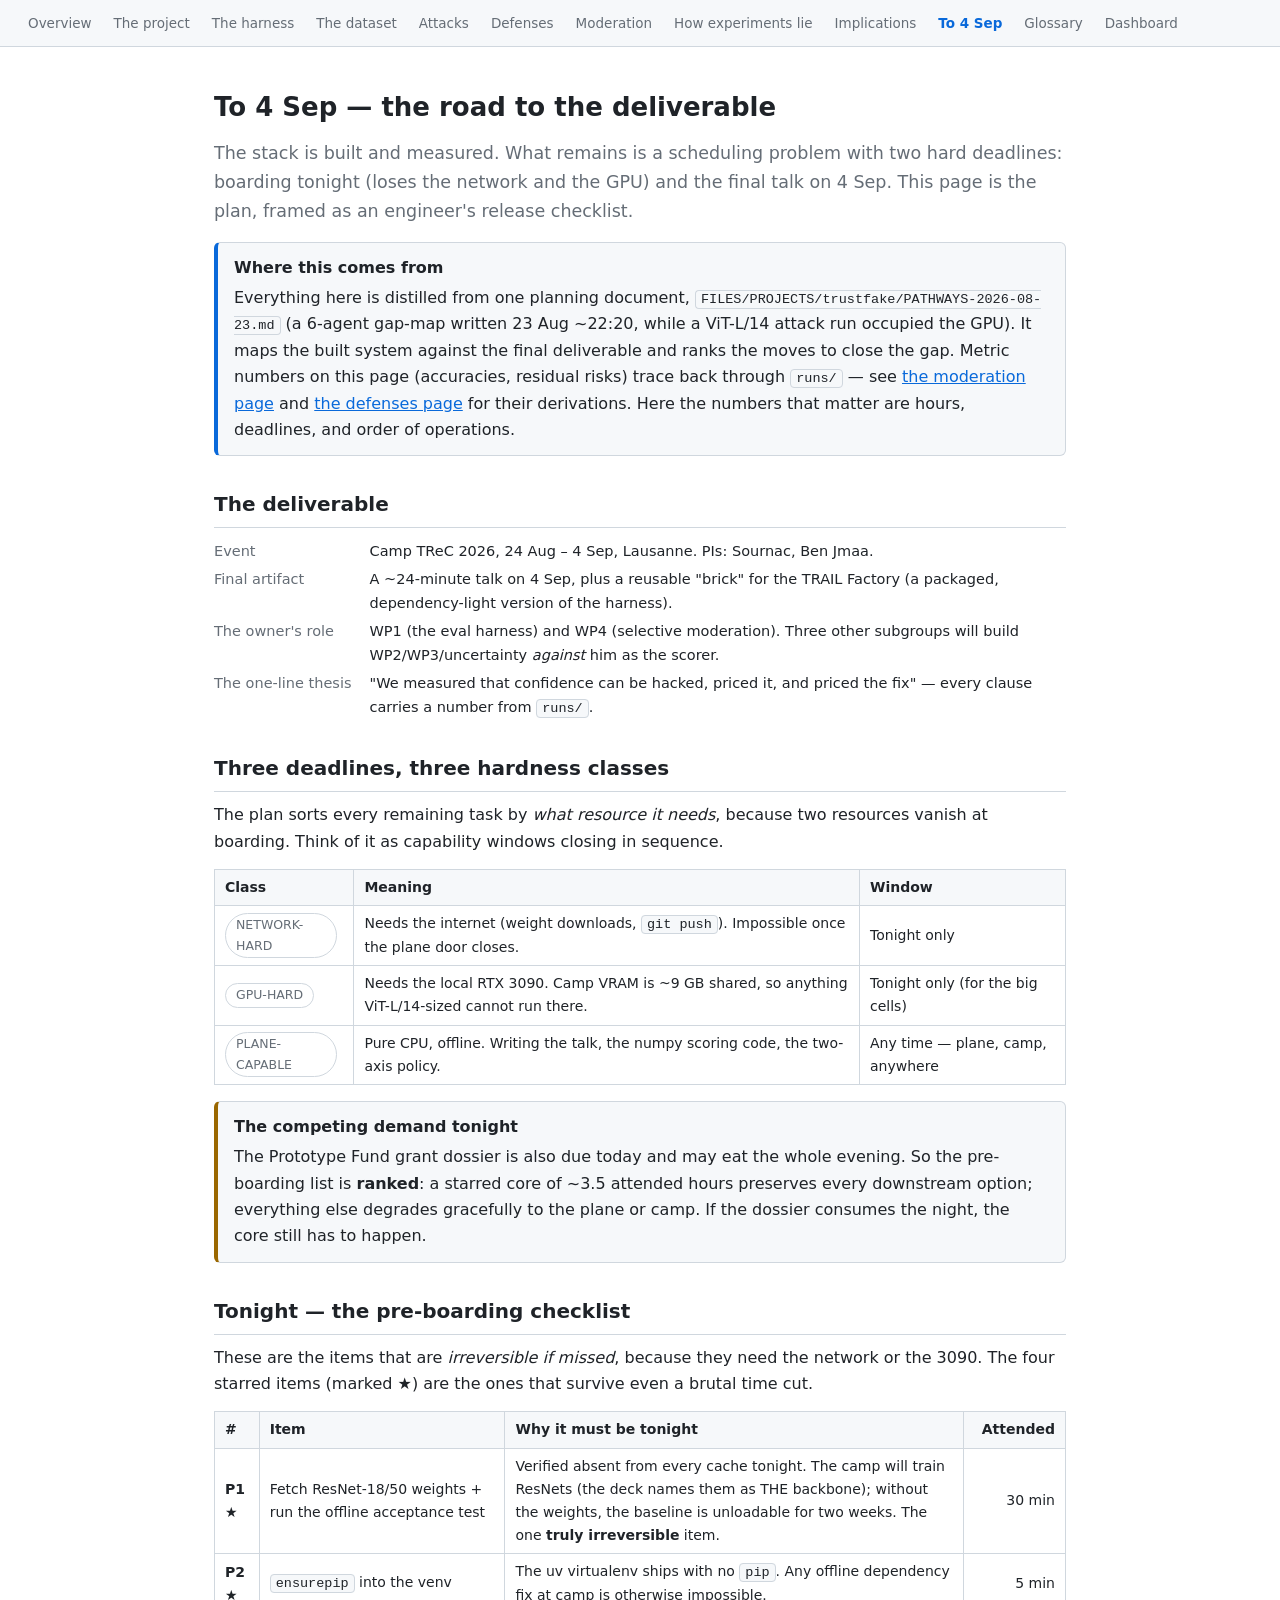
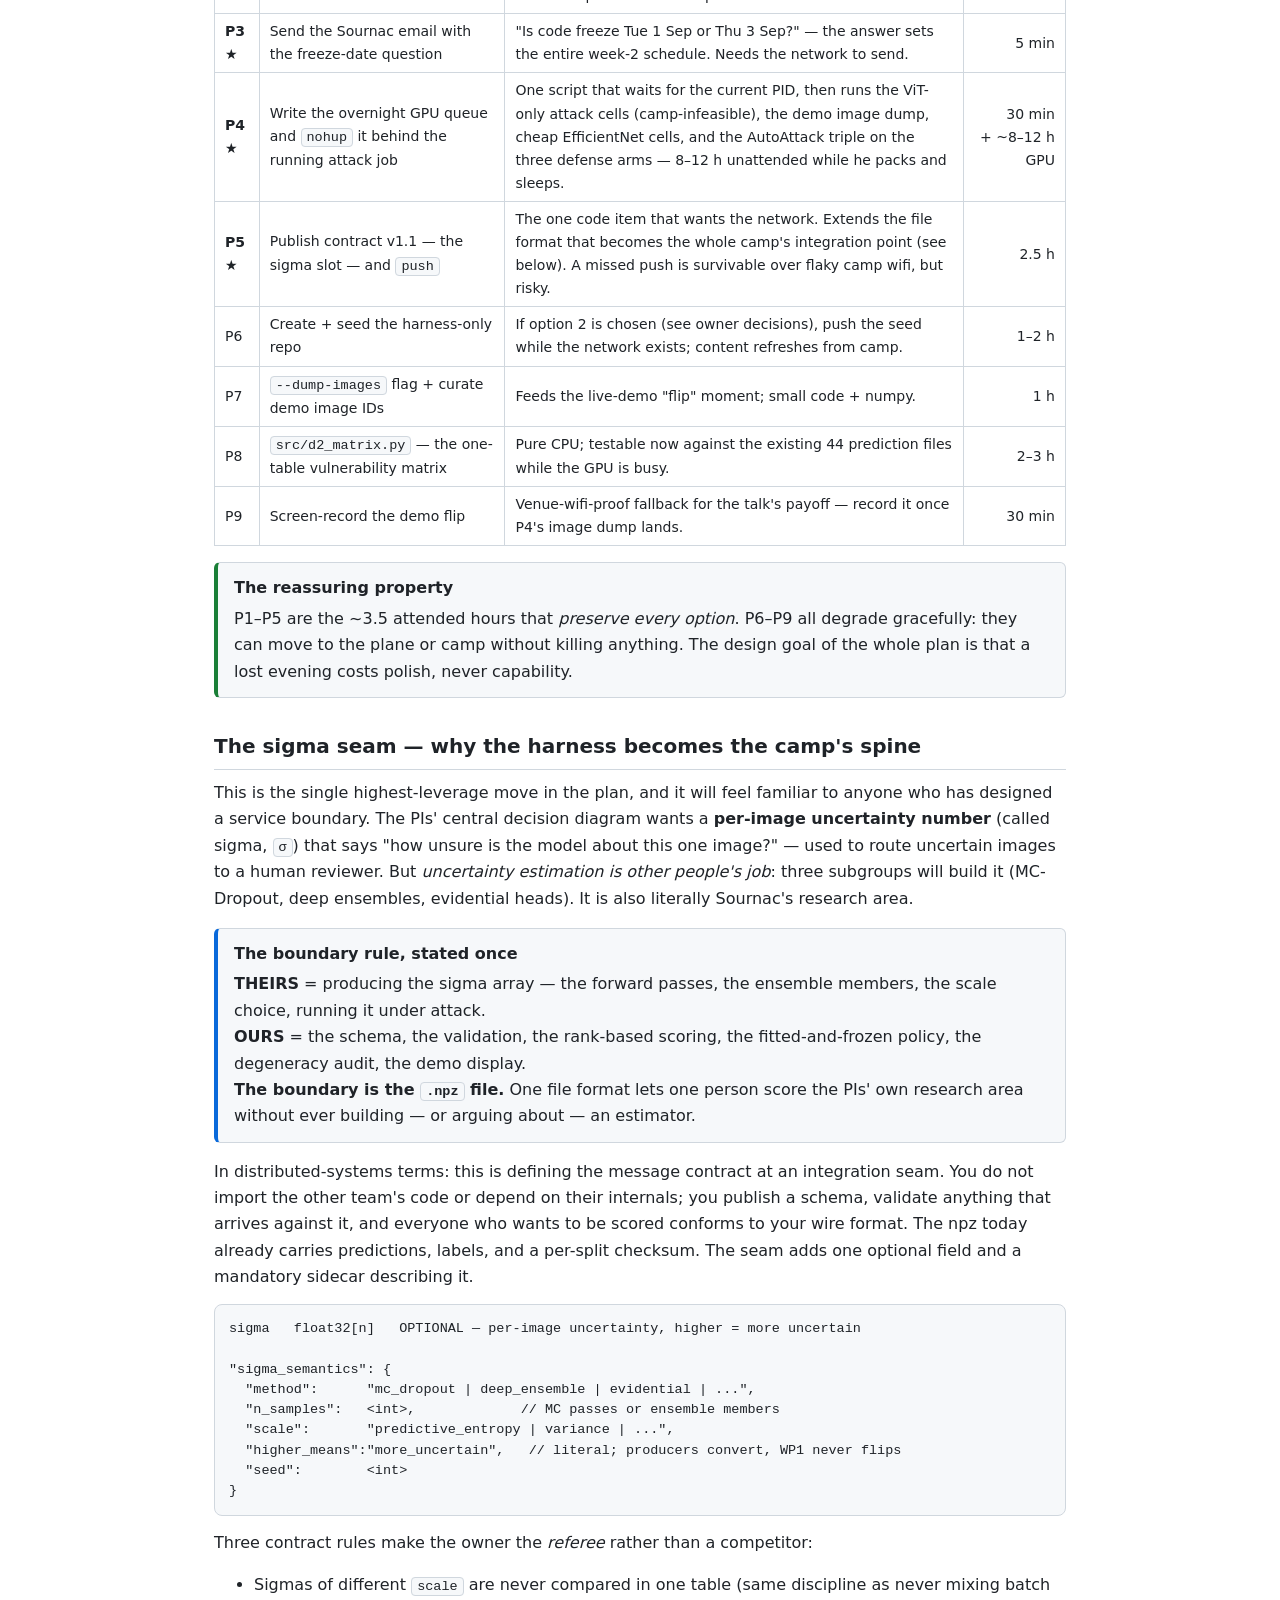
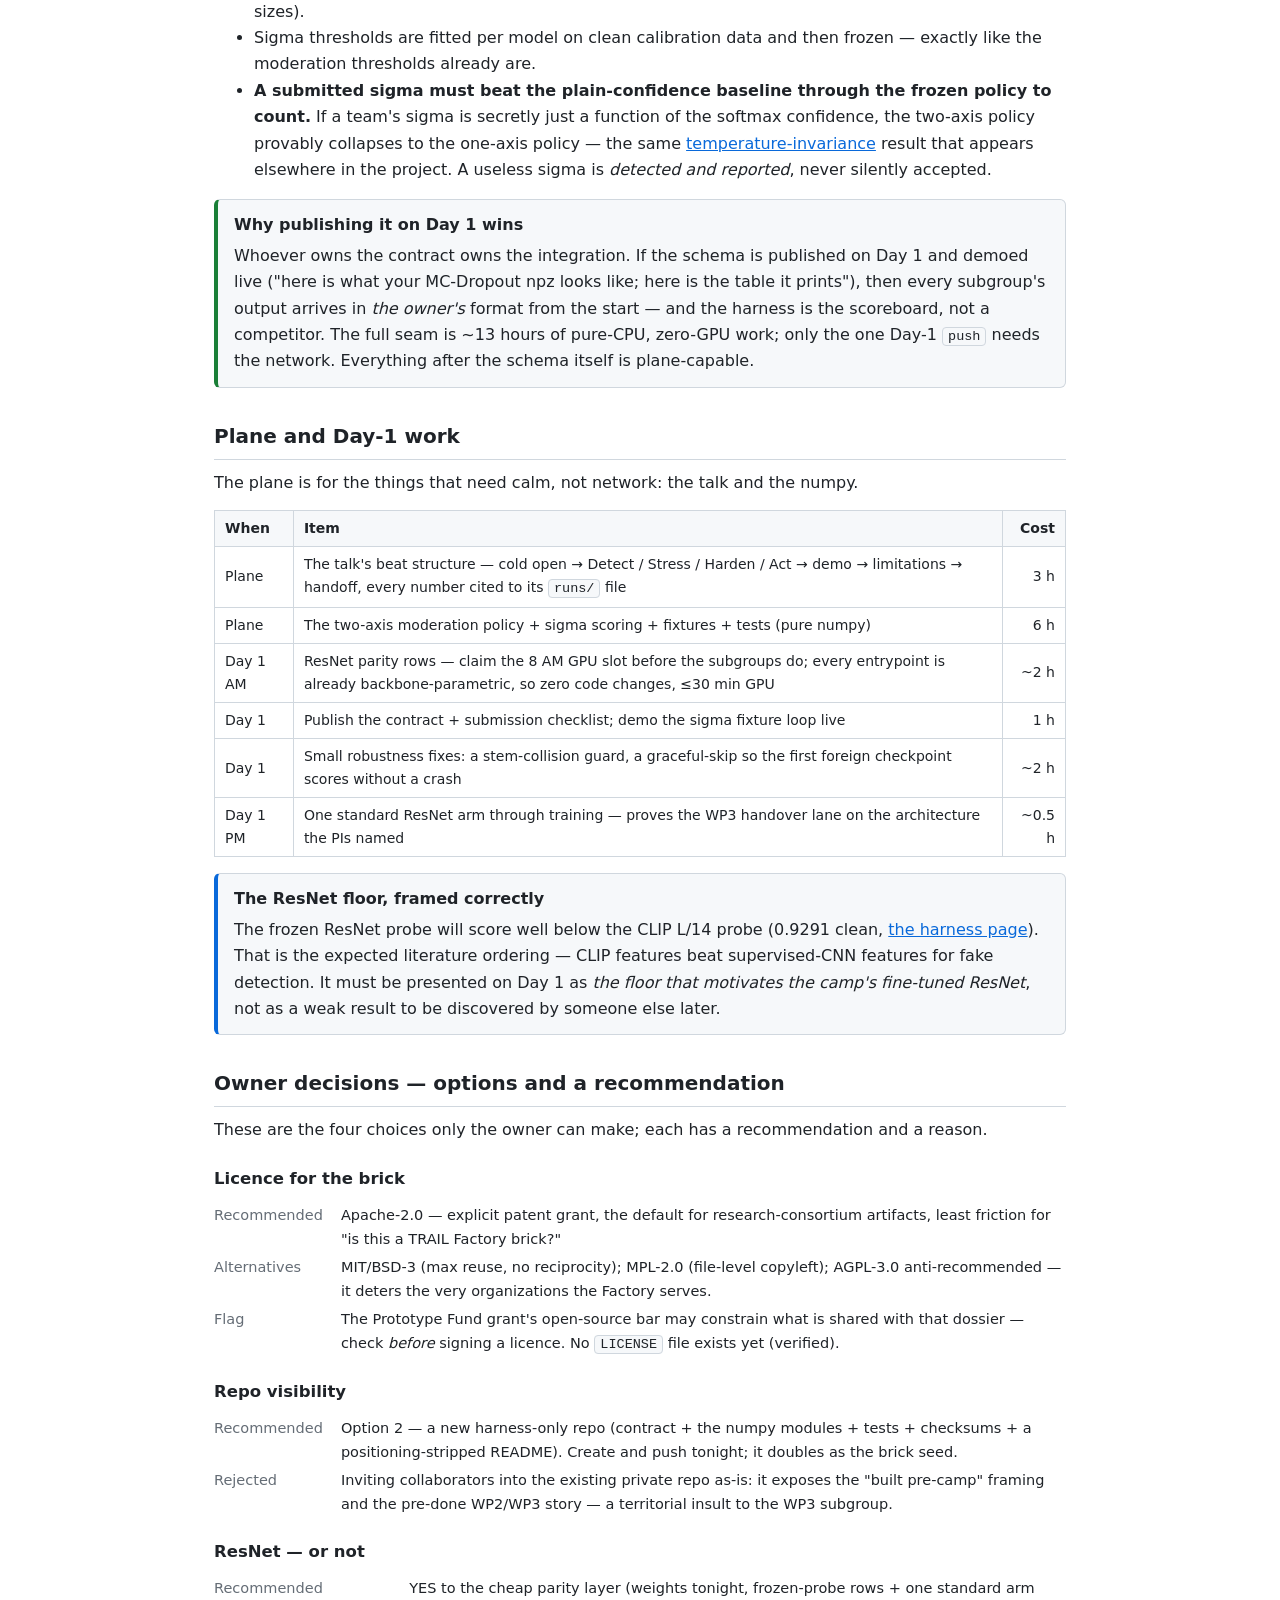
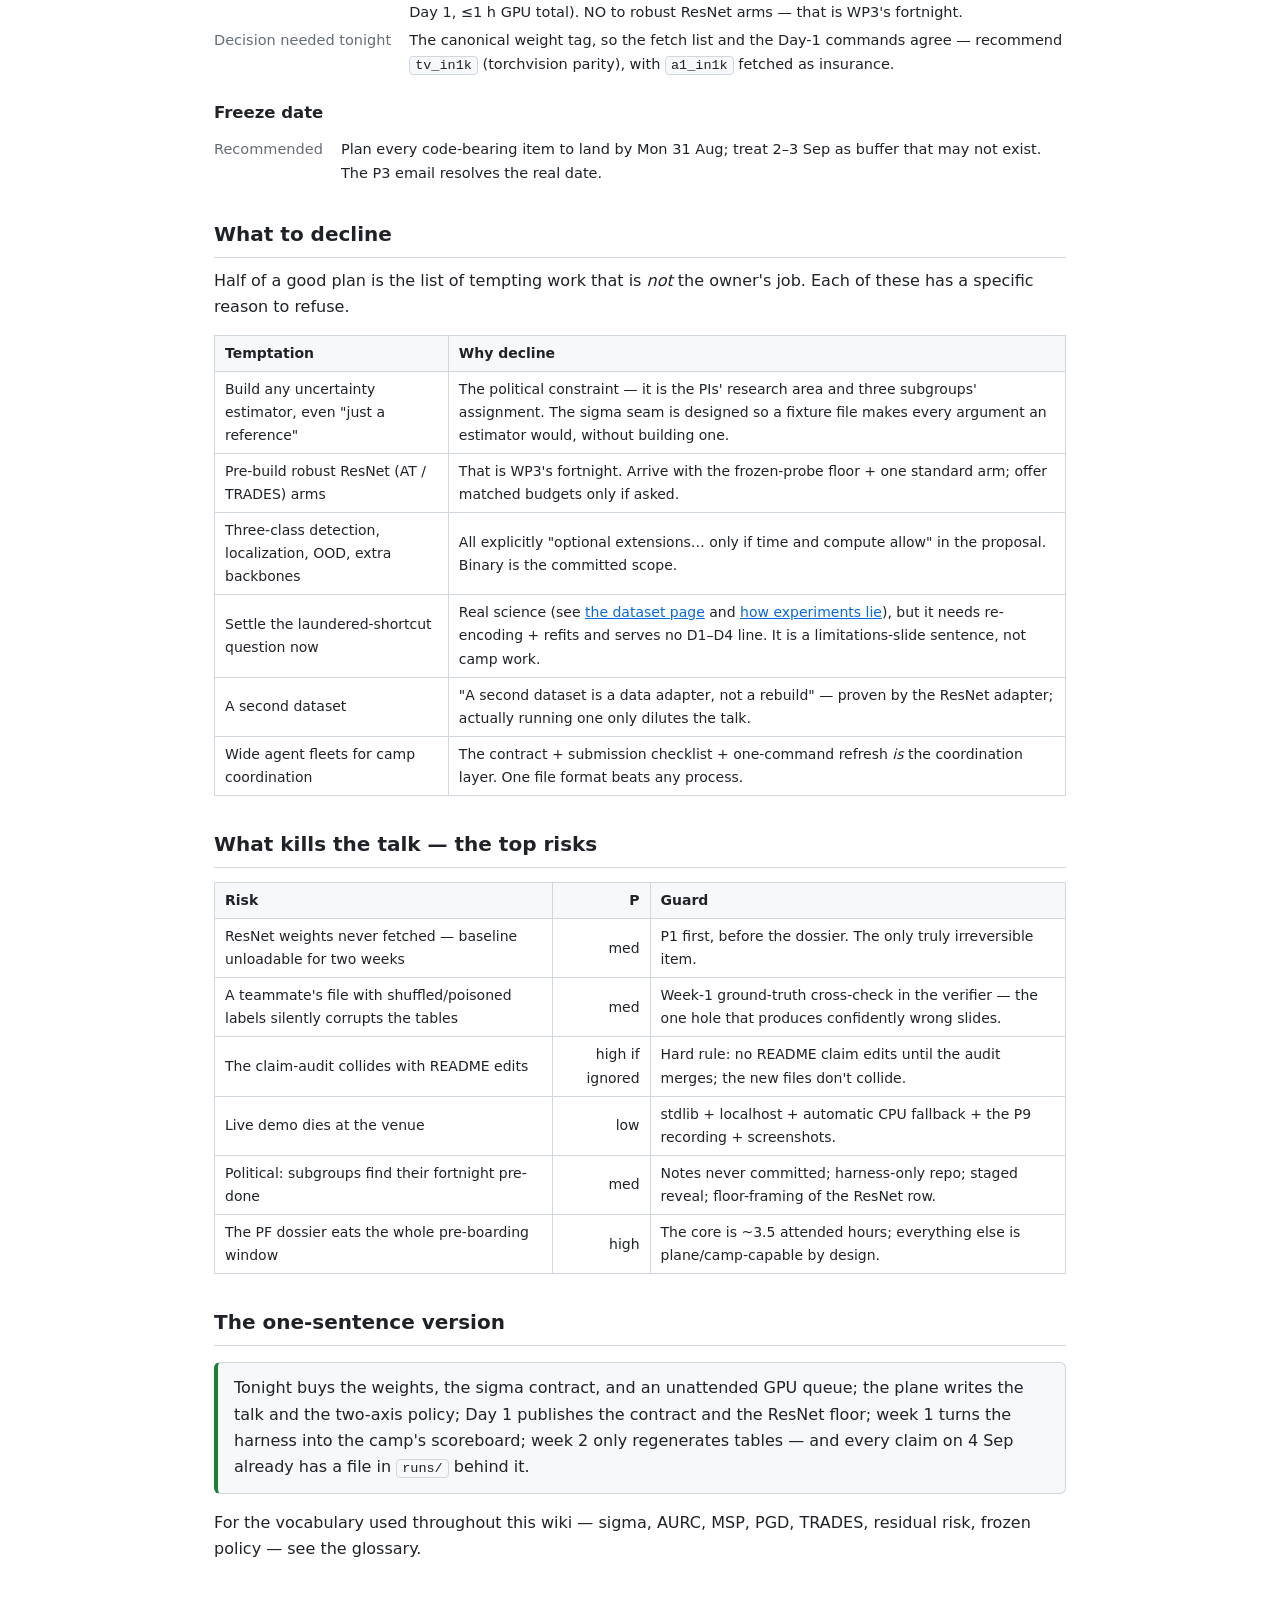
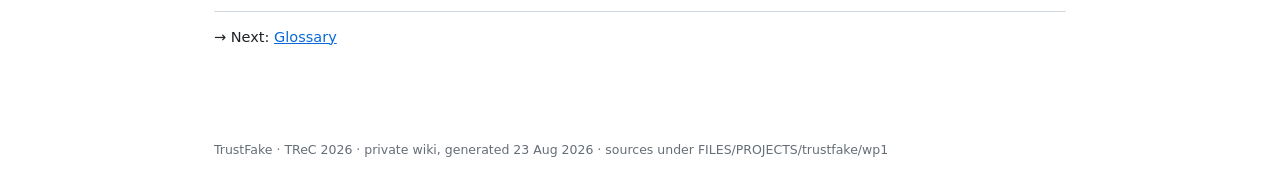
<file: docs/wiki/pathways.html>
<!doctype html><html lang="en"><head><meta charset="utf-8">
<meta name="viewport" content="width=device-width,initial-scale=1">
<title>To 4 Sep · TrustFake wiki</title>
<link rel="stylesheet" href="style.css"></head><body>
<nav>
<a href="index.html">Overview</a>
<a href="project.html">The project</a>
<a href="harness.html">The harness</a>
<a href="dataset.html">The dataset</a>
<a href="attacks.html">Attacks</a>
<a href="defenses.html">Defenses</a>
<a href="moderation.html">Moderation</a>
<a href="epistemics.html">How experiments lie</a>
<a href="implications.html">Implications</a>
<a href="pathways.html" class="here">To 4 Sep</a>
<a href="glossary.html">Glossary</a>
<a href="dashboard.html">Dashboard</a>
</nav>
<main>

<h1>To 4 Sep — the road to the deliverable</h1>
<p class="lead">The stack is built and measured. What remains is a scheduling problem
with two hard deadlines: boarding tonight (loses the network and the GPU) and the final
talk on 4 Sep. This page is the plan, framed as an engineer's release checklist.</p>

<div class="box"><div class="t">Where this comes from</div>
Everything here is distilled from one planning document,
<code>FILES/PROJECTS/trustfake/PATHWAYS-2026-08-23.md</code> (a 6-agent gap-map written
23 Aug ~22:20, while a ViT-L/14 attack run occupied the GPU). It maps the built system
against the final deliverable and ranks the moves to close the gap. Metric numbers on this
page (accuracies, residual risks) trace back through <code>runs/</code> — see
<a href="moderation.html">the moderation page</a> and <a href="defenses.html">the defenses
page</a> for their derivations. Here the numbers that matter are hours, deadlines, and order
of operations.</div>

<h2>The deliverable</h2>
<div class="kv">
<b>Event</b><span>Camp TReC 2026, 24 Aug – 4 Sep, Lausanne. PIs: Sournac, Ben Jmaa.</span>
<b>Final artifact</b><span>A ~24-minute talk on 4 Sep, plus a reusable "brick" for the
TRAIL Factory (a packaged, dependency-light version of the harness).</span>
<b>The owner's role</b><span>WP1 (the eval harness) and WP4 (selective moderation). Three
other subgroups will build WP2/WP3/uncertainty <em>against</em> him as the scorer.</span>
<b>The one-line thesis</b><span>"We measured that confidence can be hacked, priced it, and
priced the fix" — every clause carries a number from <code>runs/</code>.</span>
</div>

<h2>Three deadlines, three hardness classes</h2>
<p>The plan sorts every remaining task by <em>what resource it needs</em>, because two
resources vanish at boarding. Think of it as capability windows closing in sequence.</p>

<table>
<thead><tr><th>Class</th><th>Meaning</th><th>Window</th></tr></thead>
<tbody>
<tr><td><span class="pill">NETWORK-HARD</span></td><td>Needs the internet (weight
downloads, <code>git push</code>). Impossible once the plane door closes.</td>
<td>Tonight only</td></tr>
<tr><td><span class="pill">GPU-HARD</span></td><td>Needs the local RTX 3090. Camp VRAM is
~9&nbsp;GB shared, so anything ViT-L/14-sized cannot run there.</td>
<td>Tonight only (for the big cells)</td></tr>
<tr><td><span class="pill">PLANE-CAPABLE</span></td><td>Pure CPU, offline. Writing the talk,
the numpy scoring code, the two-axis policy.</td><td>Any time — plane, camp, anywhere</td></tr>
</tbody>
</table>

<div class="box warn"><div class="t">The competing demand tonight</div>
The Prototype Fund grant dossier is also due today and may eat the whole evening. So the
pre-boarding list is <strong>ranked</strong>: a starred core of ~3.5 attended hours preserves
every downstream option; everything else degrades gracefully to the plane or camp. If the
dossier consumes the night, the core still has to happen.</div>

<h2>Tonight — the pre-boarding checklist</h2>
<p>These are the items that are <em>irreversible if missed</em>, because they need the network
or the 3090. The four starred items (marked ★) are the ones that survive even a brutal time cut.</p>

<table>
<thead><tr><th>#</th><th>Item</th><th>Why it must be tonight</th><th class="num">Attended</th></tr></thead>
<tbody>
<tr><td><b>P1 ★</b></td><td>Fetch ResNet-18/50 weights + run the offline acceptance test</td>
<td>Verified absent from every cache tonight. The camp will train ResNets (the deck names
them as THE backbone); without the weights, the baseline is unloadable for two weeks. The one
<strong>truly irreversible</strong> item.</td><td class="num">30 min</td></tr>
<tr><td><b>P2 ★</b></td><td><code>ensurepip</code> into the venv</td>
<td>The uv virtualenv ships with no <code>pip</code>. Any offline dependency fix at camp is
otherwise impossible.</td><td class="num">5 min</td></tr>
<tr><td><b>P3 ★</b></td><td>Send the Sournac email with the freeze-date question</td>
<td>"Is code freeze Tue 1&nbsp;Sep or Thu 3&nbsp;Sep?" — the answer sets the entire week-2
schedule. Needs the network to send.</td><td class="num">5 min</td></tr>
<tr><td><b>P4 ★</b></td><td>Write the overnight GPU queue and <code>nohup</code> it behind the
running attack job</td><td>One script that waits for the current PID, then runs the
ViT-only attack cells (camp-infeasible), the demo image dump, cheap EfficientNet cells, and
the AutoAttack triple on the three defense arms — 8–12&nbsp;h unattended while he packs and
sleeps.</td><td class="num">30 min<br>+ ~8–12 h GPU</td></tr>
<tr><td><b>P5 ★</b></td><td>Publish contract v1.1 — the sigma slot — and <code>push</code></td>
<td>The one code item that wants the network. Extends the file format that becomes the whole
camp's integration point (see below). A missed push is survivable over flaky camp wifi, but
risky.</td><td class="num">2.5 h</td></tr>
<tr><td>P6</td><td>Create + seed the harness-only repo</td><td>If option 2 is chosen (see
owner decisions), push the seed while the network exists; content refreshes from
camp.</td><td class="num">1–2 h</td></tr>
<tr><td>P7</td><td><code>--dump-images</code> flag + curate demo image IDs</td><td>Feeds the
live-demo "flip" moment; small code + numpy.</td><td class="num">1 h</td></tr>
<tr><td>P8</td><td><code>src/d2_matrix.py</code> — the one-table vulnerability matrix</td>
<td>Pure CPU; testable now against the existing 44 prediction files while the GPU is
busy.</td><td class="num">2–3 h</td></tr>
<tr><td>P9</td><td>Screen-record the demo flip</td><td>Venue-wifi-proof fallback for the talk's
payoff — record it once P4's image dump lands.</td><td class="num">30 min</td></tr>
</tbody>
</table>

<div class="box good"><div class="t">The reassuring property</div>
P1–P5 are the ~3.5 attended hours that <em>preserve every option</em>. P6–P9 all degrade
gracefully: they can move to the plane or camp without killing anything. The design goal of
the whole plan is that a lost evening costs polish, never capability.</div>

<h2>The sigma seam — why the harness becomes the camp's spine</h2>
<p>This is the single highest-leverage move in the plan, and it will feel familiar to anyone
who has designed a service boundary. The PIs' central decision diagram wants a
<strong>per-image uncertainty number</strong> (called sigma, <code>&sigma;</code>) that says
"how unsure is the model about this one image?" — used to route uncertain images to a human
reviewer. But <em>uncertainty estimation is other people's job</em>: three subgroups will
build it (MC-Dropout, deep ensembles, evidential heads). It is also literally Sournac's
research area.</p>

<div class="box"><div class="t">The boundary rule, stated once</div>
<b>THEIRS</b> = producing the sigma array — the forward passes, the ensemble members, the
scale choice, running it under attack.<br>
<b>OURS</b> = the schema, the validation, the rank-based scoring, the fitted-and-frozen policy,
the degeneracy audit, the demo display.<br>
<b>The boundary is the <code>.npz</code> file.</b> One file format lets one person score the
PIs' own research area without ever building — or arguing about — an estimator.</div>

<p>In distributed-systems terms: this is defining the message contract at an integration seam.
You do not import the other team's code or depend on their internals; you publish a schema,
validate anything that arrives against it, and everyone who wants to be scored conforms to your
wire format. The npz today already carries predictions, labels, and a per-split checksum. The
seam adds one optional field and a mandatory sidecar describing it.</p>

<pre><code>sigma   float32[n]   OPTIONAL — per-image uncertainty, higher = more uncertain

"sigma_semantics": {
  "method":      "mc_dropout | deep_ensemble | evidential | ...",
  "n_samples":   &lt;int&gt;,             // MC passes or ensemble members
  "scale":       "predictive_entropy | variance | ...",
  "higher_means":"more_uncertain",   // literal; producers convert, WP1 never flips
  "seed":        &lt;int&gt;
}</code></pre>

<p>Three contract rules make the owner the <em>referee</em> rather than a competitor:</p>
<ul>
<li>Sigmas of different <code>scale</code> are never compared in one table (same discipline as
never mixing batch sizes).</li>
<li>Sigma thresholds are fitted per model on clean calibration data and then frozen — exactly
like the moderation thresholds already are.</li>
<li><strong>A submitted sigma must beat the plain-confidence baseline through the frozen policy
to count.</strong> If a team's sigma is secretly just a function of the softmax confidence, the
two-axis policy provably collapses to the one-axis policy — the same
<a href="epistemics.html">temperature-invariance</a> result that appears elsewhere in the
project. A useless sigma is <em>detected and reported</em>, never silently accepted.</li>
</ul>

<div class="box good"><div class="t">Why publishing it on Day 1 wins</div>
Whoever owns the contract owns the integration. If the schema is published on Day 1 and demoed
live ("here is what your MC-Dropout npz looks like; here is the table it prints"), then every
subgroup's output arrives in <em>the owner's</em> format from the start — and the harness is the
scoreboard, not a competitor. The full seam is ~13 hours of pure-CPU, zero-GPU work; only the
one Day-1 <code>push</code> needs the network. Everything after the schema itself is
plane-capable.</div>

<h2>Plane and Day-1 work</h2>
<p>The plane is for the things that need calm, not network: the talk and the numpy.</p>
<table>
<thead><tr><th>When</th><th>Item</th><th class="num">Cost</th></tr></thead>
<tbody>
<tr><td>Plane</td><td>The talk's beat structure — cold open → Detect / Stress / Harden / Act →
demo → limitations → handoff, every number cited to its <code>runs/</code> file</td>
<td class="num">3 h</td></tr>
<tr><td>Plane</td><td>The two-axis moderation policy + sigma scoring + fixtures + tests (pure
numpy)</td><td class="num">6 h</td></tr>
<tr><td>Day 1 AM</td><td>ResNet parity rows — claim the 8 AM GPU slot before the subgroups do;
every entrypoint is already backbone-parametric, so zero code changes, &le;30 min GPU</td>
<td class="num">~2 h</td></tr>
<tr><td>Day 1</td><td>Publish the contract + submission checklist; demo the sigma fixture loop
live</td><td class="num">1 h</td></tr>
<tr><td>Day 1</td><td>Small robustness fixes: a stem-collision guard, a graceful-skip so the
first foreign checkpoint scores without a crash</td><td class="num">~2 h</td></tr>
<tr><td>Day 1 PM</td><td>One standard ResNet arm through training — proves the WP3 handover lane
on the architecture the PIs named</td><td class="num">~0.5 h</td></tr>
</tbody>
</table>
<div class="box"><div class="t">The ResNet floor, framed correctly</div>
The frozen ResNet probe will score well below the CLIP L/14 probe (0.9291 clean,
<a href="harness.html">the harness page</a>). That is the expected literature ordering — CLIP
features beat supervised-CNN features for fake detection. It must be presented on Day 1 as
<em>the floor that motivates the camp's fine-tuned ResNet</em>, not as a weak result to be
discovered by someone else later.</div>

<h2>Owner decisions — options and a recommendation</h2>
<p>These are the four choices only the owner can make; each has a recommendation and a reason.</p>

<h3>Licence for the brick</h3>
<div class="kv">
<b>Recommended</b><span>Apache-2.0 — explicit patent grant, the default for research-consortium
artifacts, least friction for "is this a TRAIL Factory brick?"</span>
<b>Alternatives</b><span>MIT/BSD-3 (max reuse, no reciprocity); MPL-2.0 (file-level copyleft);
AGPL-3.0 anti-recommended — it deters the very organizations the Factory serves.</span>
<b>Flag</b><span>The Prototype Fund grant's open-source bar may constrain what is shared with
that dossier — check <em>before</em> signing a licence. No <code>LICENSE</code> file exists yet
(verified).</span>
</div>

<h3>Repo visibility</h3>
<div class="kv">
<b>Recommended</b><span>Option 2 — a new harness-only repo (contract + the numpy modules + tests
+ checksums + a positioning-stripped README). Create and push tonight; it doubles as the brick
seed.</span>
<b>Rejected</b><span>Inviting collaborators into the existing private repo as-is: it exposes the
"built pre-camp" framing and the pre-done WP2/WP3 story — a territorial insult to the WP3
subgroup.</span>
</div>

<h3>ResNet — or not</h3>
<div class="kv">
<b>Recommended</b><span>YES to the cheap parity layer (weights tonight, frozen-probe rows + one
standard arm Day 1, &le;1 h GPU total). NO to robust ResNet arms — that is WP3's fortnight.</span>
<b>Decision needed tonight</b><span>The canonical weight tag, so the fetch list and the Day-1
commands agree — recommend <code>tv_in1k</code> (torchvision parity), with <code>a1_in1k</code>
fetched as insurance.</span>
</div>

<h3>Freeze date</h3>
<div class="kv">
<b>Recommended</b><span>Plan every code-bearing item to land by Mon 31 Aug; treat 2–3 Sep as
buffer that may not exist. The P3 email resolves the real date.</span>
</div>

<h2>What to decline</h2>
<p>Half of a good plan is the list of tempting work that is <em>not</em> the owner's job. Each
of these has a specific reason to refuse.</p>
<table>
<thead><tr><th>Temptation</th><th>Why decline</th></tr></thead>
<tbody>
<tr><td>Build any uncertainty estimator, even "just a reference"</td><td>The political
constraint — it is the PIs' research area and three subgroups' assignment. The sigma seam is
designed so a fixture file makes every argument an estimator would, without building
one.</td></tr>
<tr><td>Pre-build robust ResNet (AT / TRADES) arms</td><td>That is WP3's fortnight. Arrive with
the frozen-probe floor + one standard arm; offer matched budgets only if asked.</td></tr>
<tr><td>Three-class detection, localization, OOD, extra backbones</td><td>All explicitly
"optional extensions… only if time and compute allow" in the proposal. Binary is the committed
scope.</td></tr>
<tr><td>Settle the laundered-shortcut question now</td><td>Real science (see
<a href="dataset.html">the dataset page</a> and <a href="epistemics.html">how experiments
lie</a>), but it needs re-encoding + refits and serves no D1–D4 line. It is a limitations-slide
sentence, not camp work.</td></tr>
<tr><td>A second dataset</td><td>"A second dataset is a data adapter, not a rebuild" — proven by
the ResNet adapter; actually running one only dilutes the talk.</td></tr>
<tr><td>Wide agent fleets for camp coordination</td><td>The contract + submission checklist +
one-command refresh <em>is</em> the coordination layer. One file format beats any
process.</td></tr>
</tbody>
</table>

<h2>What kills the talk — the top risks</h2>
<table>
<thead><tr><th>Risk</th><th class="num">P</th><th>Guard</th></tr></thead>
<tbody>
<tr><td>ResNet weights never fetched — baseline unloadable for two weeks</td>
<td class="num">med</td><td>P1 first, before the dossier. The only truly irreversible
item.</td></tr>
<tr><td>A teammate's file with shuffled/poisoned labels silently corrupts the tables</td>
<td class="num">med</td><td>Week-1 ground-truth cross-check in the verifier — the one hole that
produces confidently wrong slides.</td></tr>
<tr><td>The claim-audit collides with README edits</td><td class="num">high if
ignored</td><td>Hard rule: no README claim edits until the audit merges; the new files don't
collide.</td></tr>
<tr><td>Live demo dies at the venue</td><td class="num">low</td><td>stdlib + localhost +
automatic CPU fallback + the P9 recording + screenshots.</td></tr>
<tr><td>Political: subgroups find their fortnight pre-done</td><td class="num">med</td><td>Notes
never committed; harness-only repo; staged reveal; floor-framing of the ResNet row.</td></tr>
<tr><td>The PF dossier eats the whole pre-boarding window</td><td class="num">high</td><td>The
core is ~3.5 attended hours; everything else is plane/camp-capable by design.</td></tr>
</tbody>
</table>

<h2>The one-sentence version</h2>
<div class="box good">
Tonight buys the weights, the sigma contract, and an unattended GPU queue; the plane writes the
talk and the two-axis policy; Day 1 publishes the contract and the ResNet floor; week 1 turns
the harness into the camp's scoreboard; week 2 only regenerates tables — and every claim on
4 Sep already has a file in <code>runs/</code> behind it.</div>

<p>For the vocabulary used throughout this wiki — sigma, AURC, MSP, PGD, TRADES, residual risk,
frozen policy — see the glossary.</p>

<div class="next">→ Next: <a href="glossary.html">Glossary</a></div>

</main>
<footer>TrustFake · TReC 2026 · private wiki, generated 23 Aug 2026 · sources under
FILES/PROJECTS/trustfake/wp1</footer>
</body></html>
</file>
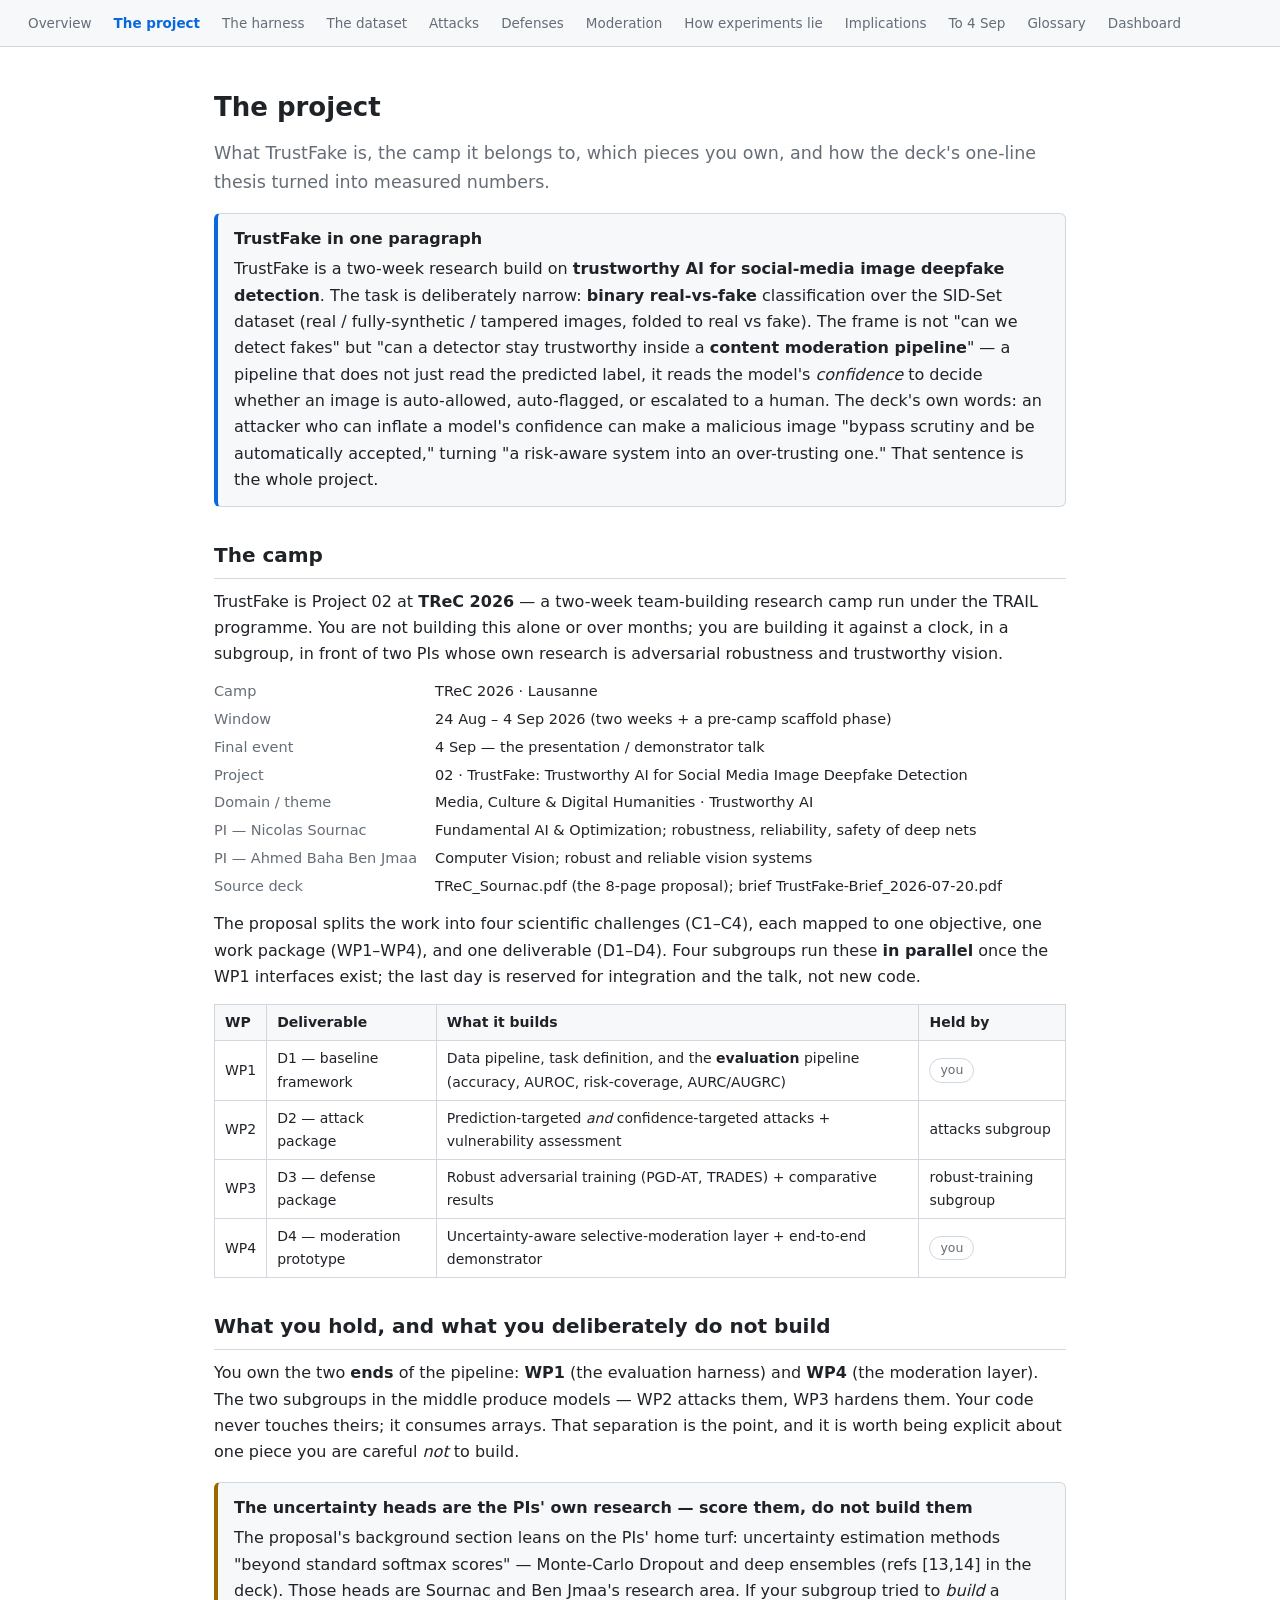
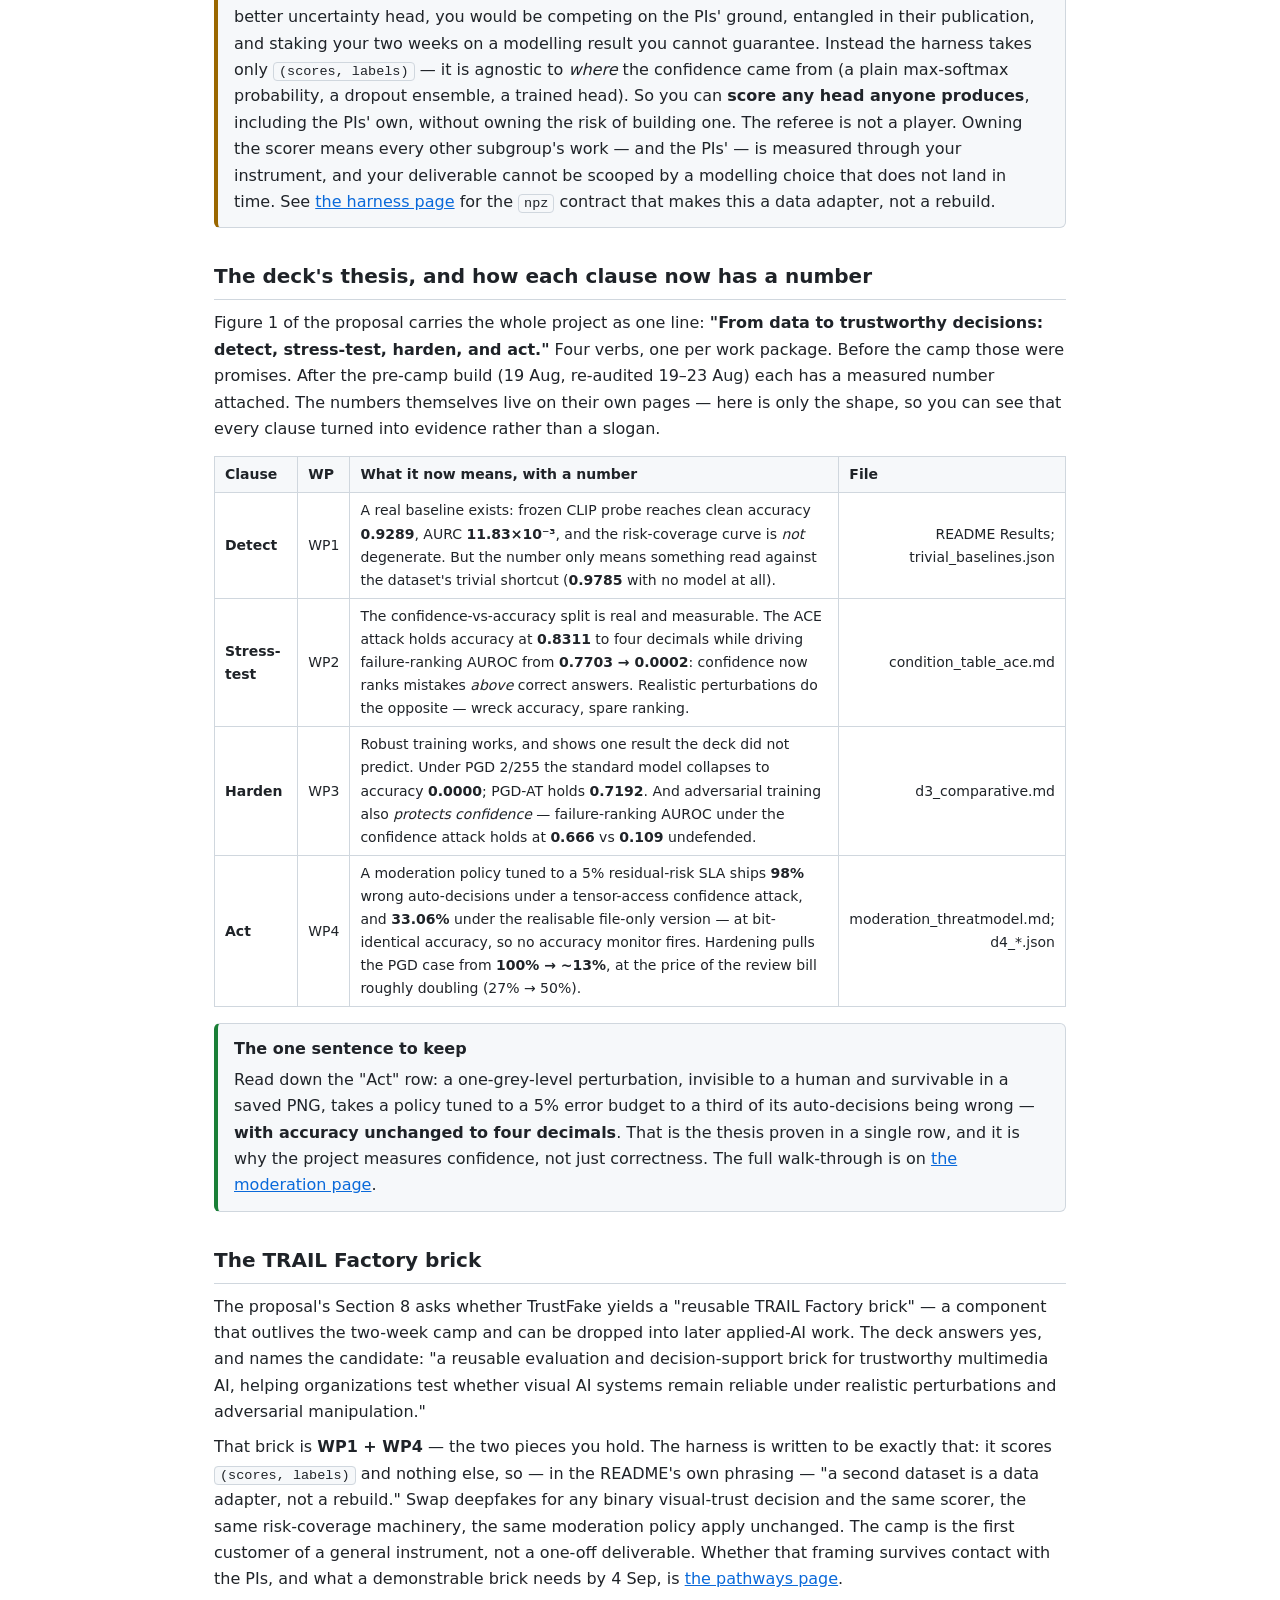
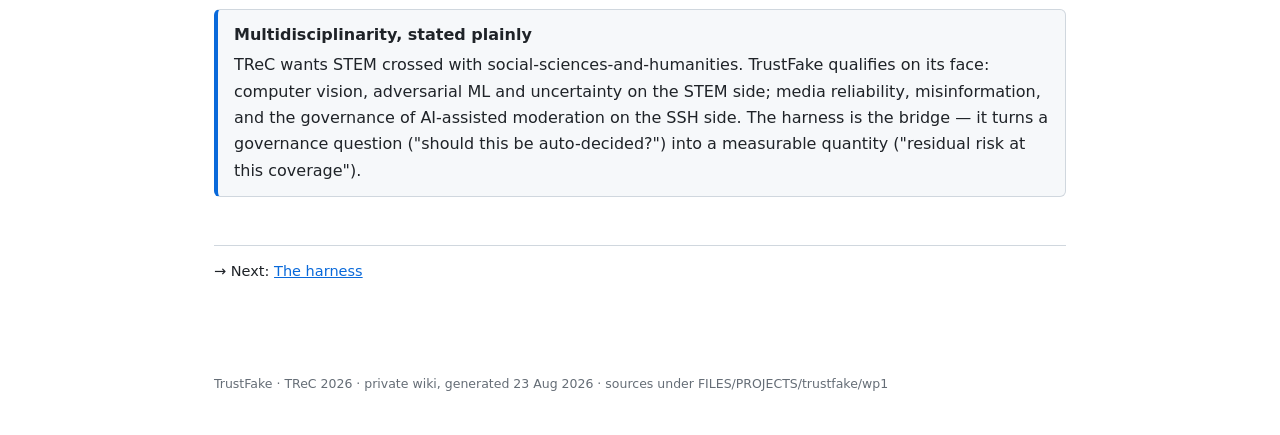
<file: docs/wiki/project.html>
<!doctype html><html lang="en"><head><meta charset="utf-8">
<meta name="viewport" content="width=device-width,initial-scale=1">
<title>The project · TrustFake wiki</title>
<link rel="stylesheet" href="style.css"></head><body>
<nav>
<a href="index.html">Overview</a>
<a href="project.html" class="here">The project</a>
<a href="harness.html">The harness</a>
<a href="dataset.html">The dataset</a>
<a href="attacks.html">Attacks</a>
<a href="defenses.html">Defenses</a>
<a href="moderation.html">Moderation</a>
<a href="epistemics.html">How experiments lie</a>
<a href="implications.html">Implications</a>
<a href="pathways.html">To 4 Sep</a>
<a href="glossary.html">Glossary</a>
<a href="dashboard.html">Dashboard</a>
</nav>
<main>

<h1>The project</h1>
<p class="lead">What TrustFake is, the camp it belongs to, which pieces you own, and how the
deck's one-line thesis turned into measured numbers.</p>

<div class="box"><div class="t">TrustFake in one paragraph</div>
TrustFake is a two-week research build on <b>trustworthy AI for social-media image deepfake
detection</b>. The task is deliberately narrow: <b>binary real-vs-fake</b> classification over
the SID-Set dataset (real / fully-synthetic / tampered images, folded to real vs fake). The
frame is not "can we detect fakes" but "can a detector stay trustworthy inside a <b>content
moderation pipeline</b>" — a pipeline that does not just read the predicted label, it reads the
model's <i>confidence</i> to decide whether an image is auto-allowed, auto-flagged, or escalated
to a human. The deck's own words: an attacker who can inflate a model's confidence can make a
malicious image "bypass scrutiny and be automatically accepted," turning "a risk-aware system
into an over-trusting one." That sentence is the whole project.</div>

<h2>The camp</h2>
<p>TrustFake is Project 02 at <b>TReC 2026</b> — a two-week team-building research camp run under
the TRAIL programme. You are not building this alone or over months; you are building it against
a clock, in a subgroup, in front of two PIs whose own research is adversarial robustness and
trustworthy vision.</p>

<div class="kv">
<b>Camp</b><span>TReC 2026 · Lausanne</span>
<b>Window</b><span>24 Aug – 4 Sep 2026 (two weeks + a pre-camp scaffold phase)</span>
<b>Final event</b><span>4 Sep — the presentation / demonstrator talk</span>
<b>Project</b><span>02 · TrustFake: Trustworthy AI for Social Media Image Deepfake Detection</span>
<b>Domain / theme</b><span>Media, Culture &amp; Digital Humanities · Trustworthy AI</span>
<b>PI — Nicolas Sournac</b><span>Fundamental AI &amp; Optimization; robustness, reliability, safety of deep nets</span>
<b>PI — Ahmed Baha Ben Jmaa</b><span>Computer Vision; robust and reliable vision systems</span>
<b>Source deck</b><span>TReC_Sournac.pdf (the 8-page proposal); brief TrustFake-Brief_2026-07-20.pdf</span>
</div>

<p>The proposal splits the work into four scientific challenges (C1–C4), each mapped to one
objective, one work package (WP1–WP4), and one deliverable (D1–D4). Four subgroups run these
<b>in parallel</b> once the WP1 interfaces exist; the last day is reserved for integration and
the talk, not new code.</p>

<table>
<tr><th>WP</th><th>Deliverable</th><th>What it builds</th><th>Held by</th></tr>
<tr><td>WP1</td><td>D1 — baseline framework</td><td>Data pipeline, task definition, and the <b>evaluation</b> pipeline (accuracy, AUROC, risk-coverage, AURC/AUGRC)</td><td><span class="pill">you</span></td></tr>
<tr><td>WP2</td><td>D2 — attack package</td><td>Prediction-targeted <i>and</i> confidence-targeted attacks + vulnerability assessment</td><td>attacks subgroup</td></tr>
<tr><td>WP3</td><td>D3 — defense package</td><td>Robust adversarial training (PGD-AT, TRADES) + comparative results</td><td>robust-training subgroup</td></tr>
<tr><td>WP4</td><td>D4 — moderation prototype</td><td>Uncertainty-aware selective-moderation layer + end-to-end demonstrator</td><td><span class="pill">you</span></td></tr>
</table>

<h2>What you hold, and what you deliberately do not build</h2>
<p>You own the two <b>ends</b> of the pipeline: <b>WP1</b> (the evaluation harness) and <b>WP4</b>
(the moderation layer). The two subgroups in the middle produce models — WP2 attacks them, WP3
hardens them. Your code never touches theirs; it consumes arrays. That separation is the point,
and it is worth being explicit about one piece you are careful <i>not</i> to build.</p>

<div class="box warn"><div class="t">The uncertainty heads are the PIs' own research — score them, do not build them</div>
The proposal's background section leans on the PIs' home turf: uncertainty estimation methods
"beyond standard softmax scores" — Monte-Carlo Dropout and deep ensembles (refs [13,14] in the
deck). Those heads are Sournac and Ben Jmaa's research area. If your subgroup tried to <i>build</i>
a better uncertainty head, you would be competing on the PIs' ground, entangled in their
publication, and staking your two weeks on a modelling result you cannot guarantee. Instead the
harness takes only <code>(scores, labels)</code> — it is agnostic to <i>where</i> the confidence
came from (a plain max-softmax probability, a dropout ensemble, a trained head). So you can
<b>score any head anyone produces</b>, including the PIs' own, without owning the risk of building
one. The referee is not a player. Owning the scorer means every other subgroup's work — and the
PIs' — is measured through your instrument, and your deliverable cannot be scooped by a modelling
choice that does not land in time. See <a href="harness.html">the harness page</a> for the
<code>npz</code> contract that makes this a data adapter, not a rebuild.</div>

<h2>The deck's thesis, and how each clause now has a number</h2>
<p>Figure 1 of the proposal carries the whole project as one line: <b>"From data to trustworthy
decisions: detect, stress-test, harden, and act."</b> Four verbs, one per work package. Before
the camp those were promises. After the pre-camp build (19 Aug, re-audited 19–23 Aug) each has a
measured number attached. The numbers themselves live on their own pages — here is only the
shape, so you can see that every clause turned into evidence rather than a slogan.</p>

<table>
<tr><th>Clause</th><th>WP</th><th>What it now means, with a number</th><th>File</th></tr>
<tr><td><b>Detect</b></td><td>WP1</td><td>A real baseline exists: frozen CLIP probe reaches clean accuracy <b>0.9289</b>, AURC <b>11.83×10⁻³</b>, and the risk-coverage curve is <i>not</i> degenerate. But the number only means something read against the dataset's trivial shortcut (<b>0.9785</b> with no model at all).</td><td class="num">README Results;<br>trivial_baselines.json</td></tr>
<tr><td><b>Stress-test</b></td><td>WP2</td><td>The confidence-vs-accuracy split is real and measurable. The ACE attack holds accuracy at <b>0.8311</b> to four decimals while driving failure-ranking AUROC from <b>0.7703 → 0.0002</b>: confidence now ranks mistakes <i>above</i> correct answers. Realistic perturbations do the opposite — wreck accuracy, spare ranking.</td><td class="num">condition_table_ace.md</td></tr>
<tr><td><b>Harden</b></td><td>WP3</td><td>Robust training works, and shows one result the deck did not predict. Under PGD 2/255 the standard model collapses to accuracy <b>0.0000</b>; PGD-AT holds <b>0.7192</b>. And adversarial training also <i>protects confidence</i> — failure-ranking AUROC under the confidence attack holds at <b>0.666</b> vs <b>0.109</b> undefended.</td><td class="num">d3_comparative.md</td></tr>
<tr><td><b>Act</b></td><td>WP4</td><td>A moderation policy tuned to a 5% residual-risk SLA ships <b>98%</b> wrong auto-decisions under a tensor-access confidence attack, and <b>33.06%</b> under the realisable file-only version — at bit-identical accuracy, so no accuracy monitor fires. Hardening pulls the PGD case from <b>100% → ~13%</b>, at the price of the review bill roughly doubling (27% → 50%).</td><td class="num">moderation_threatmodel.md;<br>d4_*.json</td></tr>
</table>

<div class="box good"><div class="t">The one sentence to keep</div>
Read down the "Act" row: a one-grey-level perturbation, invisible to a human and survivable in a
saved PNG, takes a policy tuned to a 5% error budget to a third of its auto-decisions being wrong
— <b>with accuracy unchanged to four decimals</b>. That is the thesis proven in a single row, and
it is why the project measures confidence, not just correctness. The full walk-through is on
<a href="moderation.html">the moderation page</a>.</div>

<h2>The TRAIL Factory brick</h2>
<p>The proposal's Section 8 asks whether TrustFake yields a "reusable TRAIL Factory brick" — a
component that outlives the two-week camp and can be dropped into later applied-AI work. The deck
answers yes, and names the candidate: "a reusable evaluation and decision-support brick for
trustworthy multimedia AI, helping organizations test whether visual AI systems remain reliable
under realistic perturbations and adversarial manipulation."</p>

<p>That brick is <b>WP1 + WP4</b> — the two pieces you hold. The harness is written to be exactly
that: it scores <code>(scores, labels)</code> and nothing else, so — in the README's own phrasing
— "a second dataset is a data adapter, not a rebuild." Swap deepfakes for any binary
visual-trust decision and the same scorer, the same risk-coverage machinery, the same moderation
policy apply unchanged. The camp is the first customer of a general instrument, not a one-off
deliverable. Whether that framing survives contact with the PIs, and what a demonstrable brick
needs by 4 Sep, is <a href="pathways.html">the pathways page</a>.</p>

<div class="box"><div class="t">Multidisciplinarity, stated plainly</div>
TReC wants STEM crossed with social-sciences-and-humanities. TrustFake qualifies on its face:
computer vision, adversarial ML and uncertainty on the STEM side; media reliability,
misinformation, and the governance of AI-assisted moderation on the SSH side. The harness is the
bridge — it turns a governance question ("should this be auto-decided?") into a measurable
quantity ("residual risk at this coverage").</div>

<div class="next">→ Next: <a href="harness.html">The harness</a></div>

</main>
<footer>TrustFake · TReC 2026 · private wiki, generated 23 Aug 2026 · sources under
FILES/PROJECTS/trustfake/wp1</footer>
</body></html>
</file>
<file: docs/wiki/style.css>
:root{
  --bg:#0d1117;--panel:#161b22;--line:#30363d;--fg:#e6edf3;--mut:#8b949e;
  --acc:#58a6ff;--good:#3fb950;--warn:#d29922;--bad:#f85149;--code:#1c2128;
}
@media(prefers-color-scheme:light){:root{
  --bg:#ffffff;--panel:#f6f8fa;--line:#d0d7de;--fg:#1f2328;--mut:#656d76;
  --acc:#0969da;--good:#1a7f37;--warn:#9a6700;--bad:#cf222e;--code:#f6f8fa;}}
*{box-sizing:border-box}
body{margin:0;background:var(--bg);color:var(--fg);
  font:16px/1.65 ui-sans-serif,system-ui,"Segoe UI",sans-serif}
nav{position:sticky;top:0;background:var(--panel);border-bottom:1px solid var(--line);
  padding:10px 24px;display:flex;flex-wrap:wrap;gap:4px 14px;font-size:13.5px;z-index:9}
nav a{color:var(--mut);text-decoration:none;padding:2px 4px;border-radius:4px}
nav a:hover{color:var(--fg)} nav a.here{color:var(--acc);font-weight:600}
main{max-width:900px;margin:0 auto;padding:34px 24px 90px}
h1{font-size:26px;margin:.2em 0 .3em} h2{font-size:20px;margin:1.6em 0 .5em;
  border-bottom:1px solid var(--line);padding-bottom:6px}
h3{font-size:16.5px;margin:1.3em 0 .4em}
a{color:var(--acc)} p{margin:.55em 0}
.lead{font-size:17.5px;color:var(--mut)}
table{border-collapse:collapse;margin:14px 0;font-size:14px;width:100%}
th,td{border:1px solid var(--line);padding:6px 10px;text-align:left}
th{background:var(--panel)} td.num,th.num{text-align:right;font-variant-numeric:tabular-nums}
code,pre{font-family:ui-monospace,SFMono-Regular,Menlo,monospace;font-size:13.5px}
code{background:var(--code);border:1px solid var(--line);border-radius:4px;padding:1px 5px}
pre{background:var(--code);border:1px solid var(--line);border-radius:8px;
  padding:14px;overflow-x:auto;line-height:1.5}
pre code{background:none;border:none;padding:0}
.box{border:1px solid var(--line);border-left:4px solid var(--acc);background:var(--panel);
  border-radius:6px;padding:12px 16px;margin:16px 0}
.box.warn{border-left-color:var(--warn)} .box.bad{border-left-color:var(--bad)}
.box.good{border-left-color:var(--good)}
.box .t{font-weight:650;margin-bottom:4px}
.kv{display:grid;grid-template-columns:auto 1fr;gap:4px 18px;margin:12px 0;font-size:14.5px}
.kv b{color:var(--mut);font-weight:500;white-space:nowrap}
.pill{display:inline-block;border:1px solid var(--line);border-radius:99px;
  padding:1px 10px;font-size:12.5px;color:var(--mut);margin-right:6px}
footer{max-width:900px;margin:0 auto;padding:0 24px 40px;color:var(--mut);font-size:12.5px}
.next{margin-top:48px;padding-top:14px;border-top:1px solid var(--line);font-size:14.5px}
</file>
